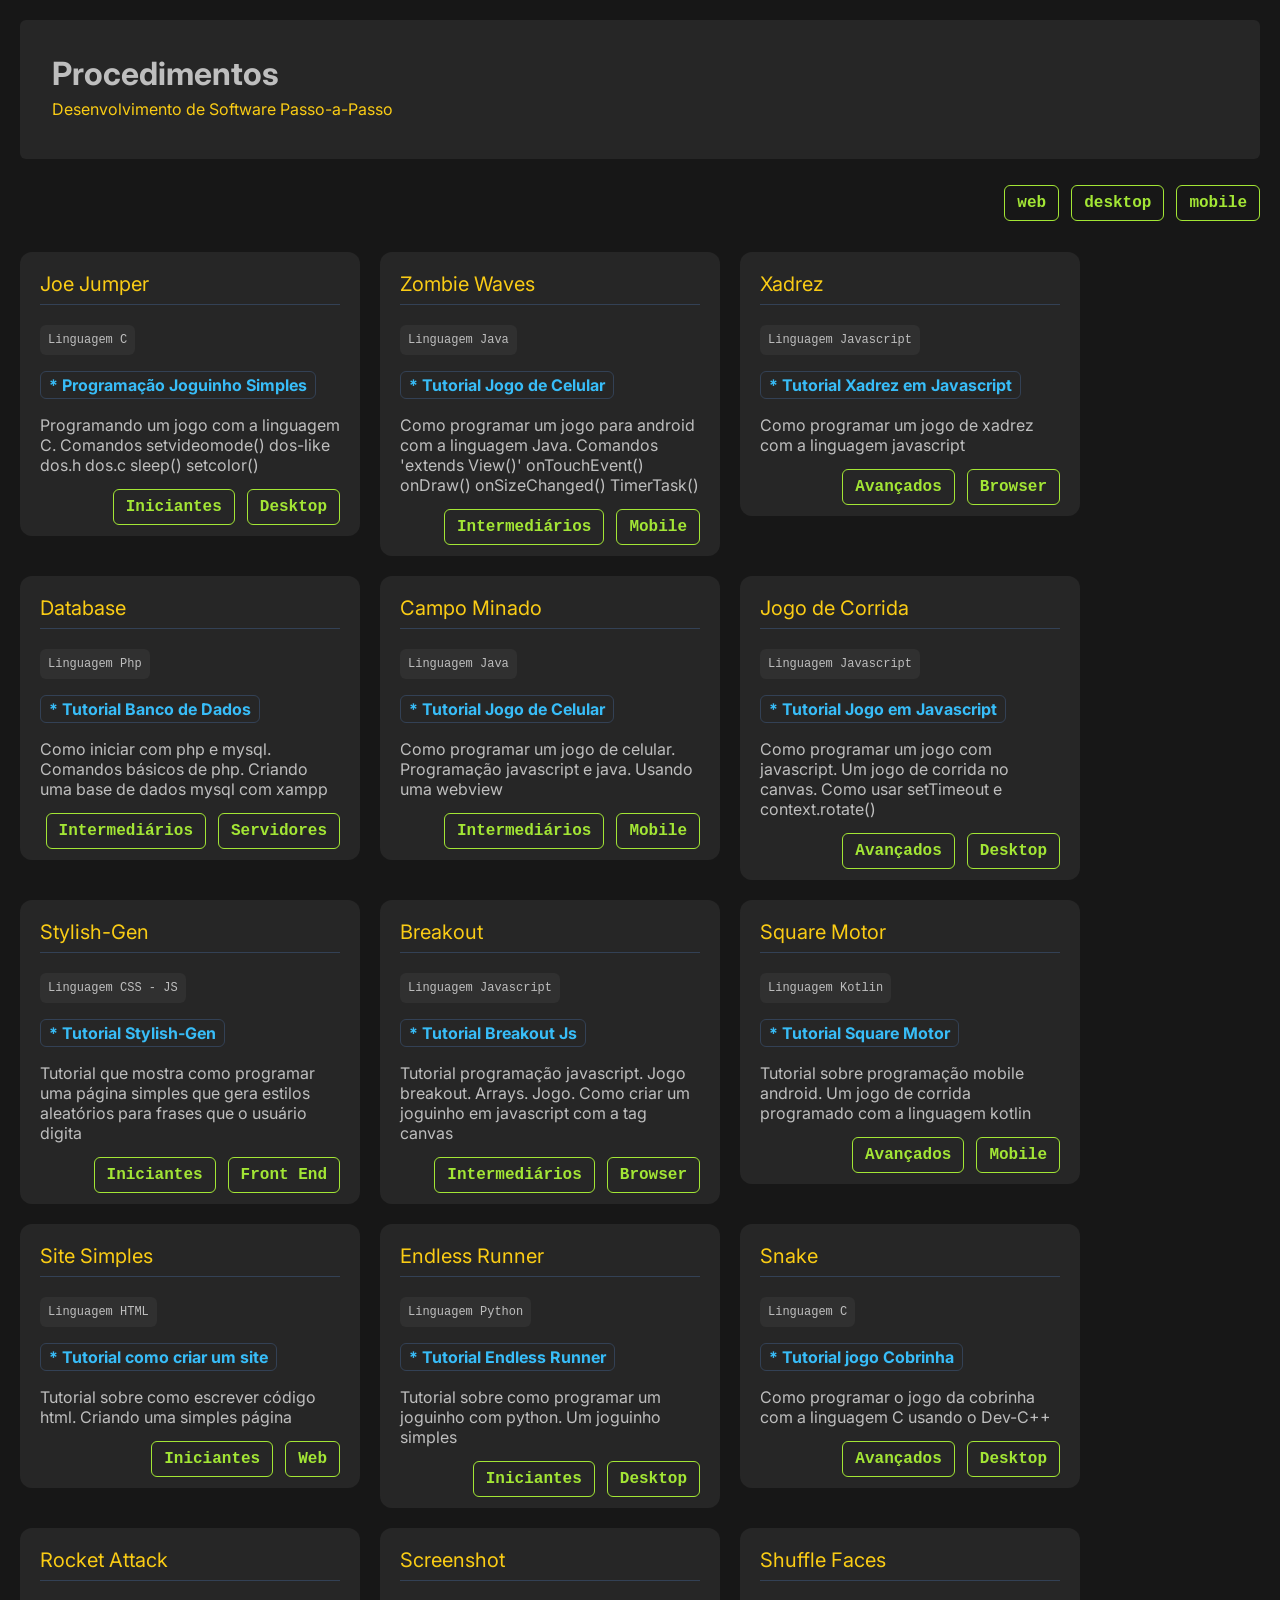
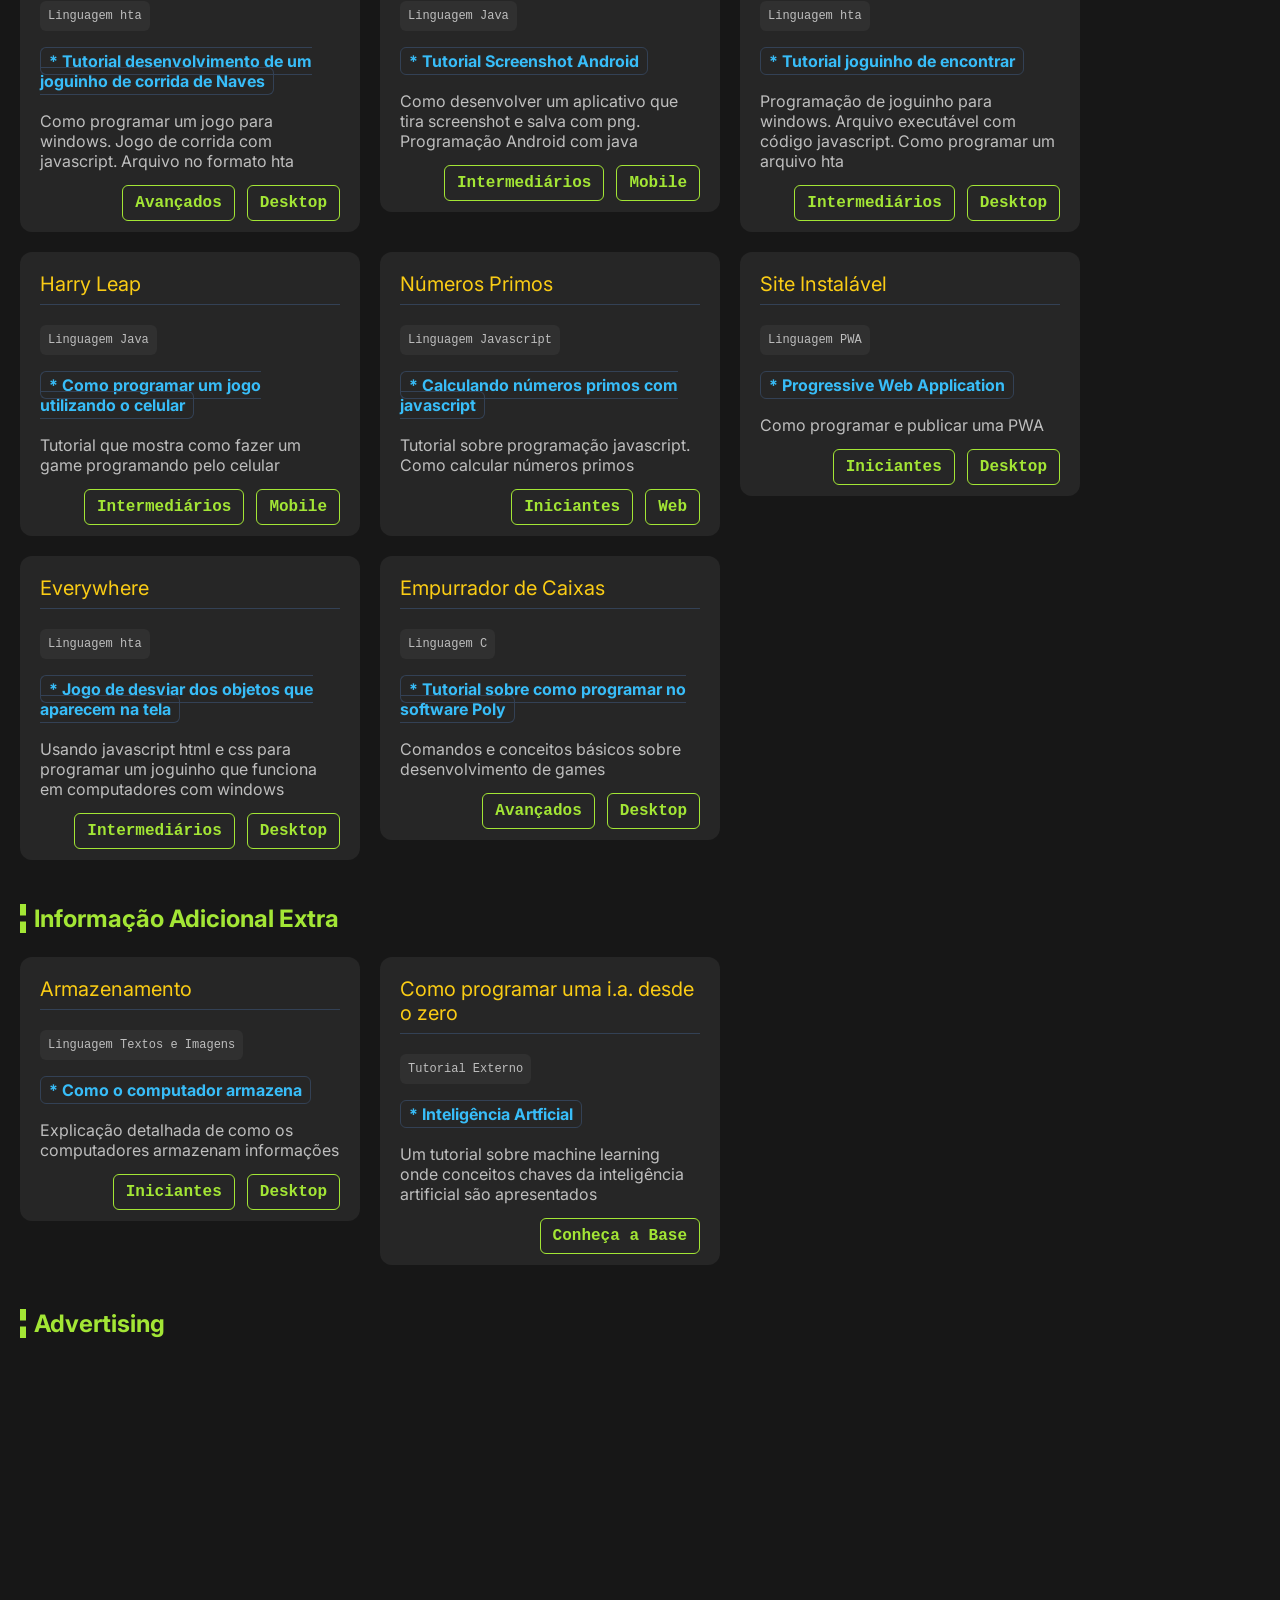
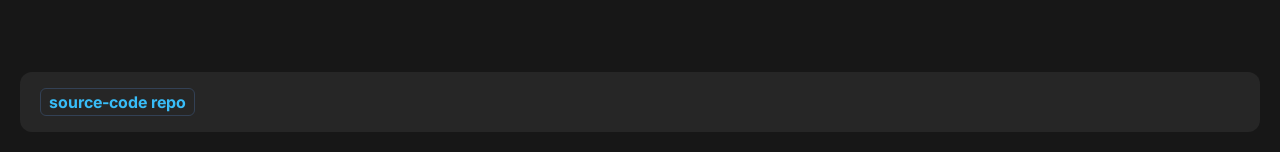
<file: index.html>
<!DOCTYPE html>
<html lang="pt-br">
<head>
<title>Procedimentos</title>
<link rel="stylesheet" href="https://fonts.googleapis.com/css2?family=Inter&display=swap" />
<meta name="description" content="Tutoriais sobre programação para jogos em diversas linguagens de programação. Desenvolvimento de software a partir da programação.">
<meta charset="utf-8">
<meta name="viewport" content="width=device-width">
<style>
body{font-family:Inter;background:#171717;color:#bebebe;margin:20px;}
header{background:#262626;cursor:pointer;border-radius:6px;padding:12px 32px 24px;}
h1{margin:22px 0px -10px 0px;color:#bebebe;}
p{color:#facc15;}
.badge{background:#303030;padding:8px;border-radius:6px;font-size:12px;font-family:Courier;line-height:30px;}
.card{width:300px;margin-right:20px;margin-bottom:20px;display:inline-block;vertical-align:top;}
.card p{text-align:left;padding-bottom:14px;color:#94a3b8;}
.links{text-align:right;}
.links a{text-decoration:none;color:#a3e635;padding:8px 12px;border-radius:6px;border:1px solid #a3e635;font-family:Courier;}
.title{text-align:left;font-size:20px;padding-bottom:8px;display:flex;align-items:center;cursor:pointer;border-bottom:1px solid #334155;color:#facc15;}
#main{padding-left:20px;padding-right:20px;}
article{border-radius:6px;background:#262626;border-radius:12px;padding:20px;}
a{cursor:pointer;color:#38bdf8;font-weight:bold;text-decoration:none;background:38bdf8;border:1px solid #334155;padding:3px 8px;border-radius:6px;}
b{color:#facc15;font-size:18px;}
h3{border-left:6px dashed #a3e635;color:#a3e635;padding-left:8px;font-size:24px;}
li{margin-left:30px;}
small{float:right;color:#5c5c5c;cursor:pointer;padding:0px 6px 6px;}
.imagem{width:100%;max-width:500px;cursor:pointer;}
@keyframes pisca{0%{opacity:1;}1%{opacity:0.5;}2%{opacity:1;}
}
</style>
<link href="prism.css" rel="stylesheet">
</head>

<body onhashchange="main();">
    <header onclick="location.href='index.html';">
        <h1 onclick="if(location.hash=='')listacategorias('todos');else location.hash='';">Procedimentos</h1>
        <p>Desenvolvimento de Software Passo-a-Passo</p>
    </header><br>

    <div id="main"></div>
	<h1>
		<a</a>
	</h1>
	<main></main>
	<article>
		<a href="https://github.com/baideruls/Procedimentos">
			<span>source-code repo</span>
		</a>
	</article>
</body>

<script>
procedimentos=[];
etapas=[];

function main(){
	procedimento=parseInt(location.hash.substring(1));
	if(!(procedimento>-1&&procedimento<procedimentos.length))procedimento=-1;
	if(procedimento==-1)listacategorias('todos'); //tela menu
	else{ //tela detalhes
		scrollTo(0,0);
		conteudo='';
		for(x=0;x<etapas[procedimento].length;x++)conteudo+=etapas[procedimento][x].replace("<h2>","<article><div class=title><span class=badge>"+(x*10+parseInt(Math.random()*10))+"."+parseInt(Math.random()*10)+"</span>&nbsp;").replace("</h2>","</div><br>")+"</article><br>";
		conteudo+="<article><div class=title><span class=badge>"+(x*10+parseInt(Math.random()*10))+"."+parseInt(Math.random()*10)+"</span> &nbsp; Deixe Comentários</div><br><div id=disqus_thread></div></article><br>";
		document.getElementsByTagName("main")[0].innerHTML=conteudo;
		disqus_config=function(){
			this.page.url=location.href;
			this.page.identifier=location.href;
		};
		Prism.highlightAll();
		s=document.createElement('script');
		s.src='https://tutoriais-procedimentos.disqus.com/embed.js';
		s.setAttribute('data-timestamp', +new Date());
		(document.head||document.body).appendChild(s);
	}
}
function listacategorias(c){
	conteudo='';
	conteudo+="<div class=links><a onclick=\"listacategorias('w');\">web</a> &nbsp; <a onclick=\"listacategorias('d');\">desktop</a> &nbsp; <a onclick=\"listacategorias('m');\">mobile</a></div><br><br>";
	for(x=0;x<procedimentos.length;x++)if(c=="todos"||procedimentos[x][6]==c)if(x!=17)conteudo+=cardprocedimento(x);
	conteudo+="<h3>Informação Adicional Extra</h3>";
	conteudo+=cardprocedimento(17);
	conteudo+="<article onclick=\"window.open('https://baideruls.github.io/Perceptron','_blank');\" class='card'><div class=title>Como programar uma i.a. desde o zero</div><br><span class=badge>Tutorial Externo</span><br><br><a> * Inteligência Artficial</a><br><br>Um tutorial sobre machine learning onde conceitos chaves da inteligência artificial são apresentados<br><br><div class=links><a>Conheça a Base</a></div></article>";
	conteudo+="<h3>Advertising</h3>";
	conteudo+="<iframe src=https://baideruls.github.io/baiderulsads/baiderulsads.html style='width:326px;height:306px;border:none;'></iframe>";
	document.getElementsByTagName("main")[0].innerHTML=conteudo;
}
animacao=0;
function cardprocedimento(x){return "<article style='animation:pisca 7s "+(animacao++%7)+"s infinite;' onclick=\"location.hash='"+x+"';\" class='"+procedimentos[x][6]+" card'><div class=title>"+procedimentos[x][0]+"</div><br><span class=badge>Linguagem "+procedimentos[x][2]+"</span><br><br><a> * "+procedimentos[x][4]+"</a><br><br>"+procedimentos[x][5]+"<br><br><div class=links><a>"+procedimentos[x][3]+"</a> &nbsp; <a>"+procedimentos[x][1]+"</a></div></article>";}

// --- db.js
procedimentos=[
["Joe Jumper","Desktop","C","Iniciantes","Programação Joguinho Simples","Programando um jogo com a linguagem C. Comandos setvideomode() dos-like dos.h dos.c sleep() setcolor()","d"],
["Zombie Waves","Mobile","Java","Intermediários","Tutorial Jogo de Celular","Como programar um jogo para android com a linguagem Java. Comandos 'extends View()' onTouchEvent() onDraw() onSizeChanged() TimerTask()","m"],
["Xadrez","Browser","Javascript","Avançados","Tutorial Xadrez em Javascript","Como programar um jogo de xadrez com a linguagem javascript","w"],
["Database","Servidores","Php","Intermediários","Tutorial Banco de Dados","Como iniciar com php e mysql. Comandos básicos de php. Criando uma base de dados mysql com xampp","w"],
["Campo Minado","Mobile","Java","Intermediários","Tutorial Jogo de Celular","Como programar um jogo de celular. Programação javascript e java. Usando uma webview","m"],
["Jogo de Corrida","Desktop","Javascript","Avançados","Tutorial Jogo em Javascript","Como programar um jogo com javascript. Um jogo de corrida no canvas. Como usar setTimeout e context.rotate()","d"],
["Stylish-Gen","Front End","CSS - JS","Iniciantes","Tutorial Stylish-Gen","Tutorial que mostra como programar uma página simples que gera estilos aleatórios para frases que o usuário digita","w"],
["Breakout","Browser","Javascript","Intermediários","Tutorial Breakout Js","Tutorial programação javascript. Jogo breakout. Arrays. Jogo. Como criar um joguinho em javascript com a tag canvas","w"],
["Square Motor","Mobile","Kotlin","Avançados","Tutorial Square Motor","Tutorial sobre programação mobile android. Um jogo de corrida programado com a linguagem kotlin","m"],
["Site Simples","Web","HTML","Iniciantes","Tutorial como criar um site","Tutorial sobre como escrever código html. Criando uma simples página","w"],
["Endless Runner","Desktop","Python","Iniciantes","Tutorial Endless Runner","Tutorial sobre como programar um joguinho com python. Um joguinho simples","d"],
["Snake","Desktop","C","Avançados","Tutorial jogo Cobrinha","Como programar o jogo da cobrinha com a linguagem C usando o Dev-C++","d"],
["Rocket Attack","Desktop","hta","Avançados","Tutorial desenvolvimento de um joguinho de corrida de Naves","Como programar um jogo para windows. Jogo de corrida com javascript. Arquivo no formato hta","d"],
["Screenshot","Mobile","Java","Intermediários","Tutorial Screenshot Android","Como desenvolver um aplicativo que tira screenshot e salva com png. Programação Android com java","m"],
["Shuffle Faces","Desktop","hta","Intermediários","Tutorial joguinho de encontrar","Programação de joguinho para windows. Arquivo executável com código javascript. Como programar um arquivo hta","d"],
["Harry Leap","Mobile","Java","Intermediários","Como programar um jogo utilizando o celular","Tutorial que mostra como fazer um game programando pelo celular","m"],
["Números Primos","Web","Javascript","Iniciantes","Calculando números primos com javascript","Tutorial sobre programação javascript. Como calcular números primos","w"],
["Armazenamento","Desktop","Textos e Imagens","Iniciantes","Como o computador armazena","Explicação detalhada de como os computadores armazenam informações","e"],
["Site Instalável","Desktop","PWA","Iniciantes","Progressive Web Application","Como programar e publicar uma PWA","d"],
["Everywhere","Desktop","hta","Intermediários","Jogo de desviar dos objetos que aparecem na tela","Usando javascript html e css para programar um joguinho que funciona em computadores com windows","d"],
["Empurrador de Caixas","Desktop","C","Avançados","Tutorial sobre como programar no software Poly","Comandos e conceitos básicos sobre desenvolvimento de games","d"]];
etapas[0]=[`<h2>Programar Jogo na Linguagem C</h2>Esse tutorial é indicado para iniciantes.<br><br>O tutorial mostra passo-a-passo como desenvolver um joguinho simples.<br><br><img class=imagem src=res/0/ss7.png onclick="window.open(this.src,'_blank');"><br><br>O foco do tutorial é escrita de código, mas além disso também é necessário instalar um compilador.`,
`<h2>Download do Compilador</h2><a href=res/0/Tutorial.zip>Esse arquivo</a> contém o compilador.<br><br>Compilador é um software que recebe código-fonte e transforma em arquivo executável.<br><br>Baixe o compilador e extraia a pasta 'Tutorial' para a área de trabalho.`,
`<h2>Começando a Escrever</h2>Para ver como compilar abra o bloco de notas e digite:<pre><code class="language-c">hello world</code></pre>Salve o arquivo na pasta 'Tutorial'<br><br>Clique em "Arquivo -> Salvar Como"<br><br>Dê o nome "jogo.c" para o arquivo.<br><br>No campo "Tipo" selecione a opção "Todos os Arquivos"<br><br><img class=imagem src=res/0/ss1.png onclick="window.open(this.src,'_blank');"><br><br>Com isso a gente já criou o arquivo que vai conter o código-fonte que o compilador vai transformar em executável.<br><br>Mas por enquanto o conteúdo do arquivo ainda não é código-fonte.<br><br>A linguagem C tem umas regras que esse tutorial vai explicar.`,
`<h2>Conhecendo o Compilador</h2>Para começar vamos tentar compilar esse arquivo:<br><br>Com as teclas de atalho 'windows + r' o windows abre uma janelinha para receber um comando:<br><br><img class=imagem src=res/0/ss2.png onclick="window.open(this.src,'_blank');"><br><br>Digite "cmd" e aperte "enter".<br><br>Isso abre a tela do prompt/ms-dos<br><br>Digite "cd Desktop"<br><br>Isso significa "change directory para a área de trabalho"<br><br>Depois digite "cd Tutorial"<br><br><img class=imagem src=res/0/ss3.png onclick="window.open(this.src,'_blank');"><br><br>O compilador está dentro da pasta 'tcc' mas não vamos andar até lá porque o código-fonte está na pasta 'Tutorial'.<br><br>O comando para usar o compilador fica:<pre><code class="language-c">tcc/tcc jogo.c</code></pre>`,
`<h2>Código em Linguagem C</h2>Quando esse comando é executado o compilador exibe uma <b>'mensagem de erro'</b> na janelinha do ms-dos.<br>Porque esse código é inválido.<br><br><img class=imagem src=res/0/ss4.png onclick="window.open(this.src,'_blank');"><br><br>Vamos editar o arquivo 'jogo.c' para que o compilador gere um arquivo executável.<br><br>Digite:<pre><code class="language-c">#include&lt;stdio.h>\nint main(){\n	printf("hello world");\n	return 0;\n}</code></pre>e salve.<br><br>Nessas cinco linhas tem um código-fonte que o compilador entende.<br><br>Se mandar para o compilador <b>(com o comando 'tcc/tcc jogo.c')</b> ele deve gerar um arquivo executável.<br>Se ele exibir alguma 'mensagem de erro' pode ser erro de digitação ou o ms-dos não está no diretório 'Tutorial'<br><br>Essa linha do <b>'include'</b> desbloqueia a função <b>'printf'</b> (que serve para exibir uma mensagem na tela)<br><br>Essa linha do <b>main()</b> indica para o compilador que aí começa o código.<br><br>A linha <b>'printf'</b> envia essa string para a tela.`,
`<h2>Arquivo Executável</h2>Com o comando <b>'tcc/tcc jogo.c'</b> um arquivo chamado jogo.exe deve ser gerado.<br><br>\nEsse arquivo pode ser executado com duplo-clique do mouse mas por enquanto vamos utilizar o ms-dos para executá-lo.<br><br>\nDigite 'jogo.exe'<br><br>\nSe tudo está certo, uma mensagem "hello world" deve ser exibida no prompt !<br><br>\nIsso significa que o comando 'printf' funcionou<br>\no 'include' funcionou<br>\na 'função main' funcionou<br>\no compilador funcionou<br>\ne o executável funcionou.<br><br>\nAgora vamos editar esse código-fonte para começar a programar o joguinho.\n`,
`<h2>Tiny C Compiler & dos-like</h2>Os arquivos dentro da pasta 'dos-like' são uma extensão do compilador 'tcc'<br><br>\ntcc é 'tiny C compiler'<br><br>\nO conteúdo da pasta 'dos-like' são uns arquivos que servem para que o desenvolvedor gere softwares baseado em 'ms-dos'.<br>\nÉ tipo uma homenagem à época do início da popularização da computação.<br><br>\nA iniciativa 'dos-like' é interessante para nós porque serve para mostrar como era programar computadores nessa época.<br><br>\nÀ partir daqui esse tutorial não vai mais usar o comando printf\n`,
`<h2>Modo Gráfico</h2>O jogo utilizará o modo gráfico do ms-dos para desenhar os elementos na tela<br><br>\nA linha do 'include stdio' pode ser apagada<br><br>\nVamos usar o comando include para vincular o código da iniciativa <b>dos-like</b><pre><code class="language-c">#include "dos-like/dos.h"</code></pre>\nA linha do 'printf' deve ser apagada.<br><br>\nNo seu lugar vai a linha que coloca a tela no modo grafico do ms-dos:<pre><code class="language-c">	setvideomode(videomode_320x200);</code></pre>\nDentro de um loop (que é encerrado quando o user pressiona 'Esc') vão os comandos que desenham na tela<br><br>\nO comando que escolhe a cor cinza claro para desenhar o background do jogo:<pre><code class="language-c">		setcolor(15);</code></pre>\nUma variável chamada <b>background</b> amazena 8 números correspondentes a 4 coordenadas (x,y) do background<br>\n(20,30)=canto superior esquerdo<br>\n(300,30)=canto superior direito<br>\n(300,100)=canto inferior direito<br>\n(20,100)=canto inferior esquerdo<pre><code class="language-c">		int background[8]={20,30,300,30,300,100,20,100};</code></pre>\nO comando <b>fillpoly</b> preenche na tela o retângulo descrito nessas 4 coordenadas.<pre><code class="language-c">		fillpoly(background,4);</code></pre>\nA função <b>waitvbl</b> é parte importante da biblioteca <b>dos-like</b><br><br>\nO código do arquivo <b>jogo.c</b> fica:<pre><code class="language-c">#include "dos-like/dos.h"\nint main(){\n	setvideomode(videomode_320x200);\n	while(!keystate(KEY_ESCAPE)){\n		setcolor(15);\n		int background[8]={20,30,300,30,300,100,20,100};\n		fillpoly(background,4);\n		waitvbl();\n	}\n	return 0;\n}</code></pre>\nPara compilar (gerar o arquivo executável) o comando mudou para:<pre><code class="language-c">tcc/tcc jogo.c dos-like/dos.c</code></pre>\n(porque é preciso vincular o 'dos-like' no executável)<br><br>\n<b>Verifique</b> se o prompt exibe alguma 'mensagem de erro'.<br>\nSe tudo ocorreu bem o arquivo jogo.exe foi gerado novamente e ele <b>agora</b> exibe uma tela assim:<br><br>\n<img class=imagem src=res/0/ss5.png onclick="window.open(this.src,'_blank');">\n`,
`<h2>Desenhando o Obstáculo</h2>Ainda dentro do loop vamos criar uma variável <b>obs1</b> que vai armazenar 6 números.<br><br>\nSão as coordenadas dos vértices de um triângulo.<br><br>\nO obstáculo irá se mover pela tela, mas por enquanto ele fica fixo em uma posição.<pre><code class="language-c">		setcolor(12);\n		int obs1[6]={292,98,296,88,300,98};\n		fillpoly(obs1,3);</code></pre>\nQuando gera novamente o arquivo (e executa ele), a tela deve ficar assim:<br><br>\n<img class=imagem src=res/0/ss6.png onclick="window.open(this.src,'_blank');"><br><br>\nVerifique se não tem erro na hora de gerar o .exe pois pode acontecer de não gerar um <b>novo arquivo</b> e você rodar uma versão (do exe) sem as alterações\n`,
`<h2>Fazendo o obstáculo se mover</h2>A gente cria uma variável obstaculo1 com a posição do obstáculo.<br><br>\nDaí a gente incrementa o valor dessa variável de tempos em tempos (milissegundos)<br><br>\nE desenha novamente o background e o obstáculo (na posição atualizada)<pre><code class="language-c">#include "dos-like/dos.h"\nint main(){\n	int obstaculo1=0;\n	setvideomode(videomode_320x200);\n	while(!keystate(KEY_ESCAPE)){\n		setcolor(15);\n		int background[8]={20,30,300,30,300,100,20,100};\n		fillpoly(background,4);\n		setcolor(12);\n		obstaculo1=(obstaculo1+3)%274;\n		int obs1[6]={292-obstaculo1,98,296-obstaculo1,88,300-obstaculo1,98};\n		if(obstaculo1>0)fillpoly(obs1,3);\n		sleep(20);\n		waitvbl();\n	}\n	return 0;\n}</code></pre>\nA função <b>sleep</b> serve para 'esperar passar' 20 milissegundos (e depois continuar...)\n`,
`<h2>Desenhando o Joe</h2><pre><code class="language-c">		setcolor(2);\n		int cabeca[8]={52,80,56,80,56,83,52,83};\n		fillpoly(cabeca,4);\n		int bracos[8]={48,84,60,84,60,86,48,86};\n		fillpoly(bracos,4);\n		int tronco[8]={53,86,56,86,56,91,53,91};\n		fillpoly(tronco,4);\n		int pernadir[8]={52,91,54,91,54,98,52,98};\n		fillpoly(pernadir,4);\n		int pernaesq[8]={55,91,57,91,57,98,55,98};\n		fillpoly(pernaesq,4);</code></pre>\n`,
`<h2>Fazendo o Joe Pular</h2>Assim como para alterar a posição do obstáculo basta alterar uma variável...<br>\ncom o Joe também será assim.<br><br>\nA variável <b>altura</b> indicará onde o Joe será desenhado.<br><br>\nAs variáveis cabeça,braços,tronco e pernas terão valores baseados na altura.<pre><code class="language-c">	int altura=0;</code></pre><pre><code class="language-c">		int cabeca[8]={52,80-altura,56,80-altura,56,83-altura,52,83-altura};\n		fillpoly(cabeca,4);\n		int bracos[8]={48,84-altura,60,84-altura,60,86-altura,48,86-altura};\n		fillpoly(bracos,4);\n		int tronco[8]={53,86-altura,56,86-altura,56,91-altura,53,91-altura};\n		fillpoly(tronco,4);\n		int pernadir[8]={52,91-altura,54,91-altura,54,98-altura,52,98-altura};\n		fillpoly(pernadir,4);\n		int pernaesq[8]={55,91-altura,57,91-altura,57,98-altura,55,98-altura};\n		fillpoly(pernaesq,4);</code></pre>\nPara tratar o pulo serão necessárias 5 condições:\n<li>se o joe está no chão e começa o pulo</li>\n<li>se o joe está subindo</li>\n<li>se o joe está descendo</li>\n<li>o momento que ele para de subir</li>\n<li>o momento que ele para de descer</li><pre><code class="language-c">		if(altura==0&&keystate(KEY_UP))altura=5;\n		if(altura%4==1)altura+=4;\n		if(altura%4==3)altura-=4;\n		if(altura>28)altura=31;\n		if(altura&lt;2)altura=0;</code></pre>\n`,
`<h2>Acabamento</h2>Na versão final está implementada a detecção da colisão e	um 'restart da fase':<pre><code class="language-c">#include "dos-like/dos.h"\nint obstaculo1,obstaculo2,obstaculo3,altura,gameover;\nvoid init(){\n	obstaculo1=-250;\n	obstaculo2=-250;\n	obstaculo3=-250;\n	altura=0;\n	gameover=0;\n}\nint main(){\n	setvideomode(videomode_320x200);\n	init();\n	while(!keystate(KEY_ESCAPE)){\n		if(gameover!=0){\n			if(keystate(KEY_UP))init();\n		}else{\n			if(altura==0&amp;&amp;keystate(KEY_UP))altura=5;\n			if(altura%4==1)altura+=4;\n			if(altura%4==3)altura-=4;\n			if(altura>28)altura=31;\n			if(altura&lt;2)altura=0;\n			setcolor(15);\n			int background[8]={20,30,300,30,300,100,20,100};\n			fillpoly(background,4);\n			setcolor(2);\n			int cabeca[8]={52,80-altura,56,80-altura,56,83-altura,52,83-altura};\n			fillpoly(cabeca,4);\n			int bracos[8]={48,84-altura,60,84-altura,60,86-altura,48,86-altura};\n			fillpoly(bracos,4);\n			int tronco[8]={53,86-altura,56,86-altura,56,91-altura,53,91-altura};\n			fillpoly(tronco,4);\n			int pernadir[8]={52,91-altura,54,91-altura,54,98-altura,52,98-altura};\n			fillpoly(pernadir,4);\n			int pernaesq[8]={55,91-altura,57,91-altura,57,98-altura,55,98-altura};\n			fillpoly(pernaesq,4);\n			setcolor(12);\n			obstaculo1=(obstaculo1+3)%274;\n			obstaculo2=(obstaculo2+4)%274;\n			obstaculo3=(obstaculo3+5)%274;\n			int obs1[6]={292-obstaculo1,98,296-obstaculo1,88,300-obstaculo1,98};\n			int obs2[6]={292-obstaculo2,98,296-obstaculo2,88,300-obstaculo2,98};\n			int obs3[6]={292-obstaculo3,98,296-obstaculo3,88,300-obstaculo3,98};\n			if(obstaculo1>0)fillpoly(obs1,3);\n			if(obstaculo2>0)fillpoly(obs2,3);\n			if(obstaculo3>0)fillpoly(obs3,3);\n			if(obstaculo1>232&amp;&amp;obstaculo1&lt;242&amp;&amp;altura&lt;9)gameover=1;\n			if(obstaculo2>232&amp;&amp;obstaculo2&lt;242&amp;&amp;altura&lt;9)gameover=1;\n			if(obstaculo3>232&amp;&amp;obstaculo3&lt;242&amp;&amp;altura&lt;9)gameover=1;\n			sleep(20);\n			waitvbl();\n		}\n	}\n	return 0;\n}</code></pre>`,
`<h2>Poly</h2>Conheça também o <a href=https://baideruls.github.io/Poly>software poly</a> que funciona como facilitador para programação em linguagem C`];
etapas[1]=[`<h2>Programando um joguinho de celular</h2>Esse tutorial se propõe a demonstrar como programar o joguinho sem <b>framework</b> ou <b>game-engine</b>.<br>\nProgramação java (nível intermediário)\n`,
`<h2>Imagens do Jogo</h2><a href=res/1/drawable.zip>Nesse link</a> estão todas as imagens utilizadas no jogo.<br><br>\nA maioria dessas imagens é disponibilizadas pelo site https://kenney.nl<br><br>\nSão poucas imagens porque esse é um jogo pequeno.\n`,
`<h2>Iniciando o projeto</h2>Na hora de iniciar o projeto escolha a opção '<b>activity em branco</b>' e dê o nome 'zombie.waves' ao pacote.<br><br>\n\nDepois que o compilador gerou a base do app, deve haver uma pasta <b>/main/</b> que contém uma pasta <b>/java/</b> e uma pasta <b>/res/</b> e um <b>Manifest</b><br><br>\n\n<img class=imagem src=res/1/screenshot1.png onclick="window.open(this.src,'_blank');">\n`,
`<h2>Editando o Manifest</h2>O arquivo <b>AndroidManifest.xml</b> armazena informações sobre o app, mas esse não é um arquivo de código-fonte java.<br>\nÉ como um <b>'arquivo de configuração'</b>.\n<pre><code class="language-markup">&lt;?xml version="1.0" encoding="utf-8"?>\n&lt;manifest xmlns:android="http://schemas.android.com/apk/res/android">\n\n	&lt;application\n			android:allowBackup="true"\n			android:label="zombie waves"\n			android:theme="@android:style/Theme.Black.NoTitleBar.Fullscreen"\n			android:icon="@drawable/attack">\n		&lt;activity\n				android:name=".MainActivity"\n				android:screenOrientation="landscape"\n				android:exported="true">\n			&lt;intent-filter>\n				&lt;action android:name="android.intent.action.MAIN"/>\n				&lt;category android:name="android.intent.category.LAUNCHER"/>\n			&lt;/intent-filter>\n		&lt;/activity>\n	&lt;/application>\n&lt;/manifest></code></pre>\n\nA linha <b>icon ... attack</b> vai apresentar erro porque a não tem uma imagem chamada '<b>attack.png</b>' na pasta <b>/drawable/</b><br>\nA imagem attack.png é a imagem do punho atacando.<br>\nEssa imagem é um botão no jogo e também é (definida no manifest) o ícone do app.<br><br>\n\nDá para deixar o ícone 'default' se você não quiser alterar essa parte do arquivo manifest.<br><br>\n\nAs alterações <b>significativas</b> para esse projeto são:\n<li>style Theme noTitleBar Fullscreen</li>\n<li>screenOrientation landscape</li><br>\n\nPode ser necessário incluir mais algumas linhas nesse arquivo (ou excluir algumas) dependendo do compilador/versão que voce usar.<br><br>\n\nEdite esse arquivo até que não haja erros que impeçam que o executável seja gerado.\n`,
`<h2>Incluindo as imagens no projeto</h2>Dentro da pasta <b>/main/</b> existe a pasta <b>/res/</b> e dentro dela várias outras pastas.<br><br>\nNessas pastas estão os <b>res</b>ources (recursos) do app.<br><br>\nRecursos como imagens, sons, arquivos, textos.<br><br>\n\nQuando o compilador gera a base do app esses recursos são gerados. <b>Mas nesse projeto não precisaremos deles.</b><br>\nTodos os recursos do jogo são as imagens que estão dentro da pasta drawable que está linkada no começo do tutorial<br><br>\n\n<img class=imagem src=res/1/screenshot2.png onclick="window.open(this.src,'_blank');"><br><br>\n\nExclua todas essas pastas de dentro da pasta <b>/res/</b><br>\nColoque no lugar a pasta drawable (descompactada)<br><br>\n\nDepois de excluir pode ser preciso editar mais um pouco o arquivo manifest.\n`,
`<h2>Escrevendo Código</h2>O foco desse tutorial é <b>código java</b>.<br>\nInstalar o compilador, editar o xml e mover os arquivos para os endereços corretos são parte do processo, mas isso não é escrever código.<br><br>\n\nDesse ponto em diante o tutorial apresentará técnicas de escrita de código.\n`,
`<h2>O arquivo MainActivity</h2>Esse é o arquivo que é executado quando o app inicia.<br><br>\n\nÉ melhor reescrever ele para que ele apenas se exiba.<br>\nAssim a gente elimina outros processamentos desnecessários.\n<pre><code class="language-java">package zombie.waves;\n\nimport android.app.Activity;\nimport android.os.Bundle;\nimport android.view.View;\n\npublic class MainActivity extends Activity {\n	protected void onCreate(Bundle bundle) {\n		super.onCreate(bundle);\n		setContentView(new View(this));\n	}\n}</code></pre>\n\nGere um arquivo <b>.apk</b> e instale em um celular.<br><br>\n\nSe você não fizer isso não adianta continuar nesse tutorial.\n`,
`<h2>extends View</h2>A gente cria uma nova classe chamada ZombieWaves.<br>\nA classe onde a maior parte do jogo fica descrita.\n<pre><code class="language-java">package zombie.waves;\n\nimport android.content.Context;\nimport android.view.View;\n\nclass ZombieWaves extends View {\n	public ZombieWaves(Context c) {\n		super(c);\n	}\n}</code></pre>\n`,
`<h2>Usando onDraw e Canvas</h2>O background do jogo é cinza claro e o chão é cinza mais escuro.<br><br>\nPara desenhar esses elementos na tela é preciso utilizar onDraw, Canvas, Paint, DrawRect e outros truques:\n<pre><code class="language-java">package zombie.waves;\n\nimport android.content.Context;\nimport android.graphics.Canvas;\nimport android.graphics.Color;\nimport android.graphics.Paint;\nimport android.view.View;\n\nclass ZombieWaves extends View {\n	Canvas canvas;\n	Paint paint;\n	float screenHeight, screenWidth, fractionScreenSize; //variáveis que armazenam o tamanho da tela desse celular\n\n	public ZombieWaves(Context c) {\n		super(c);\n	}\n\n	protected void onSizeChanged(int newWidth, int newHeight, int oldWidth, int oldHeight) { //essa função é executada automaticamente quando inicia\n		super.onSizeChanged(newWidth, newHeight, oldWidth, oldHeight);\n		screenWidth = newWidth;\n		screenHeight = newHeight;\n		fractionScreenSize = screenHeight / 600;\n	}\n\n	protected void onDraw(Canvas c) {\n		super.onDraw(c);\n		canvas = c;\n		paint = new Paint();\n\n		paint.setColor(Color.rgb(200, 200, 200));\n		canvas.drawRect(0, 0, screenWidth, (float) (0.74 * screenHeight), paint); //céu\n		paint.setColor(Color.rgb(160, 160, 160));\n		canvas.drawRect(0, (float) (0.74 * screenHeight), screenWidth, screenHeight, paint); //chão\n	}\n}</code></pre>\n\nNa chamada da função setContentView na classe <b>MainActivity</b> a gente passa uma 'nova' instância da classe ZombieWaves:\n<pre><code class="language-java">package zombie.waves;\n\nimport android.app.Activity;\nimport android.os.Bundle;\n\npublic class MainActivity extends Activity {\n	protected void onCreate(Bundle bundle) {\n		super.onCreate(bundle);\n		setContentView(new ZombieWaves(this));\n	}\n}</code></pre>\n\nCrie uma função <b>drawStage()</b> (metodo da classe ZombieWaves)<br>\nColoque dentro dela essas 4 linhas que desenham dois retângulos (céu e chão)<br>\ne chame a função de dentro da <b>onDraw</b>\n`,
`<h2>Colocando o Joe na tela</h2>A classe Joe:<pre><code class="language-java">package zombie.waves;\n\nclass Joe {\n	int position = 12;\n}</code></pre>\n\nUm atributo Bitmap na classe ZombieWaves:<pre><code class="language-java">import android.content.res.Resources;\nimport android.graphics.Bitmap;\nimport android.graphics.BitmapFactory;</code></pre><pre><code class="language-java">	Bitmap joeIdleLeft;</code></pre>\n\nUma variável chamada joe na classe ZombieWaves:<pre><code class="language-java">	Joe joe = new Joe();</code></pre>\n\n\nCalculando o tamanho coreto do Joe na tela:<pre><code class="language-java">		Resources resources = getResources();\n		joeIdleLeft = Bitmap.createScaledBitmap(BitmapFactory.decodeResource(resources, R.drawable.joeidleleft), (int) (130 * fractionScreenSize), (int) (130 * fractionScreenSize), true);</code></pre>\n\nO problema é que cada celular tem uma 'resolução de tela'<br>\nAlguns exibem 320px de largura, outros 400px, 460px...<br><br>\n\nPara lidar com essa situação o png é redimensionado<br>\nMultiplicado por um valor proporcional ao tamanho da tela<br><br>\n\ndraw png<br>\nNa função onDraw<pre><code class="language-java">		canvas.drawBitmap(joeIdleLeft, (int) (joe.position * screenWidth / 30), (int) (0.54 * screenHeight), paint);</code></pre>\n`,
`<h2>Mudando a posição do Joe</h2>O jogo exibe um frame a cada 50 millisegundos.\n<pre><code class="language-java">import java.util.Timer;\nimport java.util.TimerTask;</code></pre><pre><code class="language-java">	TimerTask gameLoop = new TimerTask() {\n		public void run() {\n			//aqui vai o código do jogo (gameLoop)\n			//essa função vai calcular as posições e ações do joe e dos zumbis\n			invalidate();//call onDraw\n		}\n	};</code></pre>\n\nNa onSizeChanged<pre><code class="language-java">		new Timer().schedule(gameLoop, 0, 50);</code></pre>\n\nVariável na classe Joe:<pre><code class="language-java">	boolean direction;</code></pre>\n\nColocar os botões na tela não é complicado:<pre><code class="language-java">	Bitmap leftButton, rightButton, attackButton;</code></pre><pre><code class="language-java">		leftButton = Bitmap.createScaledBitmap(BitmapFactory.decodeResource(resources, R.drawable.left), (int) (120 * fractionScreenSize), (int) (120 * fractionScreenSize), true);\n		rightButton = Bitmap.createScaledBitmap(BitmapFactory.decodeResource(resources, R.drawable.right), (int) (120 * fractionScreenSize), (int) (120 * fractionScreenSize), true);\n		attackButton = Bitmap.createScaledBitmap(BitmapFactory.decodeResource(resources, R.drawable.attack), (int) (120 * fractionScreenSize), (int) (120 * fractionScreenSize), true);</code></pre><pre><code class="language-java">	void drawButtons() {\n		canvas.drawBitmap(leftButton, (int) (0.02 * screenWidth), (int) (0.77 * screenHeight), paint);\n		canvas.drawBitmap(rightButton, (int) (0.02 * screenWidth + 120 * fractionScreenSize), (int) (0.77 * screenHeight), paint);\n		canvas.drawBitmap(attackButton, (int) (0.92 * screenWidth - 120 * fractionScreenSize), (int) (0.77 * screenHeight), paint);\n	}\n</code></pre>\n\nO metodo <b>onTouchEvent</b> 'trata' a ação do user:<pre><code class="language-java">	boolean leftButtonPressed, rightButtonPressed;</code></pre>\n<pre><code class="language-java">	public boolean onTouchEvent(MotionEvent motionEvent) {\n		float x = motionEvent.getX();\n		float y = motionEvent.getY();\n		if (motionEvent.getAction() == MotionEvent.ACTION_UP) {\n			rightButtonPressed = false;\n			leftButtonPressed = false;\n		} else {\n			if (x < (0.02 * screenWidth) + (120 * fractionScreenSize) && y > 0.74 * screenHeight) {\n				joe.direction = true;\n				leftButtonPressed = true;\n			}\n			if (x > (0.02 * screenWidth) + (120 * fractionScreenSize) && x < (0.02 * screenWidth) + (300 * fractionScreenSize) && y > 0.74 * screenHeight) {\n				joe.direction = false;\n				rightButtonPressed = true;\n			}\n		}\n		return true;\n	}</code></pre>\n\nO código fica assim:<pre><code class="language-java">package zombie.waves;\n\nimport android.content.Context;\nimport android.content.res.Resources;\nimport android.graphics.Canvas;\nimport android.graphics.Color;\nimport android.graphics.Paint;\nimport android.view.View;\nimport android.graphics.Bitmap;\nimport android.graphics.BitmapFactory;\nimport android.view.MotionEvent;\n\nimport java.util.Timer;\nimport java.util.TimerTask;\n\nclass ZombieWaves extends View {\n	Joe joe = new Joe();\n	boolean leftButtonPressed, rightButtonPressed;\n\n	Canvas canvas;\n	Paint paint;\n	Bitmap joeIdleLeft, joeIdleRight;\n	Bitmap leftButton, rightButton, attackButton;\n\n	float screenHeight, screenWidth, fractionScreenSize; //variáveis que armazenam o tamanho da tela desse celular\n\n	public boolean onTouchEvent(MotionEvent motionEvent) {\n		float x = motionEvent.getX();\n		float y = motionEvent.getY();\n		if (motionEvent.getAction() == MotionEvent.ACTION_UP) {\n			rightButtonPressed = false;\n			leftButtonPressed = false;\n		} else {\n			if (x < (0.02 * screenWidth) + (120 * fractionScreenSize) && y > 0.74 * screenHeight) {\n				joe.direction = true;\n				leftButtonPressed = true;\n			}\n			if (x > (0.02 * screenWidth) + (120 * fractionScreenSize) && x < (0.02 * screenWidth) + (300 * fractionScreenSize) && y > 0.74 * screenHeight) {\n				joe.direction = false;\n				rightButtonPressed = true;\n			}\n		}\n		return true;\n	}\n\n	void joeStepLeft() {\n		joe.position--;\n	}\n\n	void joeStepRight() {\n		joe.position++;\n	}\n\n	TimerTask gameLoop = new TimerTask() {\n		public void run() {\n			if (leftButtonPressed && joe.position > 2) joeStepLeft();\n			if (rightButtonPressed && joe.position < 26) joeStepRight();\n			invalidate();//call onDraw\n		}\n	};\n\n	public ZombieWaves(Context c) {\n		super(c);\n	}\n\n	void drawButtons() {\n		canvas.drawBitmap(leftButton, (int) (0.02 * screenWidth), (int) (0.77 * screenHeight), paint);\n		canvas.drawBitmap(rightButton, (int) (0.02 * screenWidth + 120 * fractionScreenSize), (int) (0.77 * screenHeight), paint);\n		canvas.drawBitmap(attackButton, (int) (0.92 * screenWidth - 120 * fractionScreenSize), (int) (0.77 * screenHeight), paint);\n	}\n\n	void drawStage() {\n		paint.setColor(Color.rgb(200, 200, 200));\n		canvas.drawRect(0, 0, screenWidth, (float) (0.74 * screenHeight), paint); //céu\n		paint.setColor(Color.rgb(160, 160, 160));\n		canvas.drawRect(0, (float) (0.74 * screenHeight), screenWidth, screenHeight, paint); //chão\n	}\n\n	protected void onSizeChanged(int newWidth, int newHeight, int oldWidth, int oldHeight) { //essa função é executada automaticamente quando inicia\n		super.onSizeChanged(newWidth, newHeight, oldWidth, oldHeight);\n		screenWidth = newWidth;\n		screenHeight = newHeight;\n		fractionScreenSize = screenHeight / 600;\n\n		Resources resources = getResources();\n		joeIdleLeft = Bitmap.createScaledBitmap(BitmapFactory.decodeResource(resources, R.drawable.joeidleleft), (int) (130 * fractionScreenSize), (int) (130 * fractionScreenSize), true);\n		joeIdleRight = Bitmap.createScaledBitmap(BitmapFactory.decodeResource(resources, R.drawable.joeidleright), (int) (130 * fractionScreenSize), (int) (130 * fractionScreenSize), true);\n\n		leftButton = Bitmap.createScaledBitmap(BitmapFactory.decodeResource(resources, R.drawable.left), (int) (120 * fractionScreenSize), (int) (120 * fractionScreenSize), true);\n		rightButton = Bitmap.createScaledBitmap(BitmapFactory.decodeResource(resources, R.drawable.right), (int) (120 * fractionScreenSize), (int) (120 * fractionScreenSize), true);\n		attackButton = Bitmap.createScaledBitmap(BitmapFactory.decodeResource(resources, R.drawable.attack), (int) (120 * fractionScreenSize), (int) (120 * fractionScreenSize), true);\n\n		new Timer().schedule(gameLoop, 0, 50);\n	}\n\n	void drawJoe() {\n		Bitmap imgJoe;\n		if (joe.direction) {\n			imgJoe = joeIdleLeft;\n		} else {\n			imgJoe = joeIdleRight;\n		}\n		canvas.drawBitmap(imgJoe, (int) (joe.position * screenWidth / 30), (int) (0.54 * screenHeight), paint);\n	}\n\n	protected void onDraw(Canvas c) {\n		super.onDraw(c);\n		canvas = c;\n		paint = new Paint();\n\n		drawStage();\n		drawButtons();\n		drawJoe();\n	}\n}\n</code></pre>\n`,
`<h2>Colocando Zumbis na Tela</h2>\nZumbis se movem uma vez a cada 6 frames<br>\nPor isso existe a variável <b>moveDelay</b><br><br>\n\n<b>hittedDelay</b> é o tempo que o zumbi fica 'sentindo o ataque'\n<pre><code class="language-java">package zombie.waves;\n\nclass Zombie {\n	boolean direction;\n	int moveDelay;\n	int attackDelay;\n	int hittedDelay = 0;\n	int position = 12;\n	int energy;\n}</code></pre>\n\nA classe Joe fica assim:\n<pre><code class="language-java">package zombie.waves;\n\nclass Joe {\n	boolean direction;\n	int position = 12;\n	int energy = 4;\n	int score = 0;\n	int attackDelay = 0;\n	int hittedDelay = 0;\n}</code></pre>\n\nAtributo da classe ZombieWaves<pre><code class="language-java">	Zombie[] zombie = new Zombie[10];</code></pre>\n\nNa onSizeChanged<pre><code class="language-java">		qttZombies = 5;\n		for (int z = 0; z < 10; z++) zombie[z] = new Zombie();\n		for (int z = 0; z &lt; qttZombies; z++) setZombiePosition(zombie[z]);</code></pre>\n\nA função <b>setZombiePosition</b> coloca o zumbi na fila de zumbis que chegam.<br>\nEm uma posição mais ou menos aleatória.\n<pre><code class="language-java">	void setZombiePosition(Zombie z) {\n		z.moveDelay = new Random().nextInt(12);\n		z.direction = new Random().nextBoolean();\n		z.attackDelay = 10;\n		z.energy = 3;\n		int padding;\n		if (joe.score < 12) padding = 6;\n		else padding = 3;\n		if (z.direction) {\n			int far = 30;\n			for (int n = 0; n &lt; qttZombies; n++)\n				if (zombie[n].position > far) far = zombie[n].position;\n			z.position = far + padding + new Random().nextInt(padding) + 1;\n		} else {\n			int far = 3;\n			for (int n = 0; n &lt; qttZombies; n++)\n				if (zombie[n].position < far) far = zombie[n].position;\n			z.position = far - padding - new Random().nextInt(padding) - 1;\n		}\n	}\n</code></pre><pre><code class="language-java">import java.util.Random;</code></pre>\n\nNa gameLoop<pre><code class="language-java">				zombieWalk();</code></pre>\n<pre><code class="language-java">	void zombieWalk() {\n		for (int z = 0; z < qttZombies; z++) {\n			zombie[z].moveDelay--;\n			if (zombie[z].moveDelay < 1) {\n				if (zombie[z].direction) {\n					if (zombie[z].position > joe.position + 2) zombie[z].position--;\n					else zombie[z].position = joe.position + 2;\n				} else {\n					if (zombie[z].position < joe.position - 2) zombie[z].position++;\n					else zombie[z].position = joe.position - 2;\n				}\n				zombie[z].moveDelay = 6;\n			}\n		}\n	}</code></pre>\n\nA função que coloca o zumbi na tela:<pre><code class="language-java">	void drawZombie(Zombie z) {\n		Bitmap imgZombie;\n		if (z.direction) imgZombie = zombieWalkingLeft;\n		else imgZombie = zombieWalkingRight;\n		canvas.drawBitmap(imgZombie, (int) (z.position * screenWidth / 30), (int) (0.54 * screenHeight), paint);\n	}</code></pre>\n`,
`<h2>Código Final</h2>Com movimentação, ataques, delay do dano, tela de game-over e tudo mais\n<pre><code class="language-java">package zombie.waves;\n\nimport android.content.Context;\nimport android.content.res.Resources;\nimport android.graphics.Bitmap;\nimport android.graphics.BitmapFactory;\nimport android.graphics.Canvas;\nimport android.graphics.Color;\nimport android.graphics.Paint;\nimport android.view.MotionEvent;\nimport android.view.View;\n\nimport java.util.Random;\nimport java.util.Timer;\nimport java.util.TimerTask;\n\nclass ZombieWaves extends View {\n	Joe joe = new Joe();\n	Zombie[] zombie = new Zombie[10];\n\n	Canvas canvas;\n	Paint paint;\n\n	boolean leftButtonPressed, rightButtonPressed;\n\n	int qttZombies, endScreenDelay;\n\n	float screenHeight, screenWidth, fractionScreenSize;\n\n	Bitmap heartLeft, heartRight;\n	Bitmap leftButton, rightButton, attackButton;\n	Bitmap skull;\n\n	Bitmap joeIdleLeft, joeIdleRight;\n	Bitmap joeWalkingLeft, joeWalkingRight;\n	Bitmap joeAttackLeft, joeAttackRight;\n	Bitmap joeInjury;\n\n	Bitmap zombieWalkingLeft, zombieWalkingRight;\n	Bitmap zombieAttackLeft, zombieAttackRight;\n	Bitmap zombieInjury;\n\n	public ZombieWaves(Context context) {\n		super(context);\n	}\n\n	void drawStage() {\n		if (joe.energy == 0) paint.setColor(Color.rgb(240, 240, 240));\n		else paint.setColor(Color.rgb(200, 200, 200));\n		canvas.drawRect(0, 0, screenWidth, (float) (0.74 * screenHeight), paint);\n		paint.setColor(Color.rgb(160, 160, 160));\n		canvas.drawRect(0, (float) (0.74 * screenHeight), screenWidth, screenHeight, paint);\n	}\n\n	void drawButtons() {\n		canvas.drawBitmap(leftButton, (int) (0.02 * screenWidth), (int) (0.77 * screenHeight), paint);\n		canvas.drawBitmap(rightButton, (int) (0.02 * screenWidth + 120 * fractionScreenSize), (int) (0.77 * screenHeight), paint);\n		canvas.drawBitmap(attackButton, (int) (0.92 * screenWidth - 120 * fractionScreenSize), (int) (0.77 * screenHeight), paint);\n	}\n\n	void drawEnergyBar() {\n		for (int i = 0; i < joe.energy; i++) {\n			if (i % 2 == 0)\n				canvas.drawBitmap(heartLeft, (int) ((0.062 * screenHeight) + 53 * (i * fractionScreenSize)), (int) (0.05 * screenHeight), paint);\n			else\n				canvas.drawBitmap(heartRight, (int) ((0.062 * screenHeight) + 53 * (i * fractionScreenSize)), (int) (0.05 * screenHeight), paint);\n		}\n	}\n\n	void drawJoe() {\n		Bitmap imgJoe;\n		if (joe.hittedDelay > 0) imgJoe = joeInjury;\n		else if (joe.direction) {\n			if (joe.attackDelay > 0) imgJoe = joeAttackLeft;\n			else {\n				if (leftButtonPressed) imgJoe = joeWalkingLeft;\n				else imgJoe = joeIdleLeft;\n			}\n		} else {\n			if (joe.attackDelay > 0) imgJoe = joeAttackRight;\n			else {\n				if (rightButtonPressed) imgJoe = joeWalkingRight;\n				else imgJoe = joeIdleRight;\n			}\n		}\n		canvas.drawBitmap(imgJoe, (int) (joe.position * screenWidth / 30), (int) (0.54 * screenHeight), paint);\n	}\n\n	void drawZombie(Zombie z) {\n		Bitmap imgZombie;\n		if (z.hittedDelay != 0) imgZombie = zombieInjury;\n		else if (z.attackDelay < 5 && (z.position == joe.position + 2 || z.position == joe.position - 2)) {\n			if (z.direction) imgZombie = zombieAttackLeft;\n			else imgZombie = zombieAttackRight;\n		} else {\n			if (z.direction) imgZombie = zombieWalkingLeft;\n			else imgZombie = zombieWalkingRight;\n		}\n		canvas.drawBitmap(imgZombie, (int) (z.position * screenWidth / 30), (int) (0.54 * screenHeight), paint);\n	}\n\n	void drawScore() {\n		paint.setColor(Color.rgb(65, 65, 65));\n		canvas.drawRect(0.0f, 0.0f, screenWidth, screenHeight, paint);\n		paint.setColor(Color.rgb(2, 2, 2));\n		paint.setTextAlign(Paint.Align.RIGHT);\n		paint.setTextSize((float) (0.16 * (double) screenHeight));\n		canvas.drawText(joe.score + " x", (float) ((0.85 * (double) screenWidth)), (float) ((0.22 * (double) screenHeight)), paint);\n		canvas.drawBitmap(skull, (float) ((0.87 * (double) screenWidth)), (float) ((0.08 * (double) screenHeight)), paint);\n	}\n\n	void init() {\n		joe = new Joe();\n\n		qttZombies = 5;\n		for (int z = 0; z < 10; z++) zombie[z] = new Zombie();\n		for (int z = 0; z < qttZombies; z++) setZombiePosition(zombie[z]);\n\n		endScreenDelay = 22;\n	}\n\n	void joePunch() {\n		for (int z = 0; z < qttZombies; z++) {\n			if (joe.attackDelay == 4 && zombie[z].hittedDelay == 0 && ((!joe.direction && zombie[z].position == joe.position + 2) || (joe.direction && zombie[z].position == joe.position - 2))) {\n				zombie[z].hittedDelay = 4;\n				zombie[z].attackDelay = 10;\n				zombie[z].energy--;\n			}\n		}\n		if (joe.attackDelay > 0) joe.attackDelay--;\n	}\n\n	void zombieTake() {\n		for (int z = 0; z < qttZombies; z++) {\n			if (zombie[z].hittedDelay > 0) zombie[z].hittedDelay--;\n			if (zombie[z].energy == 0) {\n				setZombiePosition(zombie[z]);\n				joe.score++;\n				if (joe.score == 12) {\n					qttZombies = 10;\n					for (int j = 5; j < qttZombies; ++j) setZombiePosition(zombie[j]);\n				}\n			}\n		}\n	}\n\n	void zombieWalk() {\n		for (int z = 0; z < qttZombies; z++) {\n			zombie[z].moveDelay--;\n			if (zombie[z].moveDelay < 1) {\n				if (zombie[z].direction) {\n					if (zombie[z].position > joe.position + 2) zombie[z].position--;\n					else zombie[z].position = joe.position + 2;\n				} else {\n					if (zombie[z].position < joe.position - 2) zombie[z].position++;\n					else zombie[z].position = joe.position - 2;\n				}\n				zombie[z].moveDelay = 6;\n			}\n		}\n	}\n\n	void joeStepLeft() {\n		boolean canMove = true;\n		for (int z = 0; z < qttZombies; z++)\n			if (zombie[z].position == joe.position - 2) canMove = false;\n		if (canMove) joe.position--;\n	}\n\n	void joeStepRight() {\n		boolean canMove = true;\n		for (int z = 0; z < qttZombies; z++)\n			if (zombie[z].position == joe.position + 2) canMove = false;\n		if (canMove) joe.position++;\n	}\n\n	void zombiePunch() {\n		for (int z = 0; z < qttZombies; z++) {\n			if (zombie[z].hittedDelay == 0 && (zombie[z].position == joe.position + 2 || zombie[z].position == joe.position - 2))\n				zombie[z].attackDelay--;\n			if (zombie[z].attackDelay == 0) zombie[z].attackDelay = 20;\n			if (zombie[z].attackDelay == 4 && joe.hittedDelay == 0) {\n				joe.hittedDelay = 5;\n				joe.energy--;\n			}\n		}\n		if (joe.energy < 1) endScreenDelay = 22;\n	}\n\n	void setZombiePosition(Zombie z) {\n		z.moveDelay = new Random().nextInt(12);\n		z.direction = new Random().nextBoolean();\n		z.attackDelay = 10;\n		z.energy = 3;\n		int padding;\n		if (joe.score < 12) padding = 6;\n		else padding = 3;\n		if (z.direction) {\n			int far = 30;\n			for (int n = 0; n < qttZombies; n++)\n				if (zombie[n].position > far) far = zombie[n].position;\n			z.position = far + padding + new Random().nextInt(padding) + 1;\n		} else {\n			int far = 3;\n			for (int n = 0; n < qttZombies; n++)\n				if (zombie[n].position < far) far = zombie[n].position;\n			z.position = far - padding - new Random().nextInt(padding) - 1;\n		}\n	}\n\n	TimerTask gameLoop = new TimerTask() {\n		public void run() {\n			if (joe.energy > 0) {\n				joePunch();\n				zombieTake();\n				zombieWalk();\n				if (joe.hittedDelay > 0) joe.hittedDelay--;\n				if (leftButtonPressed && joe.position > 2 && joe.hittedDelay == 0) joeStepLeft();\n				if (rightButtonPressed && joe.position < 26 && joe.hittedDelay == 0) joeStepRight();\n				zombiePunch();\n			} else if (endScreenDelay > 0) endScreenDelay--;\n			invalidate();//call onDraw\n		}\n	};\n\n	public boolean onTouchEvent(MotionEvent motionEvent) {\n		float x = motionEvent.getX();\n		float y = motionEvent.getY();\n		if (joe.energy == 0 && endScreenDelay == 0 && x > 0.8 * screenWidth && y < 0.60 * screenHeight) {\n			init();\n		} else {\n			if (motionEvent.getAction() == MotionEvent.ACTION_UP) {\n				rightButtonPressed = false;\n				leftButtonPressed = false;\n			} else {\n				if (x < (0.02 * screenWidth) + (120 * fractionScreenSize) && y > 0.74 * screenHeight) {\n					joe.direction = true;\n					leftButtonPressed = true;\n				}\n				if (x > (0.02 * screenWidth) + (120 * fractionScreenSize) && x < (0.02 * screenWidth) + (300 * fractionScreenSize) && y > 0.74 * screenHeight) {\n					joe.direction = false;\n					rightButtonPressed = true;\n				}\n				if (x > 0.8 * screenWidth && y > 0.74 * screenHeight && joe.attackDelay == 0 && joe.hittedDelay == 0) {\n					joe.attackDelay = 4;\n				}\n			}\n		}\n		return true;\n	}\n\n	protected void onDraw(Canvas c) {\n		super.onDraw(c);\n		canvas = c;\n		paint = new Paint();\n		if (endScreenDelay == 0) drawScore();\n		else {\n			drawStage();\n			drawButtons();\n			drawEnergyBar();\n			drawJoe();\n			for (int z = 0; z < qttZombies; z++)\n				drawZombie(zombie[z]);\n		}\n	}\n\n	protected void onSizeChanged(int newWidth, int newHeight, int oldWidth, int oldHeight) { //called when app start\n		super.onSizeChanged(newWidth, newHeight, oldWidth, oldHeight);\n		screenWidth = newWidth;\n		screenHeight = newHeight;\n		fractionScreenSize = screenHeight / 600;\n\n		Resources resources = getResources();\n\n		heartLeft = Bitmap.createScaledBitmap(BitmapFactory.decodeResource(resources, R.drawable.heartleft), (int) (48 * fractionScreenSize), (int) (54 * fractionScreenSize), true);\n		heartRight = Bitmap.createScaledBitmap(BitmapFactory.decodeResource(resources, R.drawable.heartright), (int) (48 * fractionScreenSize), (int) (54 * fractionScreenSize), true);\n\n		leftButton = Bitmap.createScaledBitmap(BitmapFactory.decodeResource(resources, R.drawable.left), (int) (120 * fractionScreenSize), (int) (120 * fractionScreenSize), true);\n		rightButton = Bitmap.createScaledBitmap(BitmapFactory.decodeResource(resources, R.drawable.right), (int) (120 * fractionScreenSize), (int) (120 * fractionScreenSize), true);\n		attackButton = Bitmap.createScaledBitmap(BitmapFactory.decodeResource(resources, R.drawable.attack), (int) (120 * fractionScreenSize), (int) (120 * fractionScreenSize), true);\n\n		joeIdleLeft = Bitmap.createScaledBitmap(BitmapFactory.decodeResource(resources, R.drawable.joeidleleft), (int) (130 * fractionScreenSize), (int) (130 * fractionScreenSize), true);\n		joeIdleRight = Bitmap.createScaledBitmap(BitmapFactory.decodeResource(resources, R.drawable.joeidleright), (int) (130 * fractionScreenSize), (int) (130 * fractionScreenSize), true);\n		joeWalkingLeft = Bitmap.createScaledBitmap(BitmapFactory.decodeResource(resources, R.drawable.joewalkingleft), (int) (130 * fractionScreenSize), (int) (130 * fractionScreenSize), true);\n		joeWalkingRight = Bitmap.createScaledBitmap(BitmapFactory.decodeResource(resources, R.drawable.joewalkingright), (int) (130 * fractionScreenSize), (int) (130 * fractionScreenSize), true);\n		joeAttackLeft = Bitmap.createScaledBitmap(BitmapFactory.decodeResource(resources, R.drawable.joeattackleft), (int) (130 * fractionScreenSize), (int) (130 * fractionScreenSize), true);\n		joeAttackRight = Bitmap.createScaledBitmap(BitmapFactory.decodeResource(resources, R.drawable.joeattackright), (int) (130 * fractionScreenSize), (int) (130 * fractionScreenSize), true);\n		joeInjury = Bitmap.createScaledBitmap(BitmapFactory.decodeResource(resources, R.drawable.joeinjury), (int) (130 * fractionScreenSize), (int) (130 * fractionScreenSize), true);\n\n		zombieWalkingLeft = Bitmap.createScaledBitmap(BitmapFactory.decodeResource(resources, R.drawable.zombiewalkingleft), (int) (130 * fractionScreenSize), (int) (130 * fractionScreenSize), true);\n		zombieWalkingRight = Bitmap.createScaledBitmap(BitmapFactory.decodeResource(resources, R.drawable.zombiewalkingright), (int) (130 * fractionScreenSize), (int) (130 * fractionScreenSize), true);\n		zombieInjury = Bitmap.createScaledBitmap(BitmapFactory.decodeResource(resources, R.drawable.zombieinjury), (int) (130 * fractionScreenSize), (int) (140 * fractionScreenSize), true);\n		zombieAttackLeft = Bitmap.createScaledBitmap(BitmapFactory.decodeResource(resources, R.drawable.zombieattackleft), (int) (130 * fractionScreenSize), (int) (130 * fractionScreenSize), true);\n		zombieAttackRight = Bitmap.createScaledBitmap(BitmapFactory.decodeResource(resources, R.drawable.zombieattackright), (int) (130 * fractionScreenSize), (int) (130 * fractionScreenSize), true);\n\n		skull = Bitmap.createScaledBitmap(BitmapFactory.decodeResource(resources, R.drawable.skull), (int) (100 * fractionScreenSize), (int) (100 * fractionScreenSize), true);\n\n		init();\n		new Timer().schedule(gameLoop, 0, 50);\n	}\n}</code></pre>\n`,
`<h2>Arquivos do Projeto</h2>Código fonte do projeto <a href=res/1/zombiewaves.zip>Zombie Waves</a>.<br><br>\nO projeto bacamarte é bem parecido e tem <a href=res/1/bacamarte-kotlin.zip>código-fonte em kotlin</a> e <a href=res/1/bacamarte-java.zip>código-fonte em java</a> .`];
etapas[2]=[`<h2>Tutorial Programando Jogo de Xadrez</h2>Esse tutorial é indicado para programadores com conhecimento avançado em javascript.<br>\nO tutorial mostra como programar um jogo de xadrez.<br>\nO foco do tutorial é escrita de código.<br><br>\nO tutorial apresenta duas dicas que podem escapar ao programador iniciante:\n<li>Maiúsculas/Minúsculas.</li>\n<li>A lista de jogadas deve existir <b>antes</b> do user click.</li>\n`,
`<h2>Desenhando o Tabuleiro</h2>Em um arquivo chamado <b>jogo.htm</b> vai o todo o código-fonte.<br>\nCódigo HTML css js<br>\nTudo em um só arquivo.<br><br>\nA <b>tag &lt;table></b> é o esqueleto desse tutorial.<br>\ntable tr td<br><br>\nSerão 8 &lt;tr> cada um contendo 8 &lt;td><br><br>\nEm javascript uma variável armazena uma grande <b>HTMString</b> que o comando <b>innerHTML</b> atribui à página.<pre><code class="language-html">&lt;!doctype html>\n&lt;html>\n&lt;meta charset=utf-8>\n&lt;meta name=viewport content='width=device-width'>\n&lt;body style='background-color:#808080; margin:0px; height:100vh; display:flex; justify-content:center; align-items:center;'>&lt;/body>\n&lt;script>\nfunction renderSquare(s){\n	if((s+parseInt(s/8))%2) //background do quadrado\n		bgtdcolor="404040"; //cinza escuro\n	else\n		bgtdcolor="c0c0c0"; //cinza claro\n\n	htm+="&lt;td style='width:42px; height:42px; background-color:#"+bgtdcolor+";'>"; //o quadrado\n	htm+="&lt;div onclick='pickSquare("+s+");' style='width:32px; height:32px; margin:0px auto; text-align:center; font-size:22px; border-radius:50%; border:2px solid transparent;'>&amp;nbsp;&lt;/div>"; //um circulo transparente dentro do quadrado\n	htm+="&lt;/td>"; //o quadrado\n}\n\nhtm="&lt;table cellpadding=0 cellspacing=0 style='margin:30px;'>";\nfor(x=0;x&lt;8;x++){\n	htm+="&lt;tr>";\n	for(y=0;y&lt;8;y++)renderSquare((x*8)+y);\n	htm+="&lt;/tr>";\n}\ndocument.body.innerHTML=htm+"&lt;/table>";\n&lt;/script>\n&lt;/html></code></pre>\n`,
`<h2>Desenhando as Peças</h2>Em uma variável <b>(array)</b> ficam as posições das peças.<pre><code class="language-javascript">board=[ //variável array que armazena o jogo! as brancas são as maiúsculas\n'r','n','b','q','k','b','n','r',\n'p','p','p','p','p','p','p','p',\n' ',' ',' ',' ',' ',' ',' ',' ',\n' ',' ',' ',' ',' ',' ',' ',' ',\n' ',' ',' ',' ',' ',' ',' ',' ',\n' ',' ',' ',' ',' ',' ',' ',' ',\n'P','P','P','P','P','P','P','P',\n'R','N','B','Q','K','B','N','R'\n];</code></pre>\nExiste a possibilidade de se usar imagens para as peças, mas nesse tutorial usa-se <b>Unicode Chars</b><br><br>\nAbaixo vai o código que desenha o tabuleiro e coloca o Unicode-Char na posição devida.<pre><code class="language-html">&lt;!doctype html>\n&lt;html>\n&lt;meta charset=utf-8>\n&lt;meta name=viewport content='width=device-width'>\n&lt;body style='background-color:#808080; margin:0px; height:100vh; display:flex; justify-content:center; align-items:center;'>&lt;/body>\n&lt;script>\nboard=[ //variável array que armazena o jogo! as brancas são as maiúsculas\n'r','n','b','q','k','b','n','r',\n'p','p','p','p','p','p','p','p',\n' ',' ',' ',' ',' ',' ',' ',' ',\n' ',' ',' ',' ',' ',' ',' ',' ',\n' ',' ',' ',' ',' ',' ',' ',' ',\n' ',' ',' ',' ',' ',' ',' ',' ',\n'P','P','P','P','P','P','P','P',\n'R','N','B','Q','K','B','N','R'\n];\n\nfunction renderSquare(s){\n	if((s+parseInt(s/8))%2) //background do quadrado\n		bgtdcolor="404040"; //cinza escuro\n	else\n		bgtdcolor="c0c0c0"; //cinza claro\n\n	htm+="&lt;td style='width:42px; height:42px; background-color:#"+bgtdcolor+";'>"; //o quadrado\n\n	htm+="&lt;div onclick='pickSquare("+s+");' style='width:32px; height:32px; margin:0px auto; text-align:center; font-size:22px; border-radius:50%; border:2px solid "; //o circulo dentro do quadrado\n\n	if(board[s]!=' '){\n		htm+="#808080; background-color:#808080;'>"; //cor da borda do círculo igual a cor de dentro do círculo\n\n		switch(board[s]){\n			case 'p':htm+="&amp;#9823;";break; // &#9823; peao preto\n			case 'n':htm+="&amp;#9822;";break; // &#9822; cavalo preto\n			case 'b':htm+="&amp;#9821;";break; // &#9821; bispo preto\n			case 'r':htm+="&amp;#9820;";break; // &#9820; torre preto\n			case 'q':htm+="&amp;#9819;";break; // &#9819; rainha preto\n			case 'k':htm+="&amp;#9818;";break; // &#9818; rei preto\n			case 'P':htm+="&amp;#9817;";break; // &#9817; peao branco\n			case 'N':htm+="&amp;#9816;";break; // &#9816; cavalo branco\n			case 'B':htm+="&amp;#9815;";break; // &#9815; bispo branco\n			case 'R':htm+="&amp;#9814;";break; // &#9814; torre branco\n			case 'Q':htm+="&amp;#9813;";break; // &#9813; rainha branco\n			case 'K':htm+="&amp;#9812;";break; // &#9812; rei branco\n		}\n	}\n	else htm+="transparent;'>&amp;nbsp;"; //quadrado vazio\n\n	htm+="&lt;/div>"; //o circulo dentro do quadrado\n\n	htm+="&lt;/td>"; //o quadrado\n}\n\nhtm="&lt;table cellpadding=0 cellspacing=0 style='margin:30px;'>";\nfor(x=0;x&lt;8;x++){ //se o player joga com as brancas o board é exibido com as brancas embaixo\n	htm+="&lt;tr>";\n	for(y=0;y&lt;8;y++)renderSquare((x*8)+y);\n	htm+="&lt;/tr>";\n}\ndocument.body.innerHTML=htm+"&lt;/table>";\n&lt;/script>\n&lt;/html></code></pre>\n`,
`<h2>Fazendo a Peça Mudar de Posição</h2>Para implementar a mudança de posição das peças é necessário uma variável que armazena qual peça está para mudar.<pre><code class="language-javascript">function pickSquare(square){ //função que é executada quando o user seleciona (click) algum quadrado\n	if(whiteTurn&&(board[square]=='P'||board[square]=='N'||board[square]=='B'||board[square]=='R'||board[square]=='Q'||board[square]=='K'))selected=square;\n	if(!whiteTurn&&(board[square]=='p'||board[square]=='n'||board[square]=='b'||board[square]=='r'||board[square]=='q'||board[square]=='k'))selected=square;\n\n	for(x=0;x&lt;movesList.length;x++) //percorrendo a 'lista de jogadas válidas'\n		if(movesList[x][0]==selected&&movesList[x][1]==square){ //se o user clicou em um quadrado de uma jogada válida\n		move(selected,square);\n		selected=-1;\n		whiteTurn=!whiteTurn;\n	}\n\n	main(); //redesenha o tabuleiro\n}</code></pre>\n`,
`<h2>Uma lista de Jogadas</h2>Pode parecer uma ideia legal calcular a lista de <b>jogadas válidas</b> no momento que o user seleciona a peça.<br>\nMas não é uma boa ideia.<br>\nMinha experiência indica que essa lista deve ser gerada antes.<br><br>\nNo momento da seleção da peça já deve estar armazenada na memória uma lista de peças selecionáveis e posições ocupáveis.<br><br>\nTer a lista também é importante na hora de selecionar uma <b>jogada válida aleatória</b> para o jogador.<pre><code class="language-html">&lt;!doctype html>\n&lt;html>\n&lt;meta charset=utf-8>\n&lt;meta name=viewport content='width=device-width'>\n&lt;style>\n@keyframes slide{\n	from{right:1006px;}\n	to{right:6px;}\n}\n&lt;/style>\n&lt;body style='background-color:#808080; margin:0px; height:100vh; display:flex; justify-content:center; align-items:center;'>&lt;/body>\n&lt;script>\nselected=-1; //nenhuma peça selecionada\nhumanPlayWhite=parseInt(Math.random()*2); //sorteia se o jogador comanda as peças brancas\nwhiteTurn=true; //sempre são as brancas que começam\n\nboard=[ //variável array que armazena o jogo! as brancas são as maiúsculas\n'r','n','b','q','k','b','n','r',\n'p','p','p','p','p','p','p','p',\n' ',' ',' ',' ',' ',' ',' ',' ',\n' ',' ',' ',' ',' ',' ',' ',' ',\n' ',' ',' ',' ',' ',' ',' ',' ',\n' ',' ',' ',' ',' ',' ',' ',' ',\n'P','P','P','P','P','P','P','P',\n'R','N','B','Q','K','B','N','R'\n];\n\nfunction isEmpty(o){return board[o]==' ';} //função que indica se o quadrado está vazio\n\nfunction isCapturable(o){ //função que indica se o quadrado contém uma peça que pode ser capturada\n	if(whiteTurn)return board[o]=='p'||board[o]=='n'||board[o]=='b'||board[o]=='r'||board[o]=='q';\n	if(!whiteTurn)return board[o]=='P'||board[o]=='N'||board[o]=='B'||board[o]=='R'||board[o]=='Q';\n}\n\nfunction promotePawns(){ //os peões que chegam do outro lado são promovidos\n	for(x=0;x&lt;8;x++) //quadrados da primeira linha\n		if(board[x]=='P') //se tem um peão branco na primeira linha\n			board[x]='Q'; //promovido a rainha\n	for(x=56;x&lt;64;x++) //quadrados da última linha\n		if(board[x]=='p') //se tem um peão preto na primeira linha\n			board[x]='q'; //promovido a rainha\n}\n\nfunction move(from,to){\n	board[to]=board[from];\n	board[from]=' ';\n\n	promotePawns(); //os peões que chegam do outro lado são promovidos\n}\n\nfunction pickSquare(square){ //função que é executada quando o user seleciona (click) algum quadrado\n	if(whiteTurn&&(board[square]=='P'||board[square]=='N'||board[square]=='B'||board[square]=='R'||board[square]=='Q'||board[square]=='K'))selected=square;\n	if(!whiteTurn&&(board[square]=='p'||board[square]=='n'||board[square]=='b'||board[square]=='r'||board[square]=='q'||board[square]=='k'))selected=square;\n\n	for(x=0;x&lt;movesList.length;x++) //percorrendo a 'lista de jogadas válidas'\n		if(movesList[x][0]==selected&&movesList[x][1]==square){ //se o user clicou em um quadrado de uma jogada válida\n		move(selected,square);\n		selected=-1;\n		whiteTurn=!whiteTurn;\n	}\n\n	main(); //redesenha o tabuleiro\n}\n\nfunction computerMove(){\n	oponentMove=movesList[parseInt(Math.random()*movesList.length)];\n\n	for(x=movesList.length-1;x>-1;x--) //percorrendo a 'lista de jogadas válidas'\n		if(!isEmpty(movesList[x][1])) //se tem peça adversária no quadrado destino\n			oponentMove=movesList[x]; //esse movimento é selecionado\n\n	move(oponentMove[0],oponentMove[1]);\n	whiteTurn=!whiteTurn;\n	main();\n}\n\nfunction addPawnsMoves(){\n	if(whiteTurn){ //jogadas peões brancos\n		for(x=8;x&lt;64;x++) //para todos quadrados\n			if(board[x]=='P'&&isEmpty(x-8)) //se está ocupado por um peão branco e o quadrado adiante está vazio\n				movesList.push([x,x-8]); //insere a jogada de andar um pra frente\n		for(x=48;x&lt;56;x++) //para os quadrados na linha inicial de peões\n			if(board[x]=='P'&&isEmpty(x-8)&&isEmpty(x-16)) //se a casa está ocupada por um peão branco e os dois quadrados adiante estão vazios\n				movesList.push([x,x-16]); //insere a jogada de andar dois para frente\n		for(x=8;x&lt;56;x++)\n			if(board[x]=='P'&&x%8!=7&&isCapturable(x-7)) //se tem alguma peça que o peão pode capturar na diagonal direita\n				movesList.push([x,x-7]); //insere a jogada de capturar à direita\n		for(x=8;x&lt;56;x++)\n			if(board[x]=='P'&&x%8!=0&&isCapturable(x-9)) //se tem alguma peça que o peão pode capturar na diagonal esquerda\n				movesList.push([x,x-9]); //insere a jogada de capturar à esquerda\n	}\n	else{\n		//jogadas peões pretos\n		for(x=0;x&lt;56;x++)\n			if(board[x]=='p'&&isEmpty(x+8))\n				movesList.push([x,x+8]);\n		for(x=8;x&lt;16;x++)\n			if(board[x]=='p'&&isEmpty(x+8)&&isEmpty(x+16))\n				movesList.push([x,x+16]);\n		for(x=8;x&lt;56;x++)\n			if(board[x]=='p'&&x%8!=0&&isCapturable(x+7))\n				movesList.push([x,x+7]);\n		for(x=8;x&lt;56;x++)\n			if(board[x]=='p'&&x%8!=7&&isCapturable(x+9))\n				movesList.push([x,x+9]);\n	}\n}\n\nfunction addHorsesMoves(){\n	//jogadas cavalo\n	for(x=0;x&lt;64;x++) //para todos quadrados\n		if((whiteTurn&&board[x]=='N')||(!whiteTurn&&board[x]=='n')){ //se o quadrado contém um cavalo\n			if(x>15&&x%8>0&&(isCapturable(x-17)||isEmpty(x-17))) //-17 é duas linhas pra cima e um quadrado à esquerda\n				movesList.push([x,x-17]); //insere na lista de jogadas\n			if(x>15&&x%8&lt;7&&(isCapturable(x-15)||isEmpty(x-15))) //-15 é duas linhas pra cima e um quadrado à direita\n				movesList.push([x,x-15]);\n			if(x>7&&x%8>1&&(isCapturable(x-10)||isEmpty(x-10))) //-10 é uma linha acima e dois quadrados à esquerda\n				movesList.push([x,x-10]);\n			if(x>7&&x%8&lt;6&&(isCapturable(x-6)||isEmpty(x-6)))	//-6 é uma linha acima e dois quadrados à direita\n				movesList.push([x,x-6]);\n			if(x&lt;56&&x%8>1&&(isCapturable(x+6)||isEmpty(x+6)))	//6 é uma linha acima e dois quadrados à direita\n				movesList.push([x,x+6]);\n			if(x&lt;56&&x%8&lt;6&&(isCapturable(x+10)||isEmpty(x+10))) //10 é uma linha acima e dois quadrados à esquerda\n				movesList.push([x,x+10]);\n			if(x&lt;48&&x%8>0&&(isCapturable(x+15)||isEmpty(x+15))) //15 é duas linhas pra cima e um quadrado à direita\n				movesList.push([x,x+15]);\n			if(x&lt;48&&x%8&lt;7&&(isCapturable(x+17)||isEmpty(x+17))) //17 é duas linhas pra cima e um quadrado à esquerda\n				movesList.push([x,x+17]);\n		}\n}\n\nfunction addBishopsMoves(){\n	//jogadas bispo/rainha\n	for(x=0;x&lt;64;x++) //para todos quadrados\n		if((whiteTurn&&(board[x]=='B'||board[x]=='Q'))||(!whiteTurn&&(board[x]=='b'||board[x]=='q'))){ //se o quadrado contém um bispo ou uma rainha\n			for(t=x-9;t>-1&&t%8!=7&&(isEmpty(t)||isCapturable(t));t-=9){ //percorre a diagonal enquanto o quadrado for vazio ou contiver alguma peça capturável\n				movesList.push([x,t]); //insere na lista de jogadas\n				if(!isEmpty(t))break; //se o quadrado contém alguma peça, interrompe a procura nessa diagonal\n			}\n			for(t=x-7;t>-1&&t%8!=0&&(isEmpty(t)||isCapturable(t));t-=7){ //percorre a diagonal enquanto o quadrado for vazio ou contiver alguma peça capturável\n				movesList.push([x,t]);\n				if(!isEmpty(t))break;\n			}\n			for(t=x+7;t&lt;64&&t%8!=7&&(isEmpty(t)||isCapturable(t));t+=7){\n				movesList.push([x,t]); //insere na lista de jogadas\n				if(!isEmpty(t))break;\n			}\n			for(t=x+9;t&lt;64&&t%8!=0&&(isEmpty(t)||isCapturable(t));t+=9){\n				movesList.push([x,t]);\n				if(!isEmpty(t))break; //se o quadrado contém alguma peça, interrompe a procura nessa diagonal\n			}\n		}\n}\n\nfunction addRooksMoves(){\n	//jogadas torre/rainha\n	for(x=0;x&lt;64;x++) //para todos quadrados\n		if((whiteTurn&&(board[x]=='R'||board[x]=='Q'))||(!whiteTurn&&(board[x]=='r'||board[x]=='q'))){ //se o quadrado contém uma torre ou uma rainha\n			for(t=x-1;t%8!=7&&(isEmpty(t)||isCapturable(t));t-=1){ //percorre a linha enquanto o quadrado for vazio ou contiver alguma peça capturável\n				movesList.push([x,t]); //insere na lista de jogadas\n				if(!isEmpty(t))break; //se o quadrado contém alguma peça, interrompe a procura nessa linha\n			}\n			for(t=x+1;t%8!=0&&(isEmpty(t)||isCapturable(t));t+=1){\n				movesList.push([x,t]); //insere na lista de jogadas\n				if(!isEmpty(t))break;\n			}\n			for(t=x-8;t>-1&&(isEmpty(t)||isCapturable(t));t-=8){ //percorre a coluna enquanto o quadrado for vazio ou contiver alguma peça capturável\n				movesList.push([x,t]);\n				if(!isEmpty(t))break;\n			}\n			for(t=x+8;t&lt;64&&(isEmpty(t)||isCapturable(t));t+=8){\n				movesList.push([x,t]);\n				if(!isEmpty(t))break; //se o quadrado contém alguma peça, interrompe a procura nessa coluna\n			}\n		}\n}\n\nfunction addKingsMoves(){\n	//jogadas rei\n	for(x=0;x&lt;64;x++) //para todos quadrados\n		if((whiteTurn&&board[x]=='K')||(!whiteTurn&&board[x]=='k')){ //se o quadrado contém o rei\n			if(x>7&&x%8>0&&(isCapturable(x-9)||isEmpty(x-9)))\n				movesList.push([x,x-9]); //rei na diagonal 1\n			if(x>7&&(isCapturable(x-8)||isEmpty(x-8)))\n				movesList.push([x,x-8]); //rei indo para frente\n			if(x>7&&x%8&lt;7&&(isCapturable(x-7)||isEmpty(x-7)))\n				movesList.push([x,x-7]); //rei na diagonal 2\n			if(x%8>0&&(isCapturable(x-1)||isEmpty(x-1)))\n				movesList.push([x,x-1]); //rei indo para a esquerda\n			if(x%8&lt;7&&(isCapturable(x+1)||isEmpty(x+1)))\n				movesList.push([x,x+1]); //rei indo parra a direita\n			if(x&lt;56&&x%8>0&&(isCapturable(x+7)||isEmpty(x+7)))\n				movesList.push([x,x+7]); //rei na diagonal 3\n			if(x&lt;56&&(isCapturable(x+8)||isEmpty(x+8)))\n				movesList.push([x,x+8]); //rei indo para trás\n			if(x&lt;56&&x%8&lt;7&&(isCapturable(x+9)||isEmpty(x+9)))\n				movesList.push([x,x+9]); //rei na diagonal 4\n		}\n}\n\nfunction discardInvalidMoves(){\n	backupBoard=[]; //é necessário criar uma cópia do tabuleiro para calcular as jogadas que deixam o rei em xeque\n	for(x=0;x&lt;64;x++) //para todos quadrados\n		backupBoard[x]=board[x];\n\n	discardXeques=[]; //variável para desabilitar jogadas que deixariam o rei em xeque\n\n	for(m=0;m&lt;movesList.length;m++){ //para todos movimentos na lista de jogadas\n		discardXeques[m]=movesList[m]; //uma por uma são testadas para verificar se é uma jogada válida\n\n		board=[]; //volta o tabuleiro para verificar se essa jogada deixa o rei em xeque\n		for(x=0;x&lt;64;x++)\n			board[x]=backupBoard[x];\n\n		move(movesList[m][0],movesList[m][1]); //muda a posição das peças para calcular se essa configuração deixa o rei em xeque\n\n		if(whiteTurn){\n			for(x=0;x&lt;64;x++)if(board[x]=='K')king=x; //essa variável pega a posição do rei para calcular se ele fica em xeque\n\n			//procura por torre ou rainha em posição de atacar o rei\n			for(x=king-8;x>-1;x-=8){\n				if(board[x]=='q'||board[x]=='r')discardXeques[m]=-1;\n				if(!isEmpty(x))break;\n			}\n			for(x=king+8;x&lt;64;x+=8){\n				if(board[x]=='q'||board[x]=='r')discardXeques[m]=-1;\n				if(!isEmpty(x))break;\n			}\n			for(x=king-1;x>-1&&x%8!=7;x-=1){\n				if(board[x]=='q'||board[x]=='r')discardXeques[m]=-1;\n				if(!isEmpty(x))break;\n			}\n			for(x=king+1;x&lt;64&&x%8!=0;x+=1){\n				if(board[x]=='q'||board[x]=='r')discardXeques[m]=-1;\n				if(!isEmpty(x))break;\n			}\n\n			//procura por bispo ou rainha em posição de atacar o rei\n			for(x=king-9;x>-1&&x%8!=7;x-=9){\n				if(board[x]=='q'||board[x]=='b')discardXeques[m]=-1;\n				if(!isEmpty(x))break;\n			}\n			for(x=king-7;x>-1&&x%8!=0;x-=7){\n				if(board[x]=='q'||board[x]=='b')discardXeques[m]=-1;\n				if(!isEmpty(x))break;\n			}\n			for(x=king+7;x&lt;64&&x%8!=7;x+=7){\n				if(board[x]=='q'||board[x]=='b')discardXeques[m]=-1;\n				if(!isEmpty(x))break;\n			}\n			for(x=king+9;x&lt;64&&x%8!=0;x+=9){\n				if(board[x]=='q'||board[x]=='b')discardXeques[m]=-1;\n				if(!isEmpty(x))break;\n			}\n\n			//procura por rei adversário em posição de atacar o rei\n			if(king>7&&king%8>0&&board[king-9]=='k')discardXeques[m]=-1;\n			if(king>7&&board[king-8]=='k')discardXeques[m]=-1;\n			if(king>7&&king%8&lt;7&&board[king-7]=='k')discardXeques[m]=-1;\n			if(king%8>0&&board[king-1]=='k')discardXeques[m]=-1;\n			if(king%8&lt;7&&board[king+1]=='k')discardXeques[m]=-1;\n			if(king&lt;56&&king%8>0&&board[king+7]=='k')discardXeques[m]=-1;\n			if(king&lt;56&&board[king+8]=='k')discardXeques[m]=-1;\n			if(king&lt;56&&king%8&lt;7&&board[king+9]=='k')discardXeques[m]=-1;\n\n			//procura por cavalo adversário em posição de atacar o rei\n			if(king>15&&king%8>0&&board[king-17]=='n')discardXeques[m]=-1;\n			if(king>15&&king%8&lt;7&&board[king-15]=='n')discardXeques[m]=-1;\n			if(king>7&&king%8>1&&board[king-10]=='n')discardXeques[m]=-1;\n			if(king>7&&king%8&lt;6&&board[king-6]=='n')discardXeques[m]=-1;\n			if(king&lt;56&&king%8>1&&board[king+6]=='n')discardXeques[m]=-1;\n			if(king&lt;56&&king%8&lt;6&&board[king+10]=='n')discardXeques[m]=-1;\n			if(king&lt;48&&king%8>0&&board[king+15]=='n')discardXeques[m]=-1;\n			if(king&lt;48&&king%8&lt;7&&board[king+17]=='n')discardXeques[m]=-1;\n\n			//procura por peão adversário em posição de atacar o rei\n			if(king>7&&king%8>0&&board[king-9]=='p')discardXeques[m]=-1;\n			if(king>7&&king%8&lt;7&&board[king-7]=='p')discardXeques[m]=-1;\n		}\n		if(!whiteTurn){\n			for(x=0;x&lt;64;x++)if(board[x]=='k')king=x; //essa variável pega a posição do rei para calcular se ele fica em xeque\n\n			//procura por torre ou rainha em posição de atacar o rei\n			for(x=king-8;x>-1;x-=8){\n				if(board[x]=='Q'||board[x]=='R')discardXeques[m]=-1;\n				if(!isEmpty(x))break;\n			}\n			for(x=king+8;x&lt;64;x+=8){\n				if(board[x]=='Q'||board[x]=='R')discardXeques[m]=-1;\n				if(!isEmpty(x))break;\n			}\n			for(x=king-1;x>-1&&x%8!=7;x-=1){\n				if(board[x]=='Q'||board[x]=='R')discardXeques[m]=-1;\n				if(!isEmpty(x))break;\n			}\n			for(x=king+1;x&lt;64&&x%8!=0;x+=1){\n				if(board[x]=='Q'||board[x]=='R')discardXeques[m]=-1;\n				if(!isEmpty(x))break;\n			}\n\n			//procura por bispo ou rainha em posição de atacar o rei\n			for(x=king-9;x>-1&&x%8!=7;x-=9){\n				if(board[x]=='Q'||board[x]=='B')discardXeques[m]=-1;\n				if(!isEmpty(x))break;\n			}\n			for(x=king-7;x>-1&&x%8!=0;x-=7){\n				if(board[x]=='Q'||board[x]=='B')discardXeques[m]=-1;\n				if(!isEmpty(x))break;\n			}\n			for(x=king+7;x&lt;64&&x%8!=7;x+=7){\n				if(board[x]=='Q'||board[x]=='B')discardXeques[m]=-1;\n				if(!isEmpty(x))break;\n			}\n			for(x=king+9;x&lt;64&&x%8!=0;x+=9){\n				if(board[x]=='Q'||board[x]=='B')discardXeques[m]=-1;\n				if(!isEmpty(x))break;\n			}\n\n			//procura por rei adversário em posição de atacar o rei\n			if(king>7&&king%8>0&&board[king-9]=='K')discardXeques[m]=-1;\n			if(king>7&&board[king-8]=='K')discardXeques[m]=-1;\n			if(king>7&&king%8&lt;7&&board[king-7]=='K')discardXeques[m]=-1;\n			if(king%8>0&&board[king-1]=='K')discardXeques[m]=-1;\n			if(king%8&lt;7&&board[king+1]=='K')discardXeques[m]=-1;\n			if(king&lt;56&&king%8>0&&board[king+7]=='K')discardXeques[m]=-1;\n			if(king&lt;56&&board[king+8]=='K')discardXeques[m]=-1;\n			if(king&lt;56&&king%8&lt;7&&board[king+9]=='K')discardXeques[m]=-1;\n\n			//procura por cavalo adversário em posição de atacar o rei\n			if(king>15&&king%8>0&&board[king-17]=='N')discardXeques[m]=-1;\n			if(king>15&&king%8&lt;7&&board[king-15]=='N')discardXeques[m]=-1;\n			if(king>7&&king%8>1&&board[king-10]=='N')discardXeques[m]=-1;\n			if(king>7&&king%8&lt;6&&board[king-6]=='N')discardXeques[m]=-1;\n			if(king&lt;56&&king%8>1&&board[king+6]=='N')discardXeques[m]=-1;\n			if(king&lt;56&&king%8&lt;6&&board[king+10]=='N')discardXeques[m]=-1;\n			if(king&lt;48&&king%8>0&&board[king+15]=='N')discardXeques[m]=-1;\n			if(king&lt;48&&king%8&lt;7&&board[king+17]=='N')discardXeques[m]=-1;\n\n			//procura por peão adversário em posição de atacar o rei\n			if(king&lt;56&&king%8>0&&board[king+7]=='P')discardXeques[m]=-1;\n			if(king&lt;56&&king%8&lt;7&&board[king+9]=='P')discardXeques[m]=-1;\n		}\n	}\n\n	board=[];\n	for(x=0;x&lt;64;x++) //agora que as jogadas que deixam o rei em xeque foram demarcadas com -1, volta o tabuleiro como estava antes\n		board[x]=backupBoard[x];\n\n	movesList=[]; //re-cria a lista de jogadas\n	for(m=0;m&lt;discardXeques.length;m++) //percorre a lista de testados\n		if(discardXeques[m]!=-1) //se não foi marcada como inválida\n			movesList.push(discardXeques[m]); //adiciona a jogada à lista\n}\n\nfunction renderSquare(s){\n	if((s+parseInt(s/8))%2) //background do quadrado\n		bgtdcolor="404040"; //cinza escuro\n	else\n		bgtdcolor="c0c0c0"; //cinza claro\n\n	for(m=0;m&lt;movesList.length;m++) //procurando na lista de jogadas válidas\n		if(selected==movesList[m][0]&&s==movesList[m][1]) //se o quadrado é um local válido	de concluir o movimento\n			bgtdcolor="1a73e8"; //azul escuro\n\n	htm+="&lt;td style='width:42px; height:42px; background-color:#"+bgtdcolor+";'>"; //o quadrado\n	htm+="&lt;div onclick='pickSquare("+s+");' style='width:32px; height:32px; margin:0px auto; text-align:center; font-size:22px; border-radius:50%; border:2px solid "; //o circulo dentro do quadrado\n\n	if(board[s]!=' '){\n		if(selected==s) //quadrado selecionado\n			htm+="#40ff40; background-color:#808080;'>"; //cor da borda do círculo verde\n		else\n			htm+="#808080; background-color:#808080;'>"; //cor da borda do círculo igual a cor de dentro do círculo\n\n		switch(board[s]){\n			case 'p':htm+="&amp;#9823;";break; // &#9823; peao preto\n			case 'n':htm+="&amp;#9822;";break; // &#9822; cavalo preto\n			case 'b':htm+="&amp;#9821;";break; // &#9821; bispo preto\n			case 'r':htm+="&amp;#9820;";break; // &#9820; torre preto\n			case 'q':htm+="&amp;#9819;";break; // &#9819; rainha preto\n			case 'k':htm+="&amp;#9818;";break; // &#9818; rei preto\n			case 'P':htm+="&amp;#9817;";break; // &#9817; peao branco\n			case 'N':htm+="&amp;#9816;";break; // &#9816; cavalo branco\n			case 'B':htm+="&amp;#9815;";break; // &#9815; bispo branco\n			case 'R':htm+="&amp;#9814;";break; // &#9814; torre branco\n			case 'Q':htm+="&amp;#9813;";break; // &#9813; rainha branco\n			case 'K':htm+="&amp;#9812;";break; // &#9812; rei branco\n		}\n	}\n	else htm+="transparent;'>&amp;nbsp;"; //quadrado vazio\n\n	htm+="&lt;/div>"; //o circulo dentro do quadrado\n	htm+="&lt;/td>"; //o quadrado\n}\n\nfunction boardWhiteAbove(){\n	htm="&lt;table cellpadding=0 cellspacing=0 style='margin:30px;'>";\n	for(x=0;x&lt;8;x++){ //se o player joga com as brancas o board é exibido com as brancas embaixo\n		htm+="&lt;tr>";\n		for(y=0;y&lt;8;y++)renderSquare((x*8)+y);\n		htm+="&lt;/tr>";\n	}\n	document.body.innerHTML=htm+"&lt;/table>";\n}\n\nfunction boardBlackAbove(){\n	htm="&lt;table cellpadding=0 cellspacing=0 style='margin:30px;'>";\n	for(x=7;x>-1;x--){ //se o player joga com as brancas o board é exibido com as brancas embaixo\n		htm+="&lt;tr>";\n		for(y=7;y>-1;y--)renderSquare((x*8)+y);\n		htm+="&lt;/tr>";\n	}\n	document.body.innerHTML=htm+"&lt;/table>";\n}\n\nfunction render(){\n	if(humanPlayWhite)\n		boardWhiteAbove(); //se o player joga com as brancas o board é exibido com as brancas embaixo\n	else\n		boardBlackAbove(); //se o player joga com as pretas o board é exibido com as pretas embaixo\n\n	if(movesList.length==0)document.body.innerHTML+="&lt;button style='padding:10px; width:84px; position:absolute; bottom:6px; right:6px; animation:slide 1s;' onclick='location.reload();'>restart&lt;/button>";\n}\n\nfunction main(){\n	movesList=[]; //lista de jogadas possíveis\n	//a variável movesList é um array\n	//o comando push insere/adiciona algo no array\n\n	addPawnsMoves(); //adiciona as jogadas dos peões à 'lista de jogadas válidas'\n	addHorsesMoves(); //adiciona as jogadas dos cavalos à 'lista de jogadas válidas'\n	addBishopsMoves(); //adiciona as jogadas em diagonal à 'lista de jogadas válidas'\n	addRooksMoves(); //adiciona as jogadas (em linha e em coluna) à 'lista de jogadas válidas'\n	addKingsMoves(); //adiciona as jogadas do rei 'lista de jogadas válidas'\n\n	discardInvalidMoves();\n\n	if(humanPlayWhite!=whiteTurn&&movesList.length>0)\n		setTimeout(computerMove,500); //jogada aleatória daqui meio segundo\n\n	render();\n}\n\nmain();\n&lt;/script>\n&lt;/html></code></pre>\n`,
`<h2>Página-Game</h2>Experimente o <a href=res/2/index.html>jogo</a>`];
etapas[3]=[`<h2>Tutorial Banco de Dados</h2>O intuito desse tutorial é apresentar o php e mysql que são softwares baseados em código digitado.<br>\nPara seguir esse tutorial são necessárias muitas ações além de escrever código, mas o <b>principal</b> é o ato de codar.<br><br>\n<li><b>C</b> - Create (armazenar no banco de dados)</li>\n<li><b>R</b> - Read (acessar registros na base de dados)</li>\n<li><b>U</b> - Update (alterar registro)</li>\n<li><b>D</b> - Delete (excluir registro)</li><br>\n<b>php</b> - Linguagem de programação de servidores<br><br>\n<b>sql</b> - Linguagem de bancos de dados\n`,
`<h2>Instalar o Xampp</h2>O Xampp é um software que emula um webserver.<br>\nEle instala o php e o mysql.<br><br>\n<img class=imagem src=res/3/2.png onclick="window.open(this.src,'_blank');">\n`,
`<h2>Criar um arquivo html</h2>Crie um arquivo chamado index.html<br>\nÉ importante entender que esse tipo de arquivo contém um tipo de código que é ao mesmo tempo entendível por seres humanos e renderizável pelos computadores.<br><br>\nEscreva "hello world" nesse arquivo.<br>\nSalve e 'execute pelo browser'.<br><br>\nPerceba que são duas maneiras diferentes de lidar com o mesmo arquivo.\n`,
`<h2>Xampp emula websever</h2>Um webserver tradicional é um computador como outro qualquer, só que ele fica conectado a internet 24hs por dia.<br>\nQuando outro computador acessa o webserver ele envia arquivos.<br>\nBasicamente ele fica ligado o tempo todo esperando uma 'requisição'.<br>\nQuando ocorre uma requisição ele envia uma resposta.<br><br>\n<img class=imagem src=res/3/3.png onclick="window.open(this.src,'_blank');"><br><br>\nO Xampp emula um webserver.<br>\nNo painel de controle do Xampp é possível startar o apache.<br>\nO apache é o php.<br>\nEle serve para que o programador escreva instruções para o server executar quando ele receber a requisição.<br><br>\nExemplo: Quando o user envia uma requisição para o server, ele pode armazenar algo no banco de dados.<br><br>\nO mysql também fica apenas experando para ser acionado.<br>\nA diferença é que quem acessa o mysql é o proprio php.<br><br>\nO php recebe a requisição, depois ele busca a informação no banco de dados e depois ele devolve a resposta para o usuário.\n`,
`<h2>php / htdocs / localhost</h2>É preciso que os arquivos estejam dentro da pasta xampp/htdocs/<br><br>\nQuando o apache recebe a requisição ele procura na pasta xampp/htdocs/ qual arquivo php deve ser executado.<br><br>\nPara começar vamos criar um arquivo chamado 'index.php' na pasta xampp/htdocs/produtos<br><br>\nO conteúdo desse arquivo:<pre><code class="language-php">&lt;!doctype html>\n&lt;html>\n&lt;body>\n\ncodigo html&lt;br>\n\n&lt;?php\necho "codigo php&lt;br>";\n?>\n\n&lt;/body>\n&lt;/html></code></pre>\nPara acessar pelo browser basta digitar localhost/produtos<br>\n(é preciso que o php esteja startado no xampp)<br><br>\n<img class=imagem src=res/3/4.png onclick="window.open(this.src,'_blank');">\n`,
`<h2>Tela de Cadastro</h2>Para começar a fazer o cadastro do produto podemos utilizar o seguinte código:<pre><code class="language-html">&lt;!doctype html>\n&lt;html>\n\n&lt;head>\n&lt;style>\nbody{\n	margin:0px;\n	background-color:#e1e1e1;\n	font-family:'Segoe Ui';\n}\n\nfooter{\n	position:fixed;\n	display:block;\n	width:100vw;\n	bottom:0px;\n	background-color:#8899bb;\n	color:#333333;\n	padding:20px;\n}\n\nh1{\n	background-color:#8899bb;\n	color:#333333;\n	padding:20px;\n	margin-top:0px;\n}\n\ntable{\n	background-color:#ffffff;\n	padding:8px;\n	margin:0px auto;\n}\n\ntextarea{\n	width:240px;\n	height:66px;\n}\n\nth{\n	background-color:#88bb99;\n	color:#333333;\n	padding:10px;\n}\n\n.aviso{\n	background-color:#aa0000;\n	color:#ffffff;\n	font-weight:bold;\n	padding:16px;\n	text-align:center;\n}\n\n#preco{\n	width:60px;\n}\n&lt;/style>\n&lt;/head>\n\n&lt;body>\n&lt;h1>Tutorial CRUD&lt;/h1>\n\n&lt;form action=index.php method=post enctype=multipart/form-data>\n&lt;table>\n	&lt;tr>\n		&lt;th colspan=2>Cadastro de Produto&lt;/th>\n	&lt;/tr>\n\n	&lt;tr>\n		&lt;td>Nome&lt;/td>\n		&lt;td>&lt;input name=nome>&lt;/td>\n	&lt;/tr>\n	&lt;tr>\n		&lt;td>Descrição&lt;/td>\n		&lt;td>&lt;textarea name=descricao>&lt;/textarea>&lt;/td>\n	&lt;/tr>\n	&lt;tr>\n		&lt;td>Imagem&lt;/td>\n		&lt;td>&lt;input name=arq type=file>&lt;/td>\n	&lt;/tr>\n	&lt;tr>\n		&lt;td>Preço&lt;/td>\n		&lt;td>&lt;input name=preco id=preco>&lt;/td>\n	&lt;/tr>\n\n	&lt;tr>\n		&lt;td colspan=2 align=right>\n			&lt;button>Salvar&lt;/button>\n		&lt;/td>\n	&lt;/tr>\n&lt;/table>\n&lt;/form>\n\n&lt;footer>&lt;/footer>\n\n&lt;/body>\n&lt;/html></code></pre>\n<img class=imagem src=res/3/5.png onclick="window.open(this.src,'_blank');">\n`,
`<h2>Criando a base de dados (com mouse)</h2>Vamos começar a lidar com a base de dados.<br>\nPara isso vamos usar o phpMyAdmin que vem instalado no Xampp.<br><br>\n<img class=imagem src=res/3/8.png onclick="window.open(this.src,'_blank');"><br><br>\n<img class=imagem src=res/3/9.png onclick="window.open(this.src,'_blank');"><br><br>\nÉ preciso criar uma nova base de dados.<br>\nPodemos dar o nome <b>tutorial</b>.<br><br>\nÉ preciso criar uma tabela chamada <b>produtos</b>.<br>\nCom os campos:<br>\n<li>id (int auto_increment)</li>\n<li>nome (varchar)</li>\n<li>descricao (varchar)</li>\n<li>imagem (varchar)</li>\n<li>preco (varchar)</li><br>\nÉ importante que o campo id seja <b>auto_increment</b>\n`,
`<h2>create table</h2>seria possível criar a estrutura da base de dados enviando comandos sql<br><br>\nveja esse <b>exemplo rascunho</b> de comando sql:<pre>create table produtos(\n	id integer not null primary key auto_increment,\n	nome varchar\n);\n</pre>\n`,
`<h2>Comando insert</h2>Vamos fazer com que a tela de cadastro envie os dados para o DB.<pre><code class="language-php">&lt;body>\n&lt;h1>Tutorial CRUD&lt;/h1>\n\n&lt;?php\n$conn = new PDO('mysql:host=localhost;dbname=tutorial', 'root', ''); //conexão com a base de dados\n\nif(isset($_POST['nome'])) { //quando o user preenche o campo nome da página e clica em salvar, o browser envia nova request para o server. nessa nova request existe uma varável do tipo POST\n\n	$conn -> query("insert into produtos(nome, descricao, preco) values('".$_POST['nome']."', '".$_POST['descricao']."', '".$_POST['preco']."')"); //nessa linha o php envia um comando para inserir na base de dados\n\n	if(isset($_FILES['arq']) && ($_FILES['arq']['tmp_name']) != '') { //se o user fez o upload da imagem do produto\n		@mkdir("imagens"); //cria a pasta imagens dentro de xampp/htdocs/produtos\n\n		$inserido = $conn -> lastInsertId(); //esse comando armazena o id do produto que foi inserido na base de dados\n\n		move_uploaded_file($_FILES['arq']['tmp_name'], "imagens/" . $inserido . "_" . $_FILES['arq']['name']); //esse comando move o arquivo uppado (do endereço temporário para a pasta xampp/htdocs/produtos\n\n		$conn -> query("update produtos set imagem='" . $inserido . "_".$_FILES['arq']['name']."' where id=" . $inserido); //esse comando coloca o nome da imagem uppada na base de dados\n	}\n	echo "&lt;div class=aviso>produto inserido na base de dados&lt;/div>&lt;br>\\n";\n}\n?>\n\n&lt;form action=index.php method=post enctype=multipart/form-data>\n&lt;table></code></pre>\n`,
`<h2>Lista de Produtos</h2>Abaixo do formulário podemos exibir a lista de produtos cadastrados.<pre><code class="language-php">&lt;/table>\n&lt;/form>\n\n&lt;?php\n\n$stmt = $conn -> query("select id,nome from produtos"); //envia a query para a base de dados\n\nif($stmt -> rowCount()) { //se existe algum produto cadastrado\n	echo "&lt;br>&lt;br>\\n";\n	echo "&lt;table>\\n";\n\n	while($row = $stmt -> fetch()) { //o db vai armazenando na variável $row o valor de cada registro\n		echo "&lt;tr>"; //uma linha da tabela de produtos\n\n		echo "&lt;td>" . $row['id'] . "&lt;/td>";\n		echo "&lt;td>" . $row['nome'] . "&lt;/td>"; //o nome do produto\n\n		echo "&lt;td>&lt;button onclick=\\"location.href='index.php?id=" . $row['id'] . "';\\">Editar&lt;/button>&lt;/td>"; //botão para editar produto\n		echo "&lt;td>&lt;button onclick=\\"if(confirm('Tem Certeza ?'))location.href='index.php?del=" . $row['id'] . "';\\">Excluir&lt;/button>&lt;/td>"; //botão para deletar\n\n		echo "&lt;/tr>\\n";\n	}\n\n	echo "&lt;/table>\\n";\n}\n\n?>\n\n&lt;footer>&lt;/footer></code></pre>\n<img class=imagem src=res/3/screenshot.png onclick="window.open(this.src,'_blank');">\n`,
`<h2>Comando delete</h2><pre><code class="language-php">&lt;h1>Tutorial CRUD&lt;/h1>\n\n&lt;?php\n$conn = new PDO('mysql:host=localhost;dbname=tutorial', 'root', ''); //conexão com a base de dados\n\nif(isset($_GET['del'])) { //se na url está index.php?del=7 exclui o produto 7\n\n	$conn -> query("delete from produtos where id=" . $_GET['del']); //envia o comando de deletar para a base de dados\n\n	echo "&lt;div class=aviso>produto excluído da base de dados&lt;/div>&lt;br>\\n"; //exibe mensagem de confirmação\n}\n\n?></code></pre>\n`,
`<h2>Update</h2>Para implementar a alteração é preciso reescrever o formulário de cadastro para que ele busque os dados.<pre><code class="language-php">if(isset($_POST['nome'])) { //se a página formulário postou algo para o db\n\n	if(isset($_GET['id'])) { //se na url está definido um id então os dados do produto devem ser ALTERADOS no db\n\n		$conn -> query("update produtos set nome='" . $_POST['nome'] . "', descricao='" . $_POST['descricao'] . "', preco='" . $_POST['preco'] . "' where id=" . $_GET['id']); //essa linha envia para o db o comando de update\n\n		if(isset($_FILES['arq']) && $_FILES['arq']['tmp_name'] != '') { //se um arquivo/imagem foi enviado\n\n			@mkdir("imagens"); //cria a pasta imagens dentro de xampp/htdocs/produtos (caso não existir)\n\n			move_uploaded_file($_FILES['arq']['tmp_name'], "imagens/" . $_GET['id'] . "_" . $_FILES['arq']['name']); //esse comando move o arquivo uppado (do endereço temporário para a pasta xampp/htdocs/produtos\n\n			$conn -> query("update produtos set imagem='" . $_GET['id'] . "_" . $_FILES['arq']['name'] . "' where id=" . $_GET['id']); //esse comando atualiza na base de dados o endereço da imagem do produto\n		}\n\n		echo "&lt;div class=aviso>os dados do produto foram alterados&lt;/div>&lt;br>\\n"; //mensagem de confirmação\n\n	}\n	else{ //se na url NÃO está definido um id então os dados do produto devem ser INSERIDOS no db\n\n		$conn -> query("insert into produtos(nome, descricao, preco) values('".$_POST['nome']."', '".$_POST['descricao']."', '".$_POST['preco']."')"); //nessa linha o php envia um comando para inserir na base de dados\n\n		if(isset($_FILES['arq']) && ($_FILES['arq']['tmp_name']) != '') { //se o user fez o upload da imagem do produto\n			@mkdir("imagens"); //cria a pasta imagens dentro de xampp/htdocs/produtos\n\n			$inserido = $conn -> lastInsertId(); //esse comando armazena o id do produto que foi inserido na base de dados\n\n			move_uploaded_file($_FILES['arq']['tmp_name'], "imagens/" . $inserido . "_" . $_FILES['arq']['name']); //esse comando move o arquivo uppado (do endereço temporário para a pasta xampp/htdocs/produtos\n\n			$conn -> query("update produtos set imagem='" . $inserido . "_".$_FILES['arq']['name']."' where id=" . $inserido); //esse comando coloca o nome da imagem uppada na base de dados\n		}\n		echo "&lt;div class=aviso>produto inserido na base de dados&lt;/div>&lt;br>\\n";\n	}\n}</code></pre><pre><code class="language-php">\nif(isset($_GET['id'])) { //se houver um id na url, então a página exibe os dados do produto para que o user possa editar\n\n	$stmt = $conn -> query("select * from produtos where id=" . $_GET['id']); //busca no db os dados do produto\n\n	$row = $stmt->fetch(); //armazena os dados do produto na variável $row\n\n	if(is_file("imagens/" . $row['imagem'])) //se existe a imagem\n		echo "&lt;center>&lt;img src='imagens/".$row['imagem']."' style='max-width:300px;'>&lt;/center>&lt;br>\\n"; //exibe a imagem do produto\n\n	echo "&lt;form action=index.php?id=".$_GET['id']." method=post enctype=multipart/form-data>\\n";\n	echo "&lt;table>\\n";\n	echo "&lt;tr>&lt;th colspan=2>Alterar dados do Produto&lt;/th>&lt;/tr>\\n";\n}\nelse{ //se não há id na url, então a página exibe o formulário para o user inserir dados\n\n	$row['nome']=$row['descricao']=$row['preco']=""; //inicializa as variáveis $row que serão utilizadas no form\n\n	echo "&lt;form action=index.php method=post enctype=multipart/form-data>\\n";\n	echo "&lt;table>\\n";\n	echo "&lt;tr>&lt;th colspan=2>Cadastro de Produto&lt;/th>&lt;/tr>\\n";\n}\n\necho "&lt;tr>&lt;td>Nome&lt;/td>&lt;td>&lt;input name=nome value='" . $row['nome'] . "'>&lt;/td>&lt;/tr>\\n";\necho "&lt;tr>&lt;td>Descrição&lt;/td>&lt;td>&lt;textarea style='width:240px; height:66px;' name=descricao>" . $row['descricao'] . "&lt;/textarea>&lt;/td>&lt;/tr>\\n";\necho "&lt;tr>&lt;td>Imagem&lt;/td>&lt;td>&lt;input name=arq type=file>&lt;/td>&lt;/tr>\\n";\necho "&lt;tr>&lt;td>Preço&lt;/td>&lt;td>&lt;input name=preco style='width:60px;' value='" . $row['preco'] . "'>&lt;/td>&lt;/tr>\\n";\n\necho "&lt;tr>&lt;td colspan=2 align=right>";\nif(isset($_GET['id'])) //se o form está exibindo dados (para serem editados)\n	echo "&lt;input type=button value=Novo onclick=\\"location.href='index.php';\\"> "; //um botão para ir da pag de edição para a pag de criação\necho "&lt;input type=submit value=Salvar>&lt;/td>&lt;/tr>\\n";\n\necho "&lt;/table>\\n";\necho "&lt;/form>\\n";</code></pre>`];
etapas[4]=[`<h2>Programando um joguinho de celular</h2>Esse tutorial mostra como programar um simples jogo para celular.\n`,
`<h2>Código html do jogo</h2>Crie um arquivo chamado index.htm<pre><code class="language-html">&lt;!doctype html>\n&lt;html>\n&lt;meta charset=UTF-8>\n&lt;meta name=viewport content='width=device-width'>\n&lt;link rel="stylesheet" href="styles.css">\n&lt;title>MineSweeper&lt;/title>\n&lt;body>\n	&lt;h1>MineSweeper&lt;/h1>\n	&lt;div id="mines" data-mines="">&lt;/div>\n	&lt;div id="grid">&lt;/div>\n	&lt;div id="text">&lt;/div>&lt;br>\n	&lt;button id="reset">Reset&lt;/button>\n	&lt;footer>&lt;div>&lt;/div>&lt;/footer>\n&lt;/body>\n&lt;script src=script.js>&lt;/script>\n&lt;/html></code></pre>\n`,
`<h2>O arquivo css</h2><pre><code class="language-css">body {\n	background-color: #cacaca;\n	text-align: center;\n	margin: 30px;\n	font-family: "Segoe Ui";\n}\n\nh1 {\n	background-color: #101010;\n	padding: 20px;\n	font-family: "Courier";\n	text-transform: uppercase;\n	color: #ffffff;\n	text-align: center;\n}\n\nfooter {\n	position: fixed;\n	bottom: 0px;\n	left: 0px;\n	width: 100%;\n}\n\nfooter div {\n	margin:30px;\n	background-color: #101010;\n	padding: 30px;\n}\n\n\n#grid {\n	margin-top: 12px;\n	margin-bottom: 20px;\n	display: grid;\n	justify-content: center;\n	grid-template-columns: repeat(3, 30px);\n	grid-template-rows: repeat(3, 30px);\n}\n\n#mines {\n	color: #555555;\n	font-weight: bold;\n	margin-bottom: 20px;\n}\n\n#reset {\n	padding: 10px;\n}\n\n.cell {\n	background-color: #999999;\n	font-size: 0;\n	border: 1px solid #222222;\n	border-radius: 4px;\n	padding: 8px;\n}\n\n.visible {\n	font-size: 16px;\n	background-color: #bbbbbb;\n	outline: none;\n	box-shadow: inset 0px 0px 5px #c1c1c1;\n}\n\n.flag {\n	background-color: #444444;\n}\n\n.visible.mine {\n	background-color: #ffffff;\n}</code></pre>\n`,
`<h2>O arquivo js</h2>Na função <b>resetBoard</b> vai o código que desenha o jogo.<pre><code class="language-javascript">const grid = document.getElementById("grid");\nvar gameOver = false;\n\nvar resetBoard = function() {\n	document.getElementById('text').innerHTML = '';\n\n	grid.style.setProperty('grid-template-columns', 'repeat(10, 30px)');\n	grid.style.setProperty('grid-template-rows', 'repeat(10, 30px)');\n\n	grid.innerHTML = '';\n	for (var i = 0; i &lt; 100; i++) {\n		const cell = document.createElement("button");\n		cell.className = 'cell';\n\n		grid.appendChild(cell);\n	}\n	cells = grid.getElementsByClassName("cell");\n	for (var i = 0; i &lt; cells.length; i++) {\n		cells[i].className = 'cell';\n		cells[i].innerHTML = '';\n		cells[i].addEventListener('click', clickCell, false);\n		cells[i].oncontextmenu = clickFlag;\n	}\n	gameOver = false;\n\n	placeMines();\n	placeNums();\n};</code></pre>\n\nAs duas últimas linhas de dentro da função resetBoard chamam funções que colocam as bombas e os números no tabuleiro.<br>\nplaceMines e placeNums são funções que serão descritas nesse tutorial.<br><br>\n\nO código abaixo deve estar no final do arquivo javascript. Ele vincula o botão com a função que desenha o tabuleiro.<br>\nNa linha seguinte o código chama/invoca ela (resetBoard).\n<pre><code class="language-javascript">document.getElementById('reset').addEventListener('click', resetBoard);\nresetBoard();</code></pre>\n`,
`<h2>getImmediateNeighbors</h2>Essa função retorna as minas que existem nas adjacências.<pre><code class="language-javascript">var getImmediateNeighbors = function(cell) {\n	const i = [...cells].indexOf(cell);\n	let topRow = true;\n	let bottomRow = false;\n	const neighbors = [];\n\n	if (i > 9) {\n		topRow = false;\n		neighbors.push(cells[i-10]);\n	}\n	if (i &lt; 90) {\n		neighbors.push(cells[i+10]);\n	}\n	else bottomRow = true;\n	if (i % 10 != 0) {\n		neighbors.push(cells[i-1]);\n		if (!topRow) neighbors.push(cells[i-11]);\n		if (!bottomRow) neighbors.push(cells[i+9]);\n	}\n	if (i % 10 != 9) {\n		neighbors.push(cells[i+1]);\n		if (!topRow) neighbors.push(cells[i-9]);\n		if (!bottomRow) neighbors.push(cells[i+11]);\n	}\n	return neighbors;\n};</code></pre>\n`,
`<h2>placeMines & placeNums</h2>A função placeMines distribui 20 minas pela grid.<pre><code class="language-javascript">var placeMines = function() {\n	const cells = document.getElementsByClassName("cell");\n	const minesI = [];\n\n	// Get unique random indexes to place the mines\n	mines_count = 20;\n	const mines_text = document.getElementById("mines");\n	mines_text.setAttribute("data-mines", mines_count);\n	mines_text.innerHTML = mines_count + " mines left";\n	hidden = 100;\n	while (minesI.length &lt; mines_count) {\n		var I = Math.floor(Math.random() * cells.length);\n		if (minesI.indexOf(I) === -1) minesI.push(I);\n	}\n\n	// Set the cells with mines according to the indexes in the minesI array\n	for (var i = 0; i &lt; minesI.length; i++) {\n		cells[minesI[i]].classList.add("mine");\n		cells[minesI[i]].innerHTML = "X";\n	}\n};</code></pre>\nA função placeNums exibe a quantidade de bombas nas adjacências.<pre><code class="language-javascript">var placeNums = function() {\n	for (var i = 0; i &lt; cells.length; i++) {\n		if (cells[i].classList.contains('mine')) continue;\n\n		let neighbors = getImmediateNeighbors(cells[i]);\n		let count = 0;\n		for (var j = 0; j &lt; neighbors.length; j++) {\n			count += neighbors[j].classList.contains('mine');\n		}\n\n		cells[i].innerHTML = count > 0 ? count : '';\n	}\n};</code></pre>\n`,
`<h2>clickFlag & clickCell</h2>A função resetBoard atribui a chamada da função clickCell ao evento 'click' nas células/botões.<pre><code class="language-javascript">var clickCell = function() {\n	if (gameOver) return;\n	if (this.classList.contains('visible')) return;\n	if (this.classList.contains('flag')) return;\n\n	this.classList.add('visible');\n	hidden = hidden - 1;\n\n	if (this.classList.contains('mine')) {\n		document.getElementById('text').innerHTML = "Game Over";\n		gameOver = true;\n		return;\n	}\n\n	if (hidden === mines_count) {\n		document.getElementById('text').innerHTML = "You Won !";\n		gameOver = true;\n		return;\n	}\n\n	if (this.childNodes.length === 0) {\n		let neighbors = getImmediateNeighbors(this);\n		for (var i = 0; i &lt; neighbors.length; i++) {\n			neighbors[i].click();\n		}\n	}\n};</code></pre>\nA função resetBoard atribui a chamada da função clickFlag ao evento 'right click' nas células/botões. (cells[i].oncontextmenu=clickFlag)<pre><code class="language-javascript">var clickFlag = function() {\n	if (gameOver) return;\n	if (this.classList.contains('visible')) return;\n\n	mines_text = document.getElementById("mines");\n	const mines_count = Number(mines_text.getAttribute("data-mines"));\n	if (this.classList.contains('flag')) {\n		this.classList.remove('flag');\n		mines_text.setAttribute("data-mines", mines_count + 1);\n		mines_text.innerHTML = (mines_count + 1) + " mines left";\n	}\n	else {\n		this.classList.add('flag');\n		mines_text.setAttribute("data-mines", mines_count - 1);\n		mines_text.innerHTML = (mines_count - 1) + " mines left";\n	}\n\n	return false;\n};</code></pre>\n`,
`<h2>Teste</h2>Antes de colocarmos essa página no app é preciso confirmar que ela está funcionando legal.\n`,
`<h2>Android Studio</h2>Inicie um novo projeto.<br>\nUma '<b>activity em branco</b>' com o package name sendo <b>campo.minado</b>.\n`,
`<h2>A pasta 'res'</h2>Acesse a pasta do projeto<br>\nEncontre dentro dela a pasta 'res' e delete todas as pastas que estão dentro\n<br><br><img class=imagem src=res/4/screenshot2.png onclick="window.open(this.src,'_blank');"><br><br>\nCrie uma pasta chamada drawable e coloque dentro um 'png' que vai ser o icone do app.\n<br><br><img class=imagem src=res/4/icon.png onclick="window.open(this.src,'_blank');"><br><br>\nCrie uma pasta <b>raw</b> (também dentro da /res/) e coloque dentro da /res/raw/ o arquivo html, o arquivo css e o arquivo js.\n`,
`<h2>O arquivo manifest</h2>O arquivo manifest é um arquivo de configuração.<br><br>\nÉ preciso setar (no manifest) o ícone, o 'tema' e rótulo<pre><code class="language-markup">android:icon="@drawable/icon"</code></pre><pre><code class="language-markup">android:theme="@android:style/Theme.Light.NoTitleBar"</code></pre><pre><code class="language-markup">android:label="Campo Minado"</code></pre>\n`,
`<h2>Compilando</h2>Já é possível gerar um app mas por enquanto ele ainda não exibe os arquivos html\n`,
`<h2>Arquivo código java</h2>Falta incluir (no MainActivity) o código java que coloca a página no app<pre><code class="language-java">package tutorial.campominado;\n\nimport android.app.Activity;\nimport android.os.Bundle;\nimport android.view.View;\nimport android.webkit.WebView;\n\npublic class MainActivity extends Activity {\n	@Override protected void onCreate(Bundle savedInstanceState) {\n		super.onCreate(savedInstanceState);\n		WebView gameView;\n		gameView=new WebView(this);\n		gameView.getSettings().setJavaScriptEnabled(true);\n		gameView.loadUrl("file:///android_res/raw/index.htm");\n		setContentView(gameView);\n	}\n}\n</code></pre>\n`,
`<h2>Projeto Montado</h2>Arquivos do projeto <a href=res/4/campominado.zip>Campo Minado</a>.`];
etapas[5]=[`<h2>Programando um jogo com javascript</h2>Esse tutorial é indicado a programadores com conhecimento prévio na área de desenvolvimento de software.<br><br>\nAlguns dos conceitos apresentados são complexos.\n`,
`<h2>Cenário</h2>Esse código é a base do jogo:<pre><code class="language-html">&lt;style>\n@keyframes entrada0{from{transform:rotateX(90deg);}to{transform:rotateX(0deg);}}\n@keyframes entrada1{from{transform:rotateY(90deg);}to{transform:rotateY(0deg);}}\n&lt;/style>\n&lt;body style='background-color:#878787; margin:0px; height:100vh; display:flex; align-items:center; justify-content:center;'>&lt;/body>\n&lt;script>\nhtm="&lt;div style='animation:entrada"+(parseInt(Math.random()*2)%2)+" 1s;'>";\nhtm+="	&lt;canvas id=canvas width=460 height=460 style='border-radius:10px; background-color:#ffffff;'>&lt;/canvas>";\nhtm+="	&lt;div id=carro style='position:relative; margin:0px auto; top:-85px; z-index:2; width:20px; height:40px; background-color:#000000; border-radius:4px;'>";\nhtm+="		&lt;div style='width:10px; height:4px; background-color:#000000; border:5px solid #DEDEDE; border-top:none; border-bottom:none;'>&lt;/div>";\nhtm+="		&lt;div style='width:14px; height:20px; background-color:#777777; border:3px solid #000000;'>&lt;/div>&lt;/div>";\ndocument.body.innerHTML=htm+"&lt;/div>";\n&lt;/script></code></pre>\n`,
`<h2>Movimento</h2>A função setTimeout é nativa do javascript.<pre><code class="language-javascript">ctx = document.getElementById("canvas").getContext("2d");\nx = 10;\nfunction move() {\n	ctx.fillStyle = "#9aba9a";\n	ctx.fillRect(0, 0, 460, 460);\n	ctx.fillStyle = "#385383";\n	x = x + 10;\n	if (x > 300) x = -400;\n	ctx.fillRect(200, 200 + x, 200, 200);\n	setTimeout('move()', 100);\n}\nmove();</code></pre>\n`,
`<h2>Rotação do Carrinho</h2>A rotação do carrinho pode ser implementada com css<pre><code class="language-html">transform:rotate(40deg);</code></pre><pre><code class="language-html">&lt;body onKeyDown="vira(event.keyCode);" bgcolor=#e1e1e1>&lt;br>\n&lt;center>&lt;div id=carro>\n	&lt;div style='position:relative; z-index:2; top:254px; width:20px; height:40px; background-color:#000000; border-radius:4px; transform:rotate(180deg);'>\n		&lt;div style='width:10px; height:4px; background-color:#000000; border:5px solid #ff4444; border-top:none; border-bottom:none;'>&lt;/div>\n		&lt;div style='width:14px; height:20px; background-color:#999999; border:3px solid #000000;'>&lt;/div>\n	&lt;/div>\n&lt;/div>\n&lt;canvas id=canvas width=460 height=460 style='background-color:#ffffff; border:4px solid #497894; border-radius:10px;'>&lt;/canvas>\n&lt;/center>\n&lt;/body>\n&lt;script>\nctx = document.getElementById("canvas").getContext("2d");\nx = 10;\nfunction move() {\n	ctx.fillStyle = "#9aba9a";\n	ctx.fillRect(0, 0, 460, 460);\n	ctx.fillStyle = "#385383";\n	x = x + 10;\n	if (x > 300) x = -400;\n	ctx.fillRect(200, 200 + x, 200, 200);\n	setTimeout('move()', 100);\n}\nmove();\nangulo = 18;\nfunction vira(k) {\n	//alert(k);\n	if (k == 37) angulo = (angulo + 35) % 36;\n	if (k == 39) angulo = (angulo + 1) % 36;\n	document.getElementById('carro').innerHTML = "&lt;div style='position:relative; z-index:2; top:254px; width:20px; height:40px; background-color:#000000; border-radius:4px; transform:rotate(" + angulo + "0deg);'>&lt;div style='width:10px; height:4px; background-color:#000000; border:5px solid #ff4444; border-top:none; border-bottom:none;'>&lt;/div>&lt;div style='width:14px; height:20px; background-color:#999999; border:3px solid #000000;'>&lt;/div>&lt;/div>";\n}\n&lt;/script></code></pre>\n`,
`<h2>Dirigibilidade</h2>Agora começa uma parte complicada.<br>\nFazer o carro se mover em relação à pista.<br><br>\n\nPara isso vamos usar umas variáveis ‘fatorx’ e ‘fatory’.<br>\nElas vão definir o deslocamento do carro em relação a pista. (no eixo x e no eixo y)<br>\n<pre><code class="language-javascript">fatorx=[9,8,7,6,5,4,3,2,1,0,-1,-2,-3,-4,-5,-6,-7,-8,-9,-8,-7,-6,-5,-4,-3,-2,-1,0,1,2,3,4,5,6,7,8];\nfatory=[0,-1,-2,-3,-4,-5,-6,-7,-8,-9,-8,-7,-6,-5,-4,-3,-2,-1,0,1,2,3,4,5,6,7,8,9,8,7,6,5,4,3,2,1];</code></pre>\n\nPor exemplo: quando o carro estiver inclinado 30 graus ele irá se deslocar 6 pixels no eixo x e -3 pixels no eixo y<pre><code class="language-javascript">fatorx[30 graus de inclinação]==6</code></pre>\n\nO correto seria usar trigonometria.<pre><code class="language-html">&lt;body onKeyDown="vira(event.keyCode);" onKeyUp="para(event.keyCode);" bgcolor=#e1e1e1>&lt;br>&lt;center>\n	&lt;div id=carro>&lt;/div>\n	&lt;canvas id=canvas width=460 height=460 style='background-color:#ffffff; border:4px solid #497894; border-radius:10px;'>&lt;/canvas>\n&lt;/center>&lt;/body>\n&lt;script>\nctx = document.getElementById("canvas").getContext("2d");\nfatorx=[9,8,7,6,5,4,3,2,1,0,-1,-2,-3,-4,-5,-6,-7,-8,-9,-8,-7,-6,-5,-4,-3,-2,-1,0,1,2,3,4,5,6,7,8];\nfatory=[0,-1,-2,-3,-4,-5,-6,-7,-8,-9,-8,-7,-6,-5,-4,-3,-2,-1,0,1,2,3,4,5,6,7,8,9,8,7,6,5,4,3,2,1];\npx = 10;\npy = 10;\nangulo = 18;\nesq = false;\ndir = false;\nfunction vira(k) {\n	if (k == 37) esq = true;\n	if (k == 39) dir = true;\n}\nfunction para(k) {\n	esq = false;\n	dir = false;\n}\nfunction move() {\n	if (esq) angulo = (angulo + 35) % 36;\n	if (dir) angulo = (angulo + 1) % 36;\n	document.getElementById('carro').innerHTML = "&lt;div style='position:relative; z-index:2; top:254px; width:20px; height:40px; background-color:#000000; border-radius:4px; transform:rotate(" + angulo + "0deg);'>&lt;div style='width:10px; height:4px; background-color:#000000; border:5px solid #ff4444; border-top:none; border-bottom:none;'>&lt;/div>&lt;div style='width:14px; height:20px; background-color:#999999; border:3px solid #000000;'>&lt;/div>&lt;/div>";\n	ctx.fillStyle = "#9aba9a";\n	ctx.fillRect(0, 0, 460, 460);\n	px += fatorx[angulo] * 3.7;\n	py += fatory[angulo] * 3.7;\n	ctx.fillStyle = "#385383";\n	ctx.fillRect((200) + py + 38, (200) + px + 28, 200, 200);\n	setTimeout('move()', 75);\n}\nmove();\n&lt;/script></code></pre>\n`,
`<h2>Pista</h2>1 representa asfalto<br>\n0 representa grama<pre><code class="language-javascript">pista = [\n		[1, 1, 1, 1, 1, 1, 1, 1, 1, 1, 1, 1],\n		[1, 0, 0, 0, 0, 0, 0, 0, 0, 0, 0, 1],\n		[1, 0, 0, 0, 1, 1, 1, 1, 0, 0, 0, 1],\n		[1, 0, 0, 0, 1, 0, 0, 1, 0, 0, 0, 1],\n		[1, 0, 0, 0, 1, 0, 0, 1, 0, 0, 0, 1],\n		[1, 0, 0, 0, 1, 0, 0, 1, 0, 0, 0, 1],\n		[1, 0, 0, 0, 1, 0, 0, 1, 0, 0, 0, 1],\n		[1, 1, 1, 1, 1, 0, 0, 1, 1, 1, 1, 1],\n];</code></pre>\nDentro da função move() o código abaixo desenha o asfalto<pre><code class="language-javascript">	for (x = 0; x &lt; pista.length; x++)for (y = 0; y &lt; pista[x].length; y++)if (pista[x][y] != 0) ctx.fillRect((200 * y) + py + 38, (200 * x) + px + 28, 200, 200);</code></pre>\n`,
`<h2>Fora da pista</h2>lx e ly são índices que representam onde o carro está na variável pista.<br>\nSe pista[lx][ly]==1 então o carro está no asfalto.<pre><code class="language-javascript">	lx=Math.ceil((-px-20)/200);\n	ly=Math.ceil((-py-20)/200);\n	if(lx>=0&&ly>=0&&lx&lt;pista.length&&ly&lt;pista[0].length&&pista[lx][ly]!=0){\n		px+=fatorx[angulo]*3.2;\n		py+=fatory[angulo]*3.2;\n		setTimeout('move();',60);\n	}\n	else alert('fim');</code></pre>\n`,
`<h2>Fases</h2>Depois de fazer funcionar em um percurso, é mais simples implementar outras fases.\n`,
`<h2>Rotation</h2>É possível implementar rotação do canvas.<pre><code class="language-javascript">&lt;!doctype html>\n&lt;html>\n&lt;title>::..&lt;/title>\n&lt;meta name=viewport content='width=device-width'>\n&lt;style>\n@keyframes entrada0{from{transform:rotateX(90deg);}to{transform:rotateX(0deg);}}\n@keyframes entrada1{from{transform:rotateY(90deg);}to{transform:rotateY(0deg);}}\n@keyframes entrada2{from{scale:.1;}to{scale:1;}}\n@keyframes entrada3{0%{opacity:0;}40%{opacity:1;}70%{opacity:0;}100%{opacity:1;}}\n@keyframes entrada4{from{margin-right:800px;transform:rotateZ(170deg);}to{margin-right:0px;transform:rotateZ(0deg);}}\n@keyframes entrada5{from{margin-left:800px;transform:rotateZ(190deg);}to{margin-left:0px;transform:rotateZ(360deg);}}\n@keyframes entrada6{from{scale:.3;transform:rotateZ(170deg);}to{scale:1;transform:rotateY(0deg);}}\n@keyframes entrada7{from{scale:.3;transform:rotateZ(190deg);}to{scale:1;transform:rotateY(360deg);}}\n&lt;/style>\n&lt;body style='overflow:hidden; background-color:#878787; margin:0px; height:100vh; display:flex; align-items:center; justify-content:center;' onKeyDown="vira(event.keyCode);" onKeyUp="para();" onhashchange="tempo=0;inicia();">\n&lt;/body>\n&lt;script>\nfatorx=[9,8,7,6,5,4,3,2,1,0,-1,-2,-3,-4,-5,-6,-7,-8,-9,-8,-7,-6,-5,-4,-3,-2,-1,0,1,2,3,4,5,6,7,8];\nfatory=[0,-1,-2,-3,-4,-5,-6,-7,-8,-9,-8,-7,-6,-5,-4,-3,-2,-1,0,1,2,3,4,5,6,7,8,9,8,7,6,5,4,3,2,1];\npistas=[\n[[0,0,0,0,0,0,0,0,0,0,0,0,0,0,0,0,0,0,0,0,0,0,0],[0,0,0,0,2,3,3,3,3,3,3,3,3,3,3,3,3,3,3,0,0,0,0],[0,0,0,0,2,0,0,0,0,0,0,0,0,0,0,0,0,0,1,0,0,0,0],[0,0,0,0,4,4,4,4,4,4,2,0,4,4,4,4,4,4,1,0,0,0,0],[0,0,0,0,0,0,0,0,0,0,2,0,1,0,0,0,0,0,0,0,0,0,0],[0,0,0,0,0,0,2,3,3,3,3,0,1,3,3,3,3,0,0,0,0,0,0],[0,0,0,0,0,0,2,0,0,0,0,0,0,0,0,0,1,0,0,0,0,0,0],[0,0,0,0,0,0,4,4,4,4,2,0,4,4,4,4,1,0,0,0,0,0,0],[0,0,0,0,0,0,0,0,0,0,2,0,1,0,0,0,0,0,0,0,0,0,0],[0,0,0,0,0,0,0,0,2,3,3,0,1,3,3,0,0,0,0,0,0,0,0],[0,0,0,0,0,0,0,0,2,0,0,0,0,0,1,0,0,0,0,0,0,0,0],[0,0,0,0,0,0,0,0,4,4,2,0,4,4,1,0,0,0,0,0,0,0,0],[0,0,0,0,0,0,0,0,0,0,2,0,1,0,0,0,0,0,0,0,0,0,0],[0,0,0,0,2,3,3,3,3,3,3,0,1,3,3,3,3,3,3,0,0,0,0],[0,0,0,0,2,0,0,0,0,0,0,0,0,0,0,0,0,0,1,0,0,0,0],[0,0,0,0,4,4,4,4,4,4,4,4,4,4,4,4,4,4,1,0,0,0,0],[0,0,0,0,0,0,0,0,0,0,0,0,0,0,0,0,0,0,0,0,0,0,0]],\n[[0,0,0,0,0,0,0,0,0,0,0,0,0,0,0,0,0,0,0,0,0,0,0],[4,4,4,4,4,4,4,4,4,4,4,4,2,0,0,0,4,4,4,4,4,2,0],[1,0,0,0,0,0,0,0,0,0,0,0,2,0,0,0,1,0,0,0,0,2,0],[1,0,2,3,3,3,3,3,3,3,3,0,2,0,0,0,1,0,2,3,3,3,0],[1,0,2,0,0,0,0,0,0,0,1,0,2,0,0,0,1,0,2,0,0,0,0],[1,0,2,0,4,4,2,0,0,0,1,0,2,0,0,0,1,0,4,4,4,4,2],[1,0,2,0,1,0,2,0,0,0,1,0,2,0,0,0,1,0,0,0,0,0,2],[1,0,2,0,1,0,2,0,0,0,1,3,3,0,0,0,1,3,3,3,3,0,2],[1,0,2,0,1,0,2,0,0,0,0,0,0,0,0,0,0,0,0,0,1,0,2],[1,0,2,0,1,0,4,4,4,4,4,4,4,4,4,4,4,4,4,4,1,0,2],[1,0,2,0,1,0,0,0,0,0,0,0,0,0,0,0,0,0,0,0,0,0,2],[1,0,2,0,1,3,3,3,3,0,2,3,3,0,2,3,3,3,3,3,3,3,3],[1,0,2,0,0,0,0,0,1,0,2,0,1,0,2,0,0,0,0,0,0,0,0],[1,0,4,4,4,4,4,4,1,0,2,0,1,0,2,0,0,0,0,0,0,0,0],[1,0,0,0,0,0,0,0,0,0,2,0,1,0,2,0,0,0,0,0,0,0,0],[1,3,3,3,3,3,3,3,3,3,3,0,1,3,3,0,0,0,0,0,0,0,0],[0,0,0,0,0,0,0,0,0,0,0,0,0,0,0,0,0,0,0,0,0,0,0]],\n[[0,0,0,0,0,0,0,0,0,0,0,0,0,0,0,0,0,0,0,0,0,0,0],[0,0,0,0,4,4,4,4,4,4,4,4,4,4,4,4,4,4,2,0,0,0,0],[0,0,0,0,1,0,0,0,0,0,0,0,0,0,0,0,0,0,2,0,0,0,0],[0,0,0,0,1,3,3,3,3,3,3,0,2,3,3,3,3,3,3,0,0,0,0],[0,0,0,0,0,0,0,0,0,0,1,0,2,0,0,0,0,0,0,0,0,0,0],[0,0,0,0,4,4,4,4,4,4,1,0,4,4,4,4,4,4,2,0,0,0,0],[0,0,0,0,1,0,0,0,0,0,0,0,0,0,0,0,0,0,2,0,0,0,0],[0,0,0,0,1,0,2,3,3,3,3,3,3,3,3,3,3,0,2,0,0,0,0],[0,0,0,0,1,0,2,0,0,0,0,0,0,0,0,0,1,0,2,0,0,0,0],[0,0,0,0,1,0,2,0,4,4,4,4,4,4,2,0,1,0,2,0,0,0,0],[0,0,0,0,1,0,2,0,1,0,0,0,0,0,2,0,1,0,2,0,0,0,0],[0,0,0,0,1,0,2,0,1,0,2,3,3,0,2,0,1,0,2,0,0,0,0],[0,0,0,0,1,0,2,0,1,0,2,0,1,0,2,0,1,0,2,0,0,0,0],[0,0,0,0,1,3,3,0,1,3,3,0,1,0,4,4,1,0,2,0,0,0,0],[0,0,0,0,0,0,0,0,0,0,0,0,1,0,0,0,0,0,2,0,0,0,0],[0,0,0,0,0,0,0,0,0,0,0,0,1,3,3,3,3,3,3,0,0,0,0],[0,0,0,0,0,0,0,0,0,0,0,0,0,0,0,0,0,0,0,0,0,0,0]],\n[[0,0,0,0,0,0,0,0,0,0,0,0,0,0,4,4,2,0,0,0,0,0,0],[0,0,0,0,0,0,0,0,0,0,0,0,0,0,1,0,2,0,0,0,0,0,0],[0,0,0,0,0,0,0,0,0,0,0,0,4,4,1,0,4,4,2,0,0,0,0],[0,0,0,0,0,0,0,0,0,0,0,0,1,0,0,0,0,0,2,0,0,0,0],[0,0,0,0,0,0,0,0,0,0,4,4,1,0,2,3,3,0,4,4,2,0,0],[0,0,0,0,0,0,0,0,0,0,1,0,0,0,2,0,1,0,0,0,2,0,0],[0,0,0,0,0,0,0,0,4,4,1,0,2,3,3,0,1,3,3,0,4,4,2],[0,0,0,0,0,0,0,0,1,0,0,0,2,0,0,0,0,0,1,0,0,0,2],[0,0,0,0,0,0,4,4,1,0,2,3,3,0,0,0,4,4,1,0,2,3,3],[0,0,0,0,0,0,1,0,0,0,2,0,0,0,0,0,1,0,0,0,2,0,0],[0,0,0,0,4,4,1,0,2,3,3,0,0,0,4,4,1,0,2,3,3,0,0],[0,0,0,0,1,0,0,0,2,0,0,0,0,0,1,0,0,0,2,0,0,0,0],[0,0,4,4,1,0,2,3,3,0,0,0,4,4,1,0,2,3,3,0,0,0,0],[0,0,1,0,0,0,2,0,0,0,0,0,1,0,0,0,2,0,0,0,0,0,0],[4,4,1,0,2,3,3,0,0,0,0,0,1,0,2,3,3,0,0,0,0,0,0],[1,0,0,0,2,0,0,0,0,0,0,0,1,0,2,0,0,0,0,0,0,0,0],[1,3,3,3,3,0,0,0,0,0,0,0,1,3,3,0,0,0,0,0,0,0,0]],\n[[0,4,4,4,2,0,4,4,4,4,4,4,4,4,4,4,4,4,4,4,4,2,0],[4,1,0,0,2,0,1,0,0,0,0,0,0,0,0,0,0,0,0,0,0,4,2],[1,0,0,0,2,0,1,0,0,0,0,0,0,0,0,0,0,0,0,0,0,0,2],[1,0,0,0,2,0,1,3,3,3,3,3,3,3,3,3,3,3,3,3,0,0,2],[1,0,0,0,2,0,0,0,0,0,0,0,0,0,0,0,0,0,0,1,0,0,2],[1,0,0,0,2,0,0,0,4,4,4,4,4,4,4,4,4,2,0,1,0,0,2],[1,0,0,0,2,0,0,0,1,0,0,0,0,0,0,0,0,2,0,1,0,0,2],[1,0,0,0,2,0,0,0,1,0,2,3,3,0,0,0,0,4,4,1,0,0,2],[1,0,0,0,4,4,4,4,1,0,2,0,1,0,0,0,0,0,0,0,0,0,2],[1,0,0,0,0,0,0,0,0,0,2,0,1,0,0,0,2,3,3,3,3,0,2],[1,3,3,3,3,3,3,3,3,0,2,0,1,0,0,0,2,0,0,0,1,0,2],[0,0,0,0,0,0,0,0,1,0,2,0,1,3,3,0,2,0,0,0,1,3,3],[4,4,4,4,4,4,4,4,1,0,2,0,0,0,1,0,2,0,0,0,0,0,0],[1,0,0,0,0,0,0,0,0,0,4,4,2,0,1,0,2,0,4,4,4,4,2],[1,0,0,0,0,0,0,0,0,0,0,0,2,0,1,0,4,4,1,0,0,0,2],[1,3,0,0,0,0,0,0,0,0,0,0,2,0,1,0,0,0,0,0,0,2,3],[0,1,3,3,3,3,3,3,3,3,3,3,3,0,1,3,3,3,3,3,3,3,0]],\n[[0,0,0,0,0,0,0,0,0,0,0,0,0,0,0,0,0,0,0,0,0,0,0],[0,0,0,0,0,0,0,0,0,0,0,0,0,0,0,0,0,0,0,0,0,0,0],[0,0,0,0,0,4,4,4,4,4,4,4,4,4,4,4,4,2,0,0,0,0,0],[0,0,0,0,0,1,0,0,0,0,0,0,0,0,0,0,0,2,0,0,0,0,0],[0,0,0,4,4,1,0,0,2,3,3,0,2,3,3,0,0,4,4,2,0,0,0],[0,0,0,1,0,0,0,0,2,0,1,0,2,0,1,0,0,0,0,2,0,0,0],[4,4,4,1,0,0,2,3,3,0,1,0,2,0,1,3,3,0,0,4,4,4,2],[1,0,0,0,0,0,2,0,0,0,1,0,2,0,0,0,1,0,0,0,0,0,2],[1,0,2,3,3,0,2,0,4,4,1,0,4,4,2,0,1,0,2,3,3,0,2],[1,0,2,0,1,0,2,0,1,0,0,0,0,0,2,0,1,0,2,0,1,0,2],[1,3,3,0,1,3,3,0,1,0,2,3,3,0,2,0,1,3,3,0,1,3,3],[0,0,0,0,0,0,0,0,1,0,2,0,1,0,2,0,0,0,0,0,0,0,0],[0,0,0,0,0,0,0,0,1,0,2,0,1,0,2,0,0,0,0,0,0,0,0],[0,0,0,0,0,0,0,0,1,0,2,0,1,0,2,0,0,0,0,0,0,0,0],[0,0,0,0,0,0,0,0,1,0,2,0,1,0,2,0,0,0,0,0,0,0,0],[0,0,0,0,0,0,0,0,1,0,2,0,1,0,2,0,0,0,0,0,0,0,0],[0,0,0,0,0,0,0,0,1,3,3,0,1,3,3,0,0,0,0,0,0,0,0]],\n[[0,0,0,0,0,0,0,0,0,0,0,0,0,0,0,0,0,0,0,0,0,0,0],[0,0,0,0,0,0,0,0,0,0,2,3,3,0,0,0,0,0,0,0,0,0,0],[0,0,0,0,0,0,0,0,0,0,2,0,1,0,0,0,0,0,0,0,0,0,0],[0,0,0,0,0,0,0,0,2,3,3,0,1,3,3,0,0,0,0,0,0,0,0],[0,0,0,0,0,0,0,0,2,0,0,0,0,0,1,0,0,0,0,0,0,0,0],[0,0,0,0,0,0,2,3,3,0,4,4,2,0,1,3,3,0,0,0,0,0,0],[0,0,0,0,0,0,2,0,0,0,1,0,2,0,0,0,1,0,0,0,0,0,0],[0,0,0,0,2,3,3,0,4,4,1,0,4,4,4,4,1,0,0,0,0,0,0],[0,0,0,0,2,0,0,0,1,0,0,0,0,0,0,0,0,0,0,0,0,0,0],[0,0,0,0,4,4,2,0,1,3,3,0,2,3,3,3,3,0,0,0,0,0,0],[0,0,0,0,0,0,2,0,0,0,1,0,2,0,0,0,1,0,0,0,0,0,0],[0,0,0,0,0,0,4,4,2,0,1,3,3,0,4,4,1,0,0,0,0,0,0],[0,0,0,0,0,0,0,0,2,0,0,0,0,0,1,0,0,0,0,0,0,0,0],[0,0,0,0,0,0,0,0,4,4,2,0,4,4,1,0,0,0,0,0,0,0,0],[0,0,0,0,0,0,0,0,0,0,2,0,1,0,0,0,0,0,0,0,0,0,0],[0,0,0,0,0,0,0,0,0,0,4,4,1,0,0,0,0,0,0,0,0,0,0],[0,0,0,0,0,0,0,0,0,0,0,0,0,0,0,0,0,0,0,0,0,0,0]],\n[[0,0,0,0,4,4,4,4,4,4,4,4,4,4,4,4,4,4,2,0,0,0,0],[0,0,0,0,1,0,0,0,0,0,0,0,0,0,0,0,0,0,2,0,0,0,0],[0,0,0,0,1,3,3,3,3,3,3,0,2,3,3,3,3,3,3,0,0,0,0],[0,0,0,0,0,0,0,0,0,0,1,0,2,0,0,0,0,0,0,0,0,0,0],[0,0,0,0,4,4,2,0,0,0,1,0,2,0,0,0,4,4,2,0,0,0,0],[0,0,0,0,1,0,2,0,0,0,1,0,2,0,0,0,1,0,2,0,0,0,0],[0,0,0,0,1,0,2,0,0,0,1,0,2,0,0,0,1,0,2,0,0,0,0],[0,0,0,0,1,0,4,4,4,4,1,0,4,4,4,4,1,0,2,0,0,0,0],[0,0,0,0,1,0,0,0,0,0,0,0,0,0,0,0,0,0,2,0,0,0,0],[0,0,0,0,1,0,2,3,3,3,3,0,2,3,3,3,3,0,2,0,0,0,0],[0,0,0,0,1,0,2,0,0,0,1,0,2,0,0,0,1,0,2,0,0,0,0],[0,0,0,0,1,0,2,0,0,0,1,0,2,0,0,0,1,0,2,0,0,0,0],[0,0,0,0,1,0,2,0,0,0,1,0,2,0,0,0,1,0,2,0,0,0,0],[0,0,0,0,1,0,2,0,4,4,1,0,4,4,2,0,1,0,2,0,0,0,0],[0,0,0,0,1,0,2,0,1,0,0,0,0,0,2,0,1,0,2,0,0,0,0],[0,0,0,0,1,0,2,0,1,3,3,3,3,3,3,0,1,0,2,0,0,0,0],[0,0,0,0,1,3,3,0,0,0,0,0,0,0,0,0,1,3,3,0,0,0,0]]\n];\ninicios=[[15,18],[6,0],[3,4],[16,0],[10,0],[10,0],[3,12],[2,4]];\ntempo=0;\nfunction inicia(){\n	fase=parseInt(location.hash[1])-1;\n	if(!(fase>0&amp;&amp;fase&lt;8))fase=0;\n	text="&lt;div style='animation:entrada"+fase+" 1s;'>&lt;progress id=progress value="+parseInt(Math.min(tempo,750)/7.5)+" max=100 style='margin-bottom:4px; accent-color:#3B3B3B;'>&lt;/progress>&lt;br>&lt;canvas id=canvas width=460 height=460 style='border-radius:10px;'>&lt;/canvas>&lt;div id=carro style='position:relative; margin:0px auto; top:-85px; z-index:2; width:20px; height:40px; background-color:#000000; border-radius:4px;'>&lt;div style='width:10px; height:4px; background-color:#000000; border:5px solid #DEDEDE; border-top:none; border-bottom:none;'>&lt;/div>&lt;div style='width:14px; height:20px; background-color:#777777; border:3px solid #000000;'>&lt;/div>&lt;/div>&lt;div style='text-align:center; margin-top:-38px;'>";\n	for(x=0;x&lt;8;x++)text+="&amp;nbsp; &amp;nbsp;&lt;input type=radio value="+x+(fase==x?" checked":"")+" onclick=\\"location.hash="+(x+1)+";\\" style='accent-color:#3B3B3B;'>&amp;nbsp; &amp;nbsp;";\n	document.body.innerHTML=text+"&lt;/div>&lt;/div>";\n	tempo=0;\n	angulo=0;\n	esq=false;\n	dir=false;\n	px=(inicios[fase][0]*-200)+140;\n	py=(inicios[fase][1]*-200)+130;\n	ctx=document.getElementById("canvas").getContext("2d");\n	ctx.fillStyle="#686868";\n	ctx.fillRect(0,0,460,460);\n	ctx.fillStyle="#DEDEDE";\n	for(x=0;x&lt;pistas[fase].length;x++)for(y=0;y&lt;pistas[fase][x].length;y++)if(pistas[fase][x][y]!=0)ctx.fillRect(13+(19*y),25+(19*x),18,18);\n	ctx.fillStyle="#3B3B3B";\n	ctx.fillRect(12+(19*inicios[fase][1]),25+(19*inicios[fase][0]),19,18);\n	ctx.fillStyle="#A7A7A7";\n	ctx.beginPath();\n	ctx.arc(230,400,40,0,2*Math.PI);\n	ctx.fill();\n	ctx.fillStyle="#686868";\n	ctx.beginPath();\n	ctx.arc(230,400,30,0,2*Math.PI);\n	ctx.fill();\n}\nif(document.body.clientWidth>600)inicia();\nelse alert("Jogo de Computador");\nfunction vira(k){\n	if(k==37||k==65)esq=true;\n	if(k==39||k==68)dir=true;\n	if(tempo==0){\n		move();\n		document.getElementById('carro').style.top="-230px";\n	}\n}\nfunction para(){\n	esq=false;\n	dir=false;\n}\nfunction move(){\n	ctx.fillStyle="#686868";\n	ctx.fillRect(-100,-100,660,660);\n	if(esq)angulo=(angulo+35)%36;\n	if(dir)angulo=(angulo+1)%36;\n	ctx.translate(230,230);\n	if(esq)ctx.rotate(Math.PI/18);\n	if(dir)ctx.rotate(-Math.PI/18);\n	ctx.translate(-230,-230);\n	for(x=0;x&lt;pistas[fase].length;x++)for(y=0;y&lt;pistas[fase][x].length;y++)if(pistas[fase][x][y]!=0){\n		ctx.fillStyle="#818181";\n		ctx.fillRect((200*y)+py,(200*x)+px,200,200);\n		ctx.fillStyle="#B7B7B7";\n		ctx.beginPath();\n		if(pistas[fase][x][y]==1){\n			ctx.moveTo((200*y)+80+py,(200*x)+150+px);\n			ctx.lineTo((200*y)+120+py,(200*x)+150+px);\n			ctx.lineTo((200*y)+120+py,(200*x)+100+px);\n			ctx.lineTo((200*y)+150+py,(200*x)+100+px);\n			ctx.lineTo((200*y)+100+py,(200*x)+50+px);\n			ctx.lineTo((200*y)+50+py,(200*x)+100+px);\n			ctx.lineTo((200*y)+80+py,(200*x)+100+px);\n		}\n		if(pistas[fase][x][y]==2){\n			ctx.moveTo((200*y)+80+py,(200*x)+50+px);\n			ctx.lineTo((200*y)+120+py,(200*x)+50+px);\n			ctx.lineTo((200*y)+120+py,(200*x)+100+px);\n			ctx.lineTo((200*y)+150+py,(200*x)+100+px);\n			ctx.lineTo((200*y)+100+py,(200*x)+150+px);\n			ctx.lineTo((200*y)+50+py,(200*x)+100+px);\n			ctx.lineTo((200*y)+80+py,(200*x)+100+px);\n		}\n		if(pistas[fase][x][y]==3){\n			ctx.moveTo((200*y)+150+py,(200*x)+80+px);\n			ctx.lineTo((200*y)+150+py,(200*x)+120+px);\n			ctx.lineTo((200*y)+100+py,(200*x)+120+px);\n			ctx.lineTo((200*y)+100+py,(200*x)+150+px);\n			ctx.lineTo((200*y)+50+py,(200*x)+100+px);\n			ctx.lineTo((200*y)+100+py,(200*x)+50+px);\n			ctx.lineTo((200*y)+100+py,(200*x)+80+px);\n		}\n		if(pistas[fase][x][y]==4){\n			ctx.moveTo((200*y)+50+py,(200*x)+80+px);\n			ctx.lineTo((200*y)+50+py,(200*x)+120+px);\n			ctx.lineTo((200*y)+100+py,(200*x)+120+px);\n			ctx.lineTo((200*y)+100+py,(200*x)+150+px);\n			ctx.lineTo((200*y)+150+py,(200*x)+100+px);\n			ctx.lineTo((200*y)+100+py,(200*x)+50+px);\n			ctx.lineTo((200*y)+100+py,(200*x)+80+px);\n		}\n		ctx.fill();\n	}\n	document.getElementById('progress').value=parseInt(Math.min(tempo,750)/7.5);\n	lx=Math.ceil((-px+30)/200);\n	ly=Math.ceil((-py+30)/200);\n	if(lx>=0&amp;&amp;ly>=0&amp;&amp;lx&lt;pistas[fase].length&amp;&amp;ly&lt;pistas[fase][0].length&amp;&amp;pistas[fase][lx][ly]!=0){\n		px+=fatorx[angulo]*3.2;\n		py+=fatory[angulo]*3.2;\n		setTimeout('move();',30+(parseInt((680-(tempo++))/40)));\n	}\n	else if(tempo>750)location.hash=fase+2;\n	else inicia();\n}\n&lt;/script>\n&lt;/html>\n</code></pre>\n`,
`<h2>Jogar</h2>Experimente o game <a href=res/5/fasterBill.html>fasterBill</a>`];
etapas[6]=[`<h2>Programando uma página que gera estilos</h2>Esse tutorial apresenta conceitos básicos de frontEnd.\n`,
`<h2>hello world</h2>Para começar esse projeto usamos javascript.<br><br>\nEsse código apresenta a função alert que serve para exibir uma mensagem para o usuário:<pre><code class="language-html">&lt;!doctype html>\n&lt;html>\n&lt;body>\n&lt;/body>\n&lt;script>\nalert("hello world"); //exibe mensagem\n&lt;/script>\n&lt;/html></code></pre>\nTextos após <b>//</b> são considerados <b>comentários</b> e não são considerados como código.\n`,
`<h2>Função</h2>Essa lição mostra como criar uma função.<br>\nE como chamá-la.<br><br>\nUma função contém uma série de instruções/comandos que são executados um por um.<pre><code class="language-html">&lt;script>\n//alert("hello world"); //código não executado //comentado para humanos\nfuncao_exemplo = function() {\n	alert("hello function");\n}\nfuncao_exemplo(); //chama a função\n&lt;/script></code></pre>\n`,
`<h2>Parâmetros Argumentos</h2>Uma função com parâmetros/argumentos:<pre><code class="language-html">&lt;script>\nfuncao2 = function(p1, p2) {\n	alert(p1);\n	alert(p2);\n}\nfuncao2("hello parametro", 43); //chama a função (passando dois parametros)\n&lt;/script></code></pre>\nParâmetros são valores passados para dentro da função.\n`,
`<h2>return</h2>O código abaixo chama a função que criamos<br>\npassando dois argumentos.<br><br>\nNossa função <b>retorna</b> um valor numérico<br>\npara dentro da função alert<pre><code class="language-html">&lt;script>\nfuncao = function(n1, n2) {\n	return n1 + n2 + 84;\n}\nalert(funcao(15, 72));\n&lt;/script></code></pre>\n`,
`<h2>random</h2>A função <b>Math.random()</b> retorna um número decimal aleatório entre 0 e 1<pre><code class="language-html">&lt;script>\nalert(Math.random());\nalert(Math.random() * 10);\nalert(parseInt(Math.random() * 10));\nalert(3 + parseInt(Math.random() * 17)); //um número inteiro aleatório entre 3 e 17\n&lt;/script></code></pre>\n`,
`<h2>Layout ou Interface</h2>Essa é a tela por onde o usuário digita a frase<pre><code class="language-html">&lt;!doctype html>\n&lt;html>\n&lt;body>\n&lt;input id=frase value="Digite sua frase">\n&lt;button onclick="estilo();">estilo&lt;/button>\n&lt;/body>\n&lt;script>\nestilo = function() {\n	fraseDigitada = document.getElementById('frase').value;\n	alert(fraseDigitada); //exibe mensagem\n}\n&lt;/script>\n&lt;/html></code></pre>\n`,
`<h2>css</h2>Essa lição atribui<br><br>\n<b>text-align<br>\npadding<br>\ncolor<br>\nmargin<br>\nborder-radius<br>\nbackground-color<br>\nfont-size<br>\ntext-transform<br>\nfont-family</b><br><br>\na algumas divs:<pre><code class="language-html">&lt;!doctype html>\n&lt;html>\n&lt;body>\n&lt;input id=frase value="Digite sua frase">\n&lt;button onclick="estilo(document.getElementById('frase').value);">estilo&lt;/button>\n&lt;/body>\n&lt;script>\nestilo = function(parametro1) {\n	fraseDigitada = parametro1;\n	estiloAleatorio = "text-align:center; height:40px; padding:200px 0px; color:#ffffff; margin:36px auto;";\n	estiloAleatorio = estiloAleatorio + "background-color:" + backgroundAleatorio() + ";";\n	estiloAleatorio = estiloAleatorio + "font-size:" + tamanhoLetraAleatorio() + ";";\n	estiloAleatorio = estiloAleatorio + "font-family:'" + fonteAleatorio() + "';";\n	estiloAleatorio = estiloAleatorio + "text-transform:" + transformAleatorio() + ";";\n	document.body.innerHTML = "&lt;div style=\\"" + estiloAleatorio + "\\">&lt;span style='border-radius:14px; " + frameAleatorio() + "'>" + fraseDigitada + "&lt;/span>&lt;/div>&lt;button style='position:absolute; bottom:12px; right:158px; padding:20px 50px;' onclick=\\"estilo(fraseDigitada);\\">outro&lt;/button>" + "&lt;button style='position:absolute; bottom:12px; right:12px; padding:20px 50px;' onclick=\\"location.reload();\\">voltar&lt;/button>";\n}\nbackgroundAleatorio = function(){\n	return ["#264653", "#2a9d8f", "#f4a261", "#e76f51", "#606c38", "#bc6c25", "#7f5539"][parseInt(Math.random() * 7)];\n}\ntamanhoLetraAleatorio = function(){\n	return ["20px", "28px", "38px", "46px"][parseInt(Math.random() * 4)];\n}\nfonteAleatorio = function(){\n	return ["Segoe Ui", "Courier", "Verdana", "Georgia"][parseInt(Math.random() * 4)];\n}\ntransformAleatorio = function(){\n	return ["lowercase", "uppercase", "capitalize", "none"][parseInt(Math.random() * 4)];\n}\nframeAleatorio = function(){\n	estiloFrame = "padding:" + paddingAleatorio() + ";";\n	if(Math.random() > .4) estiloFrame += "background-color: #000000;";\n	else estiloFrame += "border:" + borderAleatorio() + ";";\n	return estiloFrame;\n}\npaddingAleatorio = function(){\n	return ["30px", "38px", "46px", "54px"][parseInt(Math.random() * 3)];\n}\nborderAleatorio = function(){\n	return ["4px solid #ffffff", "4px dashed #ffffff"][parseInt(Math.random() * 2)];\n}\n&lt;/script>\n&lt;/html></code></pre>\n`,
`<h2>Stylish-Gen</h2>Os conceitos que esse tutorial apresenta estão implementados no software <a href=res/6/stylish-gen/index.html>stylish-gen</a>`];
etapas[7]=[`<h2>Desenvolvimento do jogo Breakout</h2>Essa página apresenta o desenvolvimento do jogo Breakout para browsers.<br><br>\n<img class=imagem src=res/7/screenshot.png onclick="window.open(this.src,'_blank');">\n`,
`<h2>Programando com a linguagem javascript</h2>Vamos começar criando um arquivo em branco chamado jogo.htm<br>Nesse arquivo vamos digitar o código:<pre><code class="language-html">&lt;html&gt;\n&lt;body&gt;\nDaqui vai surgir o jogo\n&lt;/body&gt;\n&lt;/html&gt;</code></pre>\n`,
`<h2>Criando o elemento canvas</h2>Vamos apagar a frase e colocar o elemento canvas<pre><code class="language-html">&lt;canvas&gt;&lt;/canvas&gt;</code></pre>\n`,
`<h2>Testando no navegador</h2>Se voce salvar o arquivo e clicar duas vezes sobre ele, o navegador irá exibir uma página em branco.<br>Mas o canvas está lá...<br>Para deixar ele visível vamos colocar uma borda:<pre><code class="language-html">&lt;canvas style='border:1px solid #4a4a4a;'>&lt;/canvas></code></pre>\n`,
`<h2>Tamanho do canvas</h2>Para setar o tamanho do canvas não se deve usar atributos css.<br>\nDeve-se usar atributos da tag. Atributos html.<br><br>\nPor uma razão peculiar.<pre><code class="language-html">&lt;center&gt;&lt;canvas id=canvas width=400 height=450 style='border:1px solid #4a4a4a;'&gt;&lt;/canvas&gt;&lt;/center&gt;</code></pre>\n`,
`<h2>Começando a desenhar</h2>O motivo que nos leva a usar o elemento canvas é que ele possibilita desenhar na tela codificando.<br>\nOs primeiros jogos eletronicos eram em modo texto. Em seguida eram em blocos quadrados. Depois eram desenhados atraves de codificação.<br>\nDepois vieram os bmp os gif os jpg. os 3d.<br><br>\n\nMas esse jogo é da época do quadrado<br>\n\nE usa o canvas que é um elemento que emula um recurso inventado na época do 'desenhar com código'.\n`,
`<h2>Desenhar no canvas</h2>Para desenhar no canvas é preciso de um 'context'<br>\nE um id pro canvas<br><br>\ne javascript<pre><code class="language-html">&lt;html&gt;\n&lt;body&gt;\n&lt;center&gt;&lt;canvas id=canvas width=400 height=450 style='border:1px solid #4a4a4a;'&gt;&lt;/canvas&gt;&lt;/center&gt;\n&lt;script&gt;\ncanvas=document.getElementById('canvas').getContext('2d');\n&lt;/script&gt;\n&lt;/body&gt;\n&lt;/html&gt;</code></pre>\n`,
`<h2>Um círculo</h2>Pra desenhar o círculo em vermelho dentro do canvas em preciso de algumas propriedades do 'context'.<br>\nAlguns métodos e atributos:<br>fillStyle<br>beginPath();<br>arc();<br>fill();<pre><code class="language-javascript">canvas.fillStyle='#ff0000';\ncanvas.beginPath();\ncanvas.arc(50,125,16,0,Math.PI*2,false);\ncanvas.fill();</code></pre>\n`,
`<h2>Fazendo a bolinha se mover</h2>Vamos usar a função setTimeout<br><br>Pegar esse código que desenha a bolinha e fazer ele ser executado a cada 10 milissegundos.<br><br>E mudar os dois primeiros parametros da função arc para variáveis x e y, e incrementar essas variáveis cada vez para a bolinha se mover<pre><code class="language-javascript">x=30;\ny=15;\nfunction anda()\n{	x+=2;\n	y+=2;\n	canvas.fillStyle='#ff0000';\n	canvas.beginPath();\n	canvas.arc(x,y,16,0,Math.PI*2,false);\n	canvas.fill();\n	setTimeout('anda();',10);\n}\nanda();</code></pre>\n`,
`<h2>Apagando o rastro da bolinha</h2><pre><code class="language-javascript">function anda()\n{	x+=2;\n	y+=2;\n	canvas.fillStyle='#ffffff';\n	canvas.fillRect(0,0,400,450);\n	canvas.fillStyle='#ff0000';\n	canvas.beginPath();\n	canvas.arc(x,y,16,0,Math.PI*2,false);\n	canvas.fill();\n	setTimeout('anda();',10);\n}</code></pre>\n`,
`<h2>Fazendo a bolinha pingar nas paredes</h2>Pra isso vamos precisar de novas variáveis dx e dy que vão armazenar quanto a bolinha avança (ou retrocede) no eixos x e y<br><br>Vamos mudar o valor de dx e de dy quando a bolinha pingar na parede.<br>(quando ela chegar no chão o dx vai mudar de +2 para -2)<pre><code class="language-html">&lt;script&gt;\ncanvas=document.getElementById('canvas').getContext('2d');\nx=20;\ny=200;\ntamanho=10;\ndx=2;\ndy=2;\nfunction anda()\n{	x+=dx;\n	y+=dy;\n	if(x&lt;tamanho)dx*=-1;\n	if(y&lt;tamanho)dy*=-1;\n	if(x&gt;400-tamanho)dx*=-1;\n	if(y&gt;450-tamanho)dy*=-1;\n	canvas.fillStyle='#ffffff';\n	canvas.fillRect(0,0,400,450);\n	canvas.fillStyle='#ff0000';\n	canvas.beginPath();\n	canvas.arc(x,y,tamanho,0,Math.PI*2,false);\n	canvas.fill();\n	setTimeout('anda();',10);\n}\nanda();\n&lt;/script&gt;\n</tamanho)dx*=-1;></code></pre>\n`,
`<h2>Desenhando a barra</h2>Iniciando a posição da barra (fora da função anda)<pre><code class="language-javascript">posicaobarra=150;</code></pre>\n\nDentro da função anda (após o código que apaga o rastro)<pre><code class="language-javascript">	canvas.fillStyle='#000000';\n	canvas.fillRect(posicaobarra,430,100,20);</code></pre>\n`,
`<h2>Fazendo a barra se mover</h2>Pra fazer a barra se mover vamos usar o atributo onKeyDown da tag body<pre><code class="language-html">&lt;body onkeyDown='movebarra(event.keyCode);'&gt;</code></pre>E vamos escrever a função movebarra<br>Inicialmente vamos por um alert pra identificar o código de cada tecla<pre><code class="language-javascript">function movebarra(tecla)\n{	alert(tecla);\n}</code></pre>E agora vamos fazer a barra se mover<pre><code class="language-javascript">function movebarra(tecla)\n{	//alert(tecla);\n	if(tecla==37)posicaobarra-=40;\n	if(tecla==39)posicaobarra+=40;\n}</code></pre>\n`,
`<h2>Fazendo a bola pingar na barra</h2>Quando a bola acertar a barra a bola deve voltar a subir.<br><br>\nE dependendo de que parte da barra a bola acertar a bola deve voltar em um certo ângulo<br>Vamos modificar a função anda<pre><code class="language-javascript">	if(y&gt;430-tamanho)\n	{	dif=x-posicaobarra;\n		if(dif&gt;-10&amp;&amp;dif&lt;110)\n		{	dy*=-1;\n			if(dif&gt;-10&amp;&amp;dif&lt;15)dx=-3;\n			if(dif&gt;=15&amp;&amp;dif&lt;50)dx=-2;\n			if(dif&gt;=50&amp;&amp;dif&lt;85)dx=2;\n			if(dif&gt;=85&amp;&amp;dif&lt;110)dx=3;\n			y=430-tamanho;\n		}\n	}</code></pre>\n<pre><code class="language-javascript">	if(y&gt;450-tamanho)\n		alert('Fim de jogo');\n	else\n		setTimeout('anda();',10);</code></pre>\n`,
`<h2>Desenhando um bloquinho</h2>Pra começar vamos apenas desenhar um bloquinho.<br>Vamos criar uma variável bloco que será um array com três índices:<br><li>A posição x do bloco</li><li>A posição y</li><li>Se o bloco deve ser exibido (começa com true e fica false assim que a bola atingir)</li><pre><code class="language-javascript">bloco=[10,20,true];</code></pre>\n<pre><code class="language-javascript">	if(bloco[2])\n	{	canvas.fillStyle='#0000ff';\n		canvas.fillRect(bloco[0],bloco[1],50,20);\n	}</code></pre>\n`,
`<h2>Fazendo a bolinha pingar e o bloco desaparecer</h2><pre><code class="language-javascript">	if(bloco[2])\n	{	dif=y-bloco[1]-tamanho;\n		if((dy&lt;0&amp;&amp;(dif&gt;0&amp;&amp;dif&lt;20))||(dy&gt;0&amp;&amp;(dif&lt;0&amp;&amp;dif&gt;-20)))\n		{	if(x&gt;bloco[0]&amp;&amp;x&lt;bloco[0]+50)\n			{	dy*=-1;\n				bloco[2]=false;\n			}\n		}\n	}</code></pre>\n`,
`<h2>Fazer funcionar com vários blocos</h2>Por enquanto fizemos o jogo funcionar com um bloco<br>Mas vamos precisar de um array de blocos<br><br>Vários blocos<br>Vamos colocar antes da declaração do x=20 e y=200 esse trecho de código que inicializa o array de blocos:<pre><code class="language-javascript">blocos=[];\nfor(x=0;x&lt;8;x++)for(y=0;y&lt;5;y++)blocos.push([x*50,y*20,true]);</code></pre>\nE vamos 'refatorar' o código... transformar todas a ocorrencias de bloco em blocos[indice]:<pre><code class="language-javascript">	for(c=0;c&lt;blocos.length;c++)if(blocos[c][2])\n	{	dif=y-blocos[c][1]-tamanho;\n		if((dy&lt;0&amp;&amp;(dif&gt;0&amp;&amp;dif&lt;20))||(dy&gt;0&amp;&amp;(dif&lt;0&amp;&amp;dif&gt;-20)))\n		{	if(x&gt;blocos[c][0]&amp;&amp;x&lt;blocos[c][0]+50)\n			{	blocos[c][2]=false;\n				dy*=-1;\n			}\n		}\n	}</code></pre>\n<pre><code class="language-javascript">	for(c=0;c&lt;blocos.length;c++)if(blocos[c][2])\n	{	canvas.fillStyle='#0000ff';\n		canvas.fillRect(blocos[c][0],blocos[c][1],50,20);\n	}</code></pre>`,
`<h2>Página-Game</h2>Experimente o <a href=res/7/breakout.html>jogo</a>`];
etapas[8]=[`<h2>Tutorial Programando um Jogo de Celular</h2>Esse tutorial apresenta e explica o código fonte de um joguinho de corrida.\n`,
`<h2>Hello World</h2>Para começar é preciso um 'novo projeto' com uma <b>activity</b> em branco.<br><br>\nO packageName deve ser square.motor\n`,
`<h2>AndroidManifest.xml</h2>O android:theme é modelo antigo.<br>\nOrientation landscape<br><br>\nO ícone vai dentro da pasta res<pre><code class="language-markup">&lt;?xml version="1.0" encoding="utf-8"?>\n&lt;manifest xmlns:android="http://schemas.android.com/apk/res/android">\n	&lt;application\n		android:allowBackup="true"\n		android:icon="@drawable/carro"\n		android:label="square motor">\n		&lt;activity\n			android:name=".MainActivity"\n			android:exported="true"\n			android:screenOrientation="landscape"\n			android:theme="@android:style/Theme.Black.NoTitleBar.Fullscreen">\n			&lt;intent-filter>\n				&lt;action android:name="android.intent.action.MAIN"/>\n				&lt;category android:name="android.intent.category.LAUNCHER"/>\n			&lt;/intent-filter>\n		&lt;/activity>\n	&lt;/application>\n&lt;/manifest></code></pre>\n`,
`<h2>Pasta res</h2>Exclua a pasta <b>res</b> e coloque <a href=res/8/res.zip>esta pasta</a> (descompactada) no mesmo lugar com o mesmo nome.\n`,
`<h2>MainActivity</h2>A activity simplesmente setta uma view customizada.<pre><code class="language-kotlin">package square.motor\n\nimport android.app.Activity\nimport android.os.Bundle\n\nclass MainActivity : Activity() {\n	public override fun onCreate(savedInstanceState: Bundle?) {\n		super.onCreate(savedInstanceState)\n		setContentView(SquareMotor(this))\n	}\n}</code></pre>\n`,
`<h2>Base da classe principal</h2>Essa classe é complexa.<pre><code class="language-kotlin">package square.motor\n\nimport android.content.Context\nimport android.graphics.Bitmap\nimport android.graphics.BitmapFactory\nimport android.graphics.Canvas\nimport android.graphics.Color\nimport android.graphics.Matrix\nimport android.graphics.Paint\nimport android.graphics.Typeface\nimport android.view.MotionEvent\nimport android.view.View\nimport java.util.Timer\nimport java.util.TimerTask\n\nclass SquareMotor(context: Context?) : View(context) {\n}</code></pre>\n\nPara exibir as imagens no tamanho correto<pre><code class="language-kotlin">	var btnPrevious: Bitmap? = null\n	var btnNext: Bitmap? = null\n	var logo: Bitmap? = null\n	var btncw: Bitmap? = null\n	var btnccw: Bitmap? = null\n	var star: Bitmap? = null\n	var opaqueStar: Bitmap? = null\n	var menu: Bitmap? = null\n	var car = arrayOfNulls&lt;Bitmap>(36)\n	var tile = arrayOfNulls&lt;Bitmap>(21)\n	var numbers = arrayOfNulls&lt;Bitmap>(6)\n	var miniTiles = arrayOfNulls&lt;Bitmap>(21)</code></pre>\n	\nAlgumas imagens são rotacionadas	<pre><code class="language-kotlin">	override fun onSizeChanged(w: Int, h: Int, oldw: Int, oldh: Int) {\n		super.onSizeChanged(w, h, oldw, oldh)\n		screenWidth = w.toFloat()\n		screenHeight = h.toFloat()\n		fractionScreenSize = screenHeight / 600\n		stage = 0\n		val typeface = Typeface.create(Typeface.SERIF, Typeface.BOLD)\n		paint.typeface = typeface\n		paint.textAlign = Paint.Align.CENTER\n		val r = resources\n		logo = Bitmap.createScaledBitmap(BitmapFactory.decodeResource(r, R.drawable.logo), Math.ceil((645 * fractionScreenSize).toDouble()).toInt(), Math.ceil((450 * fractionScreenSize).toDouble()).toInt(), true)\n		btnccw = Bitmap.createScaledBitmap(BitmapFactory.decodeResource(r, R.drawable.ccw), Math.ceil((120 * fractionScreenSize).toDouble()).toInt(), Math.ceil((120 * fractionScreenSize).toDouble()).toInt(), true)\n		btncw = Bitmap.createScaledBitmap(BitmapFactory.decodeResource(r, R.drawable.cw), Math.ceil((120 * fractionScreenSize).toDouble()).toInt(), Math.ceil((120 * fractionScreenSize).toDouble()).toInt(), true)\n		btnPrevious = Bitmap.createScaledBitmap(BitmapFactory.decodeResource(r, R.drawable.prev), Math.ceil((200 * fractionScreenSize).toDouble()).toInt(), Math.ceil((200 * fractionScreenSize).toDouble()).toInt(), true)\n		btnNext = Bitmap.createScaledBitmap(BitmapFactory.decodeResource(r, R.drawable.prox), Math.ceil((200 * fractionScreenSize).toDouble()).toInt(), Math.ceil((200 * fractionScreenSize).toDouble()).toInt(), true)\n		car[0] = Bitmap.createScaledBitmap(BitmapFactory.decodeResource(r, R.drawable.carro), Math.ceil((72 * fractionScreenSize).toDouble()).toInt(), Math.ceil((72 * fractionScreenSize).toDouble()).toInt(), true)\n		numbers[1] = Bitmap.createScaledBitmap(BitmapFactory.decodeResource(r, R.drawable.n1), Math.ceil((240 * fractionScreenSize).toDouble()).toInt(), Math.ceil((240 * fractionScreenSize).toDouble()).toInt(), true)\n		numbers[2] = Bitmap.createScaledBitmap(BitmapFactory.decodeResource(r, R.drawable.n2), Math.ceil((240 * fractionScreenSize).toDouble()).toInt(), Math.ceil((240 * fractionScreenSize).toDouble()).toInt(), true)\n		numbers[3] = Bitmap.createScaledBitmap(BitmapFactory.decodeResource(r, R.drawable.n3), Math.ceil((240 * fractionScreenSize).toDouble()).toInt(), Math.ceil((240 * fractionScreenSize).toDouble()).toInt(), true)\n		numbers[4] = Bitmap.createScaledBitmap(BitmapFactory.decodeResource(r, R.drawable.n4), Math.ceil((240 * fractionScreenSize).toDouble()).toInt(), Math.ceil((240 * fractionScreenSize).toDouble()).toInt(), true)\n		numbers[5] = Bitmap.createScaledBitmap(BitmapFactory.decodeResource(r, R.drawable.n5), Math.ceil((240 * fractionScreenSize).toDouble()).toInt(), Math.ceil((240 * fractionScreenSize).toDouble()).toInt(), true)\n		var matrix: Matrix\n		for (x in 1..35) {\n			matrix = Matrix()\n			matrix.postRotate((x * 10).toFloat())\n			car[x] = Bitmap.createBitmap(car[0]!!, 0, 0, Math.ceil((72 * fractionScreenSize).toDouble()).toInt(), Math.ceil((72 * fractionScreenSize).toDouble()).toInt(), matrix, true)\n		}\n		tile[1] = Bitmap.createScaledBitmap(BitmapFactory.decodeResource(r, R.drawable.linha), Math.ceil((200 * fractionScreenSize).toDouble()).toInt(), Math.ceil((200 * fractionScreenSize).toDouble()).toInt(), true)\n		matrix = Matrix()\n		matrix.postRotate(180f)\n		tile[2] = Bitmap.createBitmap(tile[1]!!, 0, 0, Math.ceil((200 * fractionScreenSize).toDouble()).toInt(), Math.ceil((200 * fractionScreenSize).toDouble()).toInt(), matrix, true)\n		matrix = Matrix()\n		matrix.postRotate(90f)\n		tile[3] = Bitmap.createBitmap(tile[1]!!, 0, 0, Math.ceil((200 * fractionScreenSize).toDouble()).toInt(), Math.ceil((200 * fractionScreenSize).toDouble()).toInt(), matrix, true)\n		matrix = Matrix()\n		matrix.postRotate(270f)\n		tile[4] = Bitmap.createBitmap(tile[1]!!, 0, 0, Math.ceil((200 * fractionScreenSize).toDouble()).toInt(), Math.ceil((200 * fractionScreenSize).toDouble()).toInt(), matrix, true)\n		tile[5] = Bitmap.createScaledBitmap(BitmapFactory.decodeResource(r, R.drawable.curvahorario), Math.ceil((200 * fractionScreenSize).toDouble()).toInt(), Math.ceil((200 * fractionScreenSize).toDouble()).toInt(), true)\n		tile[6] = Bitmap.createScaledBitmap(BitmapFactory.decodeResource(r, R.drawable.curvaantihorario), Math.ceil((200 * fractionScreenSize).toDouble()).toInt(), Math.ceil((200 * fractionScreenSize).toDouble()).toInt(), true)\n		matrix = Matrix()\n		matrix.postRotate(90f)\n		tile[7] = Bitmap.createBitmap(tile[5]!!, 0, 0, Math.ceil((200 * fractionScreenSize).toDouble()).toInt(), Math.ceil((200 * fractionScreenSize).toDouble()).toInt(), matrix, true)\n		matrix = Matrix()\n		matrix.postRotate(90f)\n		tile[8] = Bitmap.createBitmap(tile[6]!!, 0, 0, Math.ceil((200 * fractionScreenSize).toDouble()).toInt(), Math.ceil((200 * fractionScreenSize).toDouble()).toInt(), matrix, true)\n		matrix = Matrix()\n		matrix.postRotate(180f)\n		tile[9] = Bitmap.createBitmap(tile[5]!!, 0, 0, Math.ceil((200 * fractionScreenSize).toDouble()).toInt(), Math.ceil((200 * fractionScreenSize).toDouble()).toInt(), matrix, true)\n		matrix = Matrix()\n		matrix.postRotate(180f)\n		tile[10] = Bitmap.createBitmap(tile[6]!!, 0, 0, Math.ceil((200 * fractionScreenSize).toDouble()).toInt(), Math.ceil((200 * fractionScreenSize).toDouble()).toInt(), matrix, true)\n		matrix = Matrix()\n		matrix.postRotate(270f)\n		tile[11] = Bitmap.createBitmap(tile[5]!!, 0, 0, Math.ceil((200 * fractionScreenSize).toDouble()).toInt(), Math.ceil((200 * fractionScreenSize).toDouble()).toInt(), matrix, true)\n		matrix = Matrix()\n		matrix.postRotate(270f)\n		tile[12] = Bitmap.createBitmap(tile[6]!!, 0, 0, Math.ceil((200 * fractionScreenSize).toDouble()).toInt(), Math.ceil((200 * fractionScreenSize).toDouble()).toInt(), matrix, true)\n		tile[13] = Bitmap.createScaledBitmap(BitmapFactory.decodeResource(r, R.drawable.inicio), Math.ceil((200 * fractionScreenSize).toDouble()).toInt(), Math.ceil((200 * fractionScreenSize).toDouble()).toInt(), true)\n		tile[14] = Bitmap.createScaledBitmap(BitmapFactory.decodeResource(r, R.drawable.chegada), Math.ceil((200 * fractionScreenSize).toDouble()).toInt(), Math.ceil((200 * fractionScreenSize).toDouble()).toInt(), true)\n		matrix = Matrix()\n		matrix.postRotate(270f)\n		tile[15] = Bitmap.createBitmap(tile[13]!!, 0, 0, Math.ceil((200 * fractionScreenSize).toDouble()).toInt(), Math.ceil((200 * fractionScreenSize).toDouble()).toInt(), matrix, true)\n		matrix = Matrix()\n		matrix.postRotate(180f)\n		tile[16] = Bitmap.createBitmap(tile[13]!!, 0, 0, Math.ceil((200 * fractionScreenSize).toDouble()).toInt(), Math.ceil((200 * fractionScreenSize).toDouble()).toInt(), matrix, true)\n		matrix = Matrix()\n		matrix.postRotate(90f)\n		tile[17] = Bitmap.createBitmap(tile[13]!!, 0, 0, Math.ceil((200 * fractionScreenSize).toDouble()).toInt(), Math.ceil((200 * fractionScreenSize).toDouble()).toInt(), matrix, true)\n		matrix = Matrix()\n		matrix.postRotate(90f)\n		tile[18] = Bitmap.createBitmap(tile[14]!!, 0, 0, Math.ceil((200 * fractionScreenSize).toDouble()).toInt(), Math.ceil((200 * fractionScreenSize).toDouble()).toInt(), matrix, true)\n		matrix = Matrix()\n		matrix.postRotate(180f)\n		tile[19] = Bitmap.createBitmap(tile[14]!!, 0, 0, Math.ceil((200 * fractionScreenSize).toDouble()).toInt(), Math.ceil((200 * fractionScreenSize).toDouble()).toInt(), matrix, true)\n		matrix = Matrix()\n		matrix.postRotate(270f)\n		tile[20] = Bitmap.createBitmap(tile[14]!!, 0, 0, Math.ceil((200 * fractionScreenSize).toDouble()).toInt(), Math.ceil((200 * fractionScreenSize).toDouble()).toInt(), matrix, true)\n		star = Bitmap.createScaledBitmap(BitmapFactory.decodeResource(resources, R.drawable.star), (50 * fractionScreenSize).toInt(), (50 * fractionScreenSize).toInt(), true)\n		opaqueStar = Bitmap.createScaledBitmap(BitmapFactory.decodeResource(resources, R.drawable.notstar), (50 * fractionScreenSize).toInt(), (50 * fractionScreenSize).toInt(), true)\n		menu = Bitmap.createScaledBitmap(BitmapFactory.decodeResource(resources, R.drawable.menu), (64 * fractionScreenSize).toInt(), (64 * fractionScreenSize).toInt(), true)\n		miniTilesSize = screenHeight / 18\n		for (x in 1..20)\n			miniTiles[x] = Bitmap.createScaledBitmap(tile[x]!!, miniTilesSize.toInt(), miniTilesSize.toInt(), true)\n//		Timer().schedule(gameloop, 0, 10)\n	}</code></pre>\n\nO método onDraw que exibe as imagens<pre><code class="language-kotlin">	override fun onDraw(canvas: Canvas) {\n		super.onDraw(canvas)\n		paint.color = Color.rgb(255, 255, 255)\n		canvas.drawPaint(paint)\n		paint.color = Color.rgb(0, 0, 0)\n		if (time == -5) //splashscreen\n		//...\n		else if (time == -4) //tela 'passou de fase'\n		//...\n		else if (time == -3) //tela 'zerou'\n		//...\n		else if (time == -2) //tela 'não conseguiu'\n		//...\n\n		else if (time == -1) { //tela menu\n\n		//desenha minimapa\n			for (y in course[stage].indices)\n				for (x in course[stage][y].indices)\n					if (course[stage][y][x] != 0)\n						canvas.drawBitmap(miniTiles[course[stage][y][x]]!!, screenWidth / 2 - course[stage][y].size * miniTilesSize / 2 + x * miniTilesSize, screenHeight / 2 - course[stage].size * miniTilesSize / 2 + y * miniTilesSize, paint)\n\n		//desenha estrela\n			canvas.drawBitmap(star!!, screenWidth / 2 - 75 * fractionScreenSize, (screenHeight * 0.02).toFloat(), paint)\n\n		//desenha botao para mudar de fase\n			canvas.drawBitmap(btnPrevious!!, 40 * fractionScreenSize, (screenHeight - 300) / 2 * fractionScreenSize, paint)\n	}\n\n	else if (time > 0) { //tela gameplay\n\n			//desenha a pista\n			for (y in course[stage].indices)\n				for (x in course[stage][y].indices)\n					if (course[stage][y][x] != 0)\n						canvas.drawBitmap(tile[course[stage][y][x]]!!, carPositionX + x * 200 * fractionScreenSize + screenWidth / 2, carPositionY + y * 200 * fractionScreenSize + screenHeight / 2, paint)\n\n			//desenha o carro no angulo certo\n			canvas.drawBitmap(car[angle3 / 3]!!, (screenWidth - car[angle3 / 3]!!.width) / 2, (screenHeight - car[angle3 / 3]!!.height) / 2, paint)\n\n			//desenha o botão de virar\n			paint.color = Color.rgb(127, 127, 127)\n			if (ccwPressed) {\n				canvas.drawCircle(80 * fractionScreenSize, screenHeight - 80 * fractionScreenSize, 58 * fractionScreenSize, paint)\n				canvas.drawBitmap(btnccw!!, 20 * fractionScreenSize, screenHeight - 140 * fractionScreenSize, paint)\n			}\n		}</code></pre>\n\n<b>course[stage]</b> é um array de int que representa o traçado da fase.<pre><code class="language-kotlin">	var course = arrayOf(\n		arrayOf(intArrayOf(12, 4, 6), intArrayOf(2, 0, 1), intArrayOf(2, 0, 1), intArrayOf(2, 0, 1), intArrayOf(2, 0, 1), intArrayOf(2, 0, 1), intArrayOf(19, 0, 16)),\n		arrayOf(intArrayOf(14, 0, 13), intArrayOf(1, 0, 2), intArrayOf(1, 0, 2), intArrayOf(1, 0, 2), intArrayOf(1, 0, 2), intArrayOf(9, 4, 7)),\n		arrayOf(intArrayOf(11, 3, 3, 3, 5), intArrayOf(1, 0, 0, 0, 2), intArrayOf(1, 0, 20, 4, 7), intArrayOf(1, 0, 0, 0, 0), intArrayOf(1, 0, 15, 3, 5), intArrayOf(1, 0, 0, 0, 2), intArrayOf(9, 4, 4, 4, 7)),\n		arrayOf(intArrayOf(12, 4, 4, 4, 17), intArrayOf(2, 0, 0, 0, 0), intArrayOf(2, 0, 0, 0, 0), intArrayOf(2, 0, 20, 4, 6), intArrayOf(2, 0, 0, 0, 1), intArrayOf(2, 0, 0, 0, 1), intArrayOf(10, 3, 3, 3, 8)),\n		arrayOf(intArrayOf(11, 3, 5, 0, 11, 3, 5), intArrayOf(1, 0, 2, 0, 1, 0, 2), intArrayOf(16, 0, 10, 3, 8, 0, 2), intArrayOf(0, 0, 0, 0, 0, 0, 2), intArrayOf(14, 0, 12, 4, 6, 0, 2), intArrayOf(1, 0, 2, 0, 1, 0, 2), intArrayOf(9, 4, 7, 0, 9, 4, 7)),\n		arrayOf(intArrayOf(12, 4, 6, 0, 12, 4, 6), intArrayOf(2, 0, 1, 0, 2, 0, 1), intArrayOf(19, 0, 9, 4, 7, 0, 1), intArrayOf(0, 0, 0, 0, 0, 0, 1), intArrayOf(13, 0, 11, 3, 5, 0, 1), intArrayOf(2, 0, 1, 0, 2, 0, 1), intArrayOf(10, 3, 8, 0, 10, 3, 8)),\n		arrayOf(intArrayOf(0, 0, 0, 0, 13, 0, 14), intArrayOf(0, 0, 0, 0, 2, 0, 1), intArrayOf(0, 0, 12, 4, 7, 0, 1), intArrayOf(0, 0, 2, 0, 0, 0, 1), intArrayOf(12, 4, 7, 0, 11, 3, 8), intArrayOf(2, 0, 0, 0, 1, 0, 0), intArrayOf(10, 3, 3, 3, 8, 0, 0)),\n		arrayOf(intArrayOf(20, 4, 4, 4, 4, 4, 4, 6), intArrayOf(0, 0, 0, 0, 0, 0, 0, 1), intArrayOf(15, 3, 3, 3, 3, 5, 0, 1), intArrayOf(0, 0, 0, 0, 0, 2, 0, 1), intArrayOf(12, 4, 4, 4, 4, 7, 0, 1), intArrayOf(2, 0, 0, 0, 0, 0, 0, 1), intArrayOf(10, 3, 3, 3, 3, 3, 3, 8)),\n		arrayOf(intArrayOf(12, 4, 6, 0, 13, 0, 14, 0, 12, 4, 6), intArrayOf(2, 0, 1, 0, 2, 0, 1, 0, 2, 0, 1), intArrayOf(2, 0, 9, 4, 7, 0, 9, 4, 7, 0, 1), intArrayOf(2, 0, 0, 0, 0, 0, 0, 0, 0, 0, 1), intArrayOf(10, 3, 3, 3, 3, 3, 3, 3, 3, 3, 8)),\n		arrayOf(intArrayOf(11, 3, 5, 0, 14, 0, 13, 0, 11, 3, 5), intArrayOf(1, 0, 2, 0, 1, 0, 2, 0, 1, 0, 2), intArrayOf(1, 0, 10, 3, 8, 0, 10, 3, 8, 0, 2), intArrayOf(1, 0, 0, 0, 0, 0, 0, 0, 0, 0, 2), intArrayOf(1, 0, 12, 4, 6, 0, 12, 4, 6, 0, 2), intArrayOf(1, 0, 2, 0, 1, 0, 2, 0, 1, 0, 2), intArrayOf(9, 4, 7, 0, 9, 4, 7, 0, 9, 4, 7)),\n		arrayOf(intArrayOf(15, 3, 5, 0, 11, 3, 3, 3, 5), intArrayOf(0, 0, 2, 0, 1, 0, 0, 0, 2), intArrayOf(14, 0, 2, 0, 9, 4, 6, 0, 2), intArrayOf(1, 0, 2, 0, 0, 0, 1, 0, 2), intArrayOf(1, 0, 10, 3, 3, 3, 8, 0, 2), intArrayOf(1, 0, 0, 0, 0, 0, 0, 0, 2), intArrayOf(9, 4, 4, 4, 4, 4, 4, 4, 7)),\n		arrayOf(intArrayOf(12, 4, 4, 4, 6, 0, 12, 4, 6, 0, 12, 4, 4, 4, 6), intArrayOf(2, 0, 0, 0, 1, 0, 2, 0, 1, 0, 2, 0, 0, 0, 1), intArrayOf(2, 0, 11, 3, 8, 0, 2, 0, 1, 0, 10, 3, 5, 0, 1), intArrayOf(2, 0, 1, 0, 0, 0, 2, 0, 1, 0, 0, 0, 2, 0, 1), intArrayOf(2, 0, 9, 4, 4, 4, 7, 0, 9, 4, 4, 4, 7, 0, 1), intArrayOf(2, 0, 0, 0, 0, 0, 0, 0, 0, 0, 0, 0, 0, 0, 1), intArrayOf(10, 3, 3, 3, 3, 3, 18, 0, 15, 3, 3, 3, 3, 3, 8)),\n		arrayOf(intArrayOf(15, 3, 5, 0, 11, 3, 5), intArrayOf(0, 0, 2, 0, 1, 0, 2), intArrayOf(14, 0, 2, 0, 1, 0, 2), intArrayOf(1, 0, 2, 0, 1, 0, 2), intArrayOf(1, 0, 2, 0, 1, 0, 2), intArrayOf(1, 0, 2, 0, 1, 0, 2), intArrayOf(1, 0, 10, 3, 8, 0, 2), intArrayOf(1, 0, 0, 0, 0, 0, 2), intArrayOf(9, 4, 4, 4, 4, 4, 7)),\n		arrayOf(intArrayOf(0, 0, 12, 4, 6, 0, 0), intArrayOf(0, 0, 2, 0, 1, 0, 0), intArrayOf(20, 4, 7, 0, 9, 4, 6), intArrayOf(0, 0, 0, 0, 0, 0, 1), intArrayOf(15, 3, 5, 0, 11, 3, 8), intArrayOf(0, 0, 2, 0, 1, 0, 0), intArrayOf(0, 0, 10, 3, 8, 0, 0)),\n		arrayOf(intArrayOf(0, 0, 12, 4, 4, 4, 4, 4, 6, 0, 0), intArrayOf(0, 0, 2, 0, 0, 0, 0, 0, 1, 0, 0), intArrayOf(12, 4, 7, 0, 11, 3, 5, 0, 9, 4, 6), intArrayOf(2, 0, 0, 0, 1, 0, 2, 0, 0, 0, 1), intArrayOf(10, 3, 3, 3, 8, 0, 10, 3, 5, 0, 16), intArrayOf(0, 0, 0, 0, 0, 0, 0, 0, 2, 0, 0), intArrayOf(12, 4, 4, 4, 6, 0, 12, 4, 7, 0, 14), intArrayOf(2, 0, 0, 0, 1, 0, 2, 0, 0, 0, 1), intArrayOf(10, 3, 5, 0, 9, 4, 7, 0, 11, 3, 8), intArrayOf(0, 0, 2, 0, 0, 0, 0, 0, 1, 0, 0), intArrayOf(0, 0, 10, 3, 3, 3, 3, 3, 8, 0, 0)),\n		arrayOf(intArrayOf(20, 4, 4, 4, 4, 4, 4, 4, 4, 4, 4, 4, 4, 4, 6), intArrayOf(0, 0, 0, 0, 0, 0, 0, 0, 0, 0, 0, 0, 0, 0, 1), intArrayOf(13, 0, 11, 3, 5, 0, 11, 3, 5, 0, 11, 3, 5, 0, 1), intArrayOf(2, 0, 1, 0, 2, 0, 1, 0, 2, 0, 1, 0, 2, 0, 1), intArrayOf(10, 3, 8, 0, 10, 3, 8, 0, 10, 3, 8, 0, 10, 3, 8)),\n		arrayOf(intArrayOf(12, 4, 4, 4, 4, 4, 6), intArrayOf(2, 0, 0, 0, 0, 0, 1), intArrayOf(2, 0, 11, 3, 5, 0, 1), intArrayOf(2, 0, 1, 0, 2, 0, 1), intArrayOf(2, 0, 1, 0, 10, 3, 8), intArrayOf(2, 0, 1, 0, 0, 0, 0), intArrayOf(2, 0, 9, 4, 4, 4, 6), intArrayOf(2, 0, 0, 0, 0, 0, 1), intArrayOf(10, 3, 3, 3, 5, 0, 1), intArrayOf(0, 0, 0, 0, 2, 0, 1), intArrayOf(20, 4, 4, 4, 7, 0, 1), intArrayOf(0, 0, 0, 0, 0, 0, 1), intArrayOf(15, 3, 3, 3, 3, 3, 8)),\n		arrayOf(intArrayOf(12, 4, 4, 4, 4, 4, 6, 0, 13, 0, 14), intArrayOf(2, 0, 0, 0, 0, 0, 1, 0, 2, 0, 1), intArrayOf(2, 0, 11, 3, 5, 0, 1, 0, 2, 0, 1), intArrayOf(2, 0, 1, 0, 2, 0, 1, 0, 2, 0, 1), intArrayOf(2, 0, 1, 0, 2, 0, 1, 0, 2, 0, 1), intArrayOf(2, 0, 1, 0, 2, 0, 1, 0, 2, 0, 1), intArrayOf(2, 0, 1, 0, 2, 0, 1, 0, 2, 0, 1), intArrayOf(2, 0, 1, 0, 2, 0, 1, 0, 2, 0, 1), intArrayOf(2, 0, 1, 0, 2, 0, 1, 0, 2, 0, 1), intArrayOf(2, 0, 1, 0, 2, 0, 9, 4, 7, 0, 1), intArrayOf(2, 0, 1, 0, 2, 0, 0, 0, 0, 0, 1), intArrayOf(10, 3, 8, 0, 10, 3, 3, 3, 3, 3, 8)),\n		arrayOf(intArrayOf(12, 4, 4, 4, 4, 4, 4, 4, 6), intArrayOf(2, 0, 0, 0, 0, 0, 0, 0, 1), intArrayOf(2, 0, 11, 3, 3, 3, 5, 0, 1), intArrayOf(2, 0, 1, 0, 0, 0, 2, 0, 1), intArrayOf(2, 0, 9, 4, 17, 0, 2, 0, 1), intArrayOf(2, 0, 0, 0, 0, 0, 2, 0, 1), intArrayOf(10, 3, 3, 3, 18, 0, 2, 0, 1), intArrayOf(0, 0, 0, 0, 0, 0, 2, 0, 1), intArrayOf(12, 4, 4, 4, 4, 4, 7, 0, 1), intArrayOf(2, 0, 0, 0, 0, 0, 0, 0, 1), intArrayOf(10, 3, 3, 3, 3, 3, 3, 3, 8)),\n		arrayOf(intArrayOf(0, 0, 0, 0, 11, 3, 5, 0, 0, 0, 0), intArrayOf(0, 0, 0, 0, 1, 0, 2, 0, 0, 0, 0), intArrayOf(0, 0, 11, 3, 8, 0, 10, 3, 5, 0, 0), intArrayOf(0, 0, 1, 0, 0, 0, 0, 0, 2, 0, 0), intArrayOf(11, 3, 8, 0, 13, 0, 14, 0, 10, 3, 5), intArrayOf(1, 0, 0, 0, 2, 0, 1, 0, 0, 0, 2), intArrayOf(9, 4, 4, 4, 7, 0, 9, 4, 4, 4, 7)),\n		arrayOf(intArrayOf(12, 4, 4, 4, 4, 4, 4, 4, 4, 4, 17), intArrayOf(2, 0, 0, 0, 0, 0, 0, 0, 0, 0, 0), intArrayOf(2, 0, 11, 3, 3, 3, 3, 3, 3, 3, 18), intArrayOf(2, 0, 1, 0, 0, 0, 0, 0, 0, 0, 0), intArrayOf(2, 0, 1, 0, 12, 4, 4, 4, 4, 4, 6), intArrayOf(2, 0, 1, 0, 2, 0, 0, 0, 0, 0, 1), intArrayOf(2, 0, 1, 0, 2, 0, 11, 3, 5, 0, 1), intArrayOf(2, 0, 1, 0, 2, 0, 1, 0, 2, 0, 1), intArrayOf(2, 0, 1, 0, 10, 3, 8, 0, 2, 0, 1), intArrayOf(2, 0, 1, 0, 0, 0, 0, 0, 2, 0, 1), intArrayOf(2, 0, 9, 4, 4, 4, 4, 4, 7, 0, 1), intArrayOf(2, 0, 0, 0, 0, 0, 0, 0, 0, 0, 1), intArrayOf(10, 3, 3, 3, 3, 3, 3, 3, 3, 3, 8)),\n		arrayOf(intArrayOf(13, 0, 14, 0, 0, 0, 0, 0, 0, 0, 0, 0, 0, 0), intArrayOf(2, 0, 1, 0, 0, 0, 0, 0, 0, 0, 0, 0, 0, 0), intArrayOf(2, 0, 1, 0, 0, 12, 4, 4, 4, 4, 4, 4, 4, 6), intArrayOf(2, 0, 1, 0, 0, 2, 0, 0, 0, 0, 0, 0, 0, 1), intArrayOf(2, 0, 9, 4, 4, 7, 0, 0, 11, 3, 3, 3, 3, 8), intArrayOf(2, 0, 0, 0, 0, 0, 0, 0, 1, 0, 0, 0, 0, 0), intArrayOf(10, 3, 3, 3, 5, 0, 0, 0, 9, 4, 6, 0, 0, 0), intArrayOf(0, 0, 0, 0, 2, 0, 0, 0, 0, 0, 1, 0, 0, 0), intArrayOf(12, 4, 4, 4, 7, 0, 11, 3, 5, 0, 1, 0, 0, 0), intArrayOf(2, 0, 0, 0, 0, 0, 1, 0, 2, 0, 1, 0, 0, 0), intArrayOf(10, 3, 3, 3, 3, 3, 8, 0, 2, 0, 1, 0, 0, 0), intArrayOf(0, 0, 0, 0, 0, 0, 0, 0, 2, 0, 1, 0, 0, 0), intArrayOf(0, 0, 0, 0, 0, 0, 0, 0, 10, 3, 8, 0, 0, 0)),\n		arrayOf(intArrayOf(12, 4, 4, 4, 6, 0, 12, 4, 6, 0, 12, 4, 4, 4, 6), intArrayOf(2, 0, 0, 0, 1, 0, 2, 0, 1, 0, 2, 0, 0, 0, 1), intArrayOf(2, 0, 11, 3, 8, 0, 2, 0, 1, 0, 10, 3, 5, 0, 1), intArrayOf(2, 0, 1, 0, 0, 0, 2, 0, 1, 0, 0, 0, 2, 0, 1), intArrayOf(2, 0, 9, 4, 4, 4, 7, 0, 9, 4, 4, 4, 7, 0, 16), intArrayOf(2, 0, 0, 0, 0, 0, 0, 0, 0, 0, 0, 0, 0, 0, 0), intArrayOf(2, 0, 11, 3, 3, 3, 5, 0, 11, 3, 3, 3, 5, 0, 14), intArrayOf(2, 0, 1, 0, 0, 0, 2, 0, 1, 0, 0, 0, 2, 0, 1), intArrayOf(2, 0, 9, 4, 6, 0, 2, 0, 1, 0, 12, 4, 7, 0, 1), intArrayOf(2, 0, 0, 0, 1, 0, 2, 0, 1, 0, 2, 0, 0, 0, 1), intArrayOf(10, 3, 3, 3, 8, 0, 10, 3, 8, 0, 10, 3, 3, 3, 8)),\n		arrayOf(intArrayOf(12, 4, 6, 0, 12, 4, 4, 4, 6), intArrayOf(2, 0, 1, 0, 2, 0, 0, 0, 1), intArrayOf(2, 0, 9, 4, 7, 0, 11, 3, 8), intArrayOf(2, 0, 0, 0, 0, 0, 1, 0, 0), intArrayOf(10, 3, 5, 0, 14, 0, 9, 4, 6), intArrayOf(0, 0, 2, 0, 1, 0, 0, 0, 1), intArrayOf(12, 4, 7, 0, 1, 0, 11, 3, 8), intArrayOf(2, 0, 0, 0, 1, 0, 1, 0, 0), intArrayOf(10, 3, 3, 3, 8, 0, 9, 4, 6), intArrayOf(0, 0, 0, 0, 0, 0, 0, 0, 1), intArrayOf(11, 3, 5, 0, 11, 3, 5, 0, 1), intArrayOf(1, 0, 2, 0, 1, 0, 2, 0, 1), intArrayOf(16, 0, 10, 3, 8, 0, 10, 3, 8))\n	)</code></pre>\n0 representa grama.<br>\n1 representa uma seta para cima.<br>\n2 representa uma seta para baixo.<br>\n...<br>\n12 representa curva da esquerda para baixo.\n`,
`<h2>onTouchEvent</h2>O método que recebe e trata o toque do usuário também é 'seccionado/fatiado' pela variável time (tempo)<pre><code class="language-kotlin">	override fun onTouchEvent(me: MotionEvent): Boolean {\n		val x = me.x\n		val y = me.y\n		//tempo menor que zero exibe a tela de selecao da fase\n		if (time == -1 &amp;&amp; me.action == MotionEvent.ACTION_DOWN) {\n			if (x &lt; 250 * fractionScreenSize) //qdo o user aperta btn muda de fase\n				stage = (stage + qttStages - 1) % qttStages\n\n			else if (x > screenWidth - 250 * fractionScreenSize)\n				stage = (stage + 1) % qttStages //qdo o user aperta btn proxima fase\n\n			else { //inicializa variáveis para inicio do gameplay\n				time = 0\n				angle3 = startAngle[stage]\n				carPositionX = (-stageStarts[stage][1] * 200 - 100) * fractionScreenSize\n				carPositionY = (-stageStarts[stage][0] * 200 - 100) * fractionScreenSize\n				cwPressed = false\n				ccwPressed = false\n				walkOut = false\n			}\n		}\n		//tempo maior que zero durante o gameplay\n		if (time > 0) {\n			cwPressed = false //nao esta virando para la\n			ccwPressed = false //nao esta virando para ca\n			if (x &lt; 330 * fractionScreenSize &amp;&amp; y > screenHeight - 380 * fractionScreenSize)\n				ccwPressed = true\n			if (x > screenWidth - 330 * fractionScreenSize &amp;&amp; y > screenHeight - 380 * fractionScreenSize)\n				cwPressed = true\n			if (me.action == MotionEvent.ACTION_UP) {\n				cwPressed = false\n				ccwPressed = false\n			}\n			if (x > screenWidth - 130 * fractionScreenSize &amp;&amp; y &lt; 100 * fractionScreenSize)\n				time = -1 //botao voltar\n		}\n		if (time &lt; -1 &amp;&amp; me.action == MotionEvent.ACTION_DOWN) time = -1\n		return true\n	}</code></pre>\n`,
`<h2>TimerTask</h2>O <b>onSizeChanged</b> invoca/chama/starta um timer<pre><code class="language-kotlin">Timer().schedule(gameloop, 0, 10)</code></pre>\nAs variáveis deltaDistance determinam o delocamento do carrinho no eixo x e no eixo y<br>\nSão 36 valores<br><br>\nCada valor é referente a um ângulo de inclinação.<br><br>\ndeltaDistanceY[<b>3</b>] = 6 //porque quando o carro está <b>30</b> graus ele desloca 6 pixel no eixo y<pre><code class="language-kotlin">	var gameloop: TimerTask = object : TimerTask() {\n		val deltaDistanceX = intArrayOf(0, -1, -2, -3, -4, -5, -6, -7, -8, -9, -8, -7, -6, -5, -4, -3, -2, -1, 0, 1, 2, 3, 4, 5, 6, 7, 8, 9, 8, 7, 6, 5, 4, 3, 2, 1)\n		val deltaDistanceY = intArrayOf(9, 8, 7, 6, 5, 4, 3, 2, 1, 0, -1, -2, -3, -4, -5, -6, -7, -8, -9, -8, -7, -6, -5, -4, -3, -2, -1, 0, 1, 2, 3, 4, 5, 6, 7, 8)\n\n		override fun run() {\n			if (time >= 0) {\n				time++\n				if (ccwPressed) { //quando o botão de virar estiver pressinado\n					angle3--\n					if (angle3 == -3) angle3 = 105\n				}\n				if (cwPressed) {\n					angle3++\n					if (angle3 == 108) angle3 = 0\n				}\n				val upTile = intArrayOf(-1, -1) //variavel que armazena em qual pedaço da pista o carro está (x,y)\n				if (-carPositionY / 200 / fractionScreenSize > 0 &amp;&amp; -carPositionX / 200 / fractionScreenSize > 0 &amp;&amp; -carPositionY / 200 / fractionScreenSize &lt; course[stage].size &amp;&amp; -carPositionX / 200 / fractionScreenSize &lt; course[stage][0].size &amp;&amp; course[stage][(-carPositionY / 200 / fractionScreenSize).toInt()][(-carPositionX / 200 / fractionScreenSize).toInt()] != 0) {\n					upTile[0] = (-carPositionY / 200 / fractionScreenSize).toInt()\n					upTile[1] = (-carPositionX / 200 / fractionScreenSize).toInt()\n				}\n				if (upTile[0] == stageEnds[stage][0] &amp;&amp; upTile[1] == stageEnds[stage][1]) { //quando o carro está no fim da pista\n					if (!walkOut &amp;&amp; time &lt; stageTimeLimit[stage]) {\n						time = -4\n					} else time = -2\n				} else {\n\n					// recalcula a posição do carro na pista\n\n					var deltaPositionX = deltaDistanceX[angle3 / 3].toFloat()\n					var deltaPositionY = deltaDistanceY[angle3 / 3].toFloat()\n					if (upTile[0] == -1) {\n						walkOut = true\n						deltaPositionX /= 3f\n						deltaPositionY /= 3f\n					}\n					if (time > 100) carPositionX += fractionScreenSize * deltaPositionX * maxSpeed[stage] * 0.0642f\n					if (time > 100) carPositionY += fractionScreenSize * deltaPositionY * maxSpeed[stage] * 0.0642f\n				}\n			}\n			invalidate()\n		}\n	}</code></pre>\ninvalidate é um método da classe view que invoca o onDraw\n`,
`<h2>Código Finalizado</h2><pre><code class="language-kotlin">package square.motor\n\nimport android.content.Context\nimport android.graphics.Bitmap\nimport android.graphics.BitmapFactory\nimport android.graphics.Canvas\nimport android.graphics.Color\nimport android.graphics.Matrix\nimport android.graphics.Paint\nimport android.graphics.Typeface\nimport android.view.MotionEvent\nimport android.view.View\nimport java.util.Timer\nimport java.util.TimerTask\n\nclass SquareMotor(context: Context?) : View(context) {\n	var paint = Paint()\n	var btnPrevious: Bitmap? = null\n	var btnNext: Bitmap? = null\n	var logo: Bitmap? = null\n	var btncw: Bitmap? = null\n	var btnccw: Bitmap? = null\n	var star: Bitmap? = null\n	var opaqueStar: Bitmap? = null\n	var menu: Bitmap? = null\n	var car = arrayOfNulls&lt;Bitmap>(36)\n	var tile = arrayOfNulls&lt;Bitmap>(21)\n	var numbers = arrayOfNulls&lt;Bitmap>(6)\n	var miniTiles = arrayOfNulls&lt;Bitmap>(21)\n	var screenWidth = 0f\n	var screenHeight = 0f\n	var carPositionX = 0f\n	var carPositionY = 0f\n	var fractionScreenSize = 0f\n	var miniTilesSize = 0f\n	var cwPressed = false\n	var ccwPressed = false\n	var walkOut = false\n	var angle3 = 0\n	var time = -5\n	var stage = 0\n	var qttStages = 24\n	var maxSpeed = intArrayOf(8, 9, 10, 10, 11, 11, 11, 12, 12, 12, 13, 13, 13, 14, 14, 14, 14, 15, 15, 15, 15, 16, 16, 16)\n	var startAngle = intArrayOf(0, 56, 28, 82, 0, 56, 56, 28, 56, 56, 28, 28, 28, 28, 0, 56, 28, 56, 82, 56, 82, 56, 0, 0)\n	var stageTimeLimit = intArrayOf(740, 540, 800, 710, 980, 980, 760, 1030, 1020, 1300, 1080, 1700, 1080, 620, 1570, 1180, 1410, 1900, 1460, 840, 2000, 1580, 2160, 1520)\n	var stageStarts = arrayOf(\n		intArrayOf(6, 2),\n		intArrayOf(0, 2),\n		intArrayOf(4, 2),\n		intArrayOf(0, 4),\n		intArrayOf(2, 0),\n		intArrayOf(4, 0),\n		intArrayOf(0, 4),\n		intArrayOf(2, 0),\n		intArrayOf(0, 4),\n		intArrayOf(0, 6),\n		intArrayOf(0, 0),\n		intArrayOf(6, 8),\n		intArrayOf(0, 0),\n		intArrayOf(4, 0),\n		intArrayOf(4, 10),\n		intArrayOf(2, 0),\n		intArrayOf(12, 0),\n		intArrayOf(0, 8),\n		intArrayOf(4, 4),\n		intArrayOf(4, 4),\n		intArrayOf(0, 10),\n		intArrayOf(0, 0),\n		intArrayOf(4, 14),\n		intArrayOf(12, 0)\n	)\n	var stageEnds = arrayOf(\n		intArrayOf(6, 0),\n		intArrayOf(0, 0),\n		intArrayOf(2, 2),\n		intArrayOf(3, 2),\n		intArrayOf(4, 0),\n		intArrayOf(2, 0),\n		intArrayOf(0, 6),\n		intArrayOf(0, 0),\n		intArrayOf(0, 6),\n		intArrayOf(0, 4),\n		intArrayOf(2, 0),\n		intArrayOf(6, 6),\n		intArrayOf(2, 0),\n		intArrayOf(2, 0),\n		intArrayOf(6, 10),\n		intArrayOf(0, 0),\n		intArrayOf(10, 0),\n		intArrayOf(0, 10),\n		intArrayOf(6, 4),\n		intArrayOf(4, 6),\n		intArrayOf(2, 10),\n		intArrayOf(0, 2),\n		intArrayOf(6, 14),\n		intArrayOf(4, 4)\n	)\n	var course = arrayOf(\n		arrayOf(intArrayOf(12, 4, 6), intArrayOf(2, 0, 1), intArrayOf(2, 0, 1), intArrayOf(2, 0, 1), intArrayOf(2, 0, 1), intArrayOf(2, 0, 1), intArrayOf(19, 0, 16)),\n		arrayOf(intArrayOf(14, 0, 13), intArrayOf(1, 0, 2), intArrayOf(1, 0, 2), intArrayOf(1, 0, 2), intArrayOf(1, 0, 2), intArrayOf(9, 4, 7)),\n		arrayOf(intArrayOf(11, 3, 3, 3, 5), intArrayOf(1, 0, 0, 0, 2), intArrayOf(1, 0, 20, 4, 7), intArrayOf(1, 0, 0, 0, 0), intArrayOf(1, 0, 15, 3, 5), intArrayOf(1, 0, 0, 0, 2), intArrayOf(9, 4, 4, 4, 7)),\n		arrayOf(intArrayOf(12, 4, 4, 4, 17), intArrayOf(2, 0, 0, 0, 0), intArrayOf(2, 0, 0, 0, 0), intArrayOf(2, 0, 20, 4, 6), intArrayOf(2, 0, 0, 0, 1), intArrayOf(2, 0, 0, 0, 1), intArrayOf(10, 3, 3, 3, 8)),\n		arrayOf(intArrayOf(11, 3, 5, 0, 11, 3, 5), intArrayOf(1, 0, 2, 0, 1, 0, 2), intArrayOf(16, 0, 10, 3, 8, 0, 2), intArrayOf(0, 0, 0, 0, 0, 0, 2), intArrayOf(14, 0, 12, 4, 6, 0, 2), intArrayOf(1, 0, 2, 0, 1, 0, 2), intArrayOf(9, 4, 7, 0, 9, 4, 7)),\n		arrayOf(intArrayOf(12, 4, 6, 0, 12, 4, 6), intArrayOf(2, 0, 1, 0, 2, 0, 1), intArrayOf(19, 0, 9, 4, 7, 0, 1), intArrayOf(0, 0, 0, 0, 0, 0, 1), intArrayOf(13, 0, 11, 3, 5, 0, 1), intArrayOf(2, 0, 1, 0, 2, 0, 1), intArrayOf(10, 3, 8, 0, 10, 3, 8)),\n		arrayOf(intArrayOf(0, 0, 0, 0, 13, 0, 14), intArrayOf(0, 0, 0, 0, 2, 0, 1), intArrayOf(0, 0, 12, 4, 7, 0, 1), intArrayOf(0, 0, 2, 0, 0, 0, 1), intArrayOf(12, 4, 7, 0, 11, 3, 8), intArrayOf(2, 0, 0, 0, 1, 0, 0), intArrayOf(10, 3, 3, 3, 8, 0, 0)),\n		arrayOf(intArrayOf(20, 4, 4, 4, 4, 4, 4, 6), intArrayOf(0, 0, 0, 0, 0, 0, 0, 1), intArrayOf(15, 3, 3, 3, 3, 5, 0, 1), intArrayOf(0, 0, 0, 0, 0, 2, 0, 1), intArrayOf(12, 4, 4, 4, 4, 7, 0, 1), intArrayOf(2, 0, 0, 0, 0, 0, 0, 1), intArrayOf(10, 3, 3, 3, 3, 3, 3, 8)),\n		arrayOf(intArrayOf(12, 4, 6, 0, 13, 0, 14, 0, 12, 4, 6), intArrayOf(2, 0, 1, 0, 2, 0, 1, 0, 2, 0, 1), intArrayOf(2, 0, 9, 4, 7, 0, 9, 4, 7, 0, 1), intArrayOf(2, 0, 0, 0, 0, 0, 0, 0, 0, 0, 1), intArrayOf(10, 3, 3, 3, 3, 3, 3, 3, 3, 3, 8)),\n		arrayOf(intArrayOf(11, 3, 5, 0, 14, 0, 13, 0, 11, 3, 5), intArrayOf(1, 0, 2, 0, 1, 0, 2, 0, 1, 0, 2), intArrayOf(1, 0, 10, 3, 8, 0, 10, 3, 8, 0, 2), intArrayOf(1, 0, 0, 0, 0, 0, 0, 0, 0, 0, 2), intArrayOf(1, 0, 12, 4, 6, 0, 12, 4, 6, 0, 2), intArrayOf(1, 0, 2, 0, 1, 0, 2, 0, 1, 0, 2), intArrayOf(9, 4, 7, 0, 9, 4, 7, 0, 9, 4, 7)),\n		arrayOf(intArrayOf(15, 3, 5, 0, 11, 3, 3, 3, 5), intArrayOf(0, 0, 2, 0, 1, 0, 0, 0, 2), intArrayOf(14, 0, 2, 0, 9, 4, 6, 0, 2), intArrayOf(1, 0, 2, 0, 0, 0, 1, 0, 2), intArrayOf(1, 0, 10, 3, 3, 3, 8, 0, 2), intArrayOf(1, 0, 0, 0, 0, 0, 0, 0, 2), intArrayOf(9, 4, 4, 4, 4, 4, 4, 4, 7)),\n		arrayOf(intArrayOf(12, 4, 4, 4, 6, 0, 12, 4, 6, 0, 12, 4, 4, 4, 6), intArrayOf(2, 0, 0, 0, 1, 0, 2, 0, 1, 0, 2, 0, 0, 0, 1), intArrayOf(2, 0, 11, 3, 8, 0, 2, 0, 1, 0, 10, 3, 5, 0, 1), intArrayOf(2, 0, 1, 0, 0, 0, 2, 0, 1, 0, 0, 0, 2, 0, 1), intArrayOf(2, 0, 9, 4, 4, 4, 7, 0, 9, 4, 4, 4, 7, 0, 1), intArrayOf(2, 0, 0, 0, 0, 0, 0, 0, 0, 0, 0, 0, 0, 0, 1), intArrayOf(10, 3, 3, 3, 3, 3, 18, 0, 15, 3, 3, 3, 3, 3, 8)),\n		arrayOf(intArrayOf(15, 3, 5, 0, 11, 3, 5), intArrayOf(0, 0, 2, 0, 1, 0, 2), intArrayOf(14, 0, 2, 0, 1, 0, 2), intArrayOf(1, 0, 2, 0, 1, 0, 2), intArrayOf(1, 0, 2, 0, 1, 0, 2), intArrayOf(1, 0, 2, 0, 1, 0, 2), intArrayOf(1, 0, 10, 3, 8, 0, 2), intArrayOf(1, 0, 0, 0, 0, 0, 2), intArrayOf(9, 4, 4, 4, 4, 4, 7)),\n		arrayOf(intArrayOf(0, 0, 12, 4, 6, 0, 0), intArrayOf(0, 0, 2, 0, 1, 0, 0), intArrayOf(20, 4, 7, 0, 9, 4, 6), intArrayOf(0, 0, 0, 0, 0, 0, 1), intArrayOf(15, 3, 5, 0, 11, 3, 8), intArrayOf(0, 0, 2, 0, 1, 0, 0), intArrayOf(0, 0, 10, 3, 8, 0, 0)),\n		arrayOf(intArrayOf(0, 0, 12, 4, 4, 4, 4, 4, 6, 0, 0), intArrayOf(0, 0, 2, 0, 0, 0, 0, 0, 1, 0, 0), intArrayOf(12, 4, 7, 0, 11, 3, 5, 0, 9, 4, 6), intArrayOf(2, 0, 0, 0, 1, 0, 2, 0, 0, 0, 1), intArrayOf(10, 3, 3, 3, 8, 0, 10, 3, 5, 0, 16), intArrayOf(0, 0, 0, 0, 0, 0, 0, 0, 2, 0, 0), intArrayOf(12, 4, 4, 4, 6, 0, 12, 4, 7, 0, 14), intArrayOf(2, 0, 0, 0, 1, 0, 2, 0, 0, 0, 1), intArrayOf(10, 3, 5, 0, 9, 4, 7, 0, 11, 3, 8), intArrayOf(0, 0, 2, 0, 0, 0, 0, 0, 1, 0, 0), intArrayOf(0, 0, 10, 3, 3, 3, 3, 3, 8, 0, 0)),\n		arrayOf(intArrayOf(20, 4, 4, 4, 4, 4, 4, 4, 4, 4, 4, 4, 4, 4, 6), intArrayOf(0, 0, 0, 0, 0, 0, 0, 0, 0, 0, 0, 0, 0, 0, 1), intArrayOf(13, 0, 11, 3, 5, 0, 11, 3, 5, 0, 11, 3, 5, 0, 1), intArrayOf(2, 0, 1, 0, 2, 0, 1, 0, 2, 0, 1, 0, 2, 0, 1), intArrayOf(10, 3, 8, 0, 10, 3, 8, 0, 10, 3, 8, 0, 10, 3, 8)),\n		arrayOf(intArrayOf(12, 4, 4, 4, 4, 4, 6), intArrayOf(2, 0, 0, 0, 0, 0, 1), intArrayOf(2, 0, 11, 3, 5, 0, 1), intArrayOf(2, 0, 1, 0, 2, 0, 1), intArrayOf(2, 0, 1, 0, 10, 3, 8), intArrayOf(2, 0, 1, 0, 0, 0, 0), intArrayOf(2, 0, 9, 4, 4, 4, 6), intArrayOf(2, 0, 0, 0, 0, 0, 1), intArrayOf(10, 3, 3, 3, 5, 0, 1), intArrayOf(0, 0, 0, 0, 2, 0, 1), intArrayOf(20, 4, 4, 4, 7, 0, 1), intArrayOf(0, 0, 0, 0, 0, 0, 1), intArrayOf(15, 3, 3, 3, 3, 3, 8)),\n		arrayOf(intArrayOf(12, 4, 4, 4, 4, 4, 6, 0, 13, 0, 14), intArrayOf(2, 0, 0, 0, 0, 0, 1, 0, 2, 0, 1), intArrayOf(2, 0, 11, 3, 5, 0, 1, 0, 2, 0, 1), intArrayOf(2, 0, 1, 0, 2, 0, 1, 0, 2, 0, 1), intArrayOf(2, 0, 1, 0, 2, 0, 1, 0, 2, 0, 1), intArrayOf(2, 0, 1, 0, 2, 0, 1, 0, 2, 0, 1), intArrayOf(2, 0, 1, 0, 2, 0, 1, 0, 2, 0, 1), intArrayOf(2, 0, 1, 0, 2, 0, 1, 0, 2, 0, 1), intArrayOf(2, 0, 1, 0, 2, 0, 1, 0, 2, 0, 1), intArrayOf(2, 0, 1, 0, 2, 0, 9, 4, 7, 0, 1), intArrayOf(2, 0, 1, 0, 2, 0, 0, 0, 0, 0, 1), intArrayOf(10, 3, 8, 0, 10, 3, 3, 3, 3, 3, 8)),\n		arrayOf(intArrayOf(12, 4, 4, 4, 4, 4, 4, 4, 6), intArrayOf(2, 0, 0, 0, 0, 0, 0, 0, 1), intArrayOf(2, 0, 11, 3, 3, 3, 5, 0, 1), intArrayOf(2, 0, 1, 0, 0, 0, 2, 0, 1), intArrayOf(2, 0, 9, 4, 17, 0, 2, 0, 1), intArrayOf(2, 0, 0, 0, 0, 0, 2, 0, 1), intArrayOf(10, 3, 3, 3, 18, 0, 2, 0, 1), intArrayOf(0, 0, 0, 0, 0, 0, 2, 0, 1), intArrayOf(12, 4, 4, 4, 4, 4, 7, 0, 1), intArrayOf(2, 0, 0, 0, 0, 0, 0, 0, 1), intArrayOf(10, 3, 3, 3, 3, 3, 3, 3, 8)),\n		arrayOf(intArrayOf(0, 0, 0, 0, 11, 3, 5, 0, 0, 0, 0), intArrayOf(0, 0, 0, 0, 1, 0, 2, 0, 0, 0, 0), intArrayOf(0, 0, 11, 3, 8, 0, 10, 3, 5, 0, 0), intArrayOf(0, 0, 1, 0, 0, 0, 0, 0, 2, 0, 0), intArrayOf(11, 3, 8, 0, 13, 0, 14, 0, 10, 3, 5), intArrayOf(1, 0, 0, 0, 2, 0, 1, 0, 0, 0, 2), intArrayOf(9, 4, 4, 4, 7, 0, 9, 4, 4, 4, 7)),\n		arrayOf(intArrayOf(12, 4, 4, 4, 4, 4, 4, 4, 4, 4, 17), intArrayOf(2, 0, 0, 0, 0, 0, 0, 0, 0, 0, 0), intArrayOf(2, 0, 11, 3, 3, 3, 3, 3, 3, 3, 18), intArrayOf(2, 0, 1, 0, 0, 0, 0, 0, 0, 0, 0), intArrayOf(2, 0, 1, 0, 12, 4, 4, 4, 4, 4, 6), intArrayOf(2, 0, 1, 0, 2, 0, 0, 0, 0, 0, 1), intArrayOf(2, 0, 1, 0, 2, 0, 11, 3, 5, 0, 1), intArrayOf(2, 0, 1, 0, 2, 0, 1, 0, 2, 0, 1), intArrayOf(2, 0, 1, 0, 10, 3, 8, 0, 2, 0, 1), intArrayOf(2, 0, 1, 0, 0, 0, 0, 0, 2, 0, 1), intArrayOf(2, 0, 9, 4, 4, 4, 4, 4, 7, 0, 1), intArrayOf(2, 0, 0, 0, 0, 0, 0, 0, 0, 0, 1), intArrayOf(10, 3, 3, 3, 3, 3, 3, 3, 3, 3, 8)),\n		arrayOf(intArrayOf(13, 0, 14, 0, 0, 0, 0, 0, 0, 0, 0, 0, 0, 0), intArrayOf(2, 0, 1, 0, 0, 0, 0, 0, 0, 0, 0, 0, 0, 0), intArrayOf(2, 0, 1, 0, 0, 12, 4, 4, 4, 4, 4, 4, 4, 6), intArrayOf(2, 0, 1, 0, 0, 2, 0, 0, 0, 0, 0, 0, 0, 1), intArrayOf(2, 0, 9, 4, 4, 7, 0, 0, 11, 3, 3, 3, 3, 8), intArrayOf(2, 0, 0, 0, 0, 0, 0, 0, 1, 0, 0, 0, 0, 0), intArrayOf(10, 3, 3, 3, 5, 0, 0, 0, 9, 4, 6, 0, 0, 0), intArrayOf(0, 0, 0, 0, 2, 0, 0, 0, 0, 0, 1, 0, 0, 0), intArrayOf(12, 4, 4, 4, 7, 0, 11, 3, 5, 0, 1, 0, 0, 0), intArrayOf(2, 0, 0, 0, 0, 0, 1, 0, 2, 0, 1, 0, 0, 0), intArrayOf(10, 3, 3, 3, 3, 3, 8, 0, 2, 0, 1, 0, 0, 0), intArrayOf(0, 0, 0, 0, 0, 0, 0, 0, 2, 0, 1, 0, 0, 0), intArrayOf(0, 0, 0, 0, 0, 0, 0, 0, 10, 3, 8, 0, 0, 0)),\n		arrayOf(intArrayOf(12, 4, 4, 4, 6, 0, 12, 4, 6, 0, 12, 4, 4, 4, 6), intArrayOf(2, 0, 0, 0, 1, 0, 2, 0, 1, 0, 2, 0, 0, 0, 1), intArrayOf(2, 0, 11, 3, 8, 0, 2, 0, 1, 0, 10, 3, 5, 0, 1), intArrayOf(2, 0, 1, 0, 0, 0, 2, 0, 1, 0, 0, 0, 2, 0, 1), intArrayOf(2, 0, 9, 4, 4, 4, 7, 0, 9, 4, 4, 4, 7, 0, 16), intArrayOf(2, 0, 0, 0, 0, 0, 0, 0, 0, 0, 0, 0, 0, 0, 0), intArrayOf(2, 0, 11, 3, 3, 3, 5, 0, 11, 3, 3, 3, 5, 0, 14), intArrayOf(2, 0, 1, 0, 0, 0, 2, 0, 1, 0, 0, 0, 2, 0, 1), intArrayOf(2, 0, 9, 4, 6, 0, 2, 0, 1, 0, 12, 4, 7, 0, 1), intArrayOf(2, 0, 0, 0, 1, 0, 2, 0, 1, 0, 2, 0, 0, 0, 1), intArrayOf(10, 3, 3, 3, 8, 0, 10, 3, 8, 0, 10, 3, 3, 3, 8)),\n		arrayOf(intArrayOf(12, 4, 6, 0, 12, 4, 4, 4, 6), intArrayOf(2, 0, 1, 0, 2, 0, 0, 0, 1), intArrayOf(2, 0, 9, 4, 7, 0, 11, 3, 8), intArrayOf(2, 0, 0, 0, 0, 0, 1, 0, 0), intArrayOf(10, 3, 5, 0, 14, 0, 9, 4, 6), intArrayOf(0, 0, 2, 0, 1, 0, 0, 0, 1), intArrayOf(12, 4, 7, 0, 1, 0, 11, 3, 8), intArrayOf(2, 0, 0, 0, 1, 0, 1, 0, 0), intArrayOf(10, 3, 3, 3, 8, 0, 9, 4, 6), intArrayOf(0, 0, 0, 0, 0, 0, 0, 0, 1), intArrayOf(11, 3, 5, 0, 11, 3, 5, 0, 1), intArrayOf(1, 0, 2, 0, 1, 0, 2, 0, 1), intArrayOf(16, 0, 10, 3, 8, 0, 10, 3, 8))\n	)\n\n	override fun onSizeChanged(w: Int, h: Int, oldw: Int, oldh: Int) {\n		super.onSizeChanged(w, h, oldw, oldh)\n		screenWidth = w.toFloat()\n		screenHeight = h.toFloat()\n		fractionScreenSize = screenHeight / 600\n		stage = 0\n		val typeface = Typeface.create(Typeface.SERIF, Typeface.BOLD)\n		paint.typeface = typeface\n		paint.textAlign = Paint.Align.CENTER\n		val r = resources\n		logo = Bitmap.createScaledBitmap(BitmapFactory.decodeResource(r, R.drawable.logo), Math.ceil((645 * fractionScreenSize).toDouble()).toInt(), Math.ceil((450 * fractionScreenSize).toDouble()).toInt(), true)\n		btnccw = Bitmap.createScaledBitmap(BitmapFactory.decodeResource(r, R.drawable.ccw), Math.ceil((120 * fractionScreenSize).toDouble()).toInt(), Math.ceil((120 * fractionScreenSize).toDouble()).toInt(), true)\n		btncw = Bitmap.createScaledBitmap(BitmapFactory.decodeResource(r, R.drawable.cw), Math.ceil((120 * fractionScreenSize).toDouble()).toInt(), Math.ceil((120 * fractionScreenSize).toDouble()).toInt(), true)\n		btnPrevious = Bitmap.createScaledBitmap(BitmapFactory.decodeResource(r, R.drawable.prev), Math.ceil((200 * fractionScreenSize).toDouble()).toInt(), Math.ceil((200 * fractionScreenSize).toDouble()).toInt(), true)\n		btnNext = Bitmap.createScaledBitmap(BitmapFactory.decodeResource(r, R.drawable.prox), Math.ceil((200 * fractionScreenSize).toDouble()).toInt(), Math.ceil((200 * fractionScreenSize).toDouble()).toInt(), true)\n		car[0] = Bitmap.createScaledBitmap(BitmapFactory.decodeResource(r, R.drawable.carro), Math.ceil((72 * fractionScreenSize).toDouble()).toInt(), Math.ceil((72 * fractionScreenSize).toDouble()).toInt(), true)\n		numbers[1] = Bitmap.createScaledBitmap(BitmapFactory.decodeResource(r, R.drawable.n1), Math.ceil((240 * fractionScreenSize).toDouble()).toInt(), Math.ceil((240 * fractionScreenSize).toDouble()).toInt(), true)\n		numbers[2] = Bitmap.createScaledBitmap(BitmapFactory.decodeResource(r, R.drawable.n2), Math.ceil((240 * fractionScreenSize).toDouble()).toInt(), Math.ceil((240 * fractionScreenSize).toDouble()).toInt(), true)\n		numbers[3] = Bitmap.createScaledBitmap(BitmapFactory.decodeResource(r, R.drawable.n3), Math.ceil((240 * fractionScreenSize).toDouble()).toInt(), Math.ceil((240 * fractionScreenSize).toDouble()).toInt(), true)\n		numbers[4] = Bitmap.createScaledBitmap(BitmapFactory.decodeResource(r, R.drawable.n4), Math.ceil((240 * fractionScreenSize).toDouble()).toInt(), Math.ceil((240 * fractionScreenSize).toDouble()).toInt(), true)\n		numbers[5] = Bitmap.createScaledBitmap(BitmapFactory.decodeResource(r, R.drawable.n5), Math.ceil((240 * fractionScreenSize).toDouble()).toInt(), Math.ceil((240 * fractionScreenSize).toDouble()).toInt(), true)\n		var matrix: Matrix\n		for (x in 1..35) {\n			matrix = Matrix()\n			matrix.postRotate((x * 10).toFloat())\n			car[x] = Bitmap.createBitmap(car[0]!!, 0, 0, Math.ceil((72 * fractionScreenSize).toDouble()).toInt(), Math.ceil((72 * fractionScreenSize).toDouble()).toInt(), matrix, true)\n		}\n		tile[1] = Bitmap.createScaledBitmap(BitmapFactory.decodeResource(r, R.drawable.linha), Math.ceil((200 * fractionScreenSize).toDouble()).toInt(), Math.ceil((200 * fractionScreenSize).toDouble()).toInt(), true)\n		matrix = Matrix()\n		matrix.postRotate(180f)\n		tile[2] = Bitmap.createBitmap(tile[1]!!, 0, 0, Math.ceil((200 * fractionScreenSize).toDouble()).toInt(), Math.ceil((200 * fractionScreenSize).toDouble()).toInt(), matrix, true)\n		matrix = Matrix()\n		matrix.postRotate(90f)\n		tile[3] = Bitmap.createBitmap(tile[1]!!, 0, 0, Math.ceil((200 * fractionScreenSize).toDouble()).toInt(), Math.ceil((200 * fractionScreenSize).toDouble()).toInt(), matrix, true)\n		matrix = Matrix()\n		matrix.postRotate(270f)\n		tile[4] = Bitmap.createBitmap(tile[1]!!, 0, 0, Math.ceil((200 * fractionScreenSize).toDouble()).toInt(), Math.ceil((200 * fractionScreenSize).toDouble()).toInt(), matrix, true)\n		tile[5] = Bitmap.createScaledBitmap(BitmapFactory.decodeResource(r, R.drawable.curvahorario), Math.ceil((200 * fractionScreenSize).toDouble()).toInt(), Math.ceil((200 * fractionScreenSize).toDouble()).toInt(), true)\n		tile[6] = Bitmap.createScaledBitmap(BitmapFactory.decodeResource(r, R.drawable.curvaantihorario), Math.ceil((200 * fractionScreenSize).toDouble()).toInt(), Math.ceil((200 * fractionScreenSize).toDouble()).toInt(), true)\n		matrix = Matrix()\n		matrix.postRotate(90f)\n		tile[7] = Bitmap.createBitmap(tile[5]!!, 0, 0, Math.ceil((200 * fractionScreenSize).toDouble()).toInt(), Math.ceil((200 * fractionScreenSize).toDouble()).toInt(), matrix, true)\n		matrix = Matrix()\n		matrix.postRotate(90f)\n		tile[8] = Bitmap.createBitmap(tile[6]!!, 0, 0, Math.ceil((200 * fractionScreenSize).toDouble()).toInt(), Math.ceil((200 * fractionScreenSize).toDouble()).toInt(), matrix, true)\n		matrix = Matrix()\n		matrix.postRotate(180f)\n		tile[9] = Bitmap.createBitmap(tile[5]!!, 0, 0, Math.ceil((200 * fractionScreenSize).toDouble()).toInt(), Math.ceil((200 * fractionScreenSize).toDouble()).toInt(), matrix, true)\n		matrix = Matrix()\n		matrix.postRotate(180f)\n		tile[10] = Bitmap.createBitmap(tile[6]!!, 0, 0, Math.ceil((200 * fractionScreenSize).toDouble()).toInt(), Math.ceil((200 * fractionScreenSize).toDouble()).toInt(), matrix, true)\n		matrix = Matrix()\n		matrix.postRotate(270f)\n		tile[11] = Bitmap.createBitmap(tile[5]!!, 0, 0, Math.ceil((200 * fractionScreenSize).toDouble()).toInt(), Math.ceil((200 * fractionScreenSize).toDouble()).toInt(), matrix, true)\n		matrix = Matrix()\n		matrix.postRotate(270f)\n		tile[12] = Bitmap.createBitmap(tile[6]!!, 0, 0, Math.ceil((200 * fractionScreenSize).toDouble()).toInt(), Math.ceil((200 * fractionScreenSize).toDouble()).toInt(), matrix, true)\n		tile[13] = Bitmap.createScaledBitmap(BitmapFactory.decodeResource(r, R.drawable.inicio), Math.ceil((200 * fractionScreenSize).toDouble()).toInt(), Math.ceil((200 * fractionScreenSize).toDouble()).toInt(), true)\n		tile[14] = Bitmap.createScaledBitmap(BitmapFactory.decodeResource(r, R.drawable.chegada), Math.ceil((200 * fractionScreenSize).toDouble()).toInt(), Math.ceil((200 * fractionScreenSize).toDouble()).toInt(), true)\n		matrix = Matrix()\n		matrix.postRotate(270f)\n		tile[15] = Bitmap.createBitmap(tile[13]!!, 0, 0, Math.ceil((200 * fractionScreenSize).toDouble()).toInt(), Math.ceil((200 * fractionScreenSize).toDouble()).toInt(), matrix, true)\n		matrix = Matrix()\n		matrix.postRotate(180f)\n		tile[16] = Bitmap.createBitmap(tile[13]!!, 0, 0, Math.ceil((200 * fractionScreenSize).toDouble()).toInt(), Math.ceil((200 * fractionScreenSize).toDouble()).toInt(), matrix, true)\n		matrix = Matrix()\n		matrix.postRotate(90f)\n		tile[17] = Bitmap.createBitmap(tile[13]!!, 0, 0, Math.ceil((200 * fractionScreenSize).toDouble()).toInt(), Math.ceil((200 * fractionScreenSize).toDouble()).toInt(), matrix, true)\n		matrix = Matrix()\n		matrix.postRotate(90f)\n		tile[18] = Bitmap.createBitmap(tile[14]!!, 0, 0, Math.ceil((200 * fractionScreenSize).toDouble()).toInt(), Math.ceil((200 * fractionScreenSize).toDouble()).toInt(), matrix, true)\n		matrix = Matrix()\n		matrix.postRotate(180f)\n		tile[19] = Bitmap.createBitmap(tile[14]!!, 0, 0, Math.ceil((200 * fractionScreenSize).toDouble()).toInt(), Math.ceil((200 * fractionScreenSize).toDouble()).toInt(), matrix, true)\n		matrix = Matrix()\n		matrix.postRotate(270f)\n		tile[20] = Bitmap.createBitmap(tile[14]!!, 0, 0, Math.ceil((200 * fractionScreenSize).toDouble()).toInt(), Math.ceil((200 * fractionScreenSize).toDouble()).toInt(), matrix, true)\n		star = Bitmap.createScaledBitmap(BitmapFactory.decodeResource(resources, R.drawable.star), (50 * fractionScreenSize).toInt(), (50 * fractionScreenSize).toInt(), true)\n		opaqueStar = Bitmap.createScaledBitmap(BitmapFactory.decodeResource(resources, R.drawable.notstar), (50 * fractionScreenSize).toInt(), (50 * fractionScreenSize).toInt(), true)\n		menu = Bitmap.createScaledBitmap(BitmapFactory.decodeResource(resources, R.drawable.menu), (64 * fractionScreenSize).toInt(), (64 * fractionScreenSize).toInt(), true)\n		miniTilesSize = screenHeight / 18\n		for (x in 1..20)\n			miniTiles[x] = Bitmap.createScaledBitmap(tile[x]!!, miniTilesSize.toInt(), miniTilesSize.toInt(), true)\n		Timer().schedule(gameloop, 0, 10)\n	}\n\n	var gameloop: TimerTask = object : TimerTask() {\n		val deltaDistanceX = intArrayOf(0, -1, -2, -3, -4, -5, -6, -7, -8, -9, -8, -7, -6, -5, -4, -3, -2, -1, 0, 1, 2, 3, 4, 5, 6, 7, 8, 9, 8, 7, 6, 5, 4, 3, 2, 1)\n		val deltaDistanceY = intArrayOf(9, 8, 7, 6, 5, 4, 3, 2, 1, 0, -1, -2, -3, -4, -5, -6, -7, -8, -9, -8, -7, -6, -5, -4, -3, -2, -1, 0, 1, 2, 3, 4, 5, 6, 7, 8)\n\n		override fun run() {\n			if (time >= 0) {\n				time++\n				if (ccwPressed) {\n					angle3--\n					if (angle3 == -3) angle3 = 105\n				}\n				if (cwPressed) {\n					angle3++\n					if (angle3 == 108) angle3 = 0\n				}\n				val upTile = intArrayOf(-1, -1)\n				if (-carPositionY / 200 / fractionScreenSize > 0 &amp;&amp; -carPositionX / 200 / fractionScreenSize > 0 &amp;&amp; -carPositionY / 200 / fractionScreenSize &lt; course[stage].size &amp;&amp; -carPositionX / 200 / fractionScreenSize &lt; course[stage][0].size &amp;&amp; course[stage][(-carPositionY / 200 / fractionScreenSize).toInt()][(-carPositionX / 200 / fractionScreenSize).toInt()] != 0) {\n					upTile[0] = (-carPositionY / 200 / fractionScreenSize).toInt()\n					upTile[1] = (-carPositionX / 200 / fractionScreenSize).toInt()\n				}\n				if (upTile[0] == stageEnds[stage][0] && upTile[1] == stageEnds[stage][1]) {\n					if (!walkOut && time < stageTimeLimit[stage]) {\n						if (stage < qttStages - 1) time = -4\n						else time = -3\n					}\n					else time = -2\n				} else {\n					var deltaPositionX = deltaDistanceX[angle3 / 3].toFloat()\n					var deltaPositionY = deltaDistanceY[angle3 / 3].toFloat()\n					if (upTile[0] == -1) {\n						walkOut = true\n						deltaPositionX /= 3f\n						deltaPositionY /= 3f\n					}\n					if (time > 100) carPositionX += fractionScreenSize * deltaPositionX * maxSpeed[stage] * 0.0642f\n					if (time > 100) carPositionY += fractionScreenSize * deltaPositionY * maxSpeed[stage] * 0.0642f\n					if (upTile[0] == -1 &amp;&amp; time > stageTimeLimit[stage]) time = -2\n				}\n			}\n			invalidate()\n		}\n	}\n\n	override fun onTouchEvent(me: MotionEvent): Boolean {\n		val x = me.x\n		val y = me.y\n		if (time == -1 &amp;&amp; me.action == MotionEvent.ACTION_DOWN) {\n			if (x &lt; 250 * fractionScreenSize)\n				stage = (stage + qttStages - 1) % qttStages\n			else if (x > screenWidth - 250 * fractionScreenSize)\n				stage = (stage + 1) % qttStages\n			else {\n				time = 0\n				angle3 = startAngle[stage]\n				carPositionX = (-stageStarts[stage][1] * 200 - 100) * fractionScreenSize\n				carPositionY = (-stageStarts[stage][0] * 200 - 100) * fractionScreenSize\n				cwPressed = false\n				ccwPressed = false\n				walkOut = false\n			}\n		}\n		if (time == -4 && me.action == MotionEvent.ACTION_DOWN) {\n			if(stage < qttStages - 1) stage++\n			else stage = 0\n		}\n		if (time > 0) {\n			cwPressed = false\n			ccwPressed = false\n			if (x &lt; 330 * fractionScreenSize &amp;&amp; y > screenHeight - 380 * fractionScreenSize)\n				ccwPressed = true\n			if (x > screenWidth - 330 * fractionScreenSize &amp;&amp; y > screenHeight - 380 * fractionScreenSize)\n				cwPressed = true\n			if (me.action == MotionEvent.ACTION_UP) {\n				cwPressed = false\n				ccwPressed = false\n			}\n			if (x > screenWidth - 130 * fractionScreenSize &amp;&amp; y &lt; 100 * fractionScreenSize)\n				time = -1\n		}\n		if (time &lt; -1 &amp;&amp; me.action == MotionEvent.ACTION_DOWN) time = -1\n		return true\n	}\n\n	override fun onDraw(canvas: Canvas) {\n		super.onDraw(canvas)\n		paint.color = Color.rgb(255, 255, 255)\n		canvas.drawPaint(paint)\n		paint.color = Color.rgb(0, 0, 0)\n		if (time == -5) {\n			canvas.drawBitmap(logo!!, (screenWidth - logo!!.width) / 2, (screenHeight - logo!!.height) / 2, paint)\n		} else if (time == -4) {\n			canvas.drawBitmap(star!!, (screenHeight * 0.04).toFloat(), (screenHeight * 0.04).toFloat(), paint)\n			canvas.drawBitmap(star!!, (screenHeight * 0.04).toFloat() + 50 * fractionScreenSize, (screenHeight * 0.04).toFloat(), paint)\n			canvas.drawBitmap(star!!, (screenHeight * 0.04).toFloat() + 100 * fractionScreenSize, (screenHeight * 0.04).toFloat(), paint)\n			for (x in 0..7)\n				canvas.drawBitmap(tile[3]!!, x * 200 * fractionScreenSize - 100 * fractionScreenSize, (screenHeight * 0.68).toFloat(), paint)\n			paint.textSize = (screenHeight * 0.160).toFloat()\n			canvas.drawText(context.getString(R.string.passoudefase), screenWidth / 2, screenHeight / 2, paint)\n		} else if (time == -3) {\n			paint.textSize = (screenHeight * 0.18).toFloat()\n			canvas.drawText(context.getString(R.string.fimdojogo1), screenWidth / 2, (screenHeight * 0.4).toFloat(), paint)\n			paint.textSize = (screenHeight * 0.12).toFloat()\n			canvas.drawText(context.getString(R.string.fimdojogo2), screenWidth / 2, (screenHeight * 0.64).toFloat(), paint)\n		} else if (time == -2) {\n			paint.textSize = (screenHeight * 0.1).toFloat()\n			canvas.drawText(context.getString(R.string.tentedenovo1), screenWidth / 2, (screenHeight * 0.2).toFloat(), paint)\n			paint.textSize = (screenHeight * 0.047).toFloat()\n			canvas.drawText(context.getString(R.string.tentedenovo2), screenWidth / 2, (screenHeight * 0.36).toFloat(), paint)\n			canvas.drawText(context.getString(R.string.tentedenovo3), screenWidth / 2, (screenHeight * 0.44).toFloat(), paint)\n			for (x in 0..7)\n				canvas.drawBitmap(tile[3]!!, x * 200 * fractionScreenSize - 100 * fractionScreenSize, (screenHeight * 0.54).toFloat(), paint)\n		} else if (time == -1) {\n			for (y in course[stage].indices)\n				for (x in course[stage][y].indices)\n					if (course[stage][y][x] != 0)\n						canvas.drawBitmap(miniTiles[course[stage][y][x]]!!, screenWidth / 2 - course[stage][y].size * miniTilesSize / 2 + x * miniTilesSize, screenHeight / 2 - course[stage].size * miniTilesSize / 2 + y * miniTilesSize, paint)\n			canvas.drawBitmap(star!!, screenWidth / 2 - 75 * fractionScreenSize, (screenHeight * 0.02).toFloat(), paint)\n			canvas.drawBitmap(star!!, screenWidth / 2 - 25 * fractionScreenSize, (screenHeight * 0.02).toFloat(), paint)\n			canvas.drawBitmap(star!!, screenWidth / 2 + 25 * fractionScreenSize, (screenHeight * 0.02).toFloat(), paint)\n			canvas.drawBitmap(btnPrevious!!, 40 * fractionScreenSize, (screenHeight - 300) / 2 * fractionScreenSize, paint)\n			canvas.drawBitmap(btnNext!!, screenWidth - 240 * fractionScreenSize, (screenHeight - 300) / 2 * fractionScreenSize, paint)\n			paint.textSize = ((screenWidth - 200 * fractionScreenSize) * 0.06).toFloat()\n			canvas.drawText((maxSpeed[stage] * 5).toString() + " Km/h", screenWidth / 2, (screenHeight * 0.972).toFloat(), paint)\n		} else if (time > 0) {\n			for (y in course[stage].indices)\n				for (x in course[stage][y].indices)\n					if (course[stage][y][x] != 0)\n						canvas.drawBitmap(tile[course[stage][y][x]]!!, carPositionX + x * 200 * fractionScreenSize + screenWidth / 2, carPositionY + y * 200 * fractionScreenSize + screenHeight / 2, paint)\n			canvas.drawBitmap(car[angle3 / 3]!!, (screenWidth - car[angle3 / 3]!!.width) / 2, (screenHeight - car[angle3 / 3]!!.height) / 2, paint)\n			if (time > 100 &amp;&amp; stageTimeLimit[stage] - time > 90 &amp;&amp; stageTimeLimit[stage] - time &lt; 510 &amp;&amp; (stageTimeLimit[stage] - time) % 100 &lt; 10)\n				canvas.drawBitmap(numbers[(stageTimeLimit[stage] - time) / 100]!!, (screenWidth - numbers[(stageTimeLimit[stage] - time) / 100]!!.height) / 2, (screenHeight - numbers[(stageTimeLimit[stage] - time) / 100]!!.height) / 2, paint)\n			canvas.drawBitmap(star!!, (screenHeight * 0.04).toFloat(), (screenHeight * 0.04).toFloat(), paint)\n			canvas.drawBitmap((if (!walkOut || stageTimeLimit[stage] > time) star else opaqueStar)!!, (screenHeight * 0.04).toFloat() + 50 * fractionScreenSize, (screenHeight * 0.04).toFloat(), paint)\n			canvas.drawBitmap((if (!walkOut &amp;&amp; stageTimeLimit[stage] > time) star else opaqueStar)!!, (screenHeight * 0.04).toFloat() + 100 * fractionScreenSize, (screenHeight * 0.04).toFloat(), paint)\n			paint.color = Color.rgb(127, 127, 127)\n			if (ccwPressed) {\n				canvas.drawCircle(80 * fractionScreenSize, screenHeight - 80 * fractionScreenSize, 58 * fractionScreenSize, paint)\n				canvas.drawBitmap(btnccw!!, 20 * fractionScreenSize, screenHeight - 140 * fractionScreenSize, paint)\n			}\n			if (cwPressed) {\n				canvas.drawCircle(screenWidth - 80 * fractionScreenSize, screenHeight - 80 * fractionScreenSize, 58 * fractionScreenSize, paint)\n				canvas.drawBitmap(btncw!!, screenWidth - 140 * fractionScreenSize, screenHeight - 140 * fractionScreenSize, paint)\n			}\n			canvas.drawRect(screenWidth - 96 * fractionScreenSize, 18 * fractionScreenSize, screenWidth - 20 * fractionScreenSize, 94 * fractionScreenSize, paint)\n			canvas.drawBitmap(menu!!, screenWidth - 90 * fractionScreenSize, 24 * fractionScreenSize, paint)\n		}\n	}\n}</code></pre>\n`,
`<h2>Arquivos do Projeto</h2>Projeto <a href=res/8/squaremotor.zip>Square Motor</a>.<br><br>\nProjeto <a href=res/8/fluidfuel.zip>Fluid Fuel</a>.`];
etapas[9]=[`<h2>Programando uma página simples</h2>Um dos objetivos desse tutorial é incentivar programadores iniciantes a escreverem código html.\n`,
`<h2>Software de editar código</h2>Para programar o site é	necessário um software que gere arquivos de texto.<br>\nO tutorial irá apresentar códigos que deverão ser transcritos.<br><br>\n\nExistem muitos softwares <b>editores de código</b> que servem.\n`,
`<h2>Arquivo principal</h2>Crie um arquivo chamado index.html. Ele irá conter código que o browser renderiza.\n`,
`<h2>Código base</h2>O arquivo principal deve conter esse código:<pre><code class="language-html">&lt;!doctype html>\n&lt;html lang="pt-br">\n&lt;head>\n	&lt;title>Loren Ipsun&lt;/title>\n	&lt;meta charset="utf-8">\n	&lt;meta name="viewport" content="width=device-width">\n&lt;/head>\n\n&lt;body>\n\n&lt;/body>\n&lt;/html></code></pre>\n\nA <b>tag</b> title:<pre><code class="language-html">&lt;title>Loren Ipsun&lt;/title></code></pre>\ndetermina o texto da aba:<br><br>\n<img src=res/9/title.png onclick="window.open(this.src,'_blank');">\n`,
`<h2>Cabeçalho do site</h2>Dentro da <b>tag</b> body deve estar o conteúdo do site.<br>\nVamos começar determinando um cabeçalho.<pre><code class="language-html">&lt;h1>Empresa Hello World&lt;/h1></code></pre>\n`,
`<h2>Atributo style</h2>Com css é possível determinar a apresentação dos elementos do site:<pre><code class="language-html">&lt;body style='background-color: #dadada;'>\n	&lt;h1 style='background-color: #404040; color:#ffffff; padding: 26px; border-bottom: 12px double #dadada;'>Empresa Hello World&lt;/h1>\n\n&lt;/body></code></pre>\n#404040 é cinza escuro.<br>\n#ffffff é branco.<br>\n#dadada é cinza claro.<br>\npadding é a distância de 26 pixels entre o texto e o limite do h1.\n`,
`<h2>Texto do site</h2>Depois da tag h1 vai o conteúdo textual do site:<pre><code class="language-html">&lt;main>\nA empresa &lt;b>Hello World&lt;/b> é muito eficiente. Estamos no mercado a bastante tempo e nossos produtos são muito bons. A gente trabalha para oferecer o melhor para nossos clientes.&lt;br>\nEstamos no mercado a bastante tempo e nossos produtos são muito bons. A gente trabalha para oferecer o melhor para nossos clientes. Excepteur sint occaecat cupidatat non proident, sunt in culpa qui officia deserunt mollit anim id est laborum.&lt;br>&lt;br>\n\nSomos totalmente excelentes.&lt;br>&lt;br>\n\nA empresa &lt;b>Hello World&lt;/b> é muito eficiente. Estamos no mercado a bastante tempo e nossos produtos são muito bons. Estamos no mercado a bastante tempo e nossos produtos são muito bons.&lt;br>\nNossa localização é boa pois estamos também em sua cidade. Nossos funcionários são atenciosos e prestativos, sempre atendendo com disposição.&lt;br>&lt;br>\nNossos funcionários são atenciosos e prestativos, sempre atendendo com disposição. A gente trabalha para oferecer o melhor para nossos clientes. Estamos no mercado a bastante tempo e nossos produtos são muito bons.\n&lt;/main></code></pre>\nRepara que a tag &lt;br> não precisa ser fechada.\n`,
`<h2>Uma imagem no site</h2>Faça o download da imagem <a href=res/9/frente.png>frente.png</a><br><br>\nConsidera que esse é um site de uma empresa. O texto apresenta a empresa. Junto vai a foto da frente da empresa.<br><br>\n\nDentro da tag main vai a tag <b>img</b><pre><code class="language-html">&lt;img src=frente.png style='float:right; margin-left:10px;'></code></pre>\nRepara que a tag &lt;img> não precisa ser fechada.<br><br>\n<img class=imagem src=res/9/layout.png onclick="window.open(this.src,'_blank');">\n`,
`<h2>Código completo</h2><pre><code class="language-html">&lt;!doctype html>\n&lt;html lang="pt-br">\n&lt;head>\n	&lt;title>Loren Ipsun&lt;/title>\n	&lt;meta charset="utf-8">\n	&lt;meta name="viewport" content="width=device-width">\n&lt;/head>\n\n&lt;body style='background-color: #dadada; font-family:Arial;'>\n	&lt;h1 style='background-color: #404040; color:#ffffff; padding: 26px; border-bottom: 12px double #dadada;'>Empresa Hello World&lt;/h1>\n\n&lt;main style='font-size:20px; margin-left:10px; min-height:500px;'>\n&lt;img src=frente.png style='float:right; margin-left:20px;'>\nA empresa &lt;b>Hello World&lt;/b> é muito eficiente. Estamos no mercado a bastante tempo e nossos produtos são muito bons. A gente trabalha para oferecer o melhor para nossos clientes.&lt;br>\nEstamos no mercado a bastante tempo e nossos produtos são muito bons. A gente trabalha para oferecer o melhor para nossos clientes. Excepteur sint occaecat cupidatat non proident, sunt in culpa qui officia deserunt mollit anim id est laborum.&lt;br>&lt;br>\n\nSomos totalmente excelentes.&lt;br>&lt;br>\n\nA empresa &lt;b>Hello World&lt;/b> é muito eficiente. Estamos no mercado a bastante tempo e nossos produtos são muito bons. Estamos no mercado a bastante tempo e nossos produtos são muito bons.&lt;br>\nNossa localização é boa pois estamos também em sua cidade. Nossos funcionários são atenciosos e prestativos, sempre atendendo com disposição.&lt;br>&lt;br>\nNossos funcionários são atenciosos e prestativos, sempre atendendo com disposição. A gente trabalha para oferecer o melhor para nossos clientes. Estamos no mercado a bastante tempo e nossos produtos são muito bons.\n&lt;/main>\n\n	&lt;footer style='text-align:right; background-color: #404040; color:#ffffff; padding: 26px; border-bottom: 12px double #dadada;'>Hello World &amp;reg;&lt;/footer>\n&lt;/body>\n&lt;/html></code></pre>\n`,
`<h2>Publicar</h2>Enviar o arquivo html e as imagens para algum servidor na web também não é tão difícil.<br>\nExistem opções gratuítas.`];
etapas[10]=[`<h2>Criando um joguinho</h2>Esse tutorial mostra como programar um joguinho simples com a linguagem python.<br><br>\nPara seguir esse tutorial é preciso que o python esteja instalado.<br>\nAlém disso o módulo pygame também é utilizado.\n`,
`<h2>Inicialização e cenário</h2><pre><code class="language-python">import pygame\n\npygame.init()\n\ngameDisplay = pygame.display.set_mode((840,210)) #tamanho do cenario\npygame.display.set_caption('Endless Runner') #titulo da janelinha\n\nclock = pygame.time.Clock()\ngameover = False\n\nwhile not gameover: #enquanto o jogo estiver rolando\n  for event in pygame.event.get(): #loop de eventos do windows\n      if event.type == pygame.QUIT: #se o user clicou no x da janelinha do jogo no windows\n          gameover = True\n\n  gameDisplay.fill((200,200,250)) #preenche o cenario com azul (200,200,250)\n\n  pygame.draw.rect(gameDisplay, (110,110,110), [0,170,840,40]) #desenha o chao do cenario: 110,110,110 e a cor e 0,170,840,40 sao as coordenadas do retangulo\n\n  pygame.display.update() #atualiza a tela do jogo\n  clock.tick(120) #delay de 120 milissegundos para rodar o gameloop de novo\n\npygame.quit()\nquit()</code></pre>\nEsse código é a base do tutorial. Salve e execute o arquivo para visualizar o cenário do jogo.\n`,
`<h2>Colocando o herói no cenário</h2>Faça download da <a href=res/10/hero.png>imagem do personagem</a>.<br><br>\n\nPara exibí-lo na tela o comando deve ser inserido dentro do loop.<pre><code class="language-python">  gameDisplay.blit(pygame.image.load('hero.png'), (74,104))</code></pre>\n`,
`<h2>Colocando os obstaculos no cenário</h2>Faça download da <a href=res/10/obstaculo.png>imagem do obstáculo</a>.<br><br>\n\nPara exibí-lo na tela os comandos devem ser inserido dentro do loop.<pre><code class="language-python">  gameDisplay.blit(pygame.image.load('obstaculo.png'), (774,134))\n  gameDisplay.blit(pygame.image.load('obstaculo.png'), (744,134))\n  gameDisplay.blit(pygame.image.load('obstaculo.png'), (714,134))\n</code></pre>\n`,
`<h2>Fazendo os obstáculos se mover</h2>É preciso três variáveis que armazenam as posições do obstáculo.<br><br>\nEscreva antes do loop:<pre><code class="language-python">obs1=974\nobs2=744\nobs3=714</code></pre>\n\nE dentro do loop:<pre><code class="language-python">  if obs1>-30: obs1-=2\n  else: obs1=850\n  if obs2>-30: obs2-=2\n  else: obs2=850\n  if obs3>-30: obs3-=3\n  else: obs3=850\n\n  gameDisplay.blit(pygame.image.load('obstaculo.png'), (obs1,134))\n  gameDisplay.blit(pygame.image.load('obstaculo.png'), (obs2,134))\n  gameDisplay.blit(pygame.image.load('obstaculo.png'), (obs3,134))\n</code></pre>\n`,
`<h2>Fazendo o carinha pular</h2>Para tratar o pulo serão necessárias 5 condições:\n<li>se o cara está no chão e começa o pulo</li>\n<li>se o cara está subindo</li>\n<li>se o cara está descendo</li>\n<li>o momento que ele para de subir</li>\n<li>o momento que ele para de descer</li><br>\nInicializa a variável do pulo fora do laço.<pre><code class="language-python">altura=0</code></pre>\n\nImplementa as condições de subida e descida:<pre><code class="language-python">  if altura == 0 and event.type == pygame.KEYDOWN: altura=4\n  if altura%3==1: altura+=3\n  if altura%3==0: altura-=3\n  if altura>100: altura=99\n  if altura&lt;1: altura=0\n\n  gameDisplay.blit(pygame.image.load('hero.png'), (74,104-altura))\n</code></pre>\n`,
`<h2>Código Final</h2>Implementado um simples collision-detect.<pre><code class="language-python">import pygame\n\npygame.init()\n\ngameDisplay = pygame.display.set_mode((840,210))\npygame.display.set_caption('Endless Runner')\n\nclock = pygame.time.Clock()\ngameover = False\n\nobs1=974\nobs2=744\nobs3=714\n\naltura=0\n\ngameover=False\n\nwhile not gameover:\n  for event in pygame.event.get():\n      if event.type == pygame.QUIT:\n          gameover = True\n\n  gameDisplay.fill((200,200,250))\n\n  pygame.draw.rect(gameDisplay, (110,110,110), [0,170,840,40])\n\n  if altura == 0 and event.type == pygame.KEYDOWN: altura=4\n  if altura%3==1: altura+=3\n  if altura%3==0: altura-=3\n  if altura>100: altura=99\n  if altura&lt;1: altura=0\n\n  gameDisplay.blit(pygame.image.load('hero.png'), (74,104-altura))\n\n  if altura&lt;20 and obs1>40 and obs1&lt;94: gameover=True\n  if altura&lt;20 and obs2>40 and obs2&lt;94: gameover=True\n  if altura&lt;20 and obs3>40 and obs3&lt;94: gameover=True\n\n  if gameover:\n      obs1=974\n      obs2=744\n      obs3=714\n      gameover=False\n\n  if obs1>-30: obs1-=2\n  else: obs1=850\n  if obs2>-30: obs2-=2\n  else: obs2=850\n  if obs3>-30: obs3-=3\n  else: obs3=850\n\n  gameDisplay.blit(pygame.image.load('obstaculo.png'), (obs1,134))\n  gameDisplay.blit(pygame.image.load('obstaculo.png'), (obs2,134))\n  gameDisplay.blit(pygame.image.load('obstaculo.png'), (obs3,134))\n\n  pygame.display.update()\n  clock.tick(120)\n\npygame.quit()\nquit()\n</code></pre>`];
etapas[11]=[`<h2>Programar o jogo da cobrinha</h2>Essa página apresenta conceitos de programação com a linguagem C\n`,
`<h2>Compilador</h2>O software gerado por esse tutorial pode ser compilado a partir do Dev-C++ ou similares.\n`,
`<h2>Base do código</h2>Digitar o código<pre><code class="language-c">int main(void){\n	return 0;\n}</code></pre>\nE salvar como 'snake.cpp'\n`,
`<h2>Desenhar caracteres na tela</h2>Incluir<pre><code class="language-c">#include&lt;stdio.h&gt;</code></pre>\nno início do arquivo.<br><br>\n\nIncluir<pre><code class="language-c">printf("%c",1);</code></pre>\ndentro da função main.<br><br>\n\nSe compilar e executar ainda não dá para ver nada porque o programa executa e fecha muito rápido.<br><br>\n\nVamos por uma pausa:<pre><code class="language-c">#include&lt;conio.h&gt;</code></pre>\n(depois da declaração da biblioteca stdio)<br>\n<pre><code class="language-c">getch();</code></pre>\n(depois do printf)\n`,
`<h2>Caracter posição meio da tela</h2>Para desenhar no meio da tela é preciso incluir a biblioteca windows.h<br><br>\n\nE antes do printf:<pre><code class="language-c">COORD p={10,10};\nSetConsoleCursorPosition(GetStdHandle(STD_OUTPUT_HANDLE),p);</code></pre>\n\nEssa linha coloca o cursor na décima coluna da décima linha<br>\nEu acho que esse código que permite colocar texto no meio da tela merece ser difundido.<br><br>\n<pre><code class="language-c">void mgotoxy(int x,int y){\n	COORD p={x,y};\n	SetConsoleCursorPosition(GetStdHandle(STD_OUTPUT_HANDLE),p);\n}\n</code></pre>\n\nO Código até aqui fica<pre><code class="language-c">#include&lt;windows.h&gt;\n#include&lt;stdio.h&gt;\n#include&lt;conio.h&gt;\nvoid mgotoxy(int x,int y){\n	COORD p={x,y};\n	SetConsoleCursorPosition(GetStdHandle(STD_OUTPUT_HANDLE),p);\n}\nint main(void){\n	mgotoxy(7,7);\n	printf("%c",1);\n	getch();\n	return 0;\n}\n</code></pre>\n`,
`<h2>Paredes do jogo</h2>Vamos declarar uma variavel int x e usar um 'for' para desenhar cada uma das quatro paredes<pre><code class="language-c">int x;\nfor(x=0;x&lt;18;x++){\n	mgotoxy(0,x);\n	printf("%c",219);\n}\nfor(x=0;x&lt;26;x++){\n	mgotoxy(x,0);\n	printf("%c",219);\n}\nfor(x=0;x&lt;18;x++){\n	mgotoxy(26,x);\n	printf("%c",219);\n}\nfor(x=0;x&lt;27;x++){\n	mgotoxy(x,18);\n	printf("%c",219);\n}</code></pre>\n`,
`<h2>Movimentando letras no prompt</h2><pre><code class="language-c">for(x=2;x&lt;26;x++){\n	mgotoxy(x-1,8);\n	printf(" ");\n	mgotoxy(x,8);\n	printf("%c",219);\n	Sleep(200);\n}\n</code></pre>\n`,
`<h2>Dirigindo o objeto</h2>Vamos dar direção a esse ponto, de acordo com o teclado<br>\nVamos declarar uma variavel int 'direcao'<br>\nSe direcao==0 entao o ponto se move para a esquerda<br>\nSe direcao==1 entao o ponto se move para a cima<br>\nSe direcao==2 entao o ponto se move para a direita<br>\nSe direcao==3 entao o ponto se move para a baixo<br>\nvamos inicializar com 2<br><br>\nVamos criar as variaveis int cx e cy que vão armazenar a coordenada do ponto<br><br>\nVamos criar uma variavel char tecla<br><br>\nE vamos substituir aquele for por dois while. Na condição do segundo while vamos usar a função kbhit()<pre><code class="language-c">#include&lt;windows.h&gt;\n#include&lt;stdio.h&gt;\n#include&lt;conio.h&gt;\nvoid mgotoxy(int x,int y){\n	COORD p={x,y};\n	SetConsoleCursorPosition(GetStdHandle(STD_OUTPUT_HANDLE),p);\n}\nint main(void){\n	int x,direcao=2,cx=0,cy=7;\n	char tecla='a';\n	for(x=0;x&lt;18;x++){\n		mgotoxy(0,x);\n		printf("%c",219);\n	}\n	for(x=0;x&lt;26;x++){\n		mgotoxy(x,0);\n		printf("%c",219);\n	}\n	for(x=0;x&lt;18;x++){\n		mgotoxy(26,x);\n		printf("%c",219);\n	}\n	for(x=0;x&lt;27;x++){\n		mgotoxy(x,18);\n		printf("%c",219);\n	}\n	while(tecla!='s'){\n		while(tecla!='s'&amp;&amp;!(tecla=kbhit())){\n			if(direcao==0)cx--;\n			if(direcao==1)cy--;\n			if(direcao==2)cx++;\n			if(direcao==3)cy++;\n			mgotoxy(cx,cy);\n			printf("%c",219);\n			Sleep(200);\n			if(cy==0||cy==18||cx==0||cx==26)tecla='s';\n		}\n		if(tecla!='s')tecla=getch();\n		if(tecla=='K')direcao=0;\n		if(tecla=='H')direcao=1;\n		if(tecla=='M')direcao=2;\n		if(tecla=='P')direcao=3;\n		if(cy==0||cy==18||cx==0||cx==26)tecla='s';\n	}\n	getch();\n	return 0;\n}</code></pre>\nRalei um pouco pra achar e entender a função kbhit(). Agora disponibilizo aqui um exemplo de como utilizá-la. Ela é importante.\n`,
`<h2>Apagar o rastro da cobra</h2>Vamos transformar cx e cy em arrays, assim agente pinta o primeiro elemento e apaga o ultimo.<br><br>\n\nVamos criar uma variavel int tamanho que armazena o tamanho da cobra, pra podermos apagar o fim da cobra qdo ela andar<pre><code class="language-c">#include&lt;windows.h&gt;\n#include&lt;stdio.h&gt;\n#include&lt;conio.h&gt;\nvoid mgotoxy(int x,int y){\n	COORD p={x,y};\n	SetConsoleCursorPosition(GetStdHandle(STD_OUTPUT_HANDLE),p);\n}\nint main(void){\n	int x,direcao=2,cx[300]={1,2},cy[300]={7,7},tamanho=1;\n	char tecla='a';\n	for(x=0;x&lt;18;x++){\n		mgotoxy(0,x);\n		printf("%c",219);\n	}\n	for(x=0;x&lt;26;x++){\n		mgotoxy(x,0);\n		printf("%c",219);\n	}\n	for(x=0;x&lt;18;x++){\n		mgotoxy(26,x);\n		printf("%c",219);\n	}\n	for(x=0;x&lt;27;x++){\n		mgotoxy(x,18);\n		printf("%c",219);\n	}\n	while(tecla!='s'){\n		while(tecla!='s'&amp;&amp;!(tecla=kbhit())){\n			for(x=tamanho;x&gt;0;x--){\n				cx[x]=cx[x-1];\n				cy[x]=cy[x-1];\n			}\n			if(direcao==0)cx[0]--;\n			if(direcao==1)cy[0]--;\n			if(direcao==2)cx[0]++;\n			if(direcao==3)cy[0]++;\n			mgotoxy(cx[tamanho],cy[tamanho]);\n			printf(" ");\n			mgotoxy(cx[0],cy[0]);\n			printf("%c",219);\n			Sleep(200);\n			if(cy[0]==0||cy[0]==18||cx[0]==0||cx[0]==26)tecla='s';\n		}\n		if(tecla!='s')tecla=getch();\n		if(tecla=='K')direcao=0;\n		if(tecla=='H')direcao=1;\n		if(tecla=='M')direcao=2;\n		if(tecla=='P')direcao=3;\n		if(cy[0]==0||cy[0]==18||cx[0]==0||cx[0]==26)tecla='s';\n	}\n	getch();\n	return 0;\n}</code></pre>\n`,
`<h2>A maçã</h2>Vamos declarar duas variaveis int macax e macay que armazenam a coordenada da maçã no plano<br><br>\nÉ preciso incluir as bibliotecas iostream e a time.h\n<pre><code class="language-c">#include&lt;time.h&gt;\n#include&lt;iostream&gt;</code></pre><pre><code class="language-c">	srand(time(NULL));\n	macax=(rand()%25)+1;\n	macay=(rand()%17)+1;\n</code></pre>\n\nPara desenhar a maçã:<pre><code class="language-c">mgotoxy(macax,macay);\nprintf("%c",1);\n</code></pre>\n`,
`<h2>Deglutindo</h2>Quando a cobra passa sobre a maçã ela deve aumentar de tamanho e outra maçã deve ser gerada<br>\nEntre as linhas que apagam o fim da cobra e as linhas que desenham a ponta, Digite:<pre><code class="language-c">if(macax==cx[0]&amp;macay==cy[0]){\n	tamanho++;\n	macax=(rand()%25)+1;\n	macay=(rand()%17)+1;\n}\n</code></pre>\n`,
`<h2>Game Over</h2>Só falta fazer o fim do jogo:<br>\nSe a ponta da cobra estiver sobre ela mesma o jogo acaba<pre><code class="language-c">for(x=1;x&lt;tamanho;x++){\n	if(cx[0]==cx[x]&amp;cy[0]==cy[x])tecla='s';\n}\n</code></pre>\n`,
`<h2>Código Fonte</h2><pre><code class="language-c">#include&lt;windows.h&gt;\n#include&lt;stdio.h&gt;\n#include&lt;conio.h&gt;\n#include&lt;time.h&gt;\n//#include&lt;stdlib.h&gt;\n#include&lt;iostream&gt;\nvoid mgotoxy(int x,int y){\n	COORD p={x,y};\n	SetConsoleCursorPosition(GetStdHandle(STD_OUTPUT_HANDLE),p);\n}\nint main(void){\n	int x,direcao=2,cx[300]={1,2},cy[300]={7,7},tamanho=1,macax,macay;\n	char tecla='a';\n	//system("MODE con cols=27 lines=20");\n	for(x=0;x&lt;18;x++){\n		mgotoxy(0,x);\n		printf("%c",219);\n	}\n	for(x=0;x&lt;26;x++){\n		mgotoxy(x,0);\n		printf("%c",219);\n	}\n	for(x=0;x&lt;18;x++){\n		mgotoxy(26,x);\n		printf("%c",219);\n	}\n	for(x=0;x&lt;27;x++){\n		mgotoxy(x,18);\n		printf("%c",219);\n	}\n	srand(time(NULL));\n	macax=(rand()%25)+1;\n	macay=(rand()%17)+1;\n	while(tecla!='s'){\n		while(tecla!='s'&amp;&amp;!(tecla=kbhit())){\n			for(x=tamanho;x&gt;0;x--){\n				cx[x]=cx[x-1];\n				cy[x]=cy[x-1];\n			}\n			if(direcao==0)cx[0]--;\n			if(direcao==1)cy[0]--;\n			if(direcao==2)cx[0]++;\n			if(direcao==3)cy[0]++;\n			mgotoxy(cx[tamanho],cy[tamanho]);\n			printf(" ");\n			if(macax==cx[0]&amp;macay==cy[0]){\n				tamanho++;\n				macax=(rand()%25)+1;\n				macay=(rand()%17)+1;\n			}\n			mgotoxy(cx[0],cy[0]);\n			printf("%c",219);\n			mgotoxy(macax,macay);\n			printf("%c",1);\n			Sleep(200);\n			for(x=1;x&lt;tamanho;x++){\n				if(cx[0]==cx[x]&amp;cy[0]==cy[x])tecla='s';\n			}\n			if(cy[0]==0||cy[0]==18||cx[0]==0||cx[0]==26)tecla='s';\n		}\n		if(tecla!='s')tecla=getch();\n		if(tecla=='K')direcao=0;\n		if(tecla=='H')direcao=1;\n		if(tecla=='M')direcao=2;\n		if(tecla=='P')direcao=3;\n		if(cy[0]==0||cy[0]==18||cx[0]==0||cx[0]==26)tecla='s';\n	}\n	getch();\n	return 0;\n}</code></pre>`];
etapas[12]=[`<h2>Rocket Attack</h2>Esse tutorial apresenta o desenvolvimento de um jogo de corrida de navinhas\n`,
`<h2>Arquivo hta</h2>O windows reconhece arquivos com a extensão .hta<br>\nEsse tipo de arquivo é executável com um duplo-clique sobre o ícone.<br>\nMas essa extensão de arquivo é particularmente interessante porque o arquivo contém código-fonte html\n`,
`<h2>Criando o arquivo principal</h2>Use um editor de código para criar um arquivo chamado <b>Rocket Attack.hta</b>\n`,
`<h2>Código base</h2><pre><code class="language-html">&lt;hta:application border="thin" maximizebutton="no" minimizebutton="no" scroll="no">\n&lt;html>\n&lt;meta charset=utf-8>\n&lt;title>Rocket Attack&lt;/title>\n&lt;bgsound src="assets/Ankh Wave - Rocket Attack Theme.mp3" loop="infinite">\n&lt;style>&lt;/style>\n&lt;script>&lt;/script>\n&lt;!-- &lt;body onKeyDown="vira(event.keyCode);" onKeyUp="para();"> -->\n&lt;body>\n&lt;center>\n	&lt;img id="logotipo" src="assets/logo.png">&lt;br>&lt;br>\n	&lt;div id="menuPrincipal">\n		&lt;input class="itemMenu" onclick="desenhaPista(0); gameLoop();" type=radio> &amp;nbsp;\n		&lt;input class="itemMenu" onclick="desenhaPista(1); gameLoop();" type=radio> &amp;nbsp;\n		&lt;input class="itemMenu" onclick="desenhaPista(2); gameLoop();" type=radio>\n	&lt;/div>\n&lt;/center>\n&lt;/body>\n&lt;/html></code></pre>\n\nEssa é a splashcreen que exibe o logotipo do jogo.<br>\nEla dá a opção para o user selecionar uma das três fases.<br><br>\n\nEla starta a musica que foi criada por um músico que colaborou com esse game.<br><br>\n\nEsse arquivo vincula o código css e o código javascript<br>\nNo código desse arquivo hta a tag body pode vincular o pressionamento de tecla com funções javascript (que serão mostradas).\n`,
`<h2>Código Css</h2><pre><code class="language-css">body{\n	background-image:url("assets/fundo.jpg");\n}\n#btnMiniMapa{\n	width:20px;\n	position:absolute;\n	bottom:6px;\n	right:6px;\n	cursor:pointer;\n}\n#ladrilho{\n	width:200px;\n}\n#logotipo{\n	width:360px;\n	margin-top:136px;\n}\n#menuPrincipal{\n	display:inline;\n	padding:4px 10px;\n	background-color:#ffffff;\n}\n#menuLateral{\n	position:absolute;\n	right:6px;\n	top:5px;\n	background-color:#ffffff;\n	padding:3px 1px 3px 0px;\n	z-index:2;\n}\n#miniMapa{\n	position:absolute;\n	bottom:4px;\n	right:4px;\n	background-color:#000000;\n	border:1px solid #bbbbbb;\n	z-index:2;\n	padding:18px 10px 10px 14px;\n	cursor:pointer;\n}\n#nave{\n	width:64px;\n	position:absolute;\n	top:234px;\n	left:260px;\n	z-index:1;\n}\n#oponente{\n	width:64px;\n	position:absolute;\n	z-index:1;\n}\n#tracado{\n	position:absolute;\n}\n.itemMenu{\n	cursor:pointer;\n}\n.ladrilhoMiniMapa{\n	width:4px;\n	height:4px;\n}</code></pre>\n`,
`<h2>Código Js</h2>O interessante desse jogo acontece no código javascript.<pre><code class="language-javascript">//colocando a janelinha do jogo no centro da tela com o tamanho correto\nwindow.resizeTo(600,600);\nwindow.moveTo((screen.width-600)/2,(screen.height-600)/2);\n\n//inicializando variaveis que tratam o evento que é disparado quando o user usa o teclado\nbtnEsqPressionado=false;\nbtnDirPressionado=false;\n\n//variáveis que indicam quantos pixels a navinha se move no eixo x e no eixo y\nfatorDeslocamentoX=[9,8,7,6,5,4,3,2,1,0,-1,-2,-3,-4,-5,-6,-7,-8,-9,-8,-7,-6,-5,-4,-3,-2,-1,0,1,2,3,4,5,6,7,8];\nfatorDeslocamentoY=[0,-1,-2,-3,-4,-5,-6,-7,-8,-9,-8,-7,-6,-5,-4,-3,-2,-1,0,1,2,3,4,5,6,7,8,9,8,7,6,5,4,3,2,1];\n//quando a nave está inclinada 20 graus (fatorDeslocamentoY[2]) ela desloca -2\n//quando a nave está inclinada 40 graus (fatorDeslocamentoX[4]) ela desloca 5\n\n//3 fases\n//cada fase um array de array de int\n//0 é grama\n//1 é seta pra cima\n//2 é seta pra baixo\n//3 é seta para esquerda\n//4 é seta para direita\ntraçadoPista=[\n[[0,0,3,3,3,3,3,3,3,3,3,3,3,3,3,0,0,0,0,0,0,0,0],[0,0,0,0,0,0,0,0,0,0,0,0,0,0,1,0,0,0,0,0,0,0,0],[0,0,0,0,0,0,0,0,0,0,0,0,0,0,1,0,0,0,0,0,0,0,0],[0,0,0,0,0,0,0,0,0,0,0,0,0,0,1,0,0,0,0,0,0,0,0],[0,0,4,4,2,0,4,4,2,0,4,4,2,0,1,3,3,3,3,3,0,0,0],[0,0,1,0,2,0,1,0,2,0,1,0,2,0,0,0,0,0,0,1,0,0,0],[0,0,1,0,4,4,1,0,4,4,1,0,4,4,4,4,4,2,0,1,0,0,0],[0,0,1,0,0,0,0,0,0,0,0,0,0,0,0,0,0,2,0,1,0,0,0],[0,0,1,3,3,3,3,3,3,3,3,3,3,3,3,3,0,2,0,1,0,0,0],[0,0,0,0,0,0,0,0,0,0,0,0,0,0,0,1,0,2,0,1,0,0,0],[4,4,4,4,4,4,4,4,4,4,4,4,4,2,0,1,0,2,0,1,0,0,0],[1,0,0,0,0,0,0,0,0,0,0,0,0,2,0,1,0,2,0,1,0,0,0],[1,3,3,3,3,3,3,3,0,0,0,0,0,2,0,1,0,2,0,1,3,3,3],[0,0,0,0,0,0,0,1,0,0,0,0,0,2,0,1,0,2,0,0,0,0,1],[0,0,0,0,0,0,0,1,0,0,0,0,0,4,4,1,0,4,4,4,4,4,1]],\n[[0,0,0,0,0,0,0,0,0,0,0,2,3,3,3,3,3,0,0,0,0,0,0],[0,0,0,0,0,0,0,0,0,0,0,2,0,0,0,0,1,0,0,0,0,0,0],[0,0,0,0,0,0,0,0,0,0,0,2,0,0,0,0,1,0,0,0,0,0,0],[0,0,0,0,0,0,0,0,0,0,0,2,0,0,0,0,1,0,0,0,0,0,0],[0,0,0,0,0,0,0,0,0,0,0,2,0,0,0,0,1,3,3,3,3,3,3],[0,0,0,0,0,0,0,0,0,0,0,2,0,0,0,0,0,0,0,0,0,0,1],[0,0,0,2,3,3,0,2,3,3,0,2,0,0,0,0,0,0,0,0,0,0,1],[0,0,0,2,0,1,0,2,0,1,0,2,0,0,0,0,0,0,0,0,0,0,1],[0,0,0,2,0,1,3,3,0,1,0,2,0,0,0,0,0,0,0,0,4,4,1],[0,0,0,2,0,0,0,0,0,1,0,2,0,0,0,0,0,0,0,0,1,0,0],[0,0,0,2,0,0,0,0,0,1,0,2,0,0,0,0,4,4,2,0,1,3,3],[3,3,3,3,0,0,0,0,0,1,0,2,0,0,0,0,1,0,2,0,0,0,1],[0,0,0,0,0,0,0,0,0,1,3,3,0,0,0,0,1,0,2,0,0,0,1],[0,0,0,0,0,0,0,0,0,0,0,0,0,0,0,0,1,0,2,0,0,0,1],[0,0,0,0,0,0,0,0,0,0,0,0,0,0,0,0,1,0,4,4,4,4,1]],\n[[2,3,3,3,3,3,3,3,3,3,3,3,3,0,0,0,2,3,3,3,3,3,0],[2,0,0,0,0,0,0,0,0,0,0,0,1,0,0,0,2,0,0,0,0,1,0],[2,0,4,4,4,4,4,4,4,4,2,0,1,0,0,0,2,0,4,4,4,1,0],[2,0,1,0,0,0,0,0,0,0,2,0,1,0,0,0,2,0,1,0,0,0,0],[2,0,1,0,2,3,3,0,0,0,2,0,1,0,0,0,2,0,1,3,3,3,3],[2,0,1,0,2,0,1,0,0,0,2,0,1,0,0,0,2,0,0,0,0,0,1],[2,0,1,0,2,0,1,0,0,0,4,4,1,0,0,0,4,4,4,4,2,0,1],[2,0,1,0,2,0,1,0,0,0,0,0,0,0,0,0,0,0,0,0,2,0,1],[2,0,1,0,2,0,1,0,3,3,3,3,3,3,3,3,3,3,3,3,3,0,1],[2,0,1,0,2,0,0,0,0,0,0,0,0,0,0,0,0,0,0,0,0,0,1],[2,0,1,0,4,4,4,4,2,0,4,4,2,0,4,4,4,4,4,4,4,4,1],[2,0,1,0,0,0,0,0,2,0,1,0,2,0,1,0,0,0,0,0,0,0,0],[2,0,1,3,3,3,3,3,3,0,1,0,2,0,1,0,0,0,0,0,0,0,0],[2,0,0,0,0,0,0,0,0,0,1,0,2,0,1,0,0,0,0,0,0,0,0],[4,4,4,4,4,4,4,4,4,4,1,0,4,4,1,0,0,0,0,0,0,0,0]]\n];\n\n//em qual casinha/quadrado/ladrilho as naves iniciam (x,y em cada uma das três fases)\nposiçãoInicialLadrilhoX=[13,13,7];\nposiçãoInicialLadrilhoY=[6,15,5];\nposiçãoFinalLadrilhoX=[0,11,8];\nposiçãoFinalLadrilhoY=[2,0,8];\n\n//quando o user pressona uma tecla\nfunction vira(k){\n	if(k==37||k==65)btnEsqPressionado=true;\n	if(k==39||k==68)btnDirPressionado=true;\n}\nfunction para(){\n	btnEsqPressionado=false;\n	btnDirPressionado=false;\n}\n\n//essa função é executada cada vez que a fase é iniciada\nfunction init(){\n	btnEsqPressionado=false;\n	btnDirPressionado=false;\n\n	//naves apontadas para cima\n	angulo=0;\n	anguloOponente=0;\n\n	//posição inicial das naves\n	posiçãoNaveX=-(posiçãoInicialLadrilhoX[fase]*200)-64;\n	posiçãoNaveY=-(posiçãoInicialLadrilhoY[fase]*200)-50;\n	posiçãoOponenteX=-(posiçãoInicialLadrilhoX[fase]*200)-64;\n	posiçãoOponenteY=-(posiçãoInicialLadrilhoY[fase]*200)+40;\n\n	tempo=0;\n\n	//5 milissegundos de vantagem para a nave oponente\n	parado=5;\n\n	//imgs aleatórias para a nave oponente\n	oponenteAleatorio=parseInt(Math.random()*4);\n\n	//código que coloca as varias partes da pista em uma table gigante\n	htm="&lt;table cellpadding='0' cellspacing='1' onclick='ocultaMiniMapa();'>&lt;tr>";\n	for(x=0;x&lt;traçadoPista[fase].length;x++){\n		for(y=0;y&lt;traçadoPista[fase][x].length;y++)\n			htm+="&lt;td class='ladrilhoMiniMapa'"+(traçadoPista[fase][x][y]!=0?" style='background-color:#ffffff;'":"")+" id='ladrilhoMiniMapa"+x+"_"+y+"'> &lt;/td>";\n		htm+="&lt;/tr>&lt;tr>";\n	}\n	document.getElementById('miniMapa').innerHTML=htm+"&lt;/tr>&lt;/table>";\n}\n\n//função que é executada várias vezes por segundo durante a gameplay\nfunction gameLoop(){\n\n	//calcula para descobrir em qual casinha/quadrado/ladrilho a nave oponente está\n	oponenteLadrilhoX=Math.ceil((-posiçãoOponenteX+64)/200);\n	oponenteLadrilhoY=Math.ceil((-posiçãoOponenteY+100)/200);\n\n	//calcula o deslocamento para atualizar a posição da nave oponente\n	posiçãoOponenteX+=fatorDeslocamentoX[anguloOponente]*3.14;\n	posiçãoOponenteY+=fatorDeslocamentoY[anguloOponente]*3.14;\n\n	//caso a nave oponente precise mudar de direção\n	if(traçadoPista[fase][oponenteLadrilhoX][oponenteLadrilhoY]==4)anguloOponente=9;\n	if(traçadoPista[fase][oponenteLadrilhoX][oponenteLadrilhoY]==2)anguloOponente=18;\n	if(traçadoPista[fase][oponenteLadrilhoX][oponenteLadrilhoY]==3)anguloOponente=27;\n	if(traçadoPista[fase][oponenteLadrilhoX][oponenteLadrilhoY]==1)anguloOponente=0;\n\n	//desenha a nave oponente\n	document.getElementById('oponente').src="assets/Oponentes/"+oponenteAleatorio+"/"+anguloOponente+'.png';\n	document.getElementById('oponente').style.top=(posiçãoNaveX-posiçãoOponenteX+234)+'px';\n	document.getElementById('oponente').style.left=(posiçãoNaveY-posiçãoOponenteY+260)+'px';\n\n	//caso a outra nave termine antes\n	if(oponenteLadrilhoX==posiçãoFinalLadrilhoX[fase]&amp;&amp;oponenteLadrilhoY==posiçãoFinalLadrilhoY[fase]){\n		alert('A nave oponente chegou ao final antes de você !!!');\n		init();\n	}\n\n	//caso o user esteja pressionado a tecla esq ou dir\n	if(btnEsqPressionado)angulo=(angulo+35)%36;\n	if(btnDirPressionado)angulo=(angulo+1)%36;\n\n	//desenha a navinha no centro da tela no angulo correto\n	document.getElementById('nave').src="assets/Foguetes/"+angulo+'.png';\n\n	//posiciona a enorme pista atras da nave na posição correta\n	document.getElementById('tracado').style.top=posiçãoNaveX+'px';\n	document.getElementById('tracado').style.left=posiçãoNaveY+'px';\n\n	//colisão entre as naves\n	if(parseInt(document.getElementById('oponente').style.top)>194&amp;&amp;parseInt(document.getElementById('oponente').style.top)&lt;274&amp;&amp;parseInt(document.getElementById('oponente').style.left)>220&amp;&amp;parseInt(document.getElementById('oponente').style.left)&lt;300)parado=5;\n\n	//calculo para descobrir em qual casinha/quadrado/ladrilho está a nave do user\n	ladrilhoX=Math.ceil((-posiçãoNaveX+64)/200);\n	ladrilhoY=Math.ceil((-posiçãoNaveY+100)/200);\n\n	//se tá na pista\n	if(ladrilhoX>=0&amp;&amp;ladrilhoY>=0&amp;&amp;ladrilhoX&lt;traçadoPista[fase].length&amp;&amp;ladrilhoY&lt;traçadoPista[fase][0].length&amp;&amp;traçadoPista[fase][ladrilhoX][ladrilhoY]!=0){\n\n		//diminui o tempo penalidade por colisão\n		if(parado>0)parado--;\n\n		//atualiza a posição da nave de acordo com o angulo\n		else{\n			posiçãoNaveX+=fatorDeslocamentoX[angulo]*3.7;\n			posiçãoNaveY+=fatorDeslocamentoY[angulo]*3.7;\n		}\n\n		//pinta no minimapa a posição atual da navinha\n		document.getElementById('ladrilhoMiniMapa'+ladrilhoX+"_"+ladrilhoY).style.background="#666666";\n	}\n\n	//se pisou na grama reinicia a fase\n	else init();\n\n	//se chegou no fim do percurso\n	if(ladrilhoX==posiçãoFinalLadrilhoX[fase]&amp;&amp;ladrilhoY==posiçãoFinalLadrilhoY[fase]){\n		alert('Você venceu !\n\nZerou essa fase !!!');\n		desenhaPista(fase+1);\n	}\n\n	//re-chama a função que desenha o jogo (depois de uns milissegundos)\n	setTimeout('gameLoop();',58-parseInt(tempo++/40));\n}\n\n//desenha a enorme pista que se move por debaixo da navinha\nfunction desenhaPista(f){\n	fase=f%3;\n	htm="&lt;img id='nave'>&lt;img id='oponente'>&lt;div id='menuLateral'>";\n	for(x=0;x&lt;3;x++)htm+="&lt;input class='itemMenu' onclick=\\"desenhaPista("+x+");\\" type=radio"+(fase==x?" checked":"")+">&lt;br>";\n	htm+="&lt;/div>&lt;table cellpadding='0' cellspacing='0' id='tracado'>&lt;tr>";\n	for(x=0;x&lt;traçadoPista[fase].length;x++){\n		for(y=0;y&lt;traçadoPista[fase][x].length;y++)\n			if(traçadoPista[fase][x][y]!=0)htm+="&lt;td class='ladrilho'>&lt;img src=assets/Pistas/"+traçadoPista[fase][x][y]+".png>&lt;/td>";\n			else htm+="&lt;td class='ladrilho'> &lt;/td>";\n		htm+="&lt;/tr>&lt;tr>";\n	}\n	document.body.innerHTML=htm+"&lt;/tr>&lt;/table>&lt;div id='miniMapa'>&lt;/div>";\n\n	//inicializa as variaveis para o gameplay que reinicia agora\n	init();\n}\n\n//quando o user clica sobre o minimapa\nfunction ocultaMiniMapa(){\n	document.getElementById('miniMapa').style.display='none';\n	document.body.innerHTML+="&lt;img src=assets/Pistas/1.png id='btnMiniMapa' onclick='desenhaPista(fase);'>";\n}\n</code></pre>\n`,
`<h2>Rocket Attack</h2>Faça o download e veja como o jogo <a href="res/12/RocketAttack.zip">Rocket Attack</a> ficou legal.`];
etapas[13]=[`<h2>Aplicativo de Celular</h2>Aqui vai uma explicação detalhada do desenvolvimento de um aplicativo de celular.\n`,
`<h2>Iniciando o projeto randomExpressions</h2>Para começar crie um projeto novo do tipo 'Activity em Branco'.<br><br>\n\nO package name pode ser <b>random.expressions</b>\n`,
`<h2>AndroidManifest.xml</h2>O android:theme é modelo antigo.<br>\nO ícone vai dentro da pasta res/drawable<pre><code class="language-markup">&lt;?xml version="1.0" encoding="utf-8"?>\n&lt;manifest xmlns:android="http://schemas.android.com/apk/res/android">\n\n	&lt;application\n		android:allowBackup="true"\n		android:icon="@drawable/icon"\n		android:label="expressions"\n		android:theme="@android:style/Theme.Light.NoTitleBar"\n		android:resizeableActivity="true">\n		&lt;activity\n			android:exported="true"\n			android:name=".MainActivity"\n			android:label="expressions">\n			&lt;intent-filter>\n				&lt;action android:name="android.intent.action.MAIN" />\n				&lt;category android:name="android.intent.category.LAUNCHER" />\n			&lt;/intent-filter>\n		&lt;/activity>\n	&lt;/application>\n\n&lt;/manifest></code></pre>\n`,
`<h2>Pasta raw</h2>Dentro da pasta <b>/main/res/</b> vão 13 imagens e um arquivo html.<br>\n\nSão arquivos que contêem os pedaços das caras que são sorteadas para serem exibidas na tela.<br><br>\n\n<a href="res/13/raw.zip" target="_blank">Extraia</a> e coloque o conteúdo na pasta <b>/main/res/raw/</b>\n`,
`<h2>Webview</h2>O arquivo html contém código css e javascript que misturam as imagens para gerar expressões.<br>\nEsse arquivo é renderizado em uma <b>webview</b> que é um recurso do desenvolvimento android.<br>\nUma webview é como um pedaço de um navegador. A webview renderiza código html, css e js e exibe dentro do app.<br><br>\n\nPosteriormente código java tira screenshot da tela html que está renderizada na webview.\n`,
`<h2>Salvando screenshot programaticamente</h2><pre><code class="language-java">expressionView.setDrawingCacheEnabled(true);\nBitmap bitmap=Bitmap.createBitmap(expressionView.getDrawingCache());\nexpressionView.setDrawingCacheEnabled(false);\nIntent intent=new Intent("android.intent.action.SEND");\nintent.setType("image/jpeg");\nintent.putExtra("android.intent.extra.STREAM",Uri.parse(MediaStore.Images.Media.insertImage(getContentResolver(),bitmap,String.valueOf((long)System.currentTimeMillis()),"expression")));\nMainActivity.this.startActivity(Intent.createChooser(intent,""));\n</code></pre>\nEsse código faz o app tirar um screenshot quando o user clica no botão.<br>\nO screenshot é salvo e aparece a opção de compartilhar.\n`,
`<h2>LinearLayout</h2><b>LinearLayout</b> é um elemento android que posiciona componentes na tela do aplicativo.<pre><code class="language-java">LinearLayout linearLayout=new LinearLayout(this);\nlinearLayout.setOrientation(linearLayout.VERTICAL);\n</code></pre>\n`,
`<h2>Webview</h2><b>Webview</b> é um pedaço de uma janelinha de um navegador que vai no linearLayout.<pre><code class="language-java">WebView expressionView=new WebView(this);\nexpressionView.getSettings().setJavaScriptEnabled(true);\nexpressionView.loadUrl("file:///android_res/raw/index.htm");\nlinearLayout.addView(expressionView);\n</code></pre>\n`,
`<h2>Botão que tira a Screenshot</h2>O <b>Button</b> também é adicionado ao linearLayout.<pre><code class="language-java">Button button=new Button(this);\nbutton.setText("save");\nLinearLayout.LayoutParams lp1=new LinearLayout.LayoutParams(LayoutParams.WRAP_CONTENT,LayoutParams.MATCH_PARENT);\nlp1.gravity=Gravity.CENTER_HORIZONTAL;\nbutton.setLayoutParams(lp1);\nbutton.setHeight(120);\nbutton.setWidth(220);\nbutton.setOnClickListener(new View.OnClickListener(){public void onClick(View view){\n	expressionView.setDrawingCacheEnabled(true);\n	Bitmap bitmap=Bitmap.createBitmap(expressionView.getDrawingCache());\n	expressionView.setDrawingCacheEnabled(false);\n	Intent intent=new Intent("android.intent.action.SEND");\n	intent.setType("image/jpeg");\n	intent.putExtra("android.intent.extra.STREAM",Uri.parse(MediaStore.Images.Media.insertImage(getContentResolver(),bitmap,String.valueOf((long)System.currentTimeMillis()),"expression")));\n	MainActivity.this.startActivity(Intent.createChooser(intent,""));\n}});\nlinearLayout.addView(button);\n</code></pre>\n`,
`<h2>ScrollView</h2>O <b>ScrollView</b> serve para uma situação de quando a tela precisa ser rolada.<br>\nNesse caso provavelmente isso não acontece mas existem situações em que há mais elementos no linearLayout e para que o app exiba todos o linearLayout vai dentro da ScrollView.<pre><code class="language-java">ScrollView scrollView=new ScrollView(this);\nscrollView.setBackgroundColor(new Color().parseColor("#e1e8f0"));\nscrollView.addView(linearLayout);\n\nsetContentView(scrollView);\n</code></pre>\n`,
`<h2>O código completo</h2><pre><code class="language-java">package random.expressions;\n\nimport android.app.Activity;\nimport android.os.Bundle;\nimport android.view.View;\nimport android.webkit.WebView;\nimport android.content.Context;\nimport android.content.Intent;\nimport android.content.res.Resources;\nimport android.graphics.Bitmap;\nimport android.net.Uri;\nimport android.os.Bundle;\nimport android.provider.MediaStore;\nimport android.widget.Button;\nimport android.widget.LinearLayout;\nimport android.widget.ScrollView;\nimport android.graphics.Color;\nimport android.widget.RelativeLayout.LayoutParams;\nimport android.view.Gravity;\n\npublic class MainActivity extends Activity{\n	WebView expressionView;\n	@Override protected void onCreate(Bundle savedInstanceState) {\n		super.onCreate(savedInstanceState);\n		LinearLayout linearLayout=new LinearLayout(this);\n		linearLayout.setOrientation(linearLayout.VERTICAL);\n		\n		expressionView=new WebView(this);\n		expressionView.getSettings().setJavaScriptEnabled(true);\n		expressionView.loadUrl("file:///android_res/raw/index.htm");\n		linearLayout.addView(expressionView);\n		\n		Button button=new Button(this);\n		button.setText("save");\n		LinearLayout.LayoutParams lp1=new LinearLayout.LayoutParams(LayoutParams.WRAP_CONTENT,LayoutParams.MATCH_PARENT);\n		lp1.gravity=Gravity.CENTER_HORIZONTAL;\n		button.setLayoutParams(lp1);\n		button.setHeight(120);\n		button.setWidth(220);\n		button.setOnClickListener(new View.OnClickListener(){public void onClick(View view){\n			expressionView.setDrawingCacheEnabled(true);\n			Bitmap bitmap=Bitmap.createBitmap(expressionView.getDrawingCache());\n			expressionView.setDrawingCacheEnabled(false);\n			Intent intent=new Intent("android.intent.action.SEND");\n			intent.setType("image/jpeg");\n			intent.putExtra("android.intent.extra.STREAM",Uri.parse(MediaStore.Images.Media.insertImage(getContentResolver(),bitmap,String.valueOf((long)System.currentTimeMillis()),"expression")));\n			MainActivity.this.startActivity(Intent.createChooser(intent,""));\n		}});\n		linearLayout.addView(button);\n		\n		ScrollView scrollView=new ScrollView(this);\n		scrollView.setBackgroundColor(new Color().parseColor("#e1e8f0"));\n		scrollView.addView(linearLayout);\n		setContentView(scrollView);\n	}\n}</code></pre>\n`,
`<h2>Arquivos do Projeto</h2>O app <a href=res/13/expressions.zip>expressions</a> é baseado em <b>webview</b>.<br><br>\nNesse app o código java gera uma imagem png a partir do layout de uma página exibida na tela e disponibiliza para o usuário a opção de compartilhar.`];
etapas[14]=[`<h2>Joguinho para windows</h2>Esse jogo é um arquivo hta<br>\nEsse tipo de arquivo é executável mas o código-fonte pode ser acessado em um editor.<br><br>\n\nHTML e executável ao mesmo tempo.\n`,
`<h2>Imagens</h2>As imagens do jogo foram originalmente disponibilizadas pelo site kenney.nl<br><br>\nBaixe as 13 <a href="res/14/images.zip" target="_blank">imagens</a> que são misturadas para gerar os rostos no jogo.<br>\nÉ preciso extrair os arquivos.\n`,
`<h2>Arquivo principal</h2>Essa é a base do arquivo chamado <b>shuffle faces.hta</b><pre><code class="language-html">&lt;hta:application border="thin" maximizebutton="no" minimizebutton="no" scroll="no">\n&lt;html>\n&lt;title>Shuffle Faces&lt;/title>\n&lt;meta name="viewport" content="width=device-width">\n&lt;style>\nbody {\n	background-color: #727272;\n	margin-top: 16px;\n	text-align: center;\n}\n&lt;/style>\n&lt;!-- &lt;body onkeydown="placar(event.keyCode);">&lt;/body> -->\n&lt;body>&lt;/body>\n&lt;script>\nwindow.resizeTo(626, 444);\n&lt;/script>\n&lt;/html></pre></code>\n`,
`<h2>O código Css</h2>O layout/Interface do <b>body</b> é simples.<br><br>\n\nO jogo exibe 4 div<br>\nSão pequenas e são <b>position:absolute</b><br>\nE são <b>display:inline</b><br>\nElas exibem pequenas letras.<br><br>\n\nAs <b>span</b> são as expressions.<br>\nO background delas exibe as formas e as cores.<br>\nPor cima delas (com <b>z-index</b>) vão as faces.<br><br>\n\n<b>#pontos</b> e <b>#tempo</b> são divs 'display:inline' 'position:absolute'.\n<pre><code class="language-css">body {\n	background-color: #727272;\n	margin-top: 16px;\n	text-align: center;\n}\n\ndiv {\n	display: inline;\n	background-color: #444444;\n	color: #ffffff;\n	width: 38px;\n	padding: 8px 0px;\n	font-family: Impact;\n	position: absolute;\n	text-transform: uppercase;\n}\n\nspan {\n	width: 160px;\n	height: 160px;\n	background-image: url('images/shapes.png');\n}\n\n#pontos {\n	top: 14px;\n	right: 14px;\n}\n\n#tempo {\n	top: 14px;\n	left: 14px;\n}</pre></code>\n`,
`<h2>A função render()</h2>Esse código primeiro sorteia uma letra para cada uma das tres expressões que são exibidas.<br><br>\nDepois sorteia uma expressão aleatória.<br><br>\nDepois uma grande string (contentendo a tela do jogo) é atribuída ao innerHTML do &lt;body><pre><code class="language-javascript">function render() {\n	letras = [];\n\n	letras[0] = parseInt(Math.random() * expression.length);\n	do {\n		letras[1] = parseInt(Math.random() * expression.length);\n	} while (letras[0] == letras[1]);\n	do {\n		letras[2] = parseInt(Math.random() * expression.length);\n	} while (letras[0] == letras[2] || letras[1] == letras[2]);\n\n	rc = randomColor(1);\n	rs = randomShape(1);\n	re = randomExpression(1);\n\n	face = "&lt;span style=\\""+rs+ " " + rc+"\\">&lt;img src='images/"+re+"' " + randomMargins() + ">&lt;/span>";\n\n	document.body.innerHTML = "&lt;div id=tempo>&lt;/div>&lt;div id=pontos>"+score+"&lt;/div>" + face + "&lt;br>&lt;br>&lt;br> &amp;nbsp; &amp;nbsp; &amp;nbsp; ";\n\n	randomFace = parseInt(Math.random() * 3);\n\n	for(v = 0; v &lt; 3; v++) {\n		if(v == randomFace)\n			document.body.innerHTML += "&lt;span style=\\""+rs + " " + rc+"\\">&lt;div>"+expression[letras[v]]+"&lt;/div>&lt;img src='images/"+re+"' " + randomMargins() + ">&lt;/span> &amp;nbsp; &amp;nbsp; &amp;nbsp; ";\n		else\n			document.body.innerHTML += "&lt;span style=\\""+randomShape(0) + " " + randomColor(0)+"\\">&lt;div>"+expression[letras[v]]+"&lt;/div>&lt;img src='images/"+randomExpression(0)+"' " + randomMargins() + ">&lt;/span> &amp;nbsp; &amp;nbsp; &amp;nbsp; ";\n	}\n}</pre></code>\nEssa função gera faces aleatórias e atribui letras aleatórias a essas faces.\n`,
`<h2>A função cronometro()</h2>Essa função atualiza o cronômetro no topo da tela do jogo.<pre><code class="language-javascript">function cronometro() {\n	document.getElementById('tempo').innerHTML = ((tempo--) / 10).toFixed(1);\n\n	if(tempo > -1)\n		setTimeout("cronometro();", 100);\n	else {\n		document.body.innerHTML = "&lt;div id=tempo>18.0&lt;/div>&lt;div id=pontos>"+score+"&lt;/div>" + face + "&lt;br>&lt;br>&lt;br> &amp;nbsp; &amp;nbsp; &amp;nbsp; ";\n		for(v = 0; v &lt; 3; v++) {\n			document.body.innerHTML += "&lt;span style=\\""+randomShape(0) + " " + randomColor(0)+"\\">&lt;div>F5&lt;/div>&lt;img src='images/"+randomExpression(0)+"' " + randomMargins() + ">&lt;/span> &amp;nbsp; &amp;nbsp; &amp;nbsp; ";\n		}\n	}\n}</pre></code>\nQuando o tempo acaba essa função exibe a tela para que o jogador reinicie o jogo.\n`,
`<h2>A função placar()</h2>Essa função identifica a tecla que o user pressionou e atualiza o placar e o cronômetro.<pre><code class="language-javascript">function placar(k) {\n	if(tempo > -1) {\n		if((randomFace == 0 &amp;&amp; k == 65 + letras[0]) || (randomFace == 1 &amp;&amp; k == 65 + letras[1]) || (randomFace == 2 &amp;&amp; k == 65 + letras[2])) {\n			score++;\n			if(score %5 == 0)\n				tempo += 30;\n		}\n		render();\n	}\n}</pre></code>\n`,
`<h2>O Código Completo</h2><pre><code class="language-html">&lt;hta:application border="thin" maximizebutton="no" minimizebutton="no" scroll="no">\n&lt;html>\n&lt;title>Shuffle Faces&lt;/title>\n&lt;meta name="viewport" content="width=device-width">\n&lt;style>\nbody {\n	background-color: #727272;\n	margin-top: 16px;\n	text-align: center;\n}\n\ndiv {\n	display: inline;\n	background-color: #444444;\n	color: #ffffff;\n	width: 38px;\n	padding: 8px 0px;\n	font-family: Impact;\n	position: absolute;\n	text-transform: uppercase;\n}\n\nspan {\n	width: 160px;\n	height: 160px;\n	background-image: url('images/shapes.png');\n}\n\n#pontos {\n	top: 14px;\n	right: 14px;\n}\n\n#tempo {\n	top: 14px;\n	left: 14px;\n}\n&lt;/style>\n\n&lt;body onkeydown="placar(event.keyCode);">&lt;/body>\n\n&lt;script>\nwindow.resizeTo(626, 444);\n\nexpression = ["a", "b", "c", "d", "e", "f", "g", "h", "i", "j", "k", "l", "m", "n", "o", "p", "q", "r", "s", "t", "u", "v", "x", "w", "y", "z"];\n\nfunction randomColor(s) {\n	if(s)\n		return "background-position-y:" + (160 * parseInt(Math.random() * 6)) + "px;";\n	else do {\n		x = "background-position-y:" + (160 * parseInt(Math.random() * 6)) + "px;";\n	} while (x == rc);\n	return x;\n}\n\nfunction randomShape(s) {\n	if(s)\n		return "background-position-x:" + (160 * parseInt(Math.random() * 4)) + "px;";\n	else do {\n		x = "background-position-x:" + (160 * parseInt(Math.random() * 4)) + "px;";\n	} while (x == rs);\n	return x;\n}\n\nfunction randomExpression(s) {\n	if(s)\n		return expression[parseInt(Math.random() * 12)] + ".png";\n	else do {\n		x = expression[parseInt(Math.random() * 12)] + ".png";\n	} while (x == re);\n	return x;\n}\n\nfunction randomMarginTop() {\n	return "margin-top:" + (16 + (parseInt(Math.random() * 5) * 14)) + "px;";\n}\nfunction randomMarginLeft() {\n	return "margin-left:" + (-3 + (parseInt(Math.random() * 6) * 9)) + "px;'";\n}\nfunction randomMargins() {\n	return "style='"+randomMarginTop()+" "+randomMarginLeft()+"'";\n}\n\nfunction render() {\n	letras = [];\n\n	letras[0] = parseInt(Math.random() * expression.length);\n	do {\n		letras[1] = parseInt(Math.random() * expression.length);\n	} while (letras[0] == letras[1]);\n	do {\n		letras[2] = parseInt(Math.random() * expression.length);\n	} while (letras[0] == letras[2] || letras[1] == letras[2]);\n\n	rc = randomColor(1);\n	rs = randomShape(1);\n	re = randomExpression(1);\n\n	face = "&lt;span style=\\""+rs+ " " + rc+"\\">&lt;img src='images/"+re+"' " + randomMargins() + ">&lt;/span>";\n\n	document.body.innerHTML = "&lt;div id=tempo>&lt;/div>&lt;div id=pontos>"+score+"&lt;/div>" + face + "&lt;br>&lt;br>&lt;br> &amp;nbsp; &amp;nbsp; &amp;nbsp; ";\n\n	randomFace = parseInt(Math.random() * 3);\n\n	for(v = 0; v &lt; 3; v++) {\n		if(v == randomFace)\n			document.body.innerHTML += "&lt;span style=\\""+rs + " " + rc+"\\">&lt;div>"+expression[letras[v]]+"&lt;/div>&lt;img src='images/"+re+"' " + randomMargins() + ">&lt;/span> &amp;nbsp; &amp;nbsp; &amp;nbsp; ";\n		else\n			document.body.innerHTML += "&lt;span style=\\""+randomShape(0) + " " + randomColor(0)+"\\">&lt;div>"+expression[letras[v]]+"&lt;/div>&lt;img src='images/"+randomExpression(0)+"' " + randomMargins() + ">&lt;/span> &amp;nbsp; &amp;nbsp; &amp;nbsp; ";\n	}\n}\n\nfunction cronometro() {\n	document.getElementById('tempo').innerHTML = ((tempo--) / 10).toFixed(1);\n\n	if(tempo > -1)\n		setTimeout("cronometro();", 100);\n	else {\n		document.body.innerHTML = "&lt;div id=tempo>18.0&lt;/div>&lt;div id=pontos>"+score+"&lt;/div>" + face + "&lt;br>&lt;br>&lt;br> &amp;nbsp; &amp;nbsp; &amp;nbsp; ";\n		for(v = 0; v &lt; 3; v++) {\n			document.body.innerHTML += "&lt;span style=\\""+randomShape(0) + " " + randomColor(0)+"\\">&lt;div>F5&lt;/div>&lt;img src='images/"+randomExpression(0)+"' " + randomMargins() + ">&lt;/span> &amp;nbsp; &amp;nbsp; &amp;nbsp; ";\n		}\n	}\n}\n\nfunction placar(k) {\n	if(tempo > -1) {\n		if((randomFace == 0 &amp;&amp; k == 65 + letras[0]) || (randomFace == 1 &amp;&amp; k == 65 + letras[1]) || (randomFace == 2 &amp;&amp; k == 65 + letras[2])) {\n			score++;\n			if(score %5 == 0)\n				tempo += 30;\n		}\n		render();\n	}\n}\n\ntempo = 180;\nscore = 0;\nrender();\ncronometro();\n&lt;/script>\n&lt;/html></pre></code>\n`,
`<h2>Jogo Shuffle Faces</h2>Divirta-se com o jogo <a href="res/14/shufflefaces.zip">Shuffle Faces</a>`];
etapas[15]=[`<h2>Programando com o celular</h2>Esse tutorial mostra como desenvolver um joguinho de celular sem usar nenhum computador.<br>\nNão é tão simples assim mas é possível.<br><br>\n<img class=imagem src=res/15/gameplay.png onclick="window.open(this.src,'_blank');">\n`,
`<h2>AIDE</h2>O primeiro passo é instalar o app AIDE.<br>\nEsse app compila e gera arquivos apk<br><br>\nDeve ser possível encontrá-lo na internet.<br><br>\n<img class=imagem src=res/15/aide.png onclick="window.open(this.src,'_blank');">\n`,
`<h2>Novo projeto</h2>Depois de instalar, use o AIDE para criar um novo projeto.<br>\nDo tipo "new android app (gradle xml)"<br>\nO nome do projeto deve ser HarryLeap e o "package name" deve ser harry.leap<br><br>\n\nO AIDE gera os códigos do helloworld e exibe na tela o arquivo main.xml e o arquivo MainActivity.java<br>\nPara fechar (sem alterar nada) clique sobre o nome do arquivo que está sendo exibido na tela e clique em close.<br>\nO botao azul no canto de baixo é bem útil e importante.\n`,
`<h2>Gerando um apk</h2>Encontre o arquivo MainActivity.java e adicione<pre><code class="language-java">import android.view.View;</code></pre>\napós os outros imports.<br><br>\n\nSubstitua a linha<pre><code class="language-java">setContentView(R.layout.main);</code></pre>\npor<pre><code class="language-java">setContentView(new View(this));</code></pre>\n\nSe você fez tudo certo até aqui, é possível gerar um app.<br>\nClique no triângulo no canto superior direito da tela.<br>\nSiga as instruções que aparecem na tela até concluir a instalação.<br>\nDepois clique em abrir.\n`,
`<h2>Outro ícone</h2>A gente vai gerar um outro ícone do app.<br>\nPara isso instale algum app editor de pixel art.<br><br>\nO harry pode ser composto de 4 retas (palitos) e um ponto (circulo).<br><br>\n\n<img src="res/15/harry1.png" class=imagem onclick="window.open(this.src,'_blank');" style='width:44px; height:44px; background-color:#ffffff;'>\n<img src="res/15/harry2.png" class=imagem onclick="window.open(this.src,'_blank');" style='width:44px; height:44px; background-color:#ffffff;'>\n<img src="res/15/harry3.png" class=imagem onclick="window.open(this.src,'_blank');" style='width:44px; height:44px; background-color:#ffffff;'>\n<img src="res/15/harry4.png" class=imagem onclick="window.open(this.src,'_blank');" style='width:44px; height:44px; background-color:#ffffff;'>\n<img src="res/15/harry5.png" class=imagem onclick="window.open(this.src,'_blank');" style='width:44px; height:44px; background-color:#ffffff;'><br><br>\n\nSalve como harry e coloque o arquivo harry.png na pasta <b>app/src/main/res/drawable</b><br>\n(crie a pasta drawable se ela não existir)<br><br>\n\nVamos editar o arquivo AndroidManifest.xml para setar a imagem como ícone do app.<br><br>\n\nOnde está:<pre><code class="language-markup">android:icon="@drawable/ic_launcher"</code></pre>\nAltere apara;<pre><code class="language-markup">android:icon="@drawable/harry"</code></pre>\n`,
`<h2>AndroidManifest</h2>Vamos editar mais o arquivo AndroidManifest<br>\nEle é como um 'arquivo de configuração'.<br>\nEle não contém código java, mas é importante.<br><br>\n\nEm dois lugares nesse arquivo<br>\nsubstitua:<pre><code class="language-markup">"@string/app_name"</code></pre>\npor:<pre><code class="language-markup">"harry leap"</code></pre><br>\n\nOnde está:<pre><code class="language-markup">"@style/AppTheme"</code></pre>\nSubstitua por:<pre><code class="language-markup">"@android:style/Theme.Light.NoTitleBar"</code></pre><br>\n\nE inclua a linha:<pre><code class="language-markup">android:screenOrientation="landscape"</code></pre>\nentre<pre><code class="language-markup">&lt;activity</code></pre>\ne<pre><code class="language-markup">android:label</code></pre><br>\n(isso serve para configurar que nosso app rodará com a tela na horizontal)<br><br>\n\nO arquivo fica assim:<pre><code class="language-markup">&lt;?xml version="1.0" encoding="utf-8"?>\n&lt;manifest xmlns:android="http://schemas.android.com/apk/res/android"\npackage="harry.leap" >\n\n	&lt;application\n		android:allowBackup="true"\n		android:icon="@drawable/harry"\n		android:label="harry leap"\n		android:theme="@android:style/Theme.Light.NoTitleBar"\n		android:resizeableActivity = "true">\n		&lt;activity\n			android:screenOrientation="landscape"\n			android:name=".MainActivity"\n			android:label="harry leap">\n				&lt;intent-filter>\n					&lt;action android:name="android.intent.action.MAIN" />\n\n					&lt;category android:name="android.intent.category.LAUNCHER" />\n				&lt;/intent-filter>\n		&lt;/activity>\n	&lt;/application>\n\n&lt;/manifest></code></pre><br><br>\n\nSe você instalar com essas modificações, você percebe algumas diferenças.\n`,
`<h2>Excluir arquivos desnecessários</h2>Agora, antes de começarmos a escrever código java, vamos excluir uns arquivos desnecessários.<br>\nDelete TODAS as pastas que estão dentro da pasta app/src/main/res/<br>\nDeixe <b>APENAS</b> a pasta drawable.\n`,
`<h2>Código java</h2>Vamos começar a lidar com código java.<br>\nAbra o arquivo MainActivity.java e substitua os import com asterisco por:<pre><code class="language-java">import android.app.Activity;\nimport android.os.Bundle;</code></pre><br>\n\nA gente vai escrever o código do jogo.<br>\nCódigo java.<br>\nO código vai dentro de uma classe chamada HarryLeap.<br>\nEssa classe "extende" a classe "View".<br><br>\n\nPara comecarmos, o código fica assim:<pre><code class="language-java">package harry.leap;\n\nimport android.app.Activity;\nimport android.os.Bundle;\nimport android.view.View;\nimport android.content.Context;\n\npublic class MainActivity extends Activity {\n	@Override protected void onCreate(Bundle savedInstanceState) {\n		super.onCreate(savedInstanceState);\n		setContentView(new HarryLeap(this));\n	}\n}\n\nclass HarryLeap extends View {\n	public HarryLeap(Context c) {\n		super(c);\n	}\n}</code></pre>\n`,
`<h2>Exibindo na tela</h2>É possivel exibir formas na tela.<br>\nProgramando o método onDraw.\n<pre><code class="language-java">@Override protected void onDraw(Canvas canvas) {\n	super.onDraw(canvas);\n		Paint p=new Paint();\n		canvas.drawRect(50,200,400,600,p);\n	}</code></pre>\n\nNa chamada da função drawRect<br>\nos números são coordenadas.<br>\nCoordenadas do retângulo desenhado na tela.<br><br>\n\nPara colocar uma imagem png na tela usa-se o comando drawBitmap.<br>\nÉ preciso adicionar os imports:<pre><code class="language-java">import android.graphics.Bitmap;\nimport android.graphics.BitmapFactory;</code></pre>\n\nÉ preciso carregar o png dentro de uma variável do tipo bitmap.\n<pre><code class="language-java">@Override protected void onSizeChanged(int w, int h, int oldw, int oldh) {\n		super.onSizeChanged(w, h, oldw, oldh);\n		harry=Bitmap.createScaledBitmap(BitmapFactory.decodeResource(getResources(),R.drawable.harry), 64, 64, true); \n	}</code></pre>\n\nO código até aqui fica assim:\n<pre><code class="language-java">package harry.leap;\n\nimport android.app.Activity;\nimport android.os.Bundle;\nimport android.view.View;\nimport android.content.Context;\nimport android.graphics.Canvas;\nimport android.graphics.Paint;\nimport android.graphics.Bitmap;\nimport android.graphics.BitmapFactory;\n\npublic class MainActivity extends Activity {\n	@Override protected void onCreate(Bundle savedInstanceState) {\n		super.onCreate(savedInstanceState);\n		setContentView(new HarryLeap(this));\n	}\n}\n\nclass HarryLeap extends View {\n	Bitmap harry;\n	public HarryLeap(Context c) {\n		super(c);\n	}\n	@Override protected void onDraw(Canvas canvas) {\n		super.onDraw(canvas);\n		Paint p=new Paint();\n		canvas.drawRect(50,200,400,600,p);\n		canvas.drawBitmap(harry,500,300,p);\n	}\n	@Override protected void onSizeChanged(int width, int height, int oldw, int oldh) {\n		super.onSizeChanged(width, height, oldw, oldh);\n		harry=Bitmap.createScaledBitmap(BitmapFactory.decodeResource(getResources(),R.drawable.harry), 64, 64, true); \n	}\n}</code></pre>\n\nMas aí tem um problema:<br>\nO tamanho da tela e o grau de zoom!!!<br><br>\n\nEm alguns celulares o código acima exibe o harry grande, na parte de baixo da tela.<br>\nEm outros celulares o harry aparece pequenininho no alto da tela.<br><br>\n\nA gente quer que fique igual para todos usuarios em qualquer celular.<br>\nO problema é que alguns usuários definem zoom no celular.<br><br>\n\nPara resolver essa questão dá para usar proporção.<br>\nE deixar a tela igual em todo celular.<br><br>\n\nPara isso é preciso as variáveis screenWidth,screenHeight e fractionScreenSize<br>\n<pre><code class="language-java">float screenWidth,screenHeight,fractionScreenSize;\n	@Override protected void onSizeChanged(int width, int height, int oldw, int oldh) {\n		super.onSizeChanged(width, height, oldw, oldh);\n		screenWidth=width;\n		screenHeight=height;\n		fractionScreenSize=width/500;\n		harry=Bitmap.createScaledBitmap(BitmapFactory.decodeResource(getResources(),R.drawable.harry), (int)(fractionScreenSize*64), (int)(fractionScreenSize*64), true);\n	}</code></pre>\n\nVamos desenhar um chão e um céu:\n<pre><code class="language-java">package harry.leap;\n\nimport android.app.Activity;\nimport android.os.Bundle;\nimport android.view.View;\nimport android.content.Context;\nimport android.graphics.Canvas;\nimport android.graphics.Paint;\nimport android.graphics.Bitmap;\nimport android.graphics.BitmapFactory;\nimport android.graphics.Color;\n\npublic class MainActivity extends Activity {\n	@Override protected void onCreate(Bundle savedInstanceState) {\n		super.onCreate(savedInstanceState);\n		setContentView(new HarryLeap(this));\n	}\n}\n\nclass HarryLeap extends View {\n	Bitmap harry;\n	float screenWidth,screenHeight,fractionScreenSize;\n	public HarryLeap(Context c) {\n		super(c);\n	}\n	@Override protected void onDraw(Canvas canvas) {\n		super.onDraw(canvas);\n		Paint p=new Paint();\n		p.setColor(Color.rgb(222,222,222));\n		canvas.drawRect(0,0,screenWidth,(float)(screenHeight*.7),p);\n		p.setColor(Color.rgb(144,144,144));\n		canvas.drawRect(0,(float)(screenHeight*.7),screenWidth,screenHeight,p);\n		canvas.drawBitmap(harry,(float)(screenWidth*.1),(float)(screenHeight*.5),p);\n	}\n	@Override protected void onSizeChanged(int width, int height, int oldw, int oldh) {\n		super.onSizeChanged(width, height, oldw, oldh);\n		screenWidth=width;\n		screenHeight=height;\n		fractionScreenSize=width/500;\n		harry=Bitmap.createScaledBitmap(BitmapFactory.decodeResource(getResources(),R.drawable.harry), (int)(fractionScreenSize*64), (int)(fractionScreenSize*64), true); \n	}\n}</code></pre>\n`,
`<h2>onTouch</h2>Agora vamos comecar a programar o que acontece quando o user toca a tela:<br><br>\n\nCriar uma variável chamada "alturaPulo"<pre><code class="language-java">class HarryLeap extends View {\n	Bitmap harry;\n	int alturaPulo;\n	float screenWidth,screenHeight,fractionScreenSize;\n	public HarryLeap(Context c) {\n		super(c);\n	}</code></pre>\n\nImportar a biblioteca "MotionEvent":\n<pre><code class="language-java">import android.view.MotionEvent;</code></pre>\n\nTratar o toque do usuário:<pre><code class="language-java">	@Override public boolean onTouchEvent(MotionEvent event) {\n		if(event.getAction()==MotionEvent.ACTION_DOWN)\n			if(alturaPulo==0)alturaPulo=100;\n			else alturaPulo=0;\n		invalidate();\n		return super.onTouchEvent(event);\n	}</code></pre>\n\nA chamada à função <b>invalidate()</b> é a chamada à função <b>onDraw</b>.\n`,
`<h2>Timer e TimerTask</h2>Vamos então usar "Timer" e "TimerTask" para fazer um obstáculo se mover em direção ao harry:\n<pre><code class="language-java">package harry.leap;\n\nimport android.app.Activity;\nimport android.os.Bundle;\nimport android.view.View;\nimport android.content.Context;\nimport android.graphics.Canvas;\nimport android.graphics.Paint;\nimport android.graphics.Bitmap;\nimport android.graphics.BitmapFactory;\nimport android.graphics.Color;\nimport android.view.MotionEvent;\nimport java.util.TimerTask;\nimport java.util.Timer;\n\npublic class MainActivity extends Activity {\n	@Override protected void onCreate(Bundle savedInstanceState) {\n		super.onCreate(savedInstanceState);\n		setContentView(new HarryLeap(this));\n	}\n}\n\nclass HarryLeap extends View {\n	Bitmap harry;\n	int alturaPulo,obstaculo1,obstaculo2,obstaculo3;\n	float screenWidth,screenHeight,fractionScreenSize;\n	TimerTask gameLoop=new TimerTask() { \n		public void run() {\n			obstaculo1-=3;\n			obstaculo2-=4;\n			obstaculo3-=5;\n			if(obstaculo1&lt;-30)obstaculo1=480;\n			if(obstaculo2&lt;-30)obstaculo2=530;\n			if(obstaculo3&lt;-30)obstaculo3=580;\n			invalidate();\n		}\n	};\n	public HarryLeap(Context c) {\n		super(c);\n	}\n	@Override protected void onDraw(Canvas canvas) {\n		super.onDraw(canvas);\n		Paint p=new Paint();\n		p.setColor(Color.rgb(222,222,222));\n		canvas.drawRect(0,0,screenWidth,(float)(screenHeight*.7),p);\n		p.setColor(Color.rgb(144,144,144));\n		canvas.drawRect(0,(float)(screenHeight*.7),screenWidth,screenHeight,p);\n		canvas.drawBitmap(harry,(float)(screenWidth*.1),(float)(screenHeight*.5)-(int)(alturaPulo*fractionScreenSize),p);\n		p.setColor(Color.rgb(44,44,44));\n		canvas.drawCircle(obstaculo1*fractionScreenSize*2,(float)(screenHeight*.62),36,p);\n		canvas.drawCircle(obstaculo2*fractionScreenSize*2,(float)(screenHeight*.62),36,p);\n		canvas.drawCircle(obstaculo3*fractionScreenSize*2,(float)(screenHeight*.62),36,p);\n	}\n	@Override protected void onSizeChanged(int width, int height, int oldw, int oldh) {\n		super.onSizeChanged(width, height, oldw, oldh);\n		screenWidth=width;\n		screenHeight=height;\n		fractionScreenSize=width/500;\n		harry=Bitmap.createScaledBitmap(BitmapFactory.decodeResource(getResources(),R.drawable.harry), (int)(fractionScreenSize*64), (int)(fractionScreenSize*64), true);\n		new Timer().schedule(gameLoop,0,36);\n	}\n	@Override public boolean onTouchEvent(MotionEvent event) {\n		if(event.getAction()==MotionEvent.ACTION_DOWN)\n			if(alturaPulo==0)alturaPulo=100;\n			else alturaPulo=0;\n		invalidate();\n		return super.onTouchEvent(event);\n	}\n}</code></pre>\n`,
`<h2>Fazendo o harry pular</h2>Monitorando a variável alturaPulo a gente faz a animação do pulo do harry:\n<pre><code class="language-java">class HarryLeap extends View {\n	Bitmap harry;\n	int alturaPulo,obstaculo1,obstaculo2,obstaculo3;\n	float screenWidth,screenHeight,fractionScreenSize;\n	TimerTask gameLoop=new TimerTask() { \n		public void run() {\n			if(alturaPulo%4==1)alturaPulo+=4;\n			if(alturaPulo%4==3)alturaPulo-=4;\n			if(alturaPulo>40)alturaPulo=39;\n			if(alturaPulo&lt;4)alturaPulo=0;\n			obstaculo1-=3;\n			obstaculo2-=4;\n			obstaculo3-=5;\n			if(obstaculo1&lt;-30)obstaculo1=480;\n			if(obstaculo2&lt;-30)obstaculo2=530;\n			if(obstaculo3&lt;-30)obstaculo3=580;\n			invalidate();\n		}\n	};\n	public HarryLeap(Context c) {\n		super(c);\n	}\n	@Override protected void onDraw(Canvas canvas) {\n		super.onDraw(canvas);\n		Paint p=new Paint();\n		p.setColor(Color.rgb(222,222,222));\n		canvas.drawRect(0,0,screenWidth,(float)(screenHeight*.7),p);\n		p.setColor(Color.rgb(144,144,144));\n		canvas.drawRect(0,(float)(screenHeight*.7),screenWidth,screenHeight,p);\n		canvas.drawBitmap(harry,(float)(screenWidth*.1),(float)(screenHeight*.5)-(int)(alturaPulo*fractionScreenSize*3),p);\n		p.setColor(Color.rgb(44,44,44));\n		canvas.drawCircle(obstaculo1*fractionScreenSize*2,(float)(screenHeight*.62),36,p);\n		canvas.drawCircle(obstaculo2*fractionScreenSize*2,(float)(screenHeight*.62),36,p);\n		canvas.drawCircle(obstaculo3*fractionScreenSize*2,(float)(screenHeight*.62),36,p);\n	}\n	@Override protected void onSizeChanged(int width, int height, int oldw, int oldh) {\n		super.onSizeChanged(width, height, oldw, oldh);\n		screenWidth=width;\n		screenHeight=height;\n		fractionScreenSize=width/500;\n		harry=Bitmap.createScaledBitmap(BitmapFactory.decodeResource(getResources(),R.drawable.harry), (int)(fractionScreenSize*64), (int)(fractionScreenSize*64), true);\n		new Timer().schedule(gameLoop,0,36);\n	}\n	@Override public boolean onTouchEvent(MotionEvent event) {\n		if(event.getAction()==MotionEvent.ACTION_DOWN)\n			if(alturaPulo==0)alturaPulo=5;\n			//else alturaPulo=0;\n		invalidate();\n		return super.onTouchEvent(event);\n	}\n}</code></pre>\n`,
`<h2>Código completo</h2>O Código completo tratando a colisão entre harry e os obstáculos fica assim:\n<pre><code class="language-java">package harry.leap;\n\nimport android.app.Activity;\nimport android.os.Bundle;\nimport android.view.View;\nimport android.content.Context;\nimport android.graphics.Canvas;\nimport android.graphics.Paint;\nimport android.graphics.Bitmap;\nimport android.graphics.BitmapFactory;\nimport android.graphics.Color;\nimport android.view.MotionEvent;\nimport java.util.TimerTask;\nimport java.util.Timer;\n\npublic class MainActivity extends Activity {\n	@Override protected void onCreate(Bundle savedInstanceState) {\n		super.onCreate(savedInstanceState);\n		setContentView(new HarryLeap(this));\n	}\n}\n\nclass HarryLeap extends View {\n	Bitmap harry;\n	int alturaPulo,obstaculo1,obstaculo2,obstaculo3;\n	float screenWidth,screenHeight,fractionScreenSize;\n	void init() {\n		obstaculo1=700;\n		obstaculo2=710;\n		obstaculo3=720;\n	}\n	TimerTask gameLoop=new TimerTask() { \n		public void run() {\n			if(alturaPulo%4==1)alturaPulo+=4;\n			if(alturaPulo%4==3)alturaPulo-=4;\n			if(alturaPulo>40)alturaPulo=39;\n			if(alturaPulo&lt;4)alturaPulo=0;\n			obstaculo1-=3;\n			obstaculo2-=4;\n			obstaculo3-=5;\n			if(obstaculo1&lt;-30)obstaculo1=480;\n			if(obstaculo2&lt;-30)obstaculo2=530;\n			if(obstaculo3&lt;-30)obstaculo3=580;\n			if(alturaPulo&lt;10&&obstaculo1&lt;46&&obstaculo1>38)init();\n			if(alturaPulo&lt;10&&obstaculo2&lt;46&&obstaculo2>38)init();\n			if(alturaPulo&lt;10&&obstaculo3&lt;46&&obstaculo3>38)init();\n			invalidate();\n		}\n	};\n	public HarryLeap(Context c) {\n		super(c);\n	}\n	@Override protected void onDraw(Canvas canvas) {\n		super.onDraw(canvas);\n		Paint p=new Paint();\n		p.setColor(Color.rgb(222,222,222));\n		canvas.drawRect(0,0,screenWidth,(float)(screenHeight*.7),p);\n		p.setColor(Color.rgb(144,144,144));\n		canvas.drawRect(0,(float)(screenHeight*.7),screenWidth,screenHeight,p);\n		canvas.drawBitmap(harry,(float)(screenWidth*.1),(float)(screenHeight*.5)-(int)(alturaPulo*fractionScreenSize*3),p);\n		p.setColor(Color.rgb(44,44,44));\n		canvas.drawCircle(obstaculo1*fractionScreenSize*2,(float)(screenHeight*.62),36,p);\n		canvas.drawCircle(obstaculo2*fractionScreenSize*2,(float)(screenHeight*.62),36,p);\n		canvas.drawCircle(obstaculo3*fractionScreenSize*2,(float)(screenHeight*.62),36,p);\n	}\n	@Override protected void onSizeChanged(int width, int height, int oldw, int oldh) {\n		super.onSizeChanged(width, height, oldw, oldh);\n		screenWidth=width;\n		screenHeight=height;\n		fractionScreenSize=width/500;\n		harry=Bitmap.createScaledBitmap(BitmapFactory.decodeResource(getResources(),R.drawable.harry), (int)(fractionScreenSize*64), (int)(fractionScreenSize*64), true);\n		init();\n		new Timer().schedule(gameLoop,0,36);\n	}\n	@Override public boolean onTouchEvent(MotionEvent event) {\n		if(alturaPulo==0)altura=5;\n		return super.onTouchEvent(event);\n	}\n}</code></pre>\n`,
`<h2>Compartilhar o joguinho</h2>Para compartilhar o jogo é possível usar algum app apkExtractor.\n`,
`<h2>Arquivos do Projeto</h2>Código fonte do projeto <a href=res/15/harryleap.zip>Harry leap</a>.`];
etapas[16]=[`<h2>Introdução</h2>Esse tutorial se propõe a demostrar como usar programação em javascript para calcular números primos.<br>\nO foco do tutorial é apresentar comando básicos de javascript.\n`,
`<h2>Criando o arquivo HTML</h2>Clique com o botão direito do mouse sobre a area de trabalho e selecione a opção 'Novo' 'Documento de Texto'.<br>\nClique duas vezes sobre o arquivo recém criado. O editor de texto 'Bloco de Notas' será aberto.<br>\nDigite:<pre><code class="language-html">&lt;html>\n&lt;body>Números Primos\n&lt;div id=listagem>2,3,5,7&lt;/div>\n&lt;/body>\n&lt;/html></code></pre>\nClique em 'Arquivo' 'Salvar como...'. Selecione a opção <b>'Todos os arquivos (*.*)'</b> ao invés de <b>'Documentos de texto (*.txt)'</b>.<br>\nDê o nome de Primos.htm<br>\nFeche o 'Bloco de Notas' e exclua o arquivo 'Novo documento de Texto'.\n`,
`<h2>Visualizando e editando o arquivo Criado</h2>Clique duas vezes sobre o icone 'Primos' na Area de Trabalho.<br>\nO 'Navegador' irá abrir o arquivo criado como se fosse uma página da internet.<br>\nMinimize a janela do navegador e clique com o botão direito do mouse sobre o icone 'Primos' e clique em 'Editar'.<br>\nO 'Bloco de Notas' abrirá o arquivo.<br><br>\nDigite 'Isso é um teste' antes da linha '&lt;/body>'<br>\nPressione 'Ctrl+S' para salvar o arquivo.<br>\nMude para a janela do 'Navegador', e aperte 'F5' para recarregar a 'página'.<br>\nVolte para o 'Bloco de Notas', apague a linha 'Isso é um teste', salve, volte para o 'Navegador' e 'recarregue'.<br>\nPerceba que voce está 'Programando em HTML'.\n`,
`<h2>Iniciando a Programação</h2>Volte para o 'Bloco de Notas' e escreva:<pre><code class="language-html">&lt;script>\nnumerosprimos=[2,3,5];\n&lt;/script></code></pre>\nacima da linha '&lt/body>'.<br><br>\nIsso já é o começo da programação.<br>\nA 'tag' 'script' indica ao 'navegador' que o código é para ser executado como javascript, não apenas interpretado como 'HTML'.<br>\nO código javascript por enquanto é apenas a delaração de uma variável chamada numerosprimos.<br>\nDeclarar uma variavel é como instruir o 'navegador' a guardar um espaço.<br>\nNo caso o espaço que o 'navegador' vai guardar se chama 'numerosprimos'.<br>\nNo espaço chamado numerosprimos guardamos três valores.\n`,
`<h2>O laço 'for'</h2>Vamos começar a escrever as instruções para o navegador calcular os numeros primos.<br>\nPara isso vamos usar o laço 'for'.<br>\nPara entender como funciona o laço 'for' digite:<pre><code class="language-javascript">for(x=1;x&lt;=7;x++)alert(x);</code></pre>\nantes da linha '&lt;/script>'.<br><br>\nSalve, volte para o navegador e recarregue a pagina.<br>\nO navegador exibirá umas mensagens chatas, de 1 a 7.<br>\nIsso explica o laço 'for'.<br>\nO laço 'for' repete uma instrução (ou uma lista de instruções).<br>\nA instrução repetida era a mensagem chata.<br><br>\nAssim que você tiver entendido o funcionamento básico do laço 'for' apague a linha do laço for no código.\n`,
`<h2>Os primos até 15</h2>Usando o laço 'for' vamos calcular os numeros primos até 15.<br>\nDigite:<pre><code class="language-javascript">for(x=2;x&lt;15;x++)\n{	flag=true;\n\n	if(x>2&&x%2==0)flag=false;\n	if(x>3&&x%3==0)flag=false;\n	if(x>5&&x%5==0)flag=false;\n\n	if(flag)alert(x+' é primo');\n}</code></pre>\nantes da linha '&lt;/script>'.<br>\nSalve, volte para o navegador e recarregue a pagina.<br><br>\n\nRepare que o navegador exibe mensagens informando os números primos até 15.<br>\nVamos entender as instruções que o navegador executou:<br><br>\n\nA primeira linha é o laço for. Basicamente falamos para o navegador seguir uma lista de instruções de 2 a 15.<br>\nOs simbolos '{' e '}' (abre chaves e fecha chaves) servem para delimitar a lista de instruções a serem repetidas.<br>\nNo exemplo anterior era apenas uma instrução a ser repetida, então os simbolos '{' e '}' eram opcionais.<br><br>\n\nNa primeira linha da lista de instruções a serem repetidas 13 vezes há uma declaração de variável e atribuição de valor.<br>\nInstruimos o navegador a reservar um espaço chamado 'flag' e colocamos o valor 'true' dentro desse espaço que o navegador reservou para nós.<br><br>\n\nAs próximas linhas instruem o navegador a validar uma 'expressão' através do 'comando if'.<br>\nA linha 'if(x>2&&x%2==0)flag=false;' instrui para o navegador:<br>\n'Se o valor de x for maior que dois e o resto da divisão de x por dois for zero então atribua o valor false para o espaço flag.<br>\n'If' significa 'Se' em inglês.<br>\nO operador '&&' significa 'e'.<br>\nSe x maior que dois 'e' ...<br>\nO operador '%' retorna o resto da divisão.<br>\nCinco dividido por três dá um e sobra dois, então 5%3 é igual a dois.<br><br>\n\nOs numeros primos são aqueles que <b>são divisíveis</b> apenas por um e por si mesmo.<br>\nOs números primos são aqueles que o resto da divisão é zero apenas para o número um e o número em si.<br>\nSe o resto da divisão for zero, significa que o número <b>é divisivel</b>.<br>\nNove dividido por três dá três e sobra zero.<br><br>\n\nDentro do if usa-se '==' para comparar a igualdade.<br>\nO simbolo '=' sozinho significa atribuição de valor.<br>\nO simbolo '=' sozinho instrui a máquina a colocar um 'valor' em 'um espaço de memória'.<br><br>\n\nEntão novamente<br>\nA segunda linha da lista de instruções (a serem repetidas 13 vezes) instrui ao navegador algo que pode ser descrito como:<br>\n<b>'SE'</b>( x é maior que dois <b>'e'</b> x <b>é divisível</b> por dois ) então atribua o valor false para o espaço flag.<br><br>\n\nEssa linha se repete para o número três e cinco.<br>\nEntão se o número x (que começa em dois e vai até catorze) for divisivel por dois ou três ou cinco então o espaço 'flag' vai conter o valor 'false'.<br><br>\n\nA ultima linha da lista de instruções a serem repetidas 13 vezes instrui ao navegador:<br>\nSe o valor do espaço flag for verdadeiro então exiba uma mensagem informando que x é primo.\n`,
`<h2>Os primos até 1000</h2>Mas os números primos <b><u>não são só</u></b> aqueles que não são divisíveis por dois e três e cinco.<br>\nPor exmplo o número 121, não é primo.<br>\nNão é divisível por dois, nem por três, nem por cinco, nem por sete... mas é divisível por onze.<br>\n11x11 == 121<br>\n121%11 == 0<br><br>\n\nEntão para verificarmos se o número x é impar temos que <b>testar se ele é divisível por todos os números primos não maiores que a raiz quadrada dele.</b><br><br>\nNós não... o navegador.<br>\nVamos instruir o navegador:<br>\nsubstitua o laço for por<pre><code class="language-javascript">for(x=7;x&lt;1000;x+=2)\n{	flag=true;\n	for(y=0;y&lt;numerosprimos.length;y++)if(x%numerosprimos[y]==0)flag=false;\n	if(flag)numerosprimos.push(x);\n}\ndocument.getElementById('listagem').innerHTML=numerosprimos;</code></pre>\nSalve, volte para o navegador e recarregue a pagina.<br>\nRepare que o navegador exibe uma lista com os números primos até 1000.<br><br>\n\nVamos entender as instruções que o navegador executou:<br>\nA primeira linha é um 'laço for' que vai de 7 até 1000.<br>\nO resto das instruções (exceto a última) serão executadas 496 vezes.<br>\nEsse laço instrui o navegador a ir do 7 até o 1000 de dois em dois.<br>\nA primeira linha da lista de instruções do laço atribui o valor true à variável flag.<br><br>\n\nA segunda linha da lista de instruções é um laço com uma instrução condicional.<br>\nPodemos entender como:<br>\n'Para o y valendo zero até y valendo o tamanho do array numerosprimos, com o y incrementando de um em um: se o resto da divisão de x pelo elemento y do array numerosprimos for zero então atribua o valor false para a variável flag.'<br><br>\n\nHá uma novidade nesse laço for, ele é repetido um número variável de vezes.<br>\nA expressão 'numerosprimos.length' retorna um valor que varia durante a execução do código.<br>\nO espaço 'numerosprimos' foi declarado como um tipo especial de espaço.<br>\nEle é um array.<br>\nInicialmente foram ocupados três espaços, mas durante e execução do programa mais espaços vão sendo ocupados.<br>\nSendo assim, na primeira das 496 vezes que essa instrução é executada o y vai de zero até 2 porque o array numerosprimos tem três posições ocupadas, a posição zero é ocupada com o valor 2, a posição um é ocupada com o valor 3 e a posição dois é ocupada com o valor 5.<br><br>\n\nSobre o array numerosprimos, logo após sua inicialização podemos dizer que:<br>\nnumerosprimos.length==3 (seu tamanho é 3)<br>\nnumerosprimos[0]==2<br>\nnumerosprimos[1]==3<br>\nnumerosprimos[2]==5<br><br>\n\nContinuando nessa instrução ao navegador que é composta de um laço for, um comando if e uma atribuição de valor temos algo que pode ser descrito como:<br><br>\n\nSe o resto da divisão do valor x (que varia de 7 até 1000) pelo valor numerosprimos[y] (que varia de 2 até o maior número primo armazenado no array numerosprimos) for zero então atribua o valor false à variável flag.<br>\nOu seja:<br>\nSe o valor x é divisivel por algum dos números primos já encontados então o valor de flag será false.<br><br>\n\nA última instrução da lista de instruções que é repetida 496 vezes pode ser entendida como:<br>\nSe o valor da variável flag for true então adicione o valor de x no final do array numerosprimos.<br>\nPor que se passou por todos no números primos e não atribuiu o valor false a variável flag é por que x é um número primo.<br><br>\n\nA última instrução não está dentro de nenhum laço e só é executada uma vez.<br>\nEla instrui o navegador a exibir dentro da 'div chamada listagem' os valores encontrados e armazenados no array numerosprimos.\n`,
`<h2>Final Source</h2><pre><code class="language-html">&lt;html>\n&lt;body>\nNúmeros Primos\n&lt;div id=listagem>2,3,5,7&lt;/div>\n&lt;script>\nnumerosprimos=[2,3,5];\nfor(x=7;x&lt;1000;x+=2)\n{	flag=true;\n	for(y=0;y&lt;numerosprimos.length;y++)if(x%numerosprimos[y]==0)flag=false;\n	if(flag)numerosprimos.push(x);\n}\ndocument.getElementById('listagem').innerHTML=numerosprimos;\n&lt;/script>\n&lt;/body>\n&lt;/html></code></pre>\n`,
`<h2>Não maiores que a raiz quadrada</h2>O que foi explanado até aqui está certo mas pode ser melhorado.<br>\nHá um desperdício de processamento.<br>\nO 'laço for' de dentro do 'laço for' principal pode ser melhorado.<br><br>\nDa maneira como está ele testa se o numero é primo atravéz de consecutivas operações de 'resto da divisão'. Só que ele está testando demais da conta.<br>\nVamos tomar por exemplo o número 127 que é primo:<br>\nDa maneira como está sendo feito, o navegador irá testar se o número 127 é primo testando se ele é divisível por 2 ou 3 ou 5 ou 7 ou 11 ou 13 ou 17 ou 19 ou 23 ou 29 ou 31 ou 37 ou 41 ou 43 ou 47 ou 53 ou 59 ou 61 ou 67 ou 71 ou 73 ou 79 ou 83 ou 89 ou 97 ou 101 ou 103 ou 107 ou 109 ou 113.<br><br>\n\nO navegador poderia testar apenas até o número 13.<br><br>\n\nNão existe a possibilidade de um número x ser divisível por um número y maior que sua raiz quadrada se não foi encontrado nenhum divisor de x menor que a raiz quadrada.<br>\nPor que um produto de y e z (maiores que a raiz quadrada de x) só pode resultar em um número maior que x.<br>\n\nNa prática, para 'melhorar a performance' do código basta substituir 'y&lt;numerosprimos.length' por 'numerosprimos[y]*numerosprimos[y]&lt;=x'.<br><br>\n\nO 'laço for' de dentro ficará:<pre><code class="language-javascript">for(y=0;numerosprimos[y]*numerosprimos[y]&lt;=x;y++)if(x%numerosprimos[y]==0)flag=false;</code></pre>\n`,
`<h2>Mais uma melhoria</h2>Ainda podemos evitar processamentos desnecessários.<br>\nNo caso de um número não primo como por exemplo 81 o navegador irá testar se é divisível por todos o números primos não maiores que sua raiz quadrada: 2,3,5,7<br>\nSó que se já testou a divisão por três e marcou a variável flag como false não é nescessário testar a divisão por 5 e 7.<br><br>\nNesse caso são apenas dois testes mas para números maiores são mais testes desnecessários.<br>\nVamos alterar de 'numerosprimos[y]*numerosprimos[y]<=x' para 'flag&&numerosprimos[y]*numerosprimos[y]<=x'.<br>\n\nO 'laço for' de dentro ficará:<pre><code class="language-javascript">for(y=0;flag&&numerosprimos[y]*numerosprimos[y]&lt;=x;y++)if(x%numerosprimos[y]==0)flag=false;</code></pre>\n`,
`<h2>E outra melhoria...</h2>Não precisamos testar se os números são divisíveis por dois porque o laço for começa em 7 e vai de dois em dois.<br>\nVamos substituir 'for(y=0;' por 'for(y=1;' assim a bateria de testes para descubrir se x é divisível por todos os primos não maiores que sua raiz quadrada começa pelo número 3 (que é o elemento numerosprimos[1]).<br>\n\nO 'laço for' de dentro ficará:<pre><code class="language-javascript">for(y=1;flag&&numerosprimos[y]*numerosprimos[y]&lt;=x;y++)if(x%numerosprimos[y]==0)flag=false;</code></pre>\n`,
`<h2>Os primos até 100.000</h2>Basta mudar de 1000 para 100000 no laço 'for'.<br>\nE ter um pouco de paciência enquanto espera o computador responder.`];
etapas[17]=[`<h2>Armazenamento</h2>Quero explicar como um arquivo fica no pendrive.<br><br>\n<img src="res/17/1.png" class=imagem onclick="window.open(this.src,'_blank');">\n`,
`<h2>Interruptor</h2>Quero explicar como um arquivo fica no pendrive.<br>\nE quero que essa explicação seja simples.<br><br>\nPra começar precisamos entender o que é um bit.<br>\nQuero explicar o que é um bit e quero que essa explicação seja simples.<br><br>\nUm bit é um interruptor desses de parede... só que bem menor.<br><br>\n<img src="res/17/2.png" class=imagem onclick="window.open(this.src,'_blank');">\n`,
`<h2>Bit</h2>Uma caracteristica dos interruptores de parede é que estão ligados ou estão desligados.<br>\nNão tem meio termo.<br>\nOu a luz tá acesa, ou a luz está apagada.<br>\nAssim é o bit.<br>\nOu sim ou não, ou zero ou um, ou a eletricidade passa ou a eletricidade não passa...<br><br>\n\nCom 8 interruptores de parede é possível 256 configurações do tipo:<br>\n1) Todos interruptores desligados<br>\n2) Todos interruptores desligados, exceto o ultimo<br>\n3) Todos interruptores desligados, exceto o penultimo<br>\n4) Todos interruptores desligados, exceto o penultimo e o ultimo<br>...<br>\n256) Todos interruptores ligados<br><br>\n\n<img src="res/17/3.png" class=imagem onclick="window.open(this.src,'_blank');">\n`,
`<h2>Byte</h2>E 8 bits formam um byte. Um byte armazena uma informação entre 256 possibilidades.<br>\nPode ser um número, uma letra, uma cor, um som... mas sempre é um entre 256.<br>\nÉ como se um byte fosse 8 interruptores bem pequenos que podem estar ligados ou desligados.<br>\nCada um dos interruptores do byte pode estar ligado ou desligado.<br><br>\n<img src="res/17/4.png" class=imagem onclick="window.open(this.src,'_blank');">\n`,
`<h2>PenDrive</h2>Nos pendrives antigos cabia 1024 MegaBytes.<br>\nCada MegaByte armazena 1024 KByte.<br>\nCada KByte é formado por 1024 Bytes.<br>\nQue são os 8 interruptores que descrevi.<br><br>\n<img src="res/17/5.png" class=imagem onclick="window.open(this.src,'_blank');">\n`,
`<h2>Arquivo</h2>Vamos considerar que nesse pendrive está armazenada uma imagem.<br>\nOs formatos de imagem comuns são jpg, bmp, gif mas pra essa situação especifica a imagem está armazenada diretamente...<br><br>\n<img src="res/17/6.png" class=imagem onclick="window.open(this.src,'_blank');">\n`,
`<h2>Arquivo</h2>Vamos considerar que nesse tipo de formato (imaginário, inventado apenas facilitar essa explicação) os três primeiros bytes do arquivo são para o primeiro ponto de cor da imagem (o primeiro pixel, no canto superior direito da imagem).<br>\nCada um desses três bytes armazena um valor entre 0 e 255. (cada bit desse byte está ligado ou está desligado)<br>\nVamos considerar que o primeiro dos três bytes se refere a quantidade de cor vermelha no pixel.<br>\nVamos considerar que cada cor pode ser formada a partir de determinada quantidade de cor vermelha, determinada quantidade de cor verde e determinada quantidade de cor azul.<br>\nSendo assim a cor do primeiro pixel ocupa 3 bytes ou 24 bits.<br>\nSe a imagem tiver 1024x768 a imagem vai ocupar 1024x768x3 bytes no pendrive.<br><br>\n<img src="res/17/7.png" class=imagem onclick="window.open(this.src,'_blank');">\n`,
`<h2>Especificação do formato do arquivo</h2>É importante o dispositivo(máquina) que lê o pendrive.<br>\nO dispositivo(máquina) deve entender a padronização.<br>\nDeve saber que para cada cor são utilizados três bytes e que essa imagem tem um tamanho específico.<br><br>\n\nNa realidade tudo é um pouco mais complicado, mas espero que esse artigo nos ajude a entender um pouco mais.<br><br>\n<img src="res/17/8.png" class=imagem onclick="window.open(this.src,'_blank');">`];
etapas[18]=[`<h2>Progressive Web Application</h2>É possível instalar um site. isso já não é nenhuma novidade. O chrome lançou o suporte a <b>progressive web application</b> a muito tempo atrás.\n`,
`<h2>O chrome instala o site no dispositivo</h2>Uma <b>pwa</b> tem muitas vantagens em relação a um site. E não é muito complicado fazer o 'upgrade'.\n`,
`<h2>Simples alteração no html</h2>Basicamente o html css e javascript de sempre vai com alguns arquivos extras que indicam ao chrome que os usuários podem instalar o site. E isso traz algumas vantagens como por exemplo um ícone na tela principal do dispositivo.<br><br>Como todo site, precisa estar em um server.<br>No html o chrome é direcionado para executar o arquivo serviceworker.js que pode conter instruções a serem executadas no momento da instalação do site.<br><br>O arquivo manifest.json linka os ícones fornecidos.\n`,
`<h2>Arquivos adicionais</h2>Além do site funcional/funcionando são necessarios 4 arquivos que indicam ao chrome a possibilidade de instalar. Existem alguns detalhes e algumas regrinhas que esse tutorial vai mencionar porque apresenta uma versão mínima.<br><br>A página <a href=res/18/quiz-china/index.html download>index.html</a> contém código html comum. As chamadas ao serviceWorker e ao manifest são pequenas.<br><br>\n&lt;head><pre><code class="language-html">&lt;link rel="manifest" href="./manifest.json"></code></pre>&lt;/head><br><br>\ne antes do &lt;/body><br>\n&lt;script><pre><code class="language-javascript">if("serviceWorker" in navigator){\n	window.addEventListener("load",()=>{\n		navigator.serviceWorker.register("./serviceworker.js")\n		.then(()=>console.log("Registro Ok!"))\n		.catch((err)=>console.log(err));\n	});\n}</code></pre>\n&lt;/script>`,
`<h2>O arquivo serviceworker.js</h2><pre><code class="language-javascript">self.addEventListener("install",(event)=>{\n	console.log("install");\n});\n\nself.addEventListener("fetch",(event)=>{\n	console.log("fetch");\n});</code></pre>\n`,
`<h2>O arquivo manifest.json</h2>É importante que o arquivo manifest.json esteja na mesma pasta que o arquivo index.html<br>Não vale subdiretório<pre><code class="language-javascript">{\n	"name": "Quiz China",\n	"short_name": "Quiz",\n	"start_url": "./index.html",\n	"display": "standalone",\n	"icons": [\n		{\n			"src": "icon-512.png",\n			"sizes": "512x512",\n			"type": "image/png"\n		},\n		{\n			"src": "icon-192.png",\n			"sizes": "192x192",\n			"type": "image/png"\n		}\n	]}</code></pre>\n`,
`<h2>Ícones</h2>O arquivo <a href=res/18/quiz-china/icones.html download>icones.html</a> serve para para gerar os icones.\n`,
`<h2>Publicar o Projeto</h2>O arquivo <a href=res/18/pwa-quiz-china.zip>zip</a> contém um exemplo que pode ser enviado para o servidor.\n`,
`<h2>Acessar Exemplo</h2><a href=res/18/quiz-china/index.html>Clique aqui</a> para acessar a aplicação.\n`];
etapas[19]=[`<h2>Everywhere</h2>Esse é um joguinho que funciona em computadores com windows.<br>\nEle se baseia no formato hta que é basicamente como html.\n`,
`<h2>Simples Janela</h2>A base do jogo é o arquivo código-executavel.<pre><code class="language-html">&lt;hta:application border="thin" maximizebutton="no" minimizebutton="no" scroll="no"><br>\n&lt;html><br>\n&lt;title>Everywhere&lt;/title><br>\n&lt;meta name="viewport" content="width=device-width"><br>\n&lt;body style="background-color:#48b2e7; margin:0px;">&lt;/body><br>\n&lt;script><br>\nwindow.resizeTo(700,700); //tamanho da janela do jogo na tela do usuario<br>\nwindow.moveTo(10,10); //posicao da janela do jogo na tela do usuario<br>\n&lt;/script><br>\n&lt;/html></code></pre>\n`,
`<h2>As imagens do Jogo</h2>Extraia a pasta <a href=res/19/imagens.zip>imagens</a>\n`,
`<h2>Terry se Movendo na Tela</h2><pre><code class="language-html">&lt;hta:application border="thin" maximizebutton="no" minimizebutton="no" scroll="no"><br>\n&lt;html><br>\n&lt;title>Everywhere&lt;/title><br>\n&lt;meta name="viewport" content="width=device-width"><br>\n&lt;body style="background-image:url('imagens/background.png'); background-color:#48b2e7; margin:0px;" onkeydown="movimento(event.keyCode);" onkeyup="solta(event.keyCode);">&lt;/body><br>\n&lt;script><br>\nwindow.resizeTo(700,700); //tamanho da janela do jogo na tela do usuario<br>\nwindow.moveTo(10,10); //posicao da janela do jogo na tela do usuario<br>\n<br>\n//coordenadas da posicao inicial<br>\nterry=[400,400];<br>\n<br>\n// durante o jogo a &lt;img> do terry (left,top) muda de posicao<br>\ndocument.body.innerHTML+="&lt;img src=imagens/terry.png id=terry style='width:128px; height:128px; position:absolute; top:"+terry[0]+"px; left:"+terry[1]+"px;'>";<br>\n<br>\n//leftPressed upPressed rightPressed downPressed (tecla pressionada)<br>\nkeys=[false,false,false,false];<br>\n<br>\nfunction gameLoop(){<br>\n	//verifica se precisa atualizar posicao do terry na tela<br>\n	if(keys[0]&&terry[1]>140)terry[1]-=10;<br>\n	if(keys[1]&&terry[0]>110)terry[0]-=10;<br>\n	if(keys[2]&&terry[1]&lt;710)terry[1]+=10;<br>\n	if(keys[3]&&terry[0]&lt;640)terry[0]+=10;<br>\n<br>\n	//redesenha o terry na tela<br>\n	document.getElementById('terry').style.top=parseInt(terry[0]-128)+"px";<br>\n	document.getElementById('terry').style.left=parseInt(terry[1]-148)+"px";<br>\n<br>\n	setTimeout("gameLoop()",10); //re-chama/re-invoca a funcao gameLoop depois de um 'delay' de 10 milissegundos<br>\n}<br>\ngameLoop(); //executa a funcao gameloop pela primeira vez<br>\n<br>\nfunction movimento(k){<br>\n	if(k==37)keys[0]=true; //apertou left<br>\n	if(k==38)keys[1]=true; //apertou up<br>\n	if(k==39)keys[2]=true; //apertou right<br>\n	if(k==40)keys[3]=true; //apertou down<br>\n}<br>\nfunction solta(k){<br>\n	if(k==37)keys[0]=false; //soltou left<br>\n	if(k==38)keys[1]=false; //soltou up<br>\n	if(k==39)keys[2]=false; //soltou right<br>\n	if(k==40)keys[3]=false; //soltou down<br>\n}<br>\n&lt;/script><br>\n&lt;/html></code></pre>\n`,
`<h2>Criação e ciclo de vida do oponente</h2><pre><code class="language-html">&lt;hta:application border="thin" maximizebutton="no" minimizebutton="no" scroll="no"><br>\n&lt;html><br>\n&lt;title>Everywhere&lt;/title><br>\n&lt;meta name="viewport" content="width=device-width"><br>\n&lt;body style="background-image:url('imagens/background.png'); background-color:#48b2e7; margin:0px;" onkeydown="movimento(event.keyCode);" onkeyup="solta(event.keyCode);">&lt;/body><br>\n&lt;script><br>\nwindow.resizeTo(700,700); //tamanho da janela do jogo na tela do usuario<br>\nwindow.moveTo(10,10); //posicao da janela do jogo na tela do usuario<br>\n<br>\ndocument.body.innerHTML+="&lt;img id=oponent style='position:absolute;'>";<br>\n<br>\n//coordenadas da posicao inicial<br>\nterry=[400,400];<br>\n<br>\n// durante o jogo a &lt;img> do terry (left,top) muda de posicao<br>\ndocument.body.innerHTML+="&lt;img src=imagens/terry.png id=terry style='width:128px; height:128px; position:absolute; top:"+terry[0]+"px; left:"+terry[1]+"px;'>";<br>\n<br>\n//leftPressed upPressed rightPressed downPressed (tecla pressionada)<br>\nkeys=[false,false,false,false];<br>\n<br>\nfunction initOponent(){<br>\n	figura=["bee","block","fish","fish2","saw"][parseInt(Math.random()*5)]; //aparencia aleatoria<br>\n	sentido=["cima","baixo","esquerda","direita"][parseInt(Math.random()*4)]; //direcao aleatoria<br>\n	tamanho=60+parseInt(Math.random()*70); //tamanho aleatorio<br>\n<br>\n	//posicao aleatoria do oponente<br>\n	if(sentido=="cima")posicao=[0-parseInt(Math.random()*200),50+parseInt(Math.random()*600)];<br>\n	if(sentido=="direita")posicao=[50+parseInt(Math.random()*600),700+parseInt(Math.random()*200)];<br>\n	if(sentido=="baixo")posicao=[700+parseInt(Math.random()*200),50+parseInt(Math.random()*600)];<br>\n	if(sentido=="esquerda")posicao=[50+parseInt(Math.random()*600),0-parseInt(Math.random()*200)];<br>\n<br>\n	//velocidade aleatoria do oponente<br>\n	if(sentido=="cima")deslocamento=[3+parseInt(Math.random()*3),0];<br>\n	if(sentido=="direita")deslocamento=[0,-3-parseInt(Math.random()*3)];<br>\n	if(sentido=="baixo")deslocamento=[-3-parseInt(Math.random()*3),0];<br>\n	if(sentido=="esquerda")deslocamento=[0,3+parseInt(Math.random()*3)];<br>\n<br>\n	//adiciona oponente na DOM (Document Object Model)<br>\n	document.getElementById('oponent').src="imagens/"+sentido+"/"+figura+".png";<br>\n	document.getElementById('oponent').style.width=tamanho+"px";<br>\n}<br>\ninitOponent();<br>\n<br>\nfunction gameLoop(){<br>\n<br>\n	//se o oponente tá longe do fim da tela entao gera 'outro' oponente aleatorio<br>\n	if(posicao[0]&lt;-200||posicao[0]>900||posicao[1]&lt;-200||posicao[1]>900)initOponent();<br>\n<br>\n	//calcula posicao do oponente na tela<br>\n	posicao[0]+=deslocamento[0];<br>\n	posicao[1]+=deslocamento[1];<br>\n<br>\n	//atualiza exibicao do oponente<br>\n	document.getElementById('oponent').style.top=parseInt(posicao[0]-tamanho/2)+"px";<br>\n	document.getElementById('oponent').style.left=parseInt(posicao[1]-tamanho/2)+"px";<br>\n<br>\n	//colision detect<br>\n	colisao=false;<br>\n	if(<br>\n		posicao[0]-terry[0]>-159&& //cima<br>\n		posicao[0]-terry[0]&lt;tamanho/2&& //baixo<br>\n		posicao[1]-terry[1]>-165&& //esquerda<br>\n		posicao[1]-terry[1]&lt;(tamanho/2)-51 //direita<br>\n	)colisao=true;<br>\n<br>\n	//verifica se precisa atualizar posicao do terry na tela<br>\n	if(keys[0]&&terry[1]>140)terry[1]-=10;<br>\n	if(keys[1]&&terry[0]>110)terry[0]-=10;<br>\n	if(keys[2]&&terry[1]&lt;710)terry[1]+=10;<br>\n	if(keys[3]&&terry[0]&lt;640)terry[0]+=10;<br>\n<br>\n	//redesenha o terry na tela<br>\n	document.getElementById('terry').style.top=parseInt(terry[0]-128)+"px";<br>\n	document.getElementById('terry').style.left=parseInt(terry[1]-148)+"px";<br>\n<br>\n	if(colisao)location.reload(); //gameover<br>\n	else setTimeout("gameLoop()",10); //chama/invoca a funcao gameLoop depois de um 'delay' de 10 milissegundos<br>\n}<br>\ngameLoop();<br>\nfunction movimento(k){<br>\n	if(k==37)keys[0]=true; //apertou left<br>\n	if(k==38)keys[1]=true; //apertou up<br>\n	if(k==39)keys[2]=true; //apertou right<br>\n	if(k==40)keys[3]=true; //apertou down<br>\n}<br>\nfunction solta(k){<br>\n	if(k==37)keys[0]=false; //soltou left<br>\n	if(k==38)keys[1]=false; //soltou up<br>\n	if(k==39)keys[2]=false; //soltou right<br>\n	if(k==40)keys[3]=false; //soltou down<br>\n}<br>\n&lt;/script><br>\n&lt;/html></code></pre>\n`,
`<h2>Arrays de Atributos dos Oponentes</h2><pre><code class="language-javascript">QUANTOS=6; //quantidade de oponenetes<br><br>\n\n// essas &lt;img> vao conter os oponentes<br>\nfor(i=0;i&lt;QUANTOS;i++)document.body.innerHTML+="&lt;img id=oponent"+i+" style='position:absolute;'>";<br><br>\n\nfigura=[]; //array de imagens dos oponentes<br>\nsentido=[]; //array das direcoes em que os oponentes se movem<br>\ntamanho=[]; //array com os tamanhos dos oponentes na tela<br>\nposicao=[]; //array com coordenadas de cada oponente<br>\ndeslocamento=[]; //array das velocidades do deslocamento dos oponentes<br>\nfunction initOponent(i){ //inicializa oponente<br>\n	figura[i]=["bee","block","fish","fish2","saw"][parseInt(Math.random()*5)]; //aparencia aleatoria<br>\n	sentido[i]=["cima","baixo","esquerda","direita"][parseInt(Math.random()*4)]; //direcao aleatoria<br>\n	tamanho[i]=60+parseInt(Math.random()*70); //tamanho aleatorio<br>\n<br>\n	//posicao aleatoria do oponente<br>\n	if(sentido[i]=="cima")posicao[i]=[0-parseInt(Math.random()*200),50+parseInt(Math.random()*600)];<br>\n	if(sentido[i]=="direita")posicao[i]=[50+parseInt(Math.random()*600),700+parseInt(Math.random()*200)];<br>\n	if(sentido[i]=="baixo")posicao[i]=[700+parseInt(Math.random()*200),50+parseInt(Math.random()*600)];<br>\n	if(sentido[i]=="esquerda")posicao[i]=[50+parseInt(Math.random()*600),0-parseInt(Math.random()*200)];<br>\n<br>\n	//velocidade aleatoria do oponente<br>\n	if(sentido[i]=="cima")deslocamento[i]=[3+parseInt(Math.random()*3),0];<br>\n	if(sentido[i]=="direita")deslocamento[i]=[0,-3-parseInt(Math.random()*3)];<br>\n	if(sentido[i]=="baixo")deslocamento[i]=[-3-parseInt(Math.random()*3),0];<br>\n	if(sentido[i]=="esquerda")deslocamento[i]=[0,3+parseInt(Math.random()*3)];<br>\n<br>\n	//adiciona oponente na DOM (Document Object Model)<br>\n	document.getElementById('oponent'+i).src="imagens/"+sentido[i]+"/"+figura[i]+".png";<br>\n	document.getElementById('oponent'+i).style.width=tamanho[i]+"px";<br>\n}<br>\nfor(i=0;i&lt;QUANTOS;i++)initOponent(i); //inicializa todos os oponentes iniciais<br>\nfunction gameLoop(){<br>\n	colisao=false;<br>\n	for(i=0;i&lt;QUANTOS;i++){ //loop de 'gerenciamento' dos 'oponentes'<br>\n		//se o oponente tá longe do fim da tela entao gera 'outro' oponente aleatorio<br>\n		if(posicao[i][0]&lt;-200||posicao[i][0]>900||posicao[i][1]&lt;-200||posicao[i][1]>900)initOponent(i);<br>\n<br>\n		//calcula posicao do oponente na tela<br>\n		posicao[i][0]+=deslocamento[i][0];<br>\n		posicao[i][1]+=deslocamento[i][1];<br>\n<br>\n		//atualiza exibicao do oponente<br>\n		document.getElementById('oponent'+i).style.top=parseInt(posicao[i][0]-tamanho[i]/2)+"px";<br>\n		document.getElementById('oponent'+i).style.left=parseInt(posicao[i][1]-tamanho[i]/2)+"px";<br>\n<br>\n		//colision detect<br>\n		if(<br>\n			posicao[i][0]-terry[0]>-159&& //cima<br>\n			posicao[i][0]-terry[0]&lt;tamanho[i]/2&& //baixo<br>\n			posicao[i][1]-terry[1]>-165&& //esquerda<br>\n			posicao[i][1]-terry[1]&lt;(tamanho[i]/2)-51 //direita<br>\n		)colisao=true;<br>\n	}<br>\n<br>\n	//verifica se precisa atualizar posicao do terry na tela<br>\n	if(keys[0]&&terry[1]>140)terry[1]-=10;<br>\n	if(keys[1]&&terry[0]>110)terry[0]-=10;<br>\n	if(keys[2]&&terry[1]&lt;710)terry[1]+=10;<br>\n	if(keys[3]&&terry[0]&lt;640)terry[0]+=10;<br>\n<br>\n	//redesenha o terry na tela<br>\n	document.getElementById('terry').style.top=parseInt(terry[0]-128)+"px";<br>\n	document.getElementById('terry').style.left=parseInt(terry[1]-148)+"px";<br>\n<br>\n	if(colisao)location.reload(); //gameover<br>\n	else setTimeout("gameLoop()",10); //chama/invoca a funcao gameLoop depois de um 'delay' de 10 milissegundos<br>\n}<br>\ngameLoop();</code></pre>\n`,
`<h2>Experimente o Game</h2>Baixe o jogo <a href=res/19/Everywhere.zip>Everywhere</a> e diverta-se por alguns minutos.\n`];
etapas[20]=[`<h2>Empurrador de Caixas</h2>Essa página mostra uma maneira de programar um joguinho simples e divertido. Um joguinho casual que entretem por alguns momentos.\n`,
`<h2>Poly</h2>O <a href=https://baideruls.github.io/Poly>software Poly</a> coloca o computador em modo tela-cheia e possibilita o desenvolvimento de games.\n`,
`<h2>Colocando o Joe na Tela</h2>Para começar use uma função para exibir um quadrado no centro da tela.\n`,
`<h2>Movimentação</h2>Com as teclas direcionais o quadrado Joe muda de posição em uma grid.\n`,
`<h2>Paredes</h2>Um array de coordenadas de cada espaço que será barreira para nosso personagem.<br>Um código simples deve ser suficiente para que não se atravesse as paredes do cenário.<pre><code class="language-c">#include "poly/poly.h"\n\nint joex=6;\nint joey=3;\n\nint paredes[34][2]={{8,2},{9,2},{10,2},{11,2},{11,3},{11,4},{11,5},{10,5},{9,5},{8,5},{7,5},{9,6},{9,7},{9,8},{8,8},{7,8},{6,8},{5,8},{4,8},{4,7},{4,6},{4,5},{3,5},{2,5},{2,4},{2,3},{2,2},{3,2},{4,2},{4,1},{5,1},{6,1},{7,1},{8,1}};\n\nvoid desenhaquadrado(int m,int n){\n	int background[8]={\n	(m*20)+2,(n*20)+12,\n	(m*20)+19,(n*20)+12,\n	(m*20)+19,(n*20)+28,\n	(m*20)+2,(n*20)+28};\n	fillpoly(background,4);\n}\n\nint last=0;\n\nint main(){\n	setvideomode(); //inicia modo grafico\n	while(!keystate(KEY_ESCAPE)){\n\n		if(last==0&&(keystate(KEY_LEFT)||keystate(KEY_UP)||keystate(KEY_RIGHT)||keystate(KEY_DOWN))){\n			int paredeatras=-1;\n			if(keystate(KEY_UP))\n			{	for(int x=0;x&lt;34;x++)if(paredes[x][0]==joex&&paredes[x][1]==joey-1)paredeatras=x;\n				if(paredeatras==-1)joey--;\n			}\n			if(keystate(KEY_DOWN))\n			{	for(int x=0;x&lt;34;x++)if(paredes[x][0]==joex&&paredes[x][1]==joey+1)paredeatras=x;\n				if(paredeatras==-1)joey++;\n			}\n			if(keystate(KEY_LEFT))\n			{	for(int x=0;x&lt;34;x++)if(paredes[x][0]==joex-1&&paredes[x][1]==joey)paredeatras=x;\n				if(paredeatras==-1)joex--;\n			}\n			if(keystate(KEY_RIGHT))\n			{	for(int x=0;x&lt;34;x++)if(paredes[x][0]==joex+1&&paredes[x][1]==joey)paredeatras=x;\n				if(paredeatras==-1)joex++;\n			}\n			last=4;\n		}\n		else if(last>0)last--;\n\n		setcolor(0);\n		for(int c=0;c&lt;15;c++)for(int d=0;d&lt;9;d++)desenhaquadrado(c,d);\n		setcolor(1);\n		for(int c=0;c&lt;34;c++)desenhaquadrado(paredes[c][0],paredes[c][1]);\n		setcolor(2);\n		desenhaquadrado(joex,joey);\n\n		sleep(20); //delay de 20 milissegndos\n		waitvbl(); //processamentos da biblioteca poly\n	}\n	return 0;\n}</code></pre>\n`,
`<h2>Caixas</h2>Um array de coordenadas de cada caixa que será reposicionada durante a gameplay.<br>A implementação da mecânica do jogo segue com as caixas mudando de posição também, e logo e seguida collision-dettect entre caixa e parede.\n`,
`<h2>Buracos</h2>Um array de coordenadas os buracos que devem ser ocupados pelas caixas.\n`,
`<h2>Experimente o Game</h2>Baixe o jogo <a href=res/20/push.rar>push.rar</a> e resolva os casos disponibilizados.\n`,
`<h2>Source Completo</h2><pre><code class="language-c">#include "poly/poly.h"\n\nint fase=0;\n\nint inicios[6][2]={{5,5},{10,4},{8,6},{4,4},{7,4},{2,6}};\nint paddings[6][2]={{2,-2},{0,0},{2,-1},{1,-1},{1,-3},{2,-3}};\nint joex;\nint joey;\n\nint qtdburacos;\nint lenghtburacos[6]={4,6,6,3,6,6};\nint buracos[8][2];\n\nint qtdparedes;\nint lenghtparedes[6]={26,34,36,24,33,34};\nint paredes[40][2];\n\nint caixas[8][2];\n\nvoid init(){\n	joex=inicios[fase][0];\n	joey=inicios[fase][1];\n\n	qtdburacos=lenghtburacos[fase];\n	for(int a=0;a&lt;8;a++)buracos[a][0]=-1;\n	for(int a=0;a&lt;8;a++)buracos[a][1]=-1;\n	if(fase==0){\n		int arrayburacos[4][2]={{5,3},{7,5},{3,6},{5,8}};\n		for(int a=0;a&lt;lenghtburacos[fase];a++)buracos[a][0]=arrayburacos[a][0];\n		for(int a=0;a&lt;lenghtburacos[fase];a++)buracos[a][1]=arrayburacos[a][1];\n	}\n	if(fase==1){\n		int arrayburacos[6][2]={{8,7},{7,7},{6,7},{5,7},{7,6},{8,6}};\n		for(int a=0;a&lt;lenghtburacos[fase];a++)buracos[a][0]=arrayburacos[a][0];\n		for(int a=0;a&lt;lenghtburacos[fase];a++)buracos[a][1]=arrayburacos[a][1];\n	}\n	if(fase==2){\n		int arrayburacos[6][2]={{3,5},{3,6},{3,7},{8,3},{8,4},{8,5}};\n		for(int a=0;a&lt;lenghtburacos[fase];a++)buracos[a][0]=arrayburacos[a][0];\n		for(int a=0;a&lt;lenghtburacos[fase];a++)buracos[a][1]=arrayburacos[a][1];\n	}\n	if(fase==3){\n		int arrayburacos[3][2]={{6,3},{7,4},{6,6}};\n		for(int a=0;a&lt;lenghtburacos[fase];a++)buracos[a][0]=arrayburacos[a][0];\n		for(int a=0;a&lt;lenghtburacos[fase];a++)buracos[a][1]=arrayburacos[a][1];\n	}\n	if(fase==4){\n		int arrayburacos[6][2]={{5,8},{6,7},{6,9},{7,8},{8,9},{9,8}};\n		for(int a=0;a&lt;lenghtburacos[fase];a++)buracos[a][0]=arrayburacos[a][0];\n		for(int a=0;a&lt;lenghtburacos[fase];a++)buracos[a][1]=arrayburacos[a][1];\n	}\n	if(fase==5){\n		int arrayburacos[6][2]={{4,6},{4,7},{5,6},{5,7},{6,6},{6,7}};\n		for(int a=0;a&lt;lenghtburacos[fase];a++)buracos[a][0]=arrayburacos[a][0];\n		for(int a=0;a&lt;lenghtburacos[fase];a++)buracos[a][1]=arrayburacos[a][1];\n	}\n	\n	qtdparedes=lenghtparedes[fase];\n	for(int a=0;a&lt;40;a++)paredes[a][0]=-1;\n	for(int a=0;a&lt;40;a++)paredes[a][1]=-1;\n	if(fase==0){\n		int arrayparedes[26][2]={{4,2},{5,2},{6,2},{6,3},{6,4},{7,4},{8,4},{8,5},{8,6},{7,6},{6,6},{6,7},{6,8},{6,9},{5,9},{4,9},{4,8},{4,7},{3,7},{2,7},{2,6},{2,5},{3,5},{4,5},{4,4},{4,3}};\n		for(int a=0;a&lt;lenghtparedes[fase];a++)paredes[a][0]=arrayparedes[a][0];\n		for(int a=0;a&lt;lenghtparedes[fase];a++)paredes[a][1]=arrayparedes[a][1];\n	}\n	if(fase==1){\n		int arrayparedes[34][2]={{8,2},{9,2},{10,2},{11,2},{11,3},{11,4},{11,5},{10,5},{9,5},{8,5},{7,5},{9,6},{9,7},{9,8},{8,8},{7,8},{6,8},{5,8},{4,8},{4,7},{4,6},{4,5},{3,5},{2,5},{2,4},{2,3},{2,2},{3,2},{4,2},{4,1},{5,1},{6,1},{7,1},{8,1}};\n		for(int a=0;a&lt;lenghtparedes[fase];a++)paredes[a][0]=arrayparedes[a][0];\n		for(int a=0;a&lt;lenghtparedes[fase];a++)paredes[a][1]=arrayparedes[a][1];\n	}\n	if(fase==2){\n		int arrayparedes[36][2]={{3,2},{4,2},{5,2},{6,2},{7,2},{8,2},{9,2},{10,2},{10,3},{10,4},{10,5},{9,5},{9,6},{9,7},{8,7},{7,7},{6,7},{6,8},{5,8},{4,8},{3,8},{2,8},{1,8},{0,8},{0,7},{0,6},{0,5},{0,4},{0,3},{1,3},{2,3},{3,3},{4,5},{5,5},{6,5},{7,5}};\n		for(int a=0;a&lt;lenghtparedes[fase];a++)paredes[a][0]=arrayparedes[a][0];\n		for(int a=0;a&lt;lenghtparedes[fase];a++)paredes[a][1]=arrayparedes[a][1];\n	}\n	if(fase==3){\n		int arrayparedes[24][2]={{3,2},{4,2},{5,2},{6,2},{7,2},{8,2},{8,3},{8,4},{8,5},{8,6},{8,7},{8,8},{7,8},{6,8},{5,8},{4,8},{3,8},{3,7},{3,6},{3,5},{3,4},{3,3},{5,4},{5,6}};\n		for(int a=0;a&lt;lenghtparedes[fase];a++)paredes[a][0]=arrayparedes[a][0];\n		for(int a=0;a&lt;lenghtparedes[fase];a++)paredes[a][1]=arrayparedes[a][1];\n	}\n	if(fase==4){\n		int arrayparedes[33][2]={{5,3},{6,3},{7,3},{8,3},{9,3},{9,4},{9,5},{9,6},{9,7},{10,7},{10,8},{10,9},{9,9},{9,10},{8,10},{7,10},{6,10},{5,10},{4,10},{3,10},{2,10},{2,9},{2,8},{2,7},{2,6},{3,6},{4,6},{5,6},{5,5},{5,4},{7,7},{5,9},{7,9}};\n		for(int a=0;a&lt;lenghtparedes[fase];a++)paredes[a][0]=arrayparedes[a][0];\n		for(int a=0;a&lt;lenghtparedes[fase];a++)paredes[a][1]=arrayparedes[a][1];\n	}\n	if(fase==5){\n		int arrayparedes[34][2]={{4,3},{5,3},{6,3},{7,3},{8,3},{8,4},{9,4},{9,5},{9,6},{9,7},{9,8},{9,9},{8,9},{7,9},{6,9},{6,10},{5,10},{4,10},{3,10},{2,10},{2,9},{1,9},{1,8},{1,7},{1,6},{1,5},{1,4},{2,4},{3,4},{4,4},{3,6},{3,7},{7,6},{7,7}};\n		for(int a=0;a&lt;lenghtparedes[fase];a++)paredes[a][0]=arrayparedes[a][0];\n		for(int a=0;a&lt;lenghtparedes[fase];a++)paredes[a][1]=arrayparedes[a][1];\n	}\n	\n	for(int a=0;a&lt;8;a++)caixas[a][0]=-1;\n	for(int a=0;a&lt;8;a++)caixas[a][1]=-1;\n	if(fase==0){\n		int arraycaixas[4][2]={{5,4},{6,5},{5,6},{4,6}};\n		for(int a=0;a&lt;lenghtburacos[fase];a++)caixas[a][0]=arraycaixas[a][0];\n		for(int a=0;a&lt;lenghtburacos[fase];a++)caixas[a][1]=arraycaixas[a][1];\n	}\n	if(fase==1){\n		int arraycaixas[6][2]={{8,3},{8,4},{6,5},{5,5},{6,3},{4,4}};\n		for(int a=0;a&lt;lenghtburacos[fase];a++)caixas[a][0]=arraycaixas[a][0];\n		for(int a=0;a&lt;lenghtburacos[fase];a++)caixas[a][1]=arraycaixas[a][1];\n	}\n	if(fase==2){\n		int arraycaixas[6][2]={{2,6},{3,4},{4,6},{5,4},{6,6},{7,4}};\n		for(int a=0;a&lt;lenghtburacos[fase];a++)caixas[a][0]=arraycaixas[a][0];\n		for(int a=0;a&lt;lenghtburacos[fase];a++)caixas[a][1]=arraycaixas[a][1];\n	}\n	if(fase==3){\n		int arraycaixas[3][2]={{7,4},{6,5},{6,6}};\n		for(int a=0;a&lt;lenghtburacos[fase];a++)caixas[a][0]=arraycaixas[a][0];\n		for(int a=0;a&lt;lenghtburacos[fase];a++)caixas[a][1]=arraycaixas[a][1];\n	}\n	if(fase==4){\n		int arraycaixas[6][2]={{4,8},{6,5},{6,8},{7,5},{8,5},{8,7}};\n		for(int a=0;a&lt;lenghtburacos[fase];a++)caixas[a][0]=arraycaixas[a][0];\n		for(int a=0;a&lt;lenghtburacos[fase];a++)caixas[a][1]=arraycaixas[a][1];\n	}\n	if(fase==5){\n		int arraycaixas[6][2]={{3,5},{5,5},{5,6},{5,7},{5,8},{7,8}};\n		for(int a=0;a&lt;lenghtburacos[fase];a++)caixas[a][0]=arraycaixas[a][0];\n		for(int a=0;a&lt;lenghtburacos[fase];a++)caixas[a][1]=arraycaixas[a][1];\n	}\n}\n\nvoid desenhaquadrado(int sel){\n	int m=sel%15,n=sel/15;\n	int background[8]={\n	(m*20)+2,(n*20)+10,\n	(m*20)+19,(n*20)+10,\n	(m*20)+19,(n*20)+30,\n	(m*20)+2,(n*20)+30};\n	fillpoly(background,4);\n}\n\nvoid desenhaburacos(int m,int n){\n	m=m+paddings[fase][0];\n	n=n+paddings[fase][1];\n	int background[8]={\n	(m*20)+2,(n*20)+12,\n	(m*20)+19,(n*20)+12,\n	(m*20)+19,(n*20)+28,\n	(m*20)+2,(n*20)+28};\n	fillpoly(background,4);\n}\n\nvoid desenhaparedes(int m,int n){\n	m=m+paddings[fase][0];\n	n=n+paddings[fase][1];\n	int background[8]={\n	(m*20)+2,(n*20)+12,\n	(m*20)+19,(n*20)+12,\n	(m*20)+19,(n*20)+28,\n	(m*20)+2,(n*20)+28};\n	fillpoly(background,4);\n}\n\nvoid desenhacaixas(int m,int n){\n	m=m+paddings[fase][0];\n	n=n+paddings[fase][1];\n	int background[8]={\n	(m*20)+2,(n*20)+12,\n	(m*20)+19,(n*20)+12,\n	(m*20)+19,(n*20)+28,\n	(m*20)+2,(n*20)+28};\n	fillpoly(background,4);\n}\n\nvoid desenhajoe(){\n	int m=joex;\n	int n=joey;\n	m=m+paddings[fase][0];\n	n=n+paddings[fase][1];\n	int head[8] = {\n		(m*20)+8,11+(n*20),\n		(m*20)+12,11+(n*20),\n		(m*20)+12,14+(n*20),\n		(m*20)+8,14+(n*20)};\n	fillpoly(head,4); //cabeça do Joe\n	int arms[8] = {\n		(m*20)+4,15+(n*20),\n		(m*20)+16,15+(n*20),\n		(m*20)+16,17+(n*20),\n		(m*20)+4,17+(n*20)};\n	fillpoly(arms,4); //braços do Joe\n	int body[8] = {\n		(m*20)+9,17+(n*20),\n		(m*20)+12,17+(n*20),\n		(m*20)+12,22+(n*20),\n		(m*20)+9,22+(n*20)};\n	fillpoly(body,4); //tronco\n	int rightLeg[8] = {\n		(m*20)+8,22+(n*20),\n		(m*20)+10,22+(n*20),\n		(m*20)+10,29+(n*20),\n		(m*20)+8,29+(n*20)};\n	fillpoly(rightLeg,4);\n	int leftLeg[8] = {\n		(m*20)+11,22+(n*20),\n		(m*20)+13,22+(n*20),\n		(m*20)+13,29+(n*20),\n		(m*20)+11,29+(n*20)};\n	fillpoly(leftLeg,4);\n}\n\nint last=0;\n\nint main(){\n	setvideomode(); //inicia modo grafico\n	init();\n	while(!keystate(KEY_ESCAPE)){ //o jogo sempre continua while/enquanto o user não pressiona a tecla ESC/escape\n		if(keystate(KEY_1)){fase=0;init();}\n		if(keystate(KEY_2)){fase=1;init();}\n		if(keystate(KEY_3)){fase=2;init();}\n		if(keystate(KEY_4)){fase=3;init();}\n		if(keystate(KEY_5)){fase=4;init();}\n		if(keystate(KEY_6)){fase=5;init();}\n\n		if(last==0&&(keystate(KEY_LEFT)||keystate(KEY_UP)||keystate(KEY_RIGHT)||keystate(KEY_DOWN))){\n			int nadaatras=-1,caixaatras=-1,nadaatrasatras=-1;\n			if(keystate(KEY_UP))\n			{	for(int x=0;x&lt;qtdparedes;x++)if(paredes[x][0]==joex&&paredes[x][1]==joey-1)nadaatras=x;\n				for(int x=0;x&lt;qtdburacos;x++)if(caixas[x][0]==joex&&caixas[x][1]==joey-1)caixaatras=x;\n				if(nadaatras==-1&&caixaatras==-1)joey--;\n				else if(nadaatras==-1)\n				{	for(int x=0;x&lt;qtdparedes;x++)if(paredes[x][0]==joex&&paredes[x][1]==joey-2)nadaatrasatras=x;\n					for(int x=0;x&lt;qtdburacos;x++)if(caixas[x][0]==joex&&caixas[x][1]==joey-2)nadaatrasatras=x;\n					if(nadaatrasatras==-1)\n					{	joey--;\n						caixas[caixaatras][1]--;\n					}\n				}\n			}\n			if(keystate(KEY_DOWN))\n			{	for(int x=0;x&lt;qtdparedes;x++)if(paredes[x][0]==joex&&paredes[x][1]==joey+1)nadaatras=x;\n				for(int x=0;x&lt;qtdburacos;x++)if(caixas[x][0]==joex&&caixas[x][1]==joey+1)caixaatras=x;\n				if(nadaatras==-1&&caixaatras==-1)joey++;\n				else if(nadaatras==-1)\n				{	for(int x=0;x&lt;qtdparedes;x++)if(paredes[x][0]==joex&&paredes[x][1]==joey+2)nadaatrasatras=x;\n					for(int x=0;x&lt;qtdburacos;x++)if(caixas[x][0]==joex&&caixas[x][1]==joey+2)nadaatrasatras=x;\n					if(nadaatrasatras==-1)\n					{	joey++;\n						caixas[caixaatras][1]++;\n					}\n				}\n			}\n			if(keystate(KEY_LEFT))\n			{	for(int x=0;x&lt;qtdparedes;x++)if(paredes[x][0]==joex-1&&paredes[x][1]==joey)nadaatras=x;\n				for(int x=0;x&lt;qtdburacos;x++)if(caixas[x][0]==joex-1&&caixas[x][1]==joey)caixaatras=x;\n				if(nadaatras==-1&&caixaatras==-1)joex--;\n				else if(nadaatras==-1)\n				{	for(int x=0;x&lt;qtdparedes;x++)if(paredes[x][0]==joex-2&&paredes[x][1]==joey)nadaatrasatras=x;\n					for(int x=0;x&lt;qtdburacos;x++)if(caixas[x][0]==joex-2&&caixas[x][1]==joey)nadaatrasatras=x;\n					if(nadaatrasatras==-1)\n					{	joex--;\n						caixas[caixaatras][0]--;\n					}\n				}\n			}\n			if(keystate(KEY_RIGHT))\n			{	for(int x=0;x&lt;qtdparedes;x++)if(paredes[x][0]==joex+1&&paredes[x][1]==joey)nadaatras=x;\n				for(int x=0;x&lt;qtdburacos;x++)if(caixas[x][0]==joex+1&&caixas[x][1]==joey)caixaatras=x;\n				if(nadaatras==-1&&caixaatras==-1)joex++;\n				else if(nadaatras==-1)\n				{	for(int x=0;x&lt;qtdparedes;x++)if(paredes[x][0]==joex+2&&paredes[x][1]==joey)nadaatrasatras=x;\n					for(int x=0;x&lt;qtdburacos;x++)if(caixas[x][0]==joex+2&&caixas[x][1]==joey)nadaatrasatras=x;\n					if(nadaatrasatras==-1)\n					{	joex++;\n						caixas[caixaatras][0]++;\n					}\n				}\n			}\n			last=4;\n		}\n		else if(last>0)last--;\n\n		setcolor(0);\n		for(int c=0;c&lt;135;c++)desenhaquadrado(c);\n		setcolor(1);\n		for(int c=0;c&lt;qtdparedes;c++)desenhaparedes(paredes[c][0],paredes[c][1]);\n		setcolor(4);\n		for(int c=0;c&lt;qtdburacos;c++)desenhaburacos(buracos[c][0],buracos[c][1]);\n		setcolor(3);\n		for(int c=0;c&lt;qtdburacos;c++)desenhacaixas(caixas[c][0],caixas[c][1]);\n		setcolor(2);\n		desenhajoe();\n\n		setcolor(1);\n		blitInt(1,0,5);\n		blitInt(2,0,20);\n		blitInt(3,0,35);\n		blitInt(4,0,50);\n		blitInt(5,0,65);\n		blitInt(6,0,80);\n\n		setcolor(4);\n		blitInt(fase+1,0,(fase*15)+5);\n\n		sleep(20); //delay de 20 milissegndos\n		waitvbl(); //processamentos da biblioteca poly\n	}\n	return 0;\n}</code></pre>`];
// --- db.js

main();
</script>
<script src="prism.js"></script>
</html>
</file>
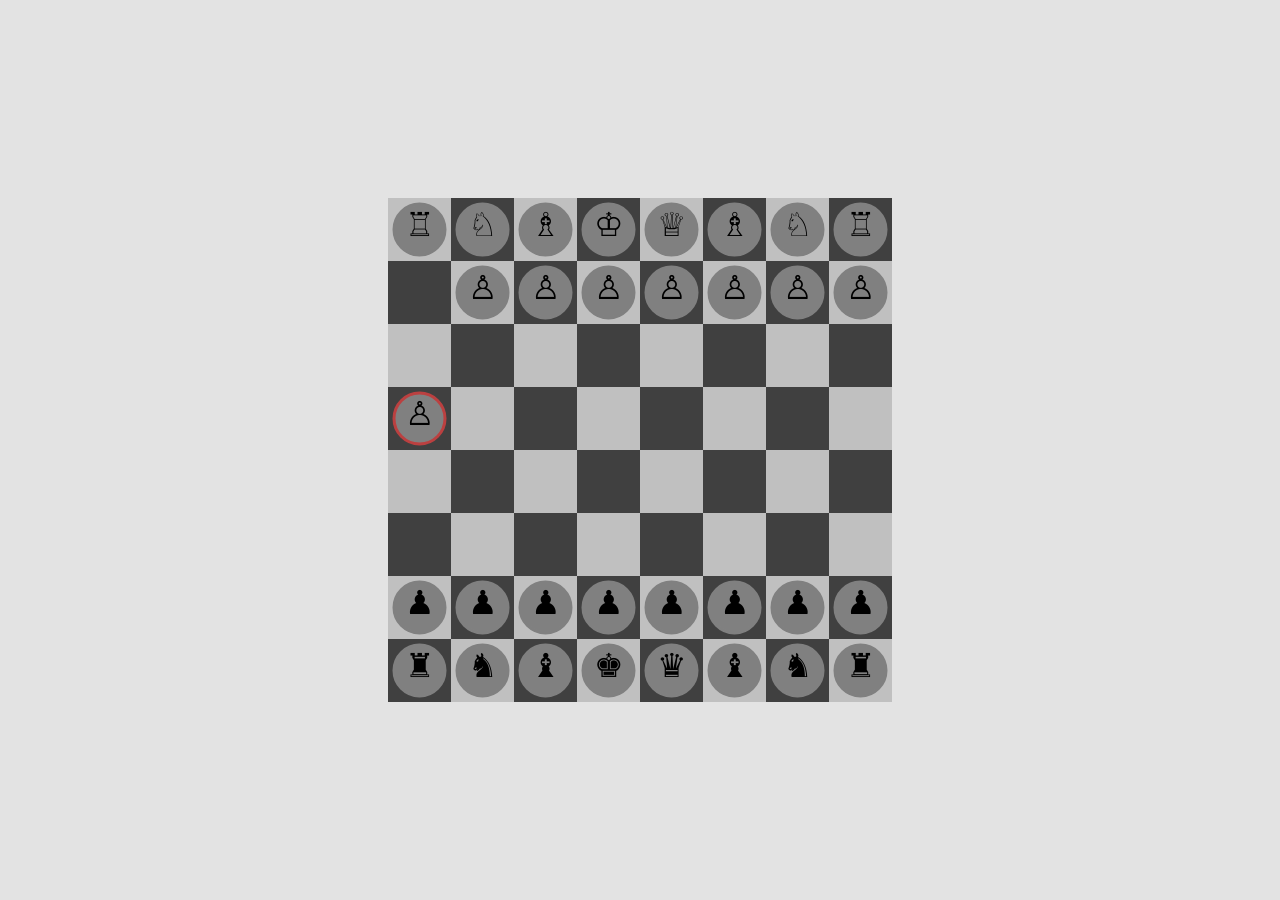
<file: res/2/index.html>
<!DOCTYPE html>
<html>
<head>
<meta charset=utf-8>
<meta name=viewport content='width=device-width'>
<style>
@media(min-width:600px){
	table{scale:1.5;}
}
@keyframes slide{
	from{right:1006px;}
	to{right:6px;}
}
</style>
</head>
<body style="background-color:#e3e3e3; margin:0px; height:100vh; display:flex; justify-content:center; align-items:center;"></body>
<script>
canCastle=[true,true,true,true]; //roqueBrancoPequeno roqueBrancoGrande roquePretoPequeno roquePretoGrande
selected=-1; //nenhuma peça selecionada
lastMoved=-1; //último movimento
humanPlayWhite=parseInt(Math.random()*2); //sorteia se o jogador comanda as peças brancas
whiteTurn=true; //sempre são as brancas que começam

board=[ //variável array que armazena o jogo! as brancas são as maiúsculas
'r','n','b','q','k','b','n','r',
'p','p','p','p','p','p','p','p',
' ',' ',' ',' ',' ',' ',' ',' ',
' ',' ',' ',' ',' ',' ',' ',' ',
' ',' ',' ',' ',' ',' ',' ',' ',
' ',' ',' ',' ',' ',' ',' ',' ',
'P','P','P','P','P','P','P','P',
'R','N','B','Q','K','B','N','R'
];

function isEmpty(o){return board[o]==' ';} //função que indica se o quadrado está vazio

function isCapturable(o){ //função que indica se o quadrado contém uma peça que pode ser capturada
	if(whiteTurn)return board[o]=='p'||board[o]=='n'||board[o]=='b'||board[o]=='r'||board[o]=='q';
	if(!whiteTurn)return board[o]=='P'||board[o]=='N'||board[o]=='B'||board[o]=='R'||board[o]=='Q';
}

function promotePawns(){ //os peões que chegam do outro lado são promovidos
	for(x=0;x<8;x++) //quadrados da primeira linha
		if(board[x]=='P') //se tem um peão branco na primeira linha
			board[x]='Q'; //promovido a rainha
	for(x=56;x<64;x++) //quadrados da última linha
		if(board[x]=='p') //se tem um peão preto na primeira linha
			board[x]='q'; //promovido a rainha
}

function move(from,to){
	board[to]=board[from];
	board[from]=' ';

	promotePawns(); //os peões que chegam do outro lado são promovidos

	if(board[to]=="K"&&from==60&&to==62){ //roque branco pequeno
		board[63]=' ';
		board[61]='R';
	}
	if(board[to]=="K"&&from==60&&to==58){ //roque branco grande
		board[56]=' ';
		board[59]='R';
	}
	if(board[to]=="k"&&from==4&&to==6){ //roque preto pequeno
		board[7]=' ';
		board[5]='r';
	}
	if(board[to]=="k"&&from==4&&to==2){ //roque preto grande
		board[0]=' ';
		board[3]='r';
	}
}

function pickSquare(square){ //função que é executada quando o user seleciona (click) algum quadrado
	if(humanPlayWhite==whiteTurn&&whiteTurn&&(board[square]=='P'||board[square]=='N'||board[square]=='B'||board[square]=='R'||board[square]=='Q'||board[square]=='K'))selected=square;
	if(humanPlayWhite==whiteTurn&&!whiteTurn&&(board[square]=='p'||board[square]=='n'||board[square]=='b'||board[square]=='r'||board[square]=='q'||board[square]=='k'))selected=square;

	for(x=0;x<movesList.length;x++) //percorrendo a 'lista de jogadas válidas'
		if(movesList[x][0]==selected&&movesList[x][1]==square){ //se o user clicou em um quadrado de uma jogada válida
		move(selected,square);
		selected=-1;
		lastMoved=square;
		whiteTurn=!whiteTurn;
	}

	main(); //redesenha o tabuleiro
}

function shuffleMoveList(){ //embaralha posições da lista de jogadas válidas
	currentIndex=movesList.length;
	while(currentIndex!=0){ //para todos itens do array
		randomIndex=parseInt(Math.random()*currentIndex);
		currentIndex--;
		[movesList[currentIndex],movesList[randomIndex]]=[movesList[randomIndex],movesList[currentIndex]]; //troca a posição dos itens do array
	}
}

function computerMove(){
	shuffleMoveList(); //embaralha lista de jogadas

	oponentMove=movesList[parseInt(Math.random()*movesList.length)]; //seleciona um movimento aleatório

	for(x=movesList.length-1;x>-1;x--) //percorrendo a 'lista de jogadas válidas'
		if(!isEmpty(movesList[x][1])) //se tem peça adversária no quadrado destino
			if(board[movesList[x][0]]!="Q"&&board[movesList[x][0]]!="q"&&board[movesList[x][0]]!="R"&&board[movesList[x][0]]!="r") //se a peça que ataca não é rainha nem torre
				oponentMove=movesList[x]; //esse movimento substitui o préviamente escolhido

	for(x=movesList.length-1;x>-1;x--) //percorrendo a 'lista de jogadas válidas'
		if(board[movesList[x][1]]=='B'||board[movesList[x][1]]=='b'||board[movesList[x][1]]=='N'||board[movesList[x][1]]=='n') //se tem bispo ou cavalo adversária no quadrado destino
			if(board[movesList[x][0]]!="Q"&&board[movesList[x][0]]!="q"&&board[movesList[x][0]]!="R"&&board[movesList[x][0]]!="r") //se a peça que ataca não é rainha nem torre
				oponentMove=movesList[x]; //esse movimento substitui o préviamente escolhido

	for(x=movesList.length-1;x>-1;x--) //percorrendo a 'lista de jogadas válidas'
		if(board[movesList[x][1]]=='R'||board[movesList[x][1]]=='r') //se tem torre adversária no quadrado destino
			if(board[movesList[x][0]]!="Q"&&board[movesList[x][0]]!="q") //se a peça que ataca não é rainha
				oponentMove=movesList[x]; //esse movimento substitui o préviamente escolhido

	for(x=movesList.length-1;x>-1;x--) //percorrendo a 'lista de jogadas válidas'
		if(board[movesList[x][1]]=='Q'||board[movesList[x][1]]=='q') //se tem rainha adversária no quadrado destino
			oponentMove=movesList[x]; //esse movimento substitui o préviamente escolhido

	move(oponentMove[0],oponentMove[1]);
	whiteTurn=!whiteTurn;
	lastMoved=oponentMove[1];
	main();
}

function addPawnsMoves(){
	if(whiteTurn){ //jogadas peões brancos
		for(x=8;x<64;x++) //para todos quadrados
			if(board[x]=='P'&&isEmpty(x-8)) //se está ocupado por um peão branco e o quadrado adiante está vazio
				movesList.push([x,x-8]); //insere a jogada de andar um pra frente
		for(x=48;x<56;x++) //para os quadrados na linha inicial de peões
			if(board[x]=='P'&&isEmpty(x-8)&&isEmpty(x-16)) //se a casa está ocupada por um peão branco e os dois quadrados adiante estão vazios
				movesList.push([x,x-16]); //insere a jogada de andar dois para frente
		for(x=8;x<56;x++)
			if(board[x]=='P'&&x%8!=7&&isCapturable(x-7)) //se tem alguma peça que o peão pode capturar na diagonal direita
				movesList.push([x,x-7]); //insere a jogada de capturar à direita
		for(x=8;x<56;x++)
			if(board[x]=='P'&&x%8!=0&&isCapturable(x-9)) //se tem alguma peça que o peão pode capturar na diagonal esquerda
				movesList.push([x,x-9]); //insere a jogada de capturar à esquerda
	}
	else{
		//jogadas peões pretos
		for(x=0;x<56;x++)
			if(board[x]=='p'&&isEmpty(x+8))
				movesList.push([x,x+8]);
		for(x=8;x<16;x++)
			if(board[x]=='p'&&isEmpty(x+8)&&isEmpty(x+16))
				movesList.push([x,x+16]);
		for(x=8;x<56;x++)
			if(board[x]=='p'&&x%8!=0&&isCapturable(x+7))
				movesList.push([x,x+7]);
		for(x=8;x<56;x++)
			if(board[x]=='p'&&x%8!=7&&isCapturable(x+9))
				movesList.push([x,x+9]);
	}
}

function addHorsesMoves(){
	//jogadas cavalo
	for(x=0;x<64;x++) //para todos quadrados
		if((whiteTurn&&board[x]=='N')||(!whiteTurn&&board[x]=='n')){ //se o quadrado contém um cavalo
			if(x>15&&x%8>0&&(isCapturable(x-17)||isEmpty(x-17))) //-17 é duas linhas pra cima e um quadrado à esquerda
				movesList.push([x,x-17]); //insere na lista de jogadas
			if(x>15&&x%8<7&&(isCapturable(x-15)||isEmpty(x-15))) //-15 é duas linhas pra cima e um quadrado à direita
				movesList.push([x,x-15]);
			if(x>7&&x%8>1&&(isCapturable(x-10)||isEmpty(x-10))) //-10 é uma linha acima e dois quadrados à esquerda
				movesList.push([x,x-10]);
			if(x>7&&x%8<6&&(isCapturable(x-6)||isEmpty(x-6)))  //-6 é uma linha acima e dois quadrados à direita
				movesList.push([x,x-6]);
			if(x<56&&x%8>1&&(isCapturable(x+6)||isEmpty(x+6)))  //6 é uma linha acima e dois quadrados à direita
				movesList.push([x,x+6]);
			if(x<56&&x%8<6&&(isCapturable(x+10)||isEmpty(x+10))) //10 é uma linha acima e dois quadrados à esquerda
				movesList.push([x,x+10]);
			if(x<48&&x%8>0&&(isCapturable(x+15)||isEmpty(x+15))) //15 é duas linhas pra cima e um quadrado à direita
				movesList.push([x,x+15]);
			if(x<48&&x%8<7&&(isCapturable(x+17)||isEmpty(x+17))) //17 é duas linhas pra cima e um quadrado à esquerda
				movesList.push([x,x+17]);
		}
}

function addBishopsMoves(){
	//jogadas bispo/rainha
	for(x=0;x<64;x++) //para todos quadrados
		if((whiteTurn&&(board[x]=='B'||board[x]=='Q'))||(!whiteTurn&&(board[x]=='b'||board[x]=='q'))){ //se o quadrado contém um bispo ou uma rainha
			for(t=x-9;t>-1&&t%8!=7&&(isEmpty(t)||isCapturable(t));t-=9){ //percorre a diagonal enquanto o quadrado for vazio ou contiver alguma peça capturável
				movesList.push([x,t]); //insere na lista de jogadas
				if(!isEmpty(t))break; //se o quadrado contém alguma peça, interrompe a procura nessa diagonal
			}
			for(t=x-7;t>-1&&t%8!=0&&(isEmpty(t)||isCapturable(t));t-=7){ //percorre a diagonal enquanto o quadrado for vazio ou contiver alguma peça capturável
				movesList.push([x,t]);
				if(!isEmpty(t))break;
			}
			for(t=x+7;t<64&&t%8!=7&&(isEmpty(t)||isCapturable(t));t+=7){
				movesList.push([x,t]); //insere na lista de jogadas
				if(!isEmpty(t))break;
			}
			for(t=x+9;t<64&&t%8!=0&&(isEmpty(t)||isCapturable(t));t+=9){
				movesList.push([x,t]);
				if(!isEmpty(t))break; //se o quadrado contém alguma peça, interrompe a procura nessa diagonal
			}
		}
}

function addRooksMoves(){
	//jogadas torre/rainha
	for(x=0;x<64;x++) //para todos quadrados
		if((whiteTurn&&(board[x]=='R'||board[x]=='Q'))||(!whiteTurn&&(board[x]=='r'||board[x]=='q'))){ //se o quadrado contém uma torre ou uma rainha
			for(t=x-1;t%8!=7&&(isEmpty(t)||isCapturable(t));t-=1){ //percorre a linha enquanto o quadrado for vazio ou contiver alguma peça capturável
				movesList.push([x,t]); //insere na lista de jogadas
				if(!isEmpty(t))break; //se o quadrado contém alguma peça, interrompe a procura nessa linha
			}
			for(t=x+1;t%8!=0&&(isEmpty(t)||isCapturable(t));t+=1){
				movesList.push([x,t]); //insere na lista de jogadas
				if(!isEmpty(t))break;
			}
			for(t=x-8;t>-1&&(isEmpty(t)||isCapturable(t));t-=8){ //percorre a coluna enquanto o quadrado for vazio ou contiver alguma peça capturável
				movesList.push([x,t]);
				if(!isEmpty(t))break;
			}
			for(t=x+8;t<64&&(isEmpty(t)||isCapturable(t));t+=8){
				movesList.push([x,t]);
				if(!isEmpty(t))break; //se o quadrado contém alguma peça, interrompe a procura nessa coluna
			}
		}
}

function addKingsMoves(){
	//jogadas rei
	for(x=0;x<64;x++) //para todos quadrados
		if((whiteTurn&&board[x]=='K')||(!whiteTurn&&board[x]=='k')){ //se o quadrado contém o rei
			if(x>7&&x%8>0&&(isCapturable(x-9)||isEmpty(x-9)))
				movesList.push([x,x-9]); //rei na diagonal 1
			if(x>7&&(isCapturable(x-8)||isEmpty(x-8)))
				movesList.push([x,x-8]); //rei indo para frente
			if(x>7&&x%8<7&&(isCapturable(x-7)||isEmpty(x-7)))
				movesList.push([x,x-7]); //rei na diagonal 2
			if(x%8>0&&(isCapturable(x-1)||isEmpty(x-1)))
				movesList.push([x,x-1]); //rei indo para a esquerda
			if(x%8<7&&(isCapturable(x+1)||isEmpty(x+1)))
				movesList.push([x,x+1]); //rei indo parra a direita
			if(x<56&&x%8>0&&(isCapturable(x+7)||isEmpty(x+7)))
				movesList.push([x,x+7]); //rei na diagonal 3
			if(x<56&&(isCapturable(x+8)||isEmpty(x+8)))
				movesList.push([x,x+8]); //rei indo para trás
			if(x<56&&x%8<7&&(isCapturable(x+9)||isEmpty(x+9)))
				movesList.push([x,x+9]); //rei na diagonal 4
		}
}

function addCastles(){
	if(board[60]!='K'||board[63]!='R')canCastle[0]=false;
	if(board[60]!='K'||board[56]!='R')canCastle[1]=false;
	if(board[4]!='k'||board[7]!='r')canCastle[2]=false;
	if(board[4]!='k'||board[0]!='r')canCastle[3]=false;
	if(canCastle[0]&&whiteTurn&&isEmpty(61)&&isEmpty(62)&&board[60]=='K'&&board[63]=='R')movesList.push([60,62]); //roque branco pequeno
	if(canCastle[1]&&whiteTurn&&isEmpty(59)&&isEmpty(58)&&isEmpty(57)&&board[60]=='K'&&board[56]=='R')movesList.push([60,58]); //roque branco grande
	if(canCastle[2]&&!whiteTurn&&isEmpty(5)&&isEmpty(6)&&board[4]=='k'&&board[7]=='r')movesList.push([4,6]); //roque preto pequeno
	if(canCastle[3]&&!whiteTurn&&isEmpty(3)&&isEmpty(2)&&isEmpty(1)&&board[4]=='k'&&board[0]=='r')movesList.push([4,2]); //roque preto grande
}

function discardInvalidMoves(){
	backupBoard=[]; //é necessário criar uma cópia do tabuleiro para calcular as jogadas que deixam o rei em xeque
	for(x=0;x<64;x++) //para todos quadrados
		backupBoard[x]=board[x];

	discardXeques=[]; //variável para desabilitar jogadas que deixariam o rei em xeque

	for(m=0;m<movesList.length;m++){ //para todos movimentos na lista de jogadas
		discardXeques[m]=movesList[m]; //uma por uma são testadas para verificar se é uma jogada válida

		//'volta' o tabuleiro para verificar se essa jogada deixa o rei em xeque
		for(x=0;x<64;x++)
			board[x]=backupBoard[x];

		move(movesList[m][0],movesList[m][1]); //muda a posição das peças para calcular se essa configuração deixa o rei em xeque

		if(whiteTurn){
			for(x=0;x<64;x++)if(board[x]=='K')king=x; //essa variável pega a posição do rei para calcular se ele fica em xeque

			//procura por torre ou rainha em posição de atacar o rei
			for(x=king-8;x>-1;x-=8){
				if(board[x]=='q'||board[x]=='r')discardXeques[m]=-1;
				if(!isEmpty(x))break;
			}
			for(x=king+8;x<64;x+=8){
				if(board[x]=='q'||board[x]=='r')discardXeques[m]=-1;
				if(!isEmpty(x))break;
			}
			for(x=king-1;x>-1&&x%8!=7;x-=1){
				if(board[x]=='q'||board[x]=='r')discardXeques[m]=-1;
				if(!isEmpty(x))break;
			}
			for(x=king+1;x<64&&x%8!=0;x+=1){
				if(board[x]=='q'||board[x]=='r')discardXeques[m]=-1;
				if(!isEmpty(x))break;
			}

			//procura por bispo ou rainha em posição de atacar o rei
			for(x=king-9;x>-1&&x%8!=7;x-=9){
				if(board[x]=='q'||board[x]=='b')discardXeques[m]=-1;
				if(!isEmpty(x))break;
			}
			for(x=king-7;x>-1&&x%8!=0;x-=7){
				if(board[x]=='q'||board[x]=='b')discardXeques[m]=-1;
				if(!isEmpty(x))break;
			}
			for(x=king+7;x<64&&x%8!=7;x+=7){
				if(board[x]=='q'||board[x]=='b')discardXeques[m]=-1;
				if(!isEmpty(x))break;
			}
			for(x=king+9;x<64&&x%8!=0;x+=9){
				if(board[x]=='q'||board[x]=='b')discardXeques[m]=-1;
				if(!isEmpty(x))break;
			}

			//procura por rei adversário em posição de atacar o rei
			if(king>7&&king%8>0&&board[king-9]=='k')discardXeques[m]=-1;
			if(king>7&&board[king-8]=='k')discardXeques[m]=-1;
			if(king>7&&king%8<7&&board[king-7]=='k')discardXeques[m]=-1;
			if(king%8>0&&board[king-1]=='k')discardXeques[m]=-1;
			if(king%8<7&&board[king+1]=='k')discardXeques[m]=-1;
			if(king<56&&king%8>0&&board[king+7]=='k')discardXeques[m]=-1;
			if(king<56&&board[king+8]=='k')discardXeques[m]=-1;
			if(king<56&&king%8<7&&board[king+9]=='k')discardXeques[m]=-1;

			//procura por cavalo adversário em posição de atacar o rei
			if(king>15&&king%8>0&&board[king-17]=='n')discardXeques[m]=-1;
			if(king>15&&king%8<7&&board[king-15]=='n')discardXeques[m]=-1;
			if(king>7&&king%8>1&&board[king-10]=='n')discardXeques[m]=-1;
			if(king>7&&king%8<6&&board[king-6]=='n')discardXeques[m]=-1;
			if(king<56&&king%8>1&&board[king+6]=='n')discardXeques[m]=-1;
			if(king<56&&king%8<6&&board[king+10]=='n')discardXeques[m]=-1;
			if(king<48&&king%8>0&&board[king+15]=='n')discardXeques[m]=-1;
			if(king<48&&king%8<7&&board[king+17]=='n')discardXeques[m]=-1;

			//procura por peão adversário em posição de atacar o rei
			if(king>7&&king%8>0&&board[king-9]=='p')discardXeques[m]=-1;
			if(king>7&&king%8<7&&board[king-7]=='p')discardXeques[m]=-1;
		}
		if(!whiteTurn){
			for(x=0;x<64;x++)if(board[x]=='k')king=x; //essa variável pega a posição do rei para calcular se ele fica em xeque

			//procura por torre ou rainha em posição de atacar o rei
			for(x=king-8;x>-1;x-=8){
				if(board[x]=='Q'||board[x]=='R')discardXeques[m]=-1;
				if(!isEmpty(x))break;
			}
			for(x=king+8;x<64;x+=8){
				if(board[x]=='Q'||board[x]=='R')discardXeques[m]=-1;
				if(!isEmpty(x))break;
			}
			for(x=king-1;x>-1&&x%8!=7;x-=1){
				if(board[x]=='Q'||board[x]=='R')discardXeques[m]=-1;
				if(!isEmpty(x))break;
			}
			for(x=king+1;x<64&&x%8!=0;x+=1){
				if(board[x]=='Q'||board[x]=='R')discardXeques[m]=-1;
				if(!isEmpty(x))break;
			}

			//procura por bispo ou rainha em posição de atacar o rei
			for(x=king-9;x>-1&&x%8!=7;x-=9){
				if(board[x]=='Q'||board[x]=='B')discardXeques[m]=-1;
				if(!isEmpty(x))break;
			}
			for(x=king-7;x>-1&&x%8!=0;x-=7){
				if(board[x]=='Q'||board[x]=='B')discardXeques[m]=-1;
				if(!isEmpty(x))break;
			}
			for(x=king+7;x<64&&x%8!=7;x+=7){
				if(board[x]=='Q'||board[x]=='B')discardXeques[m]=-1;
				if(!isEmpty(x))break;
			}
			for(x=king+9;x<64&&x%8!=0;x+=9){
				if(board[x]=='Q'||board[x]=='B')discardXeques[m]=-1;
				if(!isEmpty(x))break;
			}

			//procura por rei adversário em posição de atacar o rei
			if(king>7&&king%8>0&&board[king-9]=='K')discardXeques[m]=-1;
			if(king>7&&board[king-8]=='K')discardXeques[m]=-1;
			if(king>7&&king%8<7&&board[king-7]=='K')discardXeques[m]=-1;
			if(king%8>0&&board[king-1]=='K')discardXeques[m]=-1;
			if(king%8<7&&board[king+1]=='K')discardXeques[m]=-1;
			if(king<56&&king%8>0&&board[king+7]=='K')discardXeques[m]=-1;
			if(king<56&&board[king+8]=='K')discardXeques[m]=-1;
			if(king<56&&king%8<7&&board[king+9]=='K')discardXeques[m]=-1;

			//procura por cavalo adversário em posição de atacar o rei
			if(king>15&&king%8>0&&board[king-17]=='N')discardXeques[m]=-1;
			if(king>15&&king%8<7&&board[king-15]=='N')discardXeques[m]=-1;
			if(king>7&&king%8>1&&board[king-10]=='N')discardXeques[m]=-1;
			if(king>7&&king%8<6&&board[king-6]=='N')discardXeques[m]=-1;
			if(king<56&&king%8>1&&board[king+6]=='N')discardXeques[m]=-1;
			if(king<56&&king%8<6&&board[king+10]=='N')discardXeques[m]=-1;
			if(king<48&&king%8>0&&board[king+15]=='N')discardXeques[m]=-1;
			if(king<48&&king%8<7&&board[king+17]=='N')discardXeques[m]=-1;

			//procura por peão adversário em posição de atacar o rei
			if(king<56&&king%8>0&&board[king+7]=='P')discardXeques[m]=-1;
			if(king<56&&king%8<7&&board[king+9]=='P')discardXeques[m]=-1;
		}
	}

	//agora que as jogadas que deixam o rei em xeque foram demarcadas com -1, volta o tabuleiro como estava antes
	for(x=0;x<64;x++)
		board[x]=backupBoard[x];

	movesList=[]; //re-cria a lista de jogadas
	for(m=0;m<discardXeques.length;m++) //percorre a lista de testados
		if(discardXeques[m]!=-1) //se não foi marcada como inválida
			movesList.push(discardXeques[m]); //adiciona a jogada à lista
}

function renderSquare(s){
	if((s+parseInt(s/8))%2) //background do quadrado
		bgtdcolor="404040"; //cinza escuro
	else
		bgtdcolor="c0c0c0"; //cinza claro

	for(m=0;m<movesList.length;m++) //procurando na lista de jogadas válidas
		if(selected==movesList[m][0]&&s==movesList[m][1]) //se o quadrado é um local válido  de concluir o movimento
			bgtdcolor="1a73e8"; //azul escuro

	htm+="<td style='width:42px; height:42px; background-color:#"+bgtdcolor+";'>"; //o quadrado
	htm+="<div onclick='pickSquare("+s+");' style='width:32px; height:32px; margin:0px auto; text-align:center; font-size:22px; border-radius:50%; border:2px solid "; //o circulo dentro do quadrado

	if(board[s]==' ')
		htm+="transparent;'>&nbsp;"; //quadrado vazio
	else{ //alguma peça dentro do quadrado
		if(lastMoved==s) //último movimento do oponente
			htm+="#bb4040; background-color:#808080;'>"; //cor da borda do círculo vermelha
		else
			if(selected==s) //quadrado selecionado
				htm+="#40ff40; background-color:#808080;'>"; //cor da borda do círculo verde
			else
				htm+="#808080; background-color:#808080;'>"; //cor da borda do círculo igual a cor de dentro do círculo

		switch(board[s]){
			case 'p':htm+="&#9823;";break; // ♟ peao preto
			case 'n':htm+="&#9822;";break; // ♞ cavalo preto
			case 'b':htm+="&#9821;";break; // ♝ bispo preto
			case 'r':htm+="&#9820;";break; // ♜ torre preto
			case 'q':htm+="&#9819;";break; // ♛ rainha preto
			case 'k':htm+="&#9818;";break; // ♚ rei preto
			case 'P':htm+="&#9817;";break; // ♙ peao branco
			case 'N':htm+="&#9816;";break; // ♘ cavalo branco
			case 'B':htm+="&#9815;";break; // ♗ bispo branco
			case 'R':htm+="&#9814;";break; // ♖ torre branco
			case 'Q':htm+="&#9813;";break; // ♕ rainha branco
			case 'K':htm+="&#9812;";break; // ♔ rei branco
		}
	}

	htm+="</div>"; //o circulo dentro do quadrado
	htm+="</td>"; //o quadrado
}

function boardWhiteAbove(){
	htm="<table cellpadding=0 cellspacing=0 style='margin:30px;'>";
	for(x=0;x<8;x++){ //se o player joga com as brancas o board é exibido com as brancas embaixo
		htm+="<tr>";
		for(y=0;y<8;y++)renderSquare((x*8)+y);
		htm+="</tr>";
	}
	document.body.innerHTML=htm+"</table>";
}

function boardBlackAbove(){
	htm="<table cellpadding=0 cellspacing=0 style='margin:30px;'>";
	for(x=7;x>-1;x--){ //se o player joga com as brancas o board é exibido com as brancas embaixo
		htm+="<tr>";
		for(y=7;y>-1;y--)renderSquare((x*8)+y);
		htm+="</tr>";
	}
	document.body.innerHTML=htm+"</table>";
}

function render(){
	if(humanPlayWhite)
		boardWhiteAbove(); //se o player joga com as brancas o board é exibido com as brancas embaixo
	else
		boardBlackAbove(); //se o player joga com as pretas o board é exibido com as pretas embaixo

	if(movesList.length==0)document.body.innerHTML+="<button style='padding:10px; width:84px; position:absolute; bottom:6px; right:6px; animation:slide 1s;' onclick='location.reload();'>restart</button>";
}

function main(){
	movesList=[]; //lista de jogadas possíveis
	//a variável movesList é um array
	//o comando push insere/adiciona algo no array

	addPawnsMoves(); //adiciona as jogadas dos peões à 'lista de jogadas válidas'
	addHorsesMoves(); //adiciona as jogadas dos cavalos à 'lista de jogadas válidas'
	addBishopsMoves(); //adiciona as jogadas em diagonal à 'lista de jogadas válidas'
	addRooksMoves(); //adiciona as jogadas (em linha e em coluna) à 'lista de jogadas válidas'
	addKingsMoves(); //adiciona as jogadas do rei à 'lista de jogadas válidas'
	addCastles(); //adiciona os roque à 'lista de jogadas válidas'

	discardInvalidMoves();

	if(humanPlayWhite!=whiteTurn&&movesList.length>0)
		setTimeout(computerMove,500); //jogada aleatória daqui meio segundo

	render();
}

main();

//https://baideruls.github.io/Procedimentos/index.html?tutorial=2
</script>
</html>
</file>
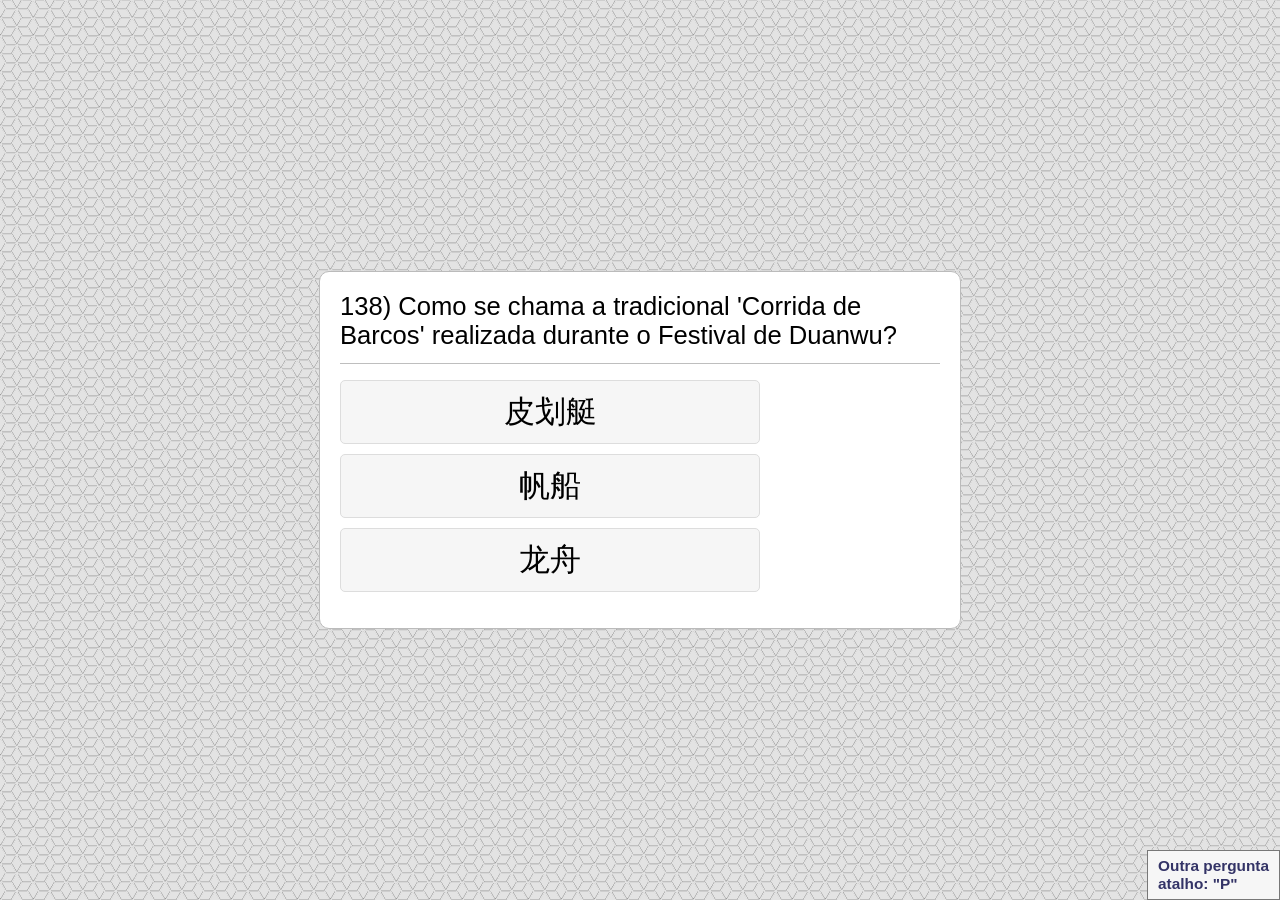
<file: res/18/quiz-china/index.html>
<!doctype html>
<html>
<head>
<meta charset=utf-8>
<title>Cotidiano na China</title>
<meta name=viewport content='width=device-width'>
<link rel="manifest" href="./manifest.json">
<style>
body{font-family:Arial;font-size:1.6em;background-image:url('background.png');background-color:#e3e3e3;margin:0px;height:100vh;display:flex;justify-content:center;align-items:center;}
button{padding:10px;border:1px solid #ddd;border-radius:5px;cursor:pointer;background:#f6f6f6;font-size:1.2em;}
button:hover{background:#e9e9e9;}
.question-card{max-width:600px;background:white;padding:20px;border-radius:10px;border:1px solid #bbbbbb;}
.correct{border:4px solid #a4edaa;}
.wrong{border:1px solid #ff878a;}
.correct:hover{background:#f6f6f6;}
.wrong:hover{background:#f6f6f6;}
#enunciado{padding-bottom:13px;border-bottom:1px solid #bebebe;}
#hint{margin-top:12px;border-top:1px solid #bebebe;text-align:right;font-size:0.65em;}
#options{display:flex;flex-direction:column;gap:10px;margin-top:16px;margin-bottom:16px;max-width:70%;}
#reload{position:fixed;bottom:0px;right:0px;cursor:pointer;border:1px solid #777777;padding:6px 10px;background:#f6f6f6;font-size:0.6em;color:#333366;font-weight:bold;}
#wrapper{padding:20px;}
@keyframes entrada0{from{transform:rotateX(90deg);}to{transform:rotateX(0deg);}}
@keyframes entrada1{from{transform:rotateY(90deg);}to{transform:rotateY(0deg);}}
@keyframes entrada2{from{scale:.1;}to{scale:1;}}
@keyframes entrada3{0%{opacity:0;}40%{opacity:1;}70%{opacity:0;}100%{opacity:1;}}
@keyframes entrada4{from{margin-right:800px;transform:rotateZ(170deg);}to{margin-right:0px;transform:rotateZ(0deg);}}
@keyframes entrada5{from{margin-left:800px;transform:rotateZ(190deg);}to{margin-left:0px;transform:rotateZ(360deg);}}
@keyframes entrada6{from{scale:.3;transform:rotateZ(170deg);}to{scale:1;transform:rotateY(0deg);}}
@keyframes entrada7{from{scale:.3;transform:rotateZ(190deg);}to{scale:1;transform:rotateY(360deg);}}
</style>
</head>
<body onKeyDown="if(event.keyCode>50)pergunta();;"></body>
<script>
id=0;
questions=[
{q:(++id)+") Qual app é usado para pagamentos na China?",a:["百度","支付宝","微博"],c:1,t:"Alipay(Zhīfùbǎo)"},
{q:(++id)+") Qual desses aplicativos você usaria para pagar quase tudo na China?",a:["百度","支付宝","微博"],c:1,t:"Alipay(Zhīfùbǎo)"},
{q:(++id)+") Como se chama a 'comida para viagem' ou delivery,algo onipresente nas cidades chinesas?",a:["外卖","饭店","喝茶"],c:0,t:"Wàimài(Delivery)"},
{q:(++id)+") Se você estiver no metrô de Pequim e quiser sair,qual placa você deve procurar?",a:["入口","出口","厕所"],c:1,t:"Chūkǒu(Saída)"},
{q:(++id)+") Como você chama o motorista ao entrar em um táxi ou Didi?",a:["老师","医生","师傅"],c:2,t:"Shīfu(Mestre/Motorista)"},
{q:(++id)+") Qual é a bebida que os chineses costumam carregar em garrafas térmicas e que é considerada essencial para a saúde?",a:["咖啡","热水","可乐"],c:1,t:"Rè shuǐ(Água quente)"},
{q:(++id)+") Se você for ao mercado comprar frutas,qual destas é a 'Maçã'?",a:["苹果","香蕉","西瓜"],c:0,t:"Píngguǒ(Maçã)"},
{q:(++id)+") Como se diz 'muito caro' ao tentar pechinchar em uma feira de rua?",a:["太贵了","便宜点","没关系"],c:0,t:"Tài guì le(Muito caro)"},
{q:(++id)+") Qual é a principal unidade monetária usada no dia a dia?",a:["元","块","分"],c:1,t:"Kuài(Termo coloquial para dinheiro)"},
{q:(++id)+") Ao chegar no aeroporto,você precisa passar pela imigração. Qual documento essencial você deve apresentar?",a:["护照","地图","手机"],c:0,t:"Hùzhào(Passaporte)"},
{q:(++id)+") Você chegou cansado ao seu destino. Qual destes lugares é o seu 'Hotel'?",a:["餐厅","酒店","机场"],c:1,t:"Jiǔdiàn(Hotel)"},
{q:(++id)+") No restaurante,se você quiser pedir a conta para o garçom,o que deve dizer?",a:["结账","你好","谢谢"],c:0,t:"Jiézhàng(Fechar a conta/Pagar)"},
{q:(++id)+") Se você estiver perdido e precisar de um mapa,qual destes termos você deve procurar no seu aplicativo ou perguntar?",a:["书","地图","票"],c:1,t:"Dìtú(Mapa)"},
{q:(++id)+") Você quer comprar uma passagem de trem. Qual caractere representa 'Ingresso' ou 'Bilhete'?",a:["钱","票","水"],c:1,t:"Piào(Bilhete/Ingresso)"},
{q:(++id)+") Para se locomover entre cidades ou bairros distantes,você pode usar o 'Metrô'. Como se escreve?",a:["出租车","地铁","公共汽车"],c:1,t:"Dìtiě(Metrô)"},
{q:(++id)+") Ao entrar em um quarto de hotel e perceber que falta 'Água',o que você pede?",a:["茶","水","米饭"],c:1,t:"Shuǐ(Água)"},
{q:(++id)+") Qual destas saudações você usaria especificamente ao encontrar seu guia turístico pela manhã?",a:["早上好","晚安","再见"],c:0,t:"Zǎoshang hǎo(Bom dia)"},
{q:(++id)+") Como se chama o delivery de comida?",a:["外卖","饭店","喝茶"],c:0,t:"Wàimài(Takeout)"},
{q:(++id)+") O que procurar para sair do metrô?",a:["入口","出口","厕所"],c:1,t:"Chūkǒu(Saída/Exit)"},
{q:(++id)+") Como chamar o motorista de táxi?",a:["老师","医生","师傅"],c:2,t:"Shīfu(Motorista/Mestre)"},
{q:(++id)+") Bebida essencial(água quente):",a:["咖啡","热水","可乐"],c:1,t:"Rè shuǐ(Água quente)"},
{q:(++id)+") Qual destes significa 'Passaporte'?",a:["护照","地图","手机"],c:0,t:"Hùzhào(Passaporte)"},
{q:(++id)+") Como pedir a conta no restaurante?",a:["结账","你好","谢谢"],c:0,t:"Jiézhàng(Pedir a conta)"},
{q:(++id)+") Termo para 'Trem de alta velocidade':",a:["高铁","飞机","出租车"],c:0,t:"Gāotiě(High-speed rail)"},
{q:(++id)+") Onde você compra comida de rua?",a:["小吃街","办公室","学校"],c:0,t:"Xiǎochī jiē(Rua de petiscos)"},
{q:(++id)+") Qual app é usado para quase todos os pagamentos na China?",a:["百度(Baidu)","支付宝(Alipay)","微博(Weibo)"],c:1,t:"支付宝(Zhīfùbǎo) - O Alipay é essencial para pagamentos."},
{q:(++id)+") Como se chama o delivery de comida,onipresente nas cidades?",a:["外卖","饭店","喝茶"],c:0,t:"外卖(Wàimài) - Significa literalmente 'venda para fora'."},
{q:(++id)+") No metrô,qual placa indica a 'Saída'?",a:["入口","出口","厕所"],c:1,t:"出口(Chūkǒu) - Chū(sair) + kǒu(boca/abertura)."},
{q:(++id)+") Como você chama educadamente um motorista de táxi ou Didi?",a:["老师","医生","师傅"],c:2,t:"师傅(Shīfu) - Termo respeitoso para mestres ou profissionais de ofício."},
{q:(++id)+") Qual bebida os chineses costumam carregar em garrafas térmicas?",a:["咖啡","热水","可乐"],c:1,t:"热水(Rè shuǐ) - Água quente é considerada fundamental para a saúde."},
{q:(++id)+") Se for ao mercado comprar frutas,qual destas é a 'Maçã'?",a:["苹果","香蕉","西瓜"],c:0,t:"苹果(Píngguǒ) - Maçã."},
{q:(++id)+") Como se diz 'muito caro' ao pechinchar?",a:["太贵了","便宜点","没关系"],c:0,t:"太贵了(Tài guì le) - Essencial para negociar em mercados."},
{q:(++id)+") Qual é a gíria comum para a unidade monetária(dinheiro) no dia a dia?",a:["元","块","分"],c:1,t:"块(Kuài) - É o termo coloquial para o Renminbi(Yuan)."},
{q:(++id)+") Qual documento essencial você apresenta na imigração?",a:["护照","地图","手机"],c:0,t:"护照(Hùzhào) - Passaporte."},
{q:(++id)+") Você chegou cansado ao seu destino. Qual destes é o 'Hotel'?",a:["餐厅","酒店","机场"],c:1,t:"酒店(Jiǔdiàn) - Literalmente 'estabelecimento de bebida',usado para hotéis."},
{q:(++id)+") No restaurante,como você pede a conta?",a:["结账","你好","谢谢"],c:0,t:"结账(Jiézhàng) - Fechar a conta."},
{q:(++id)+") Se precisar de um mapa,o que você procura?",a:["书","地图","票"],c:1,t:"地图(Dìtú) - Mapa."},
{q:(++id)+") Qual caractere representa 'Ingresso' ou 'Bilhete'?",a:["钱","票","水"],c:1,t:"票(Piào) - Bilhete para trem,cinema,etc."},
{q:(++id)+") Como se diz 'Metrô' em chinês?",a:["出租车","地铁","公共汽车"],c:1,t:"地铁(Dìtiě) - Ferrovia subterrânea."},
{q:(++id)+") Qual é a saudação específica para dar 'Bom dia'?",a:["早上好","晚安","再见"],c:0,t:"早上好(Zǎoshang hǎo) - Bom dia."},
{q:(++id)+") Termo para 'Trem de alta velocidade'(Bala):",a:["高铁","飞机","出租车"],c:0,t:"高铁(Gāotiě) - A rede de alta velocidade da China."},
{q:(++id)+") Onde você encontra diversas comidas de rua típicas?",a:["小吃街","办公室","学校"],c:0,t:"小吃街(Xiǎochī jiē) - Rua de lanches/petiscos."},
{q:(++id)+") Qual o nome da rede social e super-app mais usado na China para tudo?",a:["微信","脸书","推特"],c:0,t:"Wēixìn(WeChat)"},
{q:(++id)+") Se você quiser dizer 'obrigado',o que você diz?",a:["对不起","谢谢","没关系"],c:1,t:"Xièxiè(Obrigado)"},
{q:(++id)+") Como se diz 'olá' de forma comum?",a:["你好","再见","对不起"],c:0,t:"Nǐ hǎo(Olá)"},
{q:(++id)+") Como você pede 'cerveja' em um bar ou restaurante?",a:["牛奶","啤酒","果汁"],c:1,t:"Píjiǔ(Cerveja)"},
{q:(++id)+") Ao entrar em uma loja,como o atendente costuma te receber?",a:["欢迎光临","走吧","不可以"],c:0,t:"Huānyíng guānglín(Bem-vindo)"},
{q:(++id)+") Qual desses é o prato mais famoso de Pequim?",a:["烤鸭","火锅","饺子"],c:0,t:"Kǎoyā(Pato de Pequim)"},
{q:(++id)+") Como se chama o 'dinheiro vivo' ou papel moeda?",a:["现金","刷卡","微信支付"],c:0,t:"Xiànjīn(Dinheiro vivo)"},
{q:(++id)+") Se você precisar de um banheiro,o que deve perguntar?",a:["洗手间","飞机场","火车站"],c:0,t:"Xǐshǒujiān(Banheiro/Toalete)"},
{q:(++id)+") Qual o meio de transporte de duas rodas mais comum nas ruas chinesas(alugado por app)?",a:["汽车","自行车","飞机"],c:1,t:"Zìxíngchē(Bicicleta)"},
{q:(++id)+") Como se diz 'Eu não entendo' ao ouvir algo em chinês?",a:["我知道","听不懂","我不买"],c:1,t:"Tīng bù dǒng(Ouço,mas não entendo)"},
{q:(++id)+") Qual é o termo usado para 'arroz cozido'?",a:["面条","米饭","包子"],c:1,t:"Mǐfàn(Arroz cozido)"},
{q:(++id)+") Se você quer pedir para o motorista 'parar o carro',o que diz?",a:["停车","开车","快点"],c:0,t:"Tíngchē(Parar o carro)"},
{q:(++id)+") Como se refere a 'China' em chinês?",a:["日本","中国","韩国"],c:1,t:"Zhōngguó(País do Meio / China)"},
{q:(++id)+") Qual o termo para 'café'?",a:["茶","咖啡","水"],c:1,t:"Kāfēi(Café)"},
{q:(++id)+") Como você diz 'tchau' ou 'até logo'?",a:["再见","你好","对不起"],c:0,t:"Zàijiàn(Adeus / Ver novamente)"},
{q:(++id)+") Ao fazer compras online(Taobao),como você chama o atendente no chat?",a:["老板","亲","朋友"],c:1,t:"Qīn(Abreviação de 'querido' - padrão no e-commerce chinês)"},
{q:(++id)+") Qual o termo para o 'código QR',usado para tudo na China?",a:["二维码","数字码","手机号"],c:0,t:"Èrwéimǎ(Código QR)"},
{q:(++id)+") Como se chama o conceito de 'conexões sociais/influência' fundamental na China?",a:["关系","面子","礼貌"],c:0,t:"Guānxì(Rede de relacionamentos/influência)"},
{q:(++id)+") Se alguém te diz 'Mǎshàng'(马上),o que ela quer dizer?",a:["Longe","Imediatamente/Em breve","Nunca"],c:1,t:"Mǎshàng(Literalmente 'em cima do cavalo',significa 'agora mesmo')"},
{q:(++id)+") Qual o termo para o 'Grande Firewall' que bloqueia sites estrangeiros?",a:["防火墙","互联网","局域网"],c:0,t:"Fánghuǒqiáng(Firewall)"},
{q:(++id)+") Como se chama o café da manhã tradicional de Cantão com chá e pequenos pratos?",a:["早茶","午饭","夜宵"],c:0,t:"Zǎochá(Chá da manhã / Dim Sum)"},
{q:(++id)+") Qual desses é o termo para 'Power Bank'(carregador portátil),vital nas cidades?",a:["充电宝","电池","发电机"],c:0,t:"Chōngdiànbǎo(Tesouro de carregamento)"},
{q:(++id)+") O que significa o conceito de 'Mianzi'(面子)?",a:["Fome","Rosto/Honra social","Dinheiro"],c:1,t:"Miànzi(Ter 'rosto' ou prestígio perante os outros)"},
{q:(++id)+") Como se chama o festival que causa a maior migração humana do mundo anualmente?",a:["中秋节","春节","端午节"],c:1,t:"Chūnjié(Festival da Primavera / Ano Novo Chinês)"},
{q:(++id)+") Se você quer a 'nota fiscal oficial'(para reembolso da empresa),o que pede?",a:["发票","收据","菜单"],c:0,t:"Fāpiào(Nota fiscal oficial tributável)"},
{q:(++id)+") Qual o nome da plataforma de vídeos curtos que deu origem ao TikTok?",a:["小红书","抖音","快手"],c:1,t:"Dǒuyīn(Versão chinesa do TikTok)"},
{q:(++id)+") O que os jovens chineses querem dizer com 'Dǎkǎ'(打卡) em um lugar turístico?",a:["Bater o ponto/Registrar presença","Pagar a conta","Lutar"],c:0,t:"Dǎkǎ(Ato de visitar um lugar famoso apenas para postar fotos)"},
{q:(++id)+") Como se chama o sistema de registro residencial que limita acesso a serviços públicos?",a:["户口","签证","身份证"],c:0,t:"Hùkǒu(Sistema de registro de domicílio)"},
{q:(++id)+") Qual o termo para 'Estrangeiro'(muitas vezes usado de forma coloquial)?",a:["老外","老外婆","外国人"],c:0,t:"Lǎowài(Estrangeiro - literal:'Velho de fora')"},
{q:(++id)+") Como se chama a 'água da torneira'(que geralmente não é potável na China)?",a:["自来水","矿泉水","纯净水"],c:0,t:"Zìláishuǐ(Água corrente/da torneira)"},
{q:(++id)+") Como se chama o 'leito de pedra/tijolo aquecido' comum em casas do norte da China?",a:["沙发","炕","床"],c:1,t:"Kàng (Cama de alvenaria aquecida por baixo,essencial no inverno rural)"},
{q:(++id)+") Qual o termo para os 'jovens que retornam da cidade grande' para empreender no campo?",a:["海龟","返乡青年","外卖员"],c:1,t:"Fǎnxiāng qīngnián (Jovens que abandonam as metrópoles para revitalizar cidades menores)"},
{q:(++id)+") Como são chamadas as 'vovós' que cuidam da vizinhança e fofocam nas cidades pequenas?",a:["大妈","小姐姐","老师"],c:0,t:"Dàmā (Termo para senhoras,muitas vezes as 'guardiãs' da moral local e rainhas da dança de praça)"},
{q:(++id)+") Nas cidades menores,o que é o 'Cǎilǐ' (彩礼) pago antes do casamento?",a:["Bolo de noiva","Dote/Preço da noiva","Certidão"],c:1,t:"Cǎilǐ (Presente em dinheiro/bens dado pela família do noivo à família da noiva)"},
{q:(++id)+") Qual o nome das casas tradicionais com pátio interno,raras em cidades grandes mas visíveis em cidades históricas?",a:["公寓","四合院","别墅"],c:1,t:"Sìhéyuàn (Pátio quadrado cercado por quatro edifícios)"},
{q:(++id)+") Como os pais chamam a pressão para os filhos casarem logo (Casamento forçado)?",a:["催婚","请客","放假"],c:0,t:"Cuīhūn (Ato de apressar ou pressionar os filhos para o casamento)"},
{q:(++id)+") Qual o termo para o 'mercado de rua' matinal,muito vibrante em cidades pequenas?",a:["超市","早市","商场"],c:1,t:"Zǎoshì (Mercado matinal onde se compra vegetais frescos e café da manhã)"},
{q:(++id)+") Como se chama a estrutura familiar comum de '4 avós,2 pais e 1 filho'?",a:["4-2-1","金字塔","大家庭"],c:0,t:"Estrutura 4-2-1 (Reflete o impacto da antiga política do filho único nas famílias atuais)"},
{q:(++id)+") Qual destes itens é raramente encontrado em banheiros de casas comuns na China?",a:["Espelho","Chuveiro","Banheira"],c:2,t:"Banheiras são raras (A maioria dos chineses prefere chuveiros por economia de espaço e água)"},
{q:(++id)+") O que as famílias costumam colar nas portas durante o Ano Novo Chinês?",a:["Bandeiras","Dísticos vermelhos(Chunlian)","Fotos"],c:1,t:"Chūnlián (Frases de boa sorte em papel vermelho para atrair prosperidade)"},
{q:(++id)+") Qual a porcentagem aproximada de famílias que possuem casa própria na China?",a:["50%","70%","90%"],c:2,t:"Cerca de 90% (Uma das maiores taxas de casa própria do mundo)"},
{q:(++id)+") Qual animal é frequentemente criado em quintais de casas rurais no sul da China?",a:["Porco","Canguru","Elefante"],c:0,t:"Porco (Historicamente central na economia doméstica; o ideograma para 'casa' 家 inclui o símbolo de um porco sob um teto)"},
{q:(++id)+") Onde as famílias costumam deixar os sapatos ao entrar em casa?",a:["Na sala","Do lado de fora/na entrada","No quarto"],c:1,t:"Entrada (É regra de higiene trocar os sapatos de rua por chinelos de casa logo na porta)"},
{q:(++id)+") Quem geralmente assume o papel principal de cuidar dos netos nas cidades menores?",a:["Babás","Vizinhos","Avós"],c:2,t:"Avós (É culturalmente esperado que os avós cuidem dos netos enquanto os pais trabalham)"},
{q:(++id)+") Como as famílias costumam servir os pratos em uma refeição coletiva?",a:["Pratos individuais","Pratos compartilhados ao centro","Self-service"],c:1,t:"Gòngshí (O hábito de compartilhar vários pratos ao centro simboliza união familiar)"},
{q:(++id)+") Qual utensílio é considerado falta de educação espetar verticalmente na tigela de arroz?",a:["Colher","Faca","Hashis (Kuàizi)"],c:2,t:"Espetar os hashis verticalmente lembra incensos em rituais fúnebres e traz 'má sorte'"},
{q:(++id)+") O que quase nunca é servido gelado em uma mesa de família tradicional?",a:["Cerveja","Água/Chá","Suco"],c:1,t:"A medicina chinesa preza por bebidas quentes ou em temperatura ambiente para ajudar na digestão"},
{q:(++id)+") Qual alimento as famílias comem no aniversário para desejar 'vida longa'?",a:["Bolo","Macarrão comprido","Frango"],c:1,t:"Chángshòumiàn (Macarrão da Longevidade - quanto mais comprido o fio,mais longa a vida)"},
{q:(++id)+") Quem geralmente começa a comer primeiro em um jantar familiar formal?",a:["As crianças","A pessoa mais velha","Quem cozinhou"],c:1,t:"Respeito aos mais velhos (Lǎonianrén) é a base da etiqueta à mesa na China"},
{q:(++id)+") O que significa quando alguém coloca comida diretamente na sua tigela?",a:["Falta de educação","Hospitalidade/Carinho","Pressa"],c:1,t:"É um gesto comum de anfitriões ou parentes para mostrar que você é bem-vindo e querido"},
{q:(++id)+") Qual é a 'base' alimentar das famílias no sul da China,comparada ao trigo no norte?",a:["Batata","Arroz","Milho"],c:1,t:"Sul: Arroz (Mǐfàn) / Norte: Massas e Pães de trigo (Miànshí)"},
{q:(++id)+") Qual cidade é considerada o berço da culinária Sichuan?",a:["Pequim","Chengdu","Xangai"],c:1,t:"Chéngdū é famosa pela pimenta e pelo 'málà' (picante e entorpecente) típico da cozinha Sichuan"},
{q:(++id)+") Qual bairro de Pequim é conhecido por seus tradicionais hutongs?",a:["Sanlitun","Dashilar","Xintiandi"],c:1,t:"Os hutongs de Dàshílǎr preservam vielas antigas e casas tradicionais,símbolo da vida comunitária"},
{q:(++id)+") Qual cidade costeira é famosa por sua arquitetura colonial e influência europeia?",a:["Guangzhou","Qingdao","Shenzhen"],c:1,t:"Qīngdǎo tem forte herança alemã,visível em suas construções e na famosa cerveja Tsingtao"},
{q:(++id)+") Qual bairro de Xangai mistura prédios coloniais e modernos arranha-céus?",a:["Bund","Hutong","798"],c:0,t:"O Bund (Wàitān) é cartão-postal de Xangai,com vista para o rio Huangpu e contraste arquitetônico"},
{q:(++id)+") Qual cidade é considerada o centro tecnológico da China?",a:["Shenzhen","Xi’an","Harbin"],c:0,t:"Shēnzhèn evoluiu de vila pesqueira para polo de inovação e tecnologia em poucas décadas"},
{q:(++id)+") Qual bairro de Pequim é famoso por arte contemporânea e galerias?",a:["798 Art District","Bund","Sanlitun"],c:0,t:"O 798 Art District é um complexo industrial transformado em espaço cultural e artístico"},
{q:(++id)+") Qual cidade é conhecida como capital imperial,com muralhas e o Exército de Terracota?",a:["Xi’an","Nanjing","Luoyang"],c:0,t:"Xī’ān foi ponto inicial da Rota da Seda e guarda o legado dos guerreiros de terracota"},
{q:(++id)+") Qual festival é celebrado em Harbin com esculturas de gelo gigantes?",a:["Festival da Primavera","Festival Internacional do Gelo e Neve","Festival da Lua"],c:1,t:"O Festival Internacional do Gelo e Neve de Hā’ěrbīn atrai turistas do mundo todo com castelos e esculturas iluminadas"},
{q:(++id)+") Em qual cidade ocorre o famoso Festival das Lanternas no Lago Oeste?",a:["Hangzhou","Suzhou","Chengdu"],c:0,t:"Hángzhōu celebra o Festival das Lanternas no Xīhú (Lago Oeste),símbolo de beleza poética e tradição"},
{q:(++id)+") Qual cidade é conhecida pelo Festival do Barco-Dragão?",a:["Guangzhou","Hong Kong","Macau"],c:0,t:"Guǎngzhōu realiza corridas de barcos-dragão no Duānwǔ Jié,em homenagem ao poeta Qu Yuan"},
{q:(++id)+") Qual tradição marca o Ano Novo Chinês em Pequim?",a:["Queima de fogos","Dança do Leão","Troca de presentes"],c:1,t:"A Dança do Leão (Shīziwǔ) é realizada em bairros tradicionais para espantar maus espíritos e trazer prosperidade"},
{q:(++id)+") Qual cidade celebra o Festival da Lua com lanternas flutuantes no rio?",a:["Xi’an","Hong Kong","Shanghai"],c:0,t:"Em Xi’ān,lanternas são soltas no rio durante o Zhōngqiū Jié,simbolizando união e esperança"},
{q:(++id)+") Qual bairro de Xangai é famoso por suas celebrações do Ano Novo Chinês?",a:["Yuyuan Garden","Bund","Sanlitun"],c:0,t:"O Jardim Yùyuán recebe milhares de lanternas coloridas e apresentações culturais durante o Ano Novo"},
{q:(++id)+") Qual cidade preserva a tradição de comer bolinhos (jiǎozi) na virada do ano?",a:["Pequim","Shenzhen","Harbin"],c:0,t:"Em Běijīng,famílias se reúnem para preparar jiǎozi,símbolo de prosperidade e fortuna no Ano Novo"},
{q:(++id)+") Qual conceito central do Confucionismo foca na 'piedade filial' e respeito aos ancestrais?",a:["仁","孝","道"],c:1,t:"Xiào (Piedade Filial) é a base das relações sociais de Confúcio."},
{q:(++id)+") Segundo o Taoismo,qual é o princípio da 'não-ação' ou agir em harmonia com a natureza?",a:["无为","中庸","礼"],c:0,t:"Wúwéi prega o agir sem esforço ou resistência contra o fluxo natural."},
{q:(++id)+") Qual símbolo representa a dualidade e o equilíbrio de forças opostas no universo?",a:["龙","阴阳","八卦"],c:1,t:"Yīnyáng ilustra como forças opostas são complementares e interdependentes."},
{q:(++id)+") Quem é o autor lendário do 'Tao Te Ching' (Livro do Caminho e da Virtude)?",a:["孔子","老子","庄子"],c:1,t:"Lǎozǐ é considerado o fundador do Taoismo e autor do Tao Te Ching."},
{q:(++id)+") Qual termo confucionista refere-se à 'benevolência' ou 'humanidade' entre as pessoas?",a:["仁","义","信"],c:0,t:"Rén é a virtude suprema de Confúcio,significando amor e empatia pelo próximo."},
{q:(++id)+") Na filosofia de Sun Tzu,qual livro é o guia clássico sobre estratégia e tática?",a:["论语","孙子兵法","易经"],c:1,t:"A Arte da Guerra (Sūnzǐ Bīngfǎ) é o tratado militar mais influente da China."},
{q:(++id)+") Qual escola filosófica defendia leis rígidas e punições severas para manter a ordem social?",a:["墨家","法家","儒家"],c:1,t:"O Legalismo (Fǎjiā) foi a base do governo do primeiro imperador,Qin Shi Huang."},
{q:(++id)+") O conceito de 'Zhongyong' ensina o que os filósofos chamam de:",a:["Caminho do Meio","Destino Final","Poder Absoluto"],c:0,t:"Zhōngyōng (Doutrina do Meio) foca no equilíbrio e moderação em todas as coisas."},
{q:(++id)+") Qual empresa chinesa é a maior fabricante mundial de drones comerciais?",a:["大疆","华为","小米"],c:0,t:"DJI (Dàjiāng) domina o mercado global de drones modernos."},
{q:(++id)+") Qual rede social é essencial na China para tudo,desde mensagens até pagamentos?",a:["百度","抖音","微信"],c:2,t:"WeChat (Wèixìn) é o 'super-app' indispensável no cotidiano chinês."},
{q:(++id)+") Qual destas empresas é líder global em infraestrutura de 5G e smartphones?",a:["联想","华为","腾讯"],c:1,t:"Huawei (Huáwéi) é pioneira na tecnologia de redes 5G."},
{q:(++id)+") Como se chama o sistema de navegação por satélite desenvolvido pela China?",a:["北斗","长征","神舟"],c:0,t:"BeiDou (Běidǒu) é o equivalente chinês ao sistema GPS."},
{q:(++id)+") Qual plataforma é a versão original chinesa do TikTok?",a:["小红书","哔哩哔哩","抖音"],c:2,t:"Douyin (Dǒuyīn) é o nome da rede social de vídeos curtos na China."},
{q:(++id)+") Qual gigante do e-commerce foi fundada por Jack Ma?",a:["阿里巴巴","京东","拼多多"],c:0,t:"Alibaba (Ālǐbābā) revolucionou o comércio eletrônico e pagamentos digitais."},
{q:(++id)+") Qual destas marcas é uma gigante fabricante de carros elétricos (EV) na China?",a:["比亚迪","百度","中兴"],c:0,t:"BYD (Bǐyàdí) é uma das maiores fabricantes de veículos elétricos do mundo."},
{q:(++id)+") Qual motor de busca é o mais utilizado na China (o 'Google chinês')?",a:["搜狗","百度","网易"],c:1,t:"Baidu (Bǎidù) é o principal buscador da internet chinesa."},
{q:(++id)+") Como se chama o rigoroso exame de admissão para a universidade na China?",a:["中考","高考","期末"],c:1,t:"O Gāokǎo é um dos exames mais competitivos do mundo e define o futuro dos estudantes."},
{q:(++id)+") Qual é o termo para 'professor',demonstrando grande respeito na cultura chinesa?",a:["学生","校长","老师"],c:2,t:"Lǎoshī é o termo de tratamento padrão para educadores."},
{q:(++id)+") Qual destes níveis de ensino corresponde ao 'Ensino Fundamental' na China?",a:["小学","大学","幼儿园"],c:0,t:"Xiǎoxué refere-se à escola primária."},
{q:(++id)+") Qual é a prestigiada universidade em Pequim,frequentemente comparada a Harvard?",a:["复旦大学","清华大学","浙江大学"],c:1,t:"A Universidade de Tsinghua (Qīnghuá) é líder em tecnologia e engenharia."},
{q:(++id)+") Como se chama o uniforme escolar que a maioria dos estudantes chineses usa diariamente?",a:["旗袍","汉服","校服"],c:2,t:"Xiàofú é o uniforme,geralmente em estilo esportivo (agasalho),comum nas escolas públicas."},
{q:(++id)+") Qual é a língua oficial ensinada em todas as escolas da China continental?",a:["粤语","普通话","上海话"],c:1,t:"O Pǔtōnghuà (Mandarim padrão) é a língua de instrução nacional."},
{q:(++id)+") Qual atividade física é obrigatória para quase todos os alunos no início da manhã?",a:["做操","踢球","游泳"],c:0,t:"Zuòcāo são os exercícios calistênicos realizados em grupo no pátio da escola."},
{q:(++id)+") Como os alunos chamam os colegas de classe mais velhos (homens)?",a:["学姐","学弟","学长"],c:2,t:"Xuécháng é o termo respeitoso para um veterano do sexo masculino."},
{q:(++id)+") Qual esporte é considerado a 'paixão nacional' da China e domina o cenário mundial?",a:["足球","乒乓球","网球"],c:1,t:"Tênis de Mesa (Pīngpāngqiú) é o esporte mais popular e vitorioso da China."},
{q:(++id)+") Qual arte marcial tradicional chinesa é praticada tanto para defesa quanto para saúde?",a:["武术","柔道","空手道"],c:0,t:"Wǔshù engloba as diversas artes marciais tradicionais,como o Kung Fu."},
{q:(++id)+") Em qual esporte coletivo a seleção feminina da China tem grande destaque mundial?",a:["棒球","排球","橄榄球"],c:1,t:"O Vôlei (Páiqiú) feminino é extremamente popular e coleciona medalhas de ouro olímpicas."},
{q:(++id)+") Qual modalidade de ginástica meditativa é vista em parques todas as manhãs?",a:["太极拳","跆拳道","瑜伽"],c:0,t:"Tai Chi Chuan (Tàijíquán) é praticado massivamente por idosos para longevidade."},
{q:(++id)+") Em qual dessas modalidades a China costuma ganhar quase todas as medalhas de ouro olímpicas?",a:["赛马","跳水","冲浪"],c:1,t:"Os Saltos Ornamentais (Tiàoshuǐ) são uma especialidade onde a China é quase imbatível."},
{q:(++id)+") Qual esporte de raquete,jogado com uma peteca de penas,é onipresente na China?",a:["羽毛球","高尔夫","保龄球"],c:0,t:"O Badminton (Yǔmáoqiú) é jogado em quase todos os parques e ginásios do país."},
{q:(++id)+") Como se chama a tradicional 'Corrida de Barcos' realizada durante o Festival de Duanwu?",a:["帆船","龙舟","皮划艇"],c:1,t:"O Barco Dragão (Lóngzhōu) é uma competição milenar celebrada em rios e lagos."},
{q:(++id)+") Qual liga de basquete estrangeira é extremamente assistida e influente na China?",a:["CBA","NBA","MLS"],c:1,t:"A NBA tem uma base de fãs gigantesca na China,impulsionada pelo legado de Yao Ming."},
{q:(++id)+") O que é *guanxi*?",a:["关系","面子","礼貌"],c:0,t:"Guanxi é a rede de contatos baseada em confiança e favores mútuos."},
{q:(++id)+") O que significa *mianzi* (face)?",a:["面子","关系","诚信"],c:0,t:"Mianzi refere-se ao status social, honra e o respeito recebido dos outros."},
{q:(++id)+") Qual app é usado para pagamentos na China?",a:["支付宝","微信","百度"],c:0,t:"O Alipay (Zhīfùbǎo) é uma das plataformas de pagamento móvel mais comuns."},
{q:(++id)+") Como se cumprimenta formalmente?",a:["握手","拥抱","鞠躬"],c:0,t:"O aperto de mão é comum em negócios; a vênia (curvatura) é mais tradicional."},
{q:(++id)+") Qual valor confuciano influencia a família?",a:["孝","义","礼"],c:0,t:"Piedade Filial (Xiào) foca no respeito e cuidado com pais e idosos."},
{q:(++id)+") Presentes são comuns em visitas?",a:["是","否","视情况而定"],c:0,t:"Sim, é costume levar presentes, mas evite relógios ou guarda-chuvas (tabus)."},
{q:(++id)+") O que evitar em conversas?",a:["公开批评","谈天气","谈美食"],c:0,t:"Críticas públicas fazem a pessoa 'perder a face', o que deve ser evitado."},
{q:(++id)+") Como se comportar em um jantar de negócios?",a:["等主人先动筷","先吃为快","随意离席"],c:0,t:"Etiqueta: espere o anfitrião ou o mais velho começar a comer primeiro."},
{q:(++id)+") Qual a importância dos cartões de visita?",a:["非常重要","不重要","可有可无"],c:0,t:"Muito importantes; devem ser entregues e recebidos com as duas mãos."},
{q:(++id)+") Como construir *guanxi*?",a:["长期交往与互惠","一次性礼物","只靠合同"],c:0,t:"Guanxi se constrói com interações de longo prazo, ajuda mútua e confiança."},
{q:(++id)+") É comum dividir a conta entre amigos?",a:["常见","从不","只有老板付"],c:0,t:"É comum, mas em negócios o anfitrião ou quem convida costuma pagar tudo."},
{q:(++id)+") Como tratar idosos?",a:["尊敬并让座","忽视","与年轻人同等对待"],c:0,t:"O respeito aos idosos é fundamental, incluindo prioridade em assentos públicos."},
{q:(++id)+") O que é *hukou*?",a:["户口","护照","身份证"],c:0,t:"Hukou é o sistema de registro residencial que afeta educação e benefícios social."},
{q:(++id)+") Como se pede desculpas adequadamente?",a:["私下真诚道歉","当众指责对方","忽略问题"],c:0,t:"Desculpas em particular preservam a face de ambas as partes."},
{q:(++id)+") Qual papel das redes sociais na China?",a:["微信为中心的超级应用","仅用于娱乐","不常用"],c:0,t:"O WeChat (Wēixìn) é o centro da vida digital, unindo chat, pagamentos e serviços."},
{q:(++id)+") Como negociar com chineses?",a:["先建立关系再谈条件","直接强硬压价","只看合同条款"],c:0,t:"Primeiro estabeleça confiança e relacionamento; o contrato vem depois."},
{q:(++id)+") É educado recusar comida oferecida?",a:["先婉拒再接受","直接拒绝","立刻抢着吃"],c:0,t:"É educado recusar gentilmente uma vez antes de aceitar a oferta do anfitrião."},
{q:(++id)+") Como presentear em casamentos?",a:["红包（现金）","鲜花","刀具"],c:0,t:"Envelopes vermelhos (Hóngbāo) com dinheiro são o presente tradicional padrão."},
{q:(++id)+") O que é tabu em presentes?",a:["刀具与钟表","水果篮","茶叶"],c:0,t:"Facas e relógios têm significados azarados (cortar laços ou funeral)."},
{q:(++id)+") Como lidar com elogios?",a:["谦虚回应","大肆夸耀","忽视对方"],c:0,t:"A resposta padrão é a modéstia, muitas vezes negando o elogio por educação."},
{q:(++id)+") Qual a etiqueta no transporte público?",a:["给老人和孕妇让座","大声通话","随意插队"],c:0,t:"Deve-se ceder assento a idosos, gestantes e pessoas com deficiência."},
{q:(++id)+") Como se comportar em reuniões?",a:["准时并尊重等级","随意迟到","打断上司发言"],c:0,t:"Pontualidade e respeito à hierarquia são essenciais no ambiente corporativo."},
{q:(++id)+") O que é esperado de um anfitrião?",a:["热情好客","冷淡接待","只顾自己"],c:0,t:"Hospitalidade extrema; o anfitrião faz de tudo para o convidado se sentir bem."},
{q:(++id)+") Como abordar um colega sênior?",a:["先正式后逐渐亲近","直接称呼昵称","忽视礼节"],c:0,t:"Inicie de forma formal e ganhe intimidade conforme a confiança cresce."},
{q:(++id)+") Qual a atitude sobre conflitos?",a:["重视和谐与间接解决","公开对抗","诉诸法律为首选"],c:0,t:"Valoriza-se a harmonia social, preferindo resolver conflitos de forma indireta."},
{q:(++id)+") Como usar humor com desconhecidos?",a:["谨慎使用","随意讽刺","频繁自嘲"],c:0,t:"Use com cautela para evitar mal-entendidos ou ofensas acidentais."},
{q:(++id)+") O que é *face-saving* em negócios?",a:["避免当众揭短","公开羞辱对方","随意批评"],c:0,t:"Evitar apontar erros em público para não humilhar o parceiro de negócios."},
{q:(++id)+") Como são as reuniões familiares em feriados?",a:["频繁团聚重视团圆","很少见面","只在线上聚会"],c:0,t:"Datas festivas focam na 'reunião completa' (Tuányuán) da família."},
{q:(++id)+") Qual a importância das redes de bairro tradicionais?",a:["社区互助与强社会联系","没有作用","只用于商业"],c:0,t:"Comunidades tradicionais mantêm laços fortes de ajuda mútua entre vizinhos."}
];
function shuffleArrayInPlace(array){
	currentIndex=array.length;
	while(currentIndex!=0){
		randomIndex=parseInt(Math.random()*currentIndex);
		currentIndex--;
		[array[currentIndex],array[randomIndex]]=[array[randomIndex],array[currentIndex]];
	}
	return array;
}
function pergunta(){
	item=questions[parseInt(Math.random()*questions.length)];
	document.body.innerHTML="<div id=wrapper><div class=question-card style='animation:entrada"+parseInt(Math.random()*8)+"1s;'><div id=enunciado>"+item.q+"</div><div id=options></div><div id=hint style='display:none;'><br><b>DICA RESPOSTA</b><br>"+item.t+"</div><div id=reload onclick='pergunta();'>Outra pergunta<br>atalho: \"P\"</div></div>";
	optDiv=document.getElementById('options');
	gabarito="";
	alternativas=[];
	item.a.forEach((opt,i)=>{
		alternativas.push([opt,i==item.c]);
	});
	shuffleArrayInPlace(alternativas);
	alternativas.forEach((opt,i)=>{
		optDiv.innerHTML+="<button onclick='resposta();'>"+opt[0]+"</button>";
		gabarito+="<button class="+(opt[1]?"correct":"wrong")+">"+opt[0]+"</button>";
	});
};
function resposta(){
	document.getElementById('hint').style.display='';
	optDiv.innerHTML=gabarito;
};
pergunta();
if("serviceWorker" in navigator){
	window.addEventListener("load",()=>{
		navigator.serviceWorker.register("./serviceworker.js")
		.then(()=>console.log("Registro Ok!"))
		.catch((err)=>console.log(err));
	});
}
</script>
</html>
</file>
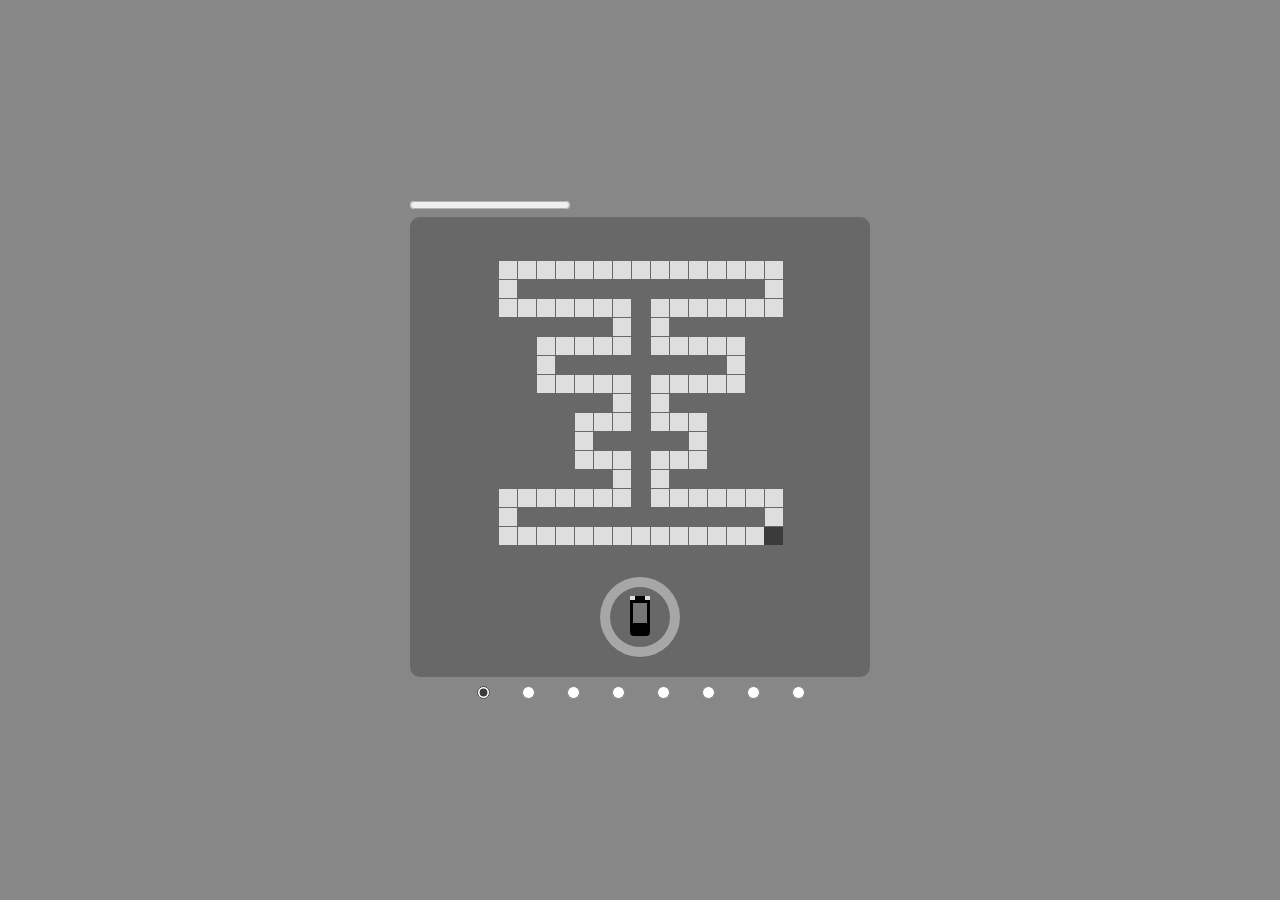
<file: res/5/fasterBill.html>
<!DOCTYPE html>
<html>
<meta name=viewport content='width=device-width'>
<style>
@keyframes entrada0{from{transform:rotateX(90deg);}to{transform:rotateX(0deg);}}
@keyframes entrada1{from{transform:rotateY(90deg);}to{transform:rotateY(0deg);}}
@keyframes entrada2{from{scale:.1;}to{scale:1;}}
@keyframes entrada3{0%{opacity:0;}40%{opacity:1;}70%{opacity:0;}100%{opacity:1;}}
@keyframes entrada4{from{margin-right:800px;transform:rotateZ(170deg);}to{margin-right:0px;transform:rotateZ(0deg);}}
@keyframes entrada5{from{margin-left:800px;transform:rotateZ(190deg);}to{margin-left:0px;transform:rotateZ(360deg);}}
@keyframes entrada6{from{scale:.3;transform:rotateZ(170deg);}to{scale:1;transform:rotateY(0deg);}}
@keyframes entrada7{from{scale:.3;transform:rotateZ(190deg);}to{scale:1;transform:rotateY(360deg);}}
</style>
<body style='overflow:hidden; background-color:#878787; margin:0px; height:100vh; display:flex; align-items:center; justify-content:center;' onKeyDown="vira(event.keyCode);" onKeyUp="para();" onhashchange="tempo=0;inicia();">
</body>
<script>
fatorx=[9,8,7,6,5,4,3,2,1,0,-1,-2,-3,-4,-5,-6,-7,-8,-9,-8,-7,-6,-5,-4,-3,-2,-1,0,1,2,3,4,5,6,7,8];
fatory=[0,-1,-2,-3,-4,-5,-6,-7,-8,-9,-8,-7,-6,-5,-4,-3,-2,-1,0,1,2,3,4,5,6,7,8,9,8,7,6,5,4,3,2,1];
pistas=[
[[0,0,0,0,0,0,0,0,0,0,0,0,0,0,0,0,0,0,0,0,0,0,0],[0,0,0,0,2,3,3,3,3,3,3,3,3,3,3,3,3,3,3,0,0,0,0],[0,0,0,0,2,0,0,0,0,0,0,0,0,0,0,0,0,0,1,0,0,0,0],[0,0,0,0,4,4,4,4,4,4,2,0,4,4,4,4,4,4,1,0,0,0,0],[0,0,0,0,0,0,0,0,0,0,2,0,1,0,0,0,0,0,0,0,0,0,0],[0,0,0,0,0,0,2,3,3,3,3,0,1,3,3,3,3,0,0,0,0,0,0],[0,0,0,0,0,0,2,0,0,0,0,0,0,0,0,0,1,0,0,0,0,0,0],[0,0,0,0,0,0,4,4,4,4,2,0,4,4,4,4,1,0,0,0,0,0,0],[0,0,0,0,0,0,0,0,0,0,2,0,1,0,0,0,0,0,0,0,0,0,0],[0,0,0,0,0,0,0,0,2,3,3,0,1,3,3,0,0,0,0,0,0,0,0],[0,0,0,0,0,0,0,0,2,0,0,0,0,0,1,0,0,0,0,0,0,0,0],[0,0,0,0,0,0,0,0,4,4,2,0,4,4,1,0,0,0,0,0,0,0,0],[0,0,0,0,0,0,0,0,0,0,2,0,1,0,0,0,0,0,0,0,0,0,0],[0,0,0,0,2,3,3,3,3,3,3,0,1,3,3,3,3,3,3,0,0,0,0],[0,0,0,0,2,0,0,0,0,0,0,0,0,0,0,0,0,0,1,0,0,0,0],[0,0,0,0,4,4,4,4,4,4,4,4,4,4,4,4,4,4,1,0,0,0,0],[0,0,0,0,0,0,0,0,0,0,0,0,0,0,0,0,0,0,0,0,0,0,0]],
[[0,0,0,0,0,0,0,0,0,0,0,0,0,0,0,0,0,0,0,0,0,0,0],[4,4,4,4,4,4,4,4,4,4,4,4,2,0,0,0,4,4,4,4,4,2,0],[1,0,0,0,0,0,0,0,0,0,0,0,2,0,0,0,1,0,0,0,0,2,0],[1,0,2,3,3,3,3,3,3,3,3,0,2,0,0,0,1,0,2,3,3,3,0],[1,0,2,0,0,0,0,0,0,0,1,0,2,0,0,0,1,0,2,0,0,0,0],[1,0,2,0,4,4,2,0,0,0,1,0,2,0,0,0,1,0,4,4,4,4,2],[1,0,2,0,1,0,2,0,0,0,1,0,2,0,0,0,1,0,0,0,0,0,2],[1,0,2,0,1,0,2,0,0,0,1,3,3,0,0,0,1,3,3,3,3,0,2],[1,0,2,0,1,0,2,0,0,0,0,0,0,0,0,0,0,0,0,0,1,0,2],[1,0,2,0,1,0,4,4,4,4,4,4,4,4,4,4,4,4,4,4,1,0,2],[1,0,2,0,1,0,0,0,0,0,0,0,0,0,0,0,0,0,0,0,0,0,2],[1,0,2,0,1,3,3,3,3,0,2,3,3,0,2,3,3,3,3,3,3,3,3],[1,0,2,0,0,0,0,0,1,0,2,0,1,0,2,0,0,0,0,0,0,0,0],[1,0,4,4,4,4,4,4,1,0,2,0,1,0,2,0,0,0,0,0,0,0,0],[1,0,0,0,0,0,0,0,0,0,2,0,1,0,2,0,0,0,0,0,0,0,0],[1,3,3,3,3,3,3,3,3,3,3,0,1,3,3,0,0,0,0,0,0,0,0],[0,0,0,0,0,0,0,0,0,0,0,0,0,0,0,0,0,0,0,0,0,0,0]],
[[0,0,0,0,0,0,0,0,0,0,0,0,0,0,0,0,0,0,0,0,0,0,0],[0,0,0,0,4,4,4,4,4,4,4,4,4,4,4,4,4,4,2,0,0,0,0],[0,0,0,0,1,0,0,0,0,0,0,0,0,0,0,0,0,0,2,0,0,0,0],[0,0,0,0,1,3,3,3,3,3,3,0,2,3,3,3,3,3,3,0,0,0,0],[0,0,0,0,0,0,0,0,0,0,1,0,2,0,0,0,0,0,0,0,0,0,0],[0,0,0,0,4,4,4,4,4,4,1,0,4,4,4,4,4,4,2,0,0,0,0],[0,0,0,0,1,0,0,0,0,0,0,0,0,0,0,0,0,0,2,0,0,0,0],[0,0,0,0,1,0,2,3,3,3,3,3,3,3,3,3,3,0,2,0,0,0,0],[0,0,0,0,1,0,2,0,0,0,0,0,0,0,0,0,1,0,2,0,0,0,0],[0,0,0,0,1,0,2,0,4,4,4,4,4,4,2,0,1,0,2,0,0,0,0],[0,0,0,0,1,0,2,0,1,0,0,0,0,0,2,0,1,0,2,0,0,0,0],[0,0,0,0,1,0,2,0,1,0,2,3,3,0,2,0,1,0,2,0,0,0,0],[0,0,0,0,1,0,2,0,1,0,2,0,1,0,2,0,1,0,2,0,0,0,0],[0,0,0,0,1,3,3,0,1,3,3,0,1,0,4,4,1,0,2,0,0,0,0],[0,0,0,0,0,0,0,0,0,0,0,0,1,0,0,0,0,0,2,0,0,0,0],[0,0,0,0,0,0,0,0,0,0,0,0,1,3,3,3,3,3,3,0,0,0,0],[0,0,0,0,0,0,0,0,0,0,0,0,0,0,0,0,0,0,0,0,0,0,0]],
[[0,0,0,0,0,0,0,0,0,0,0,0,0,0,4,4,2,0,0,0,0,0,0],[0,0,0,0,0,0,0,0,0,0,0,0,0,0,1,0,2,0,0,0,0,0,0],[0,0,0,0,0,0,0,0,0,0,0,0,4,4,1,0,4,4,2,0,0,0,0],[0,0,0,0,0,0,0,0,0,0,0,0,1,0,0,0,0,0,2,0,0,0,0],[0,0,0,0,0,0,0,0,0,0,4,4,1,0,2,3,3,0,4,4,2,0,0],[0,0,0,0,0,0,0,0,0,0,1,0,0,0,2,0,1,0,0,0,2,0,0],[0,0,0,0,0,0,0,0,4,4,1,0,2,3,3,0,1,3,3,0,4,4,2],[0,0,0,0,0,0,0,0,1,0,0,0,2,0,0,0,0,0,1,0,0,0,2],[0,0,0,0,0,0,4,4,1,0,2,3,3,0,0,0,4,4,1,0,2,3,3],[0,0,0,0,0,0,1,0,0,0,2,0,0,0,0,0,1,0,0,0,2,0,0],[0,0,0,0,4,4,1,0,2,3,3,0,0,0,4,4,1,0,2,3,3,0,0],[0,0,0,0,1,0,0,0,2,0,0,0,0,0,1,0,0,0,2,0,0,0,0],[0,0,4,4,1,0,2,3,3,0,0,0,4,4,1,0,2,3,3,0,0,0,0],[0,0,1,0,0,0,2,0,0,0,0,0,1,0,0,0,2,0,0,0,0,0,0],[4,4,1,0,2,3,3,0,0,0,0,0,1,0,2,3,3,0,0,0,0,0,0],[1,0,0,0,2,0,0,0,0,0,0,0,1,0,2,0,0,0,0,0,0,0,0],[1,3,3,3,3,0,0,0,0,0,0,0,1,3,3,0,0,0,0,0,0,0,0]],
[[0,4,4,4,2,0,4,4,4,4,4,4,4,4,4,4,4,4,4,4,4,2,0],[4,1,0,0,2,0,1,0,0,0,0,0,0,0,0,0,0,0,0,0,0,4,2],[1,0,0,0,2,0,1,0,0,0,0,0,0,0,0,0,0,0,0,0,0,0,2],[1,0,0,0,2,0,1,3,3,3,3,3,3,3,3,3,3,3,3,3,0,0,2],[1,0,0,0,2,0,0,0,0,0,0,0,0,0,0,0,0,0,0,1,0,0,2],[1,0,0,0,2,0,0,0,4,4,4,4,4,4,4,4,4,2,0,1,0,0,2],[1,0,0,0,2,0,0,0,1,0,0,0,0,0,0,0,0,2,0,1,0,0,2],[1,0,0,0,2,0,0,0,1,0,2,3,3,0,0,0,0,4,4,1,0,0,2],[1,0,0,0,4,4,4,4,1,0,2,0,1,0,0,0,0,0,0,0,0,0,2],[1,0,0,0,0,0,0,0,0,0,2,0,1,0,0,0,2,3,3,3,3,0,2],[1,3,3,3,3,3,3,3,3,0,2,0,1,0,0,0,2,0,0,0,1,0,2],[0,0,0,0,0,0,0,0,1,0,2,0,1,3,3,0,2,0,0,0,1,3,3],[4,4,4,4,4,4,4,4,1,0,2,0,0,0,1,0,2,0,0,0,0,0,0],[1,0,0,0,0,0,0,0,0,0,4,4,2,0,1,0,2,0,4,4,4,4,2],[1,0,0,0,0,0,0,0,0,0,0,0,2,0,1,0,4,4,1,0,0,0,2],[1,3,0,0,0,0,0,0,0,0,0,0,2,0,1,0,0,0,0,0,0,2,3],[0,1,3,3,3,3,3,3,3,3,3,3,3,0,1,3,3,3,3,3,3,3,0]],
[[0,0,0,0,0,0,0,0,0,0,0,0,0,0,0,0,0,0,0,0,0,0,0],[0,0,0,0,0,0,0,0,0,0,0,0,0,0,0,0,0,0,0,0,0,0,0],[0,0,0,0,0,4,4,4,4,4,4,4,4,4,4,4,4,2,0,0,0,0,0],[0,0,0,0,0,1,0,0,0,0,0,0,0,0,0,0,0,2,0,0,0,0,0],[0,0,0,4,4,1,0,0,2,3,3,0,2,3,3,0,0,4,4,2,0,0,0],[0,0,0,1,0,0,0,0,2,0,1,0,2,0,1,0,0,0,0,2,0,0,0],[4,4,4,1,0,0,2,3,3,0,1,0,2,0,1,3,3,0,0,4,4,4,2],[1,0,0,0,0,0,2,0,0,0,1,0,2,0,0,0,1,0,0,0,0,0,2],[1,0,2,3,3,0,2,0,4,4,1,0,4,4,2,0,1,0,2,3,3,0,2],[1,0,2,0,1,0,2,0,1,0,0,0,0,0,2,0,1,0,2,0,1,0,2],[1,3,3,0,1,3,3,0,1,0,2,3,3,0,2,0,1,3,3,0,1,3,3],[0,0,0,0,0,0,0,0,1,0,2,0,1,0,2,0,0,0,0,0,0,0,0],[0,0,0,0,0,0,0,0,1,0,2,0,1,0,2,0,0,0,0,0,0,0,0],[0,0,0,0,0,0,0,0,1,0,2,0,1,0,2,0,0,0,0,0,0,0,0],[0,0,0,0,0,0,0,0,1,0,2,0,1,0,2,0,0,0,0,0,0,0,0],[0,0,0,0,0,0,0,0,1,0,2,0,1,0,2,0,0,0,0,0,0,0,0],[0,0,0,0,0,0,0,0,1,3,3,0,1,3,3,0,0,0,0,0,0,0,0]],
[[0,0,0,0,0,0,0,0,0,0,0,0,0,0,0,0,0,0,0,0,0,0,0],[0,0,0,0,0,0,0,0,0,0,2,3,3,0,0,0,0,0,0,0,0,0,0],[0,0,0,0,0,0,0,0,0,0,2,0,1,0,0,0,0,0,0,0,0,0,0],[0,0,0,0,0,0,0,0,2,3,3,0,1,3,3,0,0,0,0,0,0,0,0],[0,0,0,0,0,0,0,0,2,0,0,0,0,0,1,0,0,0,0,0,0,0,0],[0,0,0,0,0,0,2,3,3,0,4,4,2,0,1,3,3,0,0,0,0,0,0],[0,0,0,0,0,0,2,0,0,0,1,0,2,0,0,0,1,0,0,0,0,0,0],[0,0,0,0,2,3,3,0,4,4,1,0,4,4,4,4,1,0,0,0,0,0,0],[0,0,0,0,2,0,0,0,1,0,0,0,0,0,0,0,0,0,0,0,0,0,0],[0,0,0,0,4,4,2,0,1,3,3,0,2,3,3,3,3,0,0,0,0,0,0],[0,0,0,0,0,0,2,0,0,0,1,0,2,0,0,0,1,0,0,0,0,0,0],[0,0,0,0,0,0,4,4,2,0,1,3,3,0,4,4,1,0,0,0,0,0,0],[0,0,0,0,0,0,0,0,2,0,0,0,0,0,1,0,0,0,0,0,0,0,0],[0,0,0,0,0,0,0,0,4,4,2,0,4,4,1,0,0,0,0,0,0,0,0],[0,0,0,0,0,0,0,0,0,0,2,0,1,0,0,0,0,0,0,0,0,0,0],[0,0,0,0,0,0,0,0,0,0,4,4,1,0,0,0,0,0,0,0,0,0,0],[0,0,0,0,0,0,0,0,0,0,0,0,0,0,0,0,0,0,0,0,0,0,0]],
[[0,0,0,0,4,4,4,4,4,4,4,4,4,4,4,4,4,4,2,0,0,0,0],[0,0,0,0,1,0,0,0,0,0,0,0,0,0,0,0,0,0,2,0,0,0,0],[0,0,0,0,1,3,3,3,3,3,3,0,2,3,3,3,3,3,3,0,0,0,0],[0,0,0,0,0,0,0,0,0,0,1,0,2,0,0,0,0,0,0,0,0,0,0],[0,0,0,0,4,4,2,0,0,0,1,0,2,0,0,0,4,4,2,0,0,0,0],[0,0,0,0,1,0,2,0,0,0,1,0,2,0,0,0,1,0,2,0,0,0,0],[0,0,0,0,1,0,2,0,0,0,1,0,2,0,0,0,1,0,2,0,0,0,0],[0,0,0,0,1,0,4,4,4,4,1,0,4,4,4,4,1,0,2,0,0,0,0],[0,0,0,0,1,0,0,0,0,0,0,0,0,0,0,0,0,0,2,0,0,0,0],[0,0,0,0,1,0,2,3,3,3,3,0,2,3,3,3,3,0,2,0,0,0,0],[0,0,0,0,1,0,2,0,0,0,1,0,2,0,0,0,1,0,2,0,0,0,0],[0,0,0,0,1,0,2,0,0,0,1,0,2,0,0,0,1,0,2,0,0,0,0],[0,0,0,0,1,0,2,0,0,0,1,0,2,0,0,0,1,0,2,0,0,0,0],[0,0,0,0,1,0,2,0,4,4,1,0,4,4,2,0,1,0,2,0,0,0,0],[0,0,0,0,1,0,2,0,1,0,0,0,0,0,2,0,1,0,2,0,0,0,0],[0,0,0,0,1,0,2,0,1,3,3,3,3,3,3,0,1,0,2,0,0,0,0],[0,0,0,0,1,3,3,0,0,0,0,0,0,0,0,0,1,3,3,0,0,0,0]]
];
inicios=[[15,18],[6,0],[3,4],[16,0],[10,0],[10,0],[3,12],[2,4]];
tempo=0;
function inicia(){
	fase=parseInt(location.hash[1])-1;
	if(!(fase>0&&fase<8))fase=0;
	text="<div style='animation:entrada"+fase+" 1s;'><progress id=progress value="+parseInt(Math.min(tempo,750)/7.5)+" max=100 style='margin-bottom:4px; accent-color:#3B3B3B;'></progress><br><canvas id=canvas width=460 height=460 style='border-radius:10px;'></canvas><div id=carro style='position:relative; margin:0px auto; top:-85px; z-index:2; width:20px; height:40px; background-color:#000000; border-radius:4px;'><div style='width:10px; height:4px; background-color:#000000; border:5px solid #DEDEDE; border-top:none; border-bottom:none;'></div><div style='width:14px; height:20px; background-color:#777777; border:3px solid #000000;'></div></div><div style='text-align:center; margin-top:-38px;'>";
	for(x=0;x<8;x++)text+="&nbsp; &nbsp;<input type=radio value="+x+(fase==x?" checked":"")+" onclick=\"location.hash="+(x+1)+";\" style='accent-color:#3B3B3B;'>&nbsp; &nbsp;";
	document.body.innerHTML=text+"</div></div>";
	tempo=0;
	angulo=0;
	esq=false;
	dir=false;
	px=(inicios[fase][0]*-200)+140;
	py=(inicios[fase][1]*-200)+130;
	ctx=document.getElementById("canvas").getContext("2d");
	ctx.fillStyle="#686868";
	ctx.fillRect(0,0,460,460);
	ctx.fillStyle="#DEDEDE";
	for(x=0;x<pistas[fase].length;x++)for(y=0;y<pistas[fase][x].length;y++)if(pistas[fase][x][y]!=0)ctx.fillRect(13+(19*y),25+(19*x),18,18);
	ctx.fillStyle="#3B3B3B";
	ctx.fillRect(12+(19*inicios[fase][1]),25+(19*inicios[fase][0]),19,18);
	ctx.fillStyle="#A7A7A7";
	ctx.beginPath();
	ctx.arc(230,400,40,0,2*Math.PI);
	ctx.fill();
	ctx.fillStyle="#686868";
	ctx.beginPath();
	ctx.arc(230,400,30,0,2*Math.PI);
	ctx.fill();
}
if(document.body.clientWidth>600)inicia();
else alert("Jogo de Computador");
function vira(k){
	if(k==37||k==65)esq=true;
	if(k==39||k==68)dir=true;
	if(tempo==0){
		move();
		document.getElementById('carro').style.top="-230px";
	}
}
function para(){
	esq=false;
	dir=false;
}
function move(){
	ctx.fillStyle="#686868";
	ctx.fillRect(-100,-100,660,660);
	if(esq)angulo=(angulo+35)%36;
	if(dir)angulo=(angulo+1)%36;
	ctx.translate(230,230);
	if(esq)ctx.rotate(Math.PI/18);
	if(dir)ctx.rotate(-Math.PI/18);
	ctx.translate(-230,-230);
	for(x=0;x<pistas[fase].length;x++)for(y=0;y<pistas[fase][x].length;y++)if(pistas[fase][x][y]!=0){
		ctx.fillStyle="#818181";
		ctx.fillRect((200*y)+py,(200*x)+px,200,200);
		ctx.fillStyle="#B7B7B7";
		ctx.beginPath();
		if(pistas[fase][x][y]==1){
			ctx.moveTo((200*y)+80+py,(200*x)+150+px);
			ctx.lineTo((200*y)+120+py,(200*x)+150+px);
			ctx.lineTo((200*y)+120+py,(200*x)+100+px);
			ctx.lineTo((200*y)+150+py,(200*x)+100+px);
			ctx.lineTo((200*y)+100+py,(200*x)+50+px);
			ctx.lineTo((200*y)+50+py,(200*x)+100+px);
			ctx.lineTo((200*y)+80+py,(200*x)+100+px);
		}
		if(pistas[fase][x][y]==2){
			ctx.moveTo((200*y)+80+py,(200*x)+50+px);
			ctx.lineTo((200*y)+120+py,(200*x)+50+px);
			ctx.lineTo((200*y)+120+py,(200*x)+100+px);
			ctx.lineTo((200*y)+150+py,(200*x)+100+px);
			ctx.lineTo((200*y)+100+py,(200*x)+150+px);
			ctx.lineTo((200*y)+50+py,(200*x)+100+px);
			ctx.lineTo((200*y)+80+py,(200*x)+100+px);
		}
		if(pistas[fase][x][y]==3){
			ctx.moveTo((200*y)+150+py,(200*x)+80+px);
			ctx.lineTo((200*y)+150+py,(200*x)+120+px);
			ctx.lineTo((200*y)+100+py,(200*x)+120+px);
			ctx.lineTo((200*y)+100+py,(200*x)+150+px);
			ctx.lineTo((200*y)+50+py,(200*x)+100+px);
			ctx.lineTo((200*y)+100+py,(200*x)+50+px);
			ctx.lineTo((200*y)+100+py,(200*x)+80+px);
		}
		if(pistas[fase][x][y]==4){
			ctx.moveTo((200*y)+50+py,(200*x)+80+px);
			ctx.lineTo((200*y)+50+py,(200*x)+120+px);
			ctx.lineTo((200*y)+100+py,(200*x)+120+px);
			ctx.lineTo((200*y)+100+py,(200*x)+150+px);
			ctx.lineTo((200*y)+150+py,(200*x)+100+px);
			ctx.lineTo((200*y)+100+py,(200*x)+50+px);
			ctx.lineTo((200*y)+100+py,(200*x)+80+px);
		}
		ctx.fill();
	}
	document.getElementById('progress').value=parseInt(Math.min(tempo,750)/7.5);
	lx=Math.ceil((-px+30)/200);
	ly=Math.ceil((-py+30)/200);
	if(lx>=0&&ly>=0&&lx<pistas[fase].length&&ly<pistas[fase][0].length&&pistas[fase][lx][ly]!=0){
		px+=fatorx[angulo]*3.2;
		py+=fatory[angulo]*3.2;
		setTimeout('move();',30+(parseInt((680-(tempo++))/40)));
	}
	else if(tempo>750)location.hash=fase+2;
	else inicia();
}
</script>
</html>
</file>
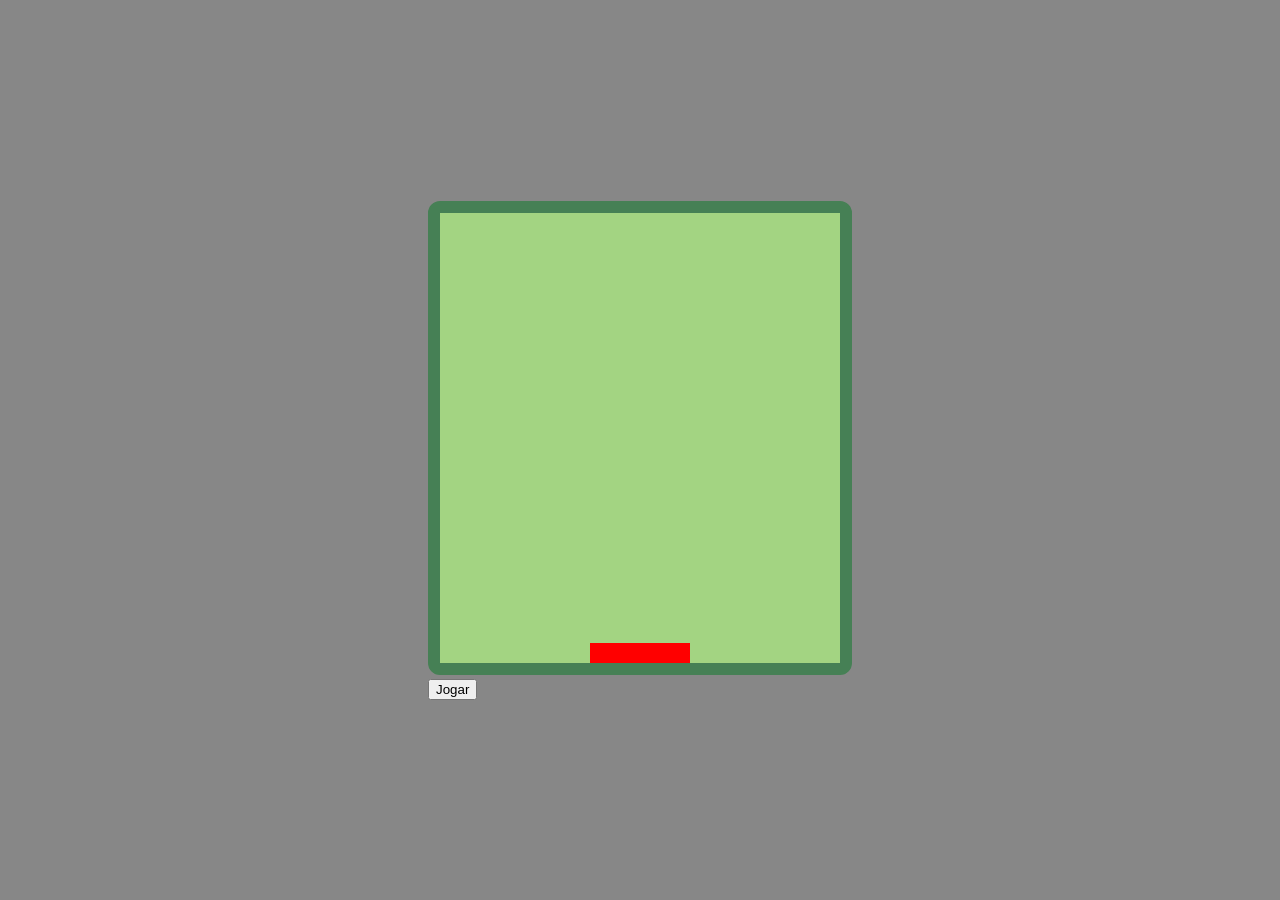
<file: res/7/breakout.html>
<!DOCTYPE html>
<html>
<meta name=viewport content='width=device-width'>
<body style='background-color:#878787; margin:0px; height:100vh; display:flex; align-items:center; justify-content:center;' onKeyDown="move(event.keyCode);">
<div>
	<canvas id="canvas" width="400" height="450" style="border:12px solid #468055; border-radius:12px;"></canvas><br>
	<input type="button" class="botao" value="Jogar" onclick="pontos=0; fase=1; inicio();">
</div>
<script>
if(document.body.clientWidth<600)alert("Jogo de Computador");
canvas=document.getElementById("canvas").getContext("2d");
x=20,y=200;
dx=2,dy=2;
tamanho=10;
vivo=false;
barrax=150;
fase=1;
pontos=0;
function inicio(){
	dx=2,dy=3;
	x=20,y=200;
	vivo=true;
	barrax=150;
	bloco=[];
	for(c=0;c<fase;c++)
		for(j=0;j<5;j++)
			for(i=0;i<8;i++)
				bloco.push({x:i*50,y:j*20,cor:c,vivo:true});
}
function anda(){
	canvas.fillStyle="#a3d482";
	canvas.fillRect(0,0,400,450);
	canvas.fillStyle="#FF0000";
	canvas.fillRect(barrax,430,100,20);
	if(vivo){
		for(var i=0;i<bloco.length;i++){
			if(bloco[i].vivo){
				switch(bloco[i].cor){
					case 0: canvas.fillStyle="#0000ff"; break;
					case 1: canvas.fillStyle="#00ff00"; break;
					case 2: canvas.fillStyle="#ff0000"; break;
					case 3: canvas.fillStyle="#00ffff"; break;
					case 4: canvas.fillStyle="#ff00ff"; break;
					case 5: canvas.fillStyle="#ffff00"; break;
					case 6: canvas.fillStyle="#e1e1e1"; break;
					case 7: canvas.fillStyle="#cccccc"; break;
					case 8: canvas.fillStyle="#999999"; break;
					case 9: canvas.fillStyle="#666666"; break;
					default: canvas.fillStyle="#333333"; break;
				}
				canvas.fillRect(bloco[i].x,bloco[i].y,50,20);
			}
		}
        for(i=bloco.length-1;i>=0;i--){
			if(bloco[i].vivo){
				dif=y-bloco[i].y-tamanho;
				if((dy<0&&(dif>0&&dif<20))||(dy>0&&(dif<=0&&dif>-20))){
					if(x>bloco[i].x&&x<bloco[i].x+50){
						dy=dy*-1;
						bloco[i].vivo=false;
						pontos++;
					}
				}
			}
		}
		x+=dx;
		y+=dy;
		if(y>=430-tamanho){
			dif=x-barrax;
			if(dif>-10&&dif<110){
				dy=dy*-1;
				if(dif>=-10&&dif<15)dx=-3;
				if(dif>=15&&dif<50)dx=-2;
				if(dif>=50&&dif<85)dx=2;
				if(dif>=85&&dif<110)dx=3;
				y=430-tamanho;
			}
		}
		if(y>=450-tamanho){
			vivo=false;
			pontos=0;
		}
		if(y<=0+tamanho){
			dy=dy*-1;
			y=tamanho;
		}
		if(x>=400-tamanho)dx=dx*-1;
		if(x<=0+tamanho)dx=dx*-1;
		canvas.fillStyle="#385082";
		canvas.beginPath();
		canvas.arc(x,y,tamanho,0,Math.PI*2,false);
		canvas.fill();
		fim=true;
		for(j=0;j<bloco.length;j++)
			if(bloco[j].vivo)
				fim=false;
        if(fim){
			fase++;
			inicio();
		}
	}
}
function move(e){
	if(e==37)barrax-=40;
	if(barrax<0)barrax=0;
	if(e==39)barrax+=40;
	if(barrax>300)barrax=300;
}
setInterval('anda()',10);
</script>
</body>
</html>
</file>
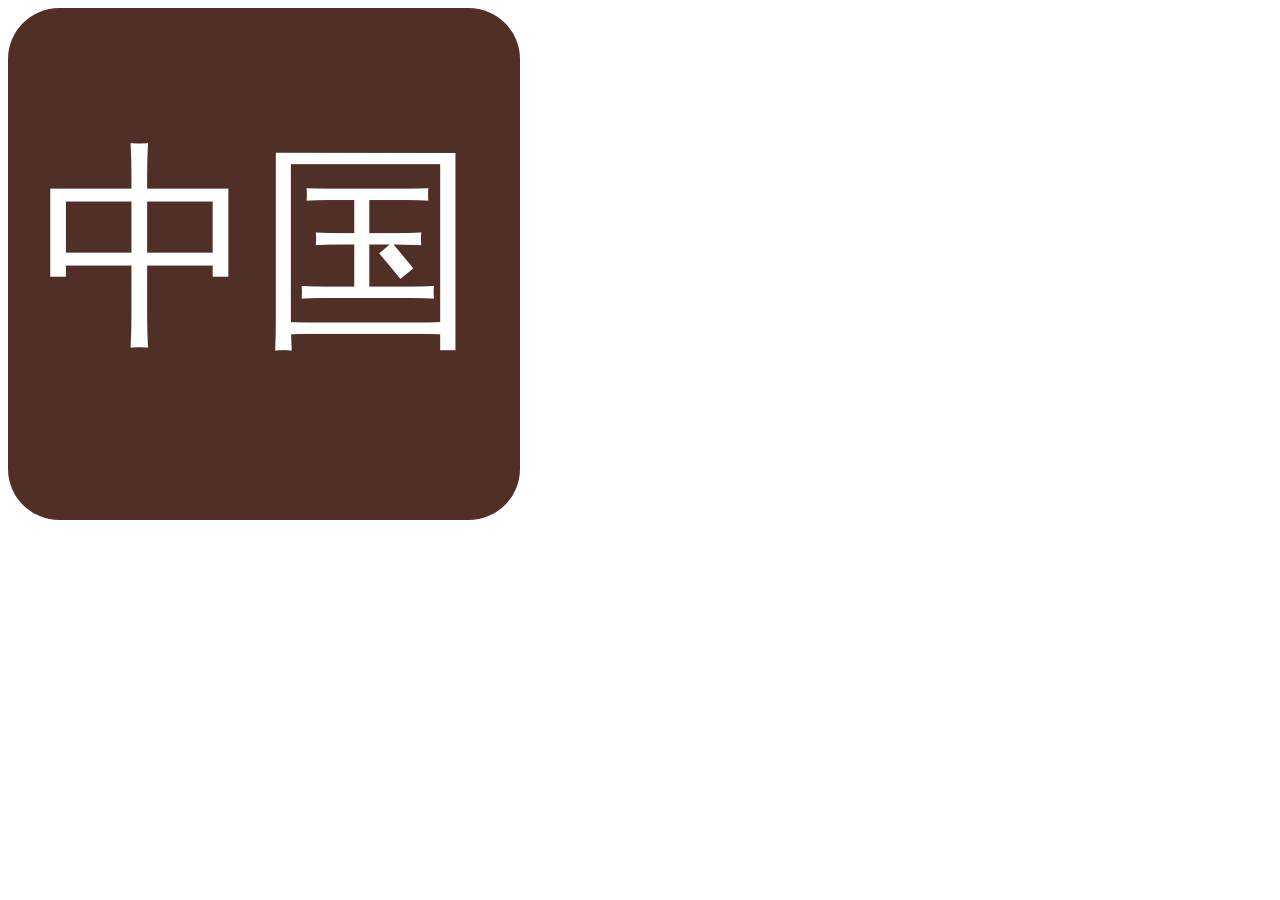
<file: res/18/quiz-china/icones.html>
<body style='background-color:#ffffff;'>
<div style="background-color:#4f2f26; color:#ffffff; width:512px; height:512px; border-radius:10%;">
	<div style='font-size:220px; padding-top:94px; margin-left:30px;'>中国</div>
</div>
</body>
</file>
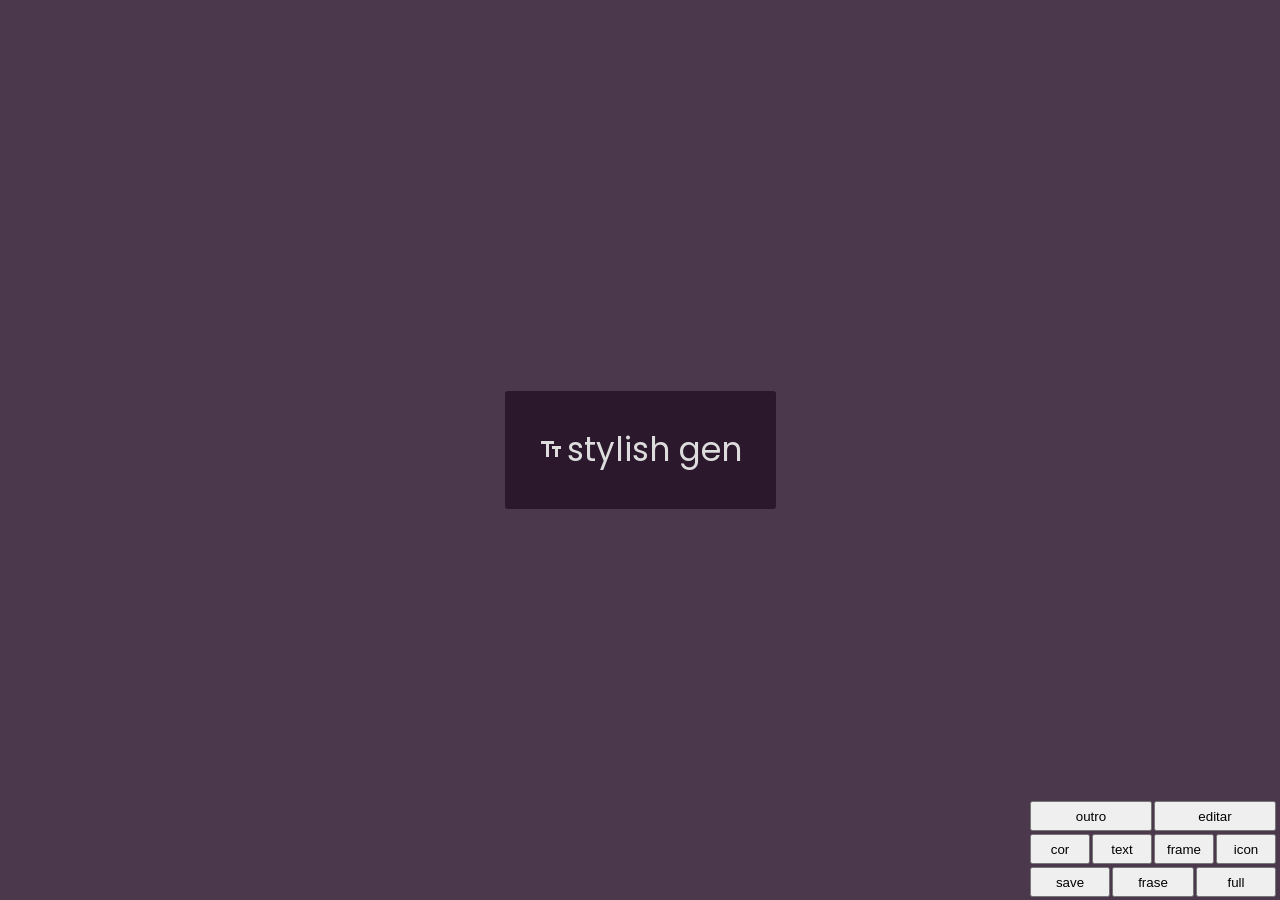
<file: res/6/stylish-gen/logo.html>
<!doctype html>
<html>

<head>
	<title>Stylish Gen</title>
	<meta charset="UTF-8">
	<meta name="viewport" content="width=device-width">
	<link rel="stylesheet" href="style.css">
	<link rel="manifest" href="./manifest.json">
</head>

<body></body>

<script src="js/cores.js"></script>
<script src="js/logo.js"></script>

<script>
if("serviceWorker" in navigator){
	window.addEventListener("load",()=>{
		navigator.serviceWorker.register("./pwa-config/serviceworker.js")
		.then(()=>console.log("Registro Ok!"))
		.catch((err)=>console.log(err));
	});
}
</script>

</html>
</file>
<file: prism.css>
/* PrismJS 1.30.0
https://prismjs.com/download#themes=prism-twilight&languages=markup+css+clike+javascript+c+java+js-extras+js-templates+kotlin+markup-templating+php+python */
code[class*=language-],pre[class*=language-]{color:#ffffff;background:0 0;font-family:Consolas,Monaco,'Andale Mono','Ubuntu Mono',monospace;font-size:1em;text-align:left;text-shadow:0 -.1em .2em #000;white-space:pre;word-spacing:normal;word-break:normal;word-wrap:normal;line-height:1.5;-moz-tab-size:4;-o-tab-size:4;tab-size:4;-webkit-hyphens:none;-moz-hyphens:none;-ms-hyphens:none;hyphens:none}:not(pre)>code[class*=language-],pre[class*=language-]{background:#141414}pre[class*=language-]{border-radius:.5em;border:none;box-shadow:1px 1px .5em #000 inset;margin:.5em 0;overflow:auto;padding:1em}pre[class*=language-]::-moz-selection{background:#27292a}pre[class*=language-]::selection{background:#27292a}code[class*=language-] ::-moz-selection,code[class*=language-]::-moz-selection,pre[class*=language-] ::-moz-selection,pre[class*=language-]::-moz-selection{text-shadow:none;background:hsla(0,0%,93%,.15)}code[class*=language-] ::selection,code[class*=language-]::selection,pre[class*=language-] ::selection,pre[class*=language-]::selection{text-shadow:none;background:hsla(0,0%,93%,.15)}:not(pre)>code[class*=language-]{border-radius:.3em;border:.13em solid #545454;box-shadow:1px 1px .3em -.1em #000 inset;padding:.15em .2em .05em;white-space:normal}.token.cdata,.token.comment,.token.doctype,.token.prolog{color:#775522}.token.punctuation{opacity:.7}.token.namespace{opacity:.7}.token.boolean,.token.deleted,.token.number,.token.tag{color:#facc15}.token.builtin,.token.constant,.token.keyword,.token.property,.token.selector,.token.symbol{color:#34a3b8}.language-css .token.string,.style .token.string,.token.attr-name,.token.attr-value,.token.char,.token.entity,.token.inserted,.token.operator,.token.string,.token.url,.token.variable{color:#539635}.token.atrule{color:#38bdf8}.token.important,.token.regex{color:#35a3e6}.token.bold,.token.important{font-weight:700}.token.italic{font-style:italic}.token.entity{cursor:help}.language-markup .token.attr-name,.language-markup .token.punctuation,.language-markup .token.tag{color:#facc15}.token{position:relative;z-index:1}.line-highlight.line-highlight{background:hsla(0,0%,33%,.25);background:linear-gradient(to right,hsla(0,0%,33%,.1) 70%,hsla(0,0%,33%,0));border-bottom:1px dashed #545454;border-top:1px dashed #545454;margin-top:.75em;z-index:0}.line-highlight.line-highlight:before,.line-highlight.line-highlight[data-end]:after{background-color:#939393;color:#b9b9b9}
</file>
<file: res/6/stylish-gen/style.css>
@font-face {
	font-family: "Architects Daughter";
	src: url(fonts/architects.ttf);
}

@font-face {
	font-family: "Montserrat";
	src: url(fonts/montserrat.ttf);
}

@font-face {
	font-family: "Poppins";
	src: url(fonts/poppins.ttf);
}

@font-face {
	font-family: "Roboto Mono";
	src: url(fonts/roboto.ttf);
}

@font-face {
	font-family: "Rubik";
	src: url(fonts/rubik.ttf);
}

@font-face {
	font-family: "Secular One";
	src: url(fonts/secular.ttf);
}

a {
	background-color: #b8b8b8;
	text-decoration: none;
	border-radius: 4px;
	padding: 7px 14px;
	color: #222222;
	border: 1px solid #555555;
	cursor: pointer;
}

body {
	background-color: #e1e1e1;
	margin: 0px;
	height: 100vh;
	display: flex;
	align-items: center;
	justify-content: center;
}

#edicao {
	background-color: #cccccc;
	border: 1px solid #777777;
	padding: 12px 10px 16px 10px;
	border-radius: 4px;
	text-align: right;
}

#nome {
	width: 200px;
	padding: 12px;
	border: 1px solid #777777;
	margin-bottom: 16px;
	background-color: #ffffff;
}

#frase {
	width: 270px;
	height: 80px;
	padding: 12px;
	margin-bottom: 10px;
	background-color: #ffffff;
}
</file>
